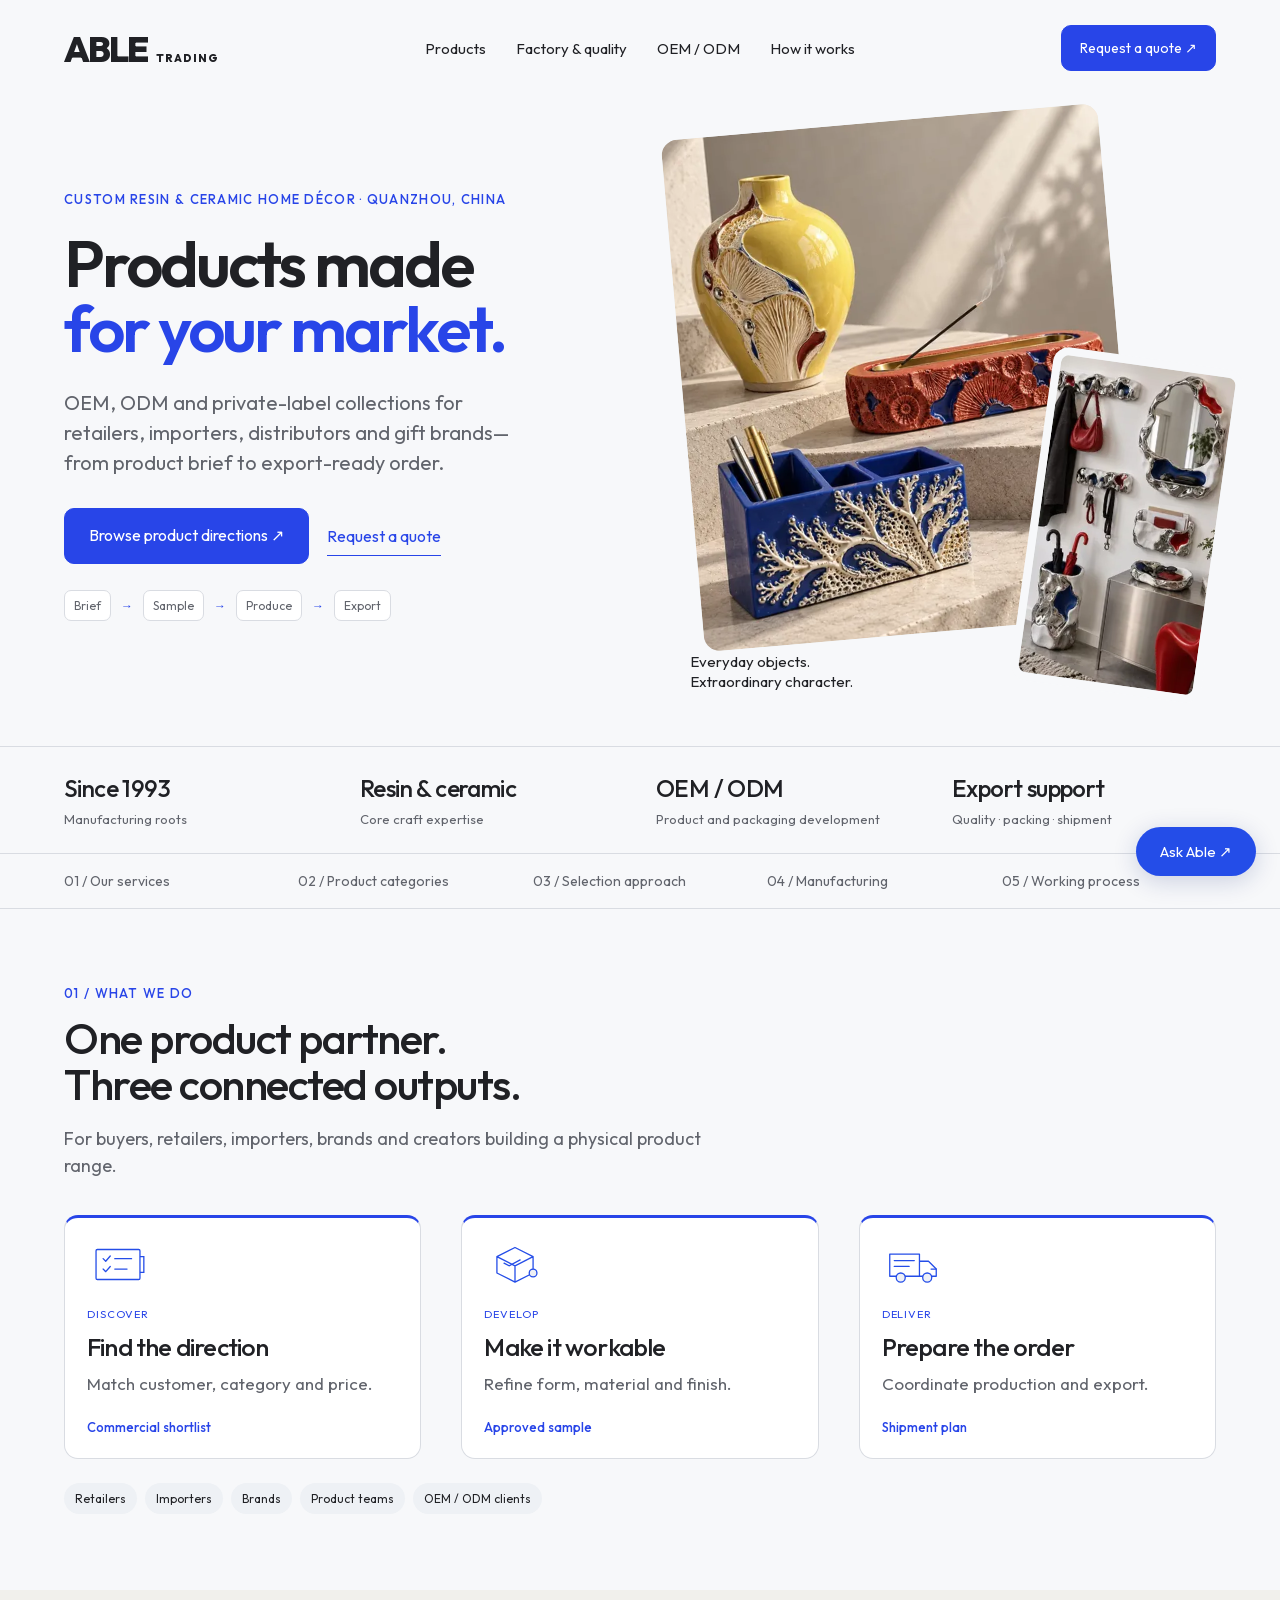
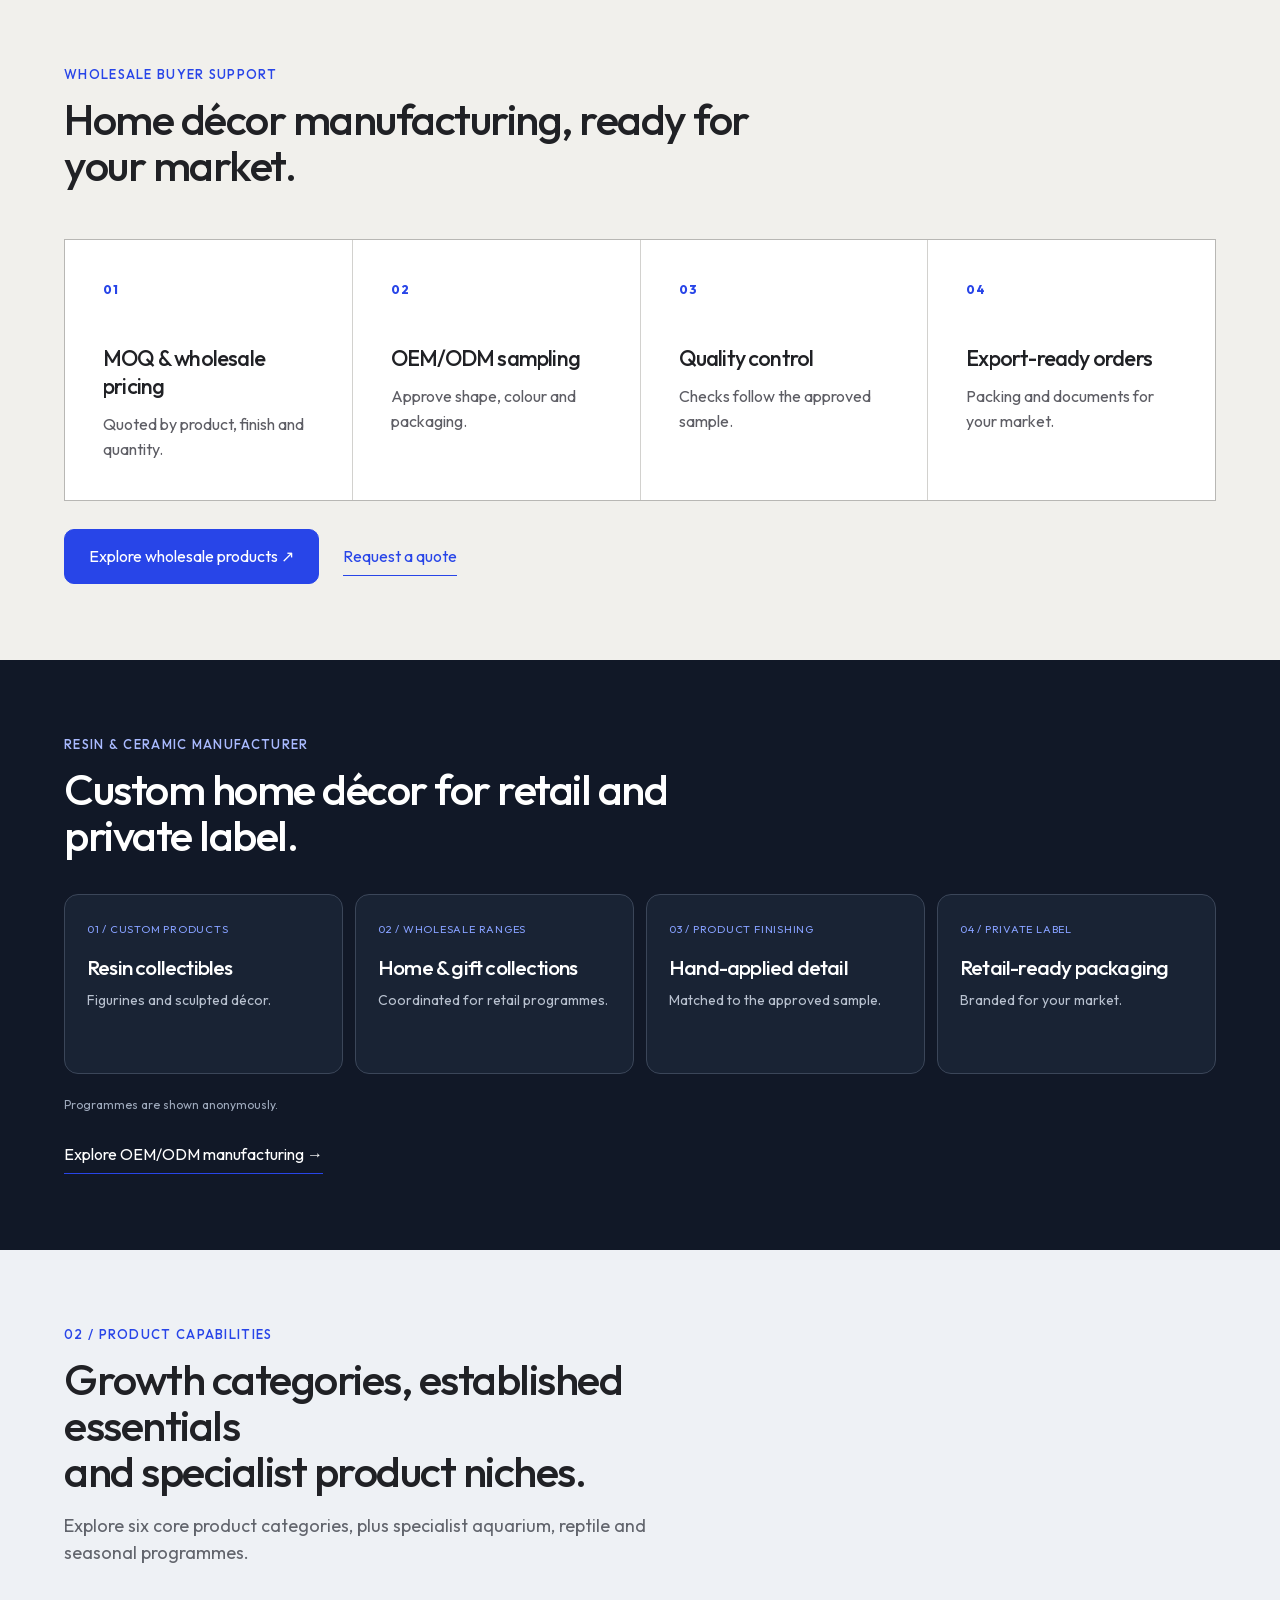
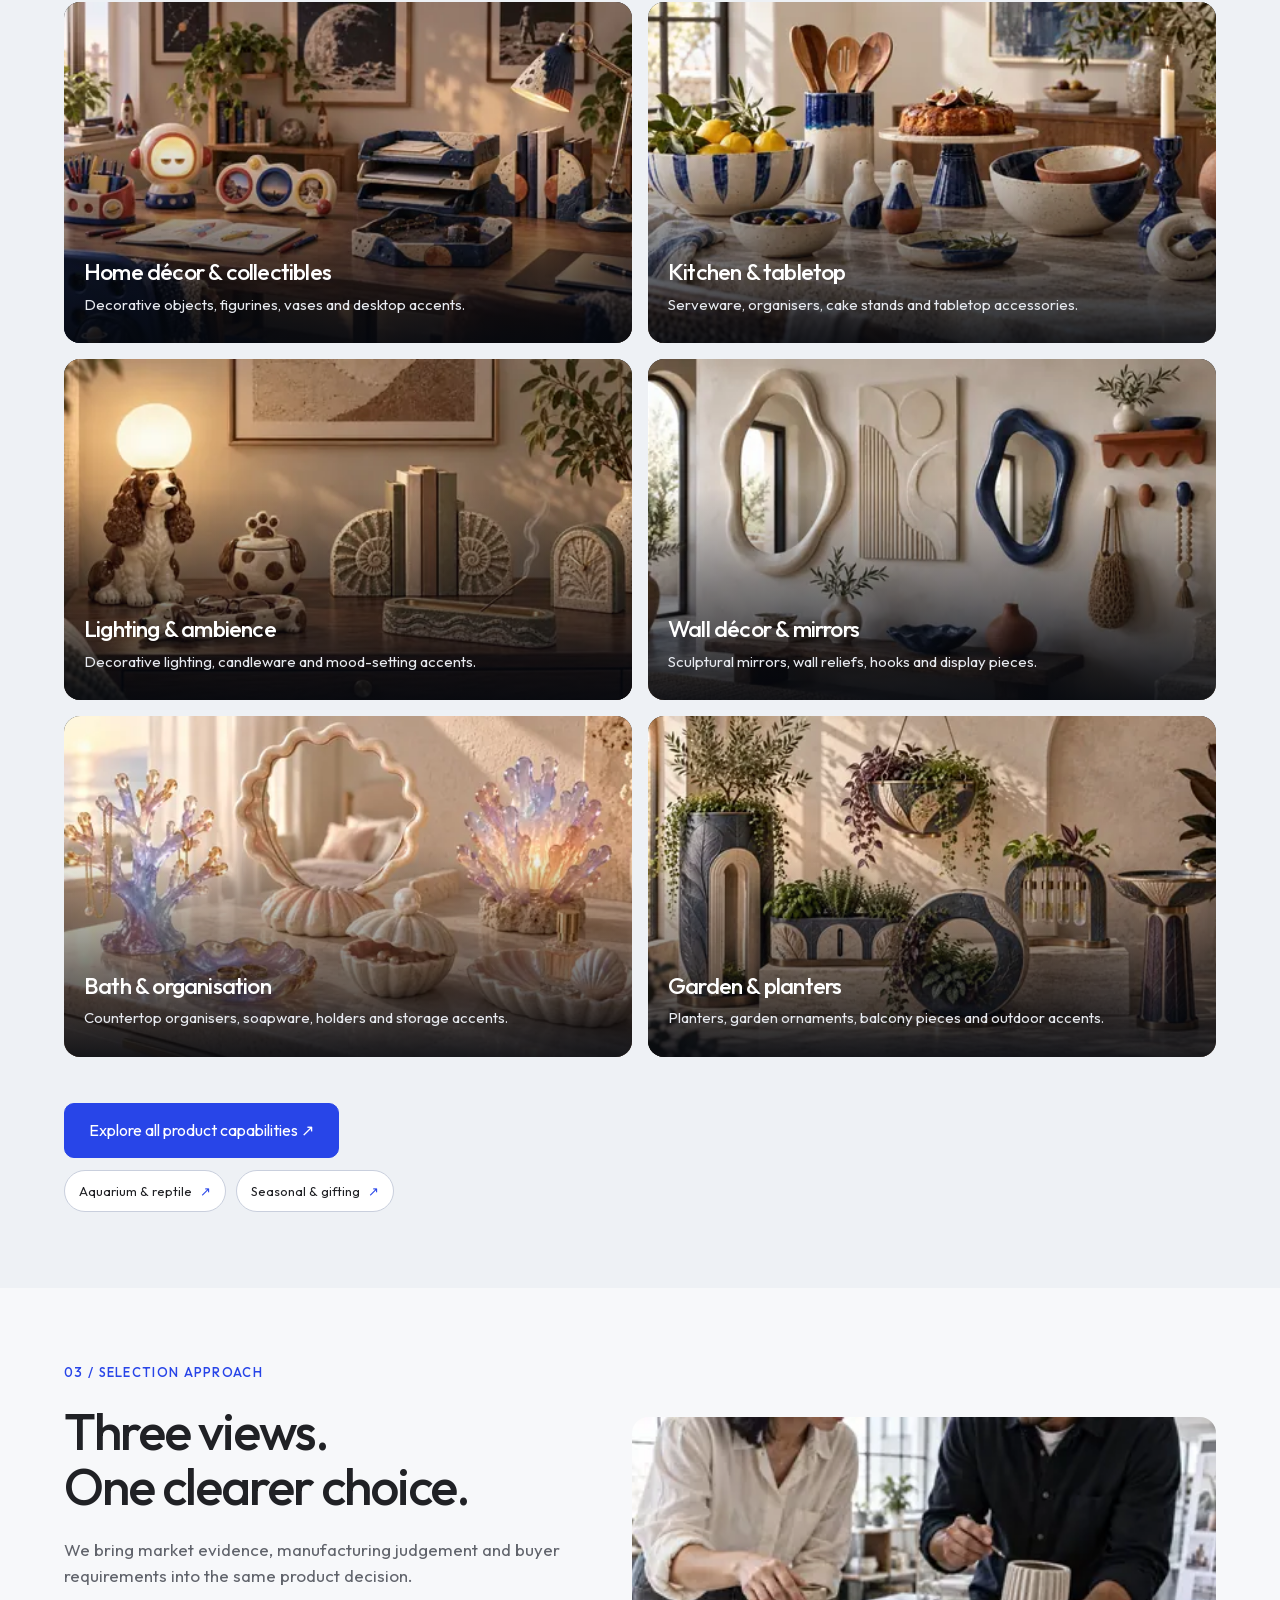
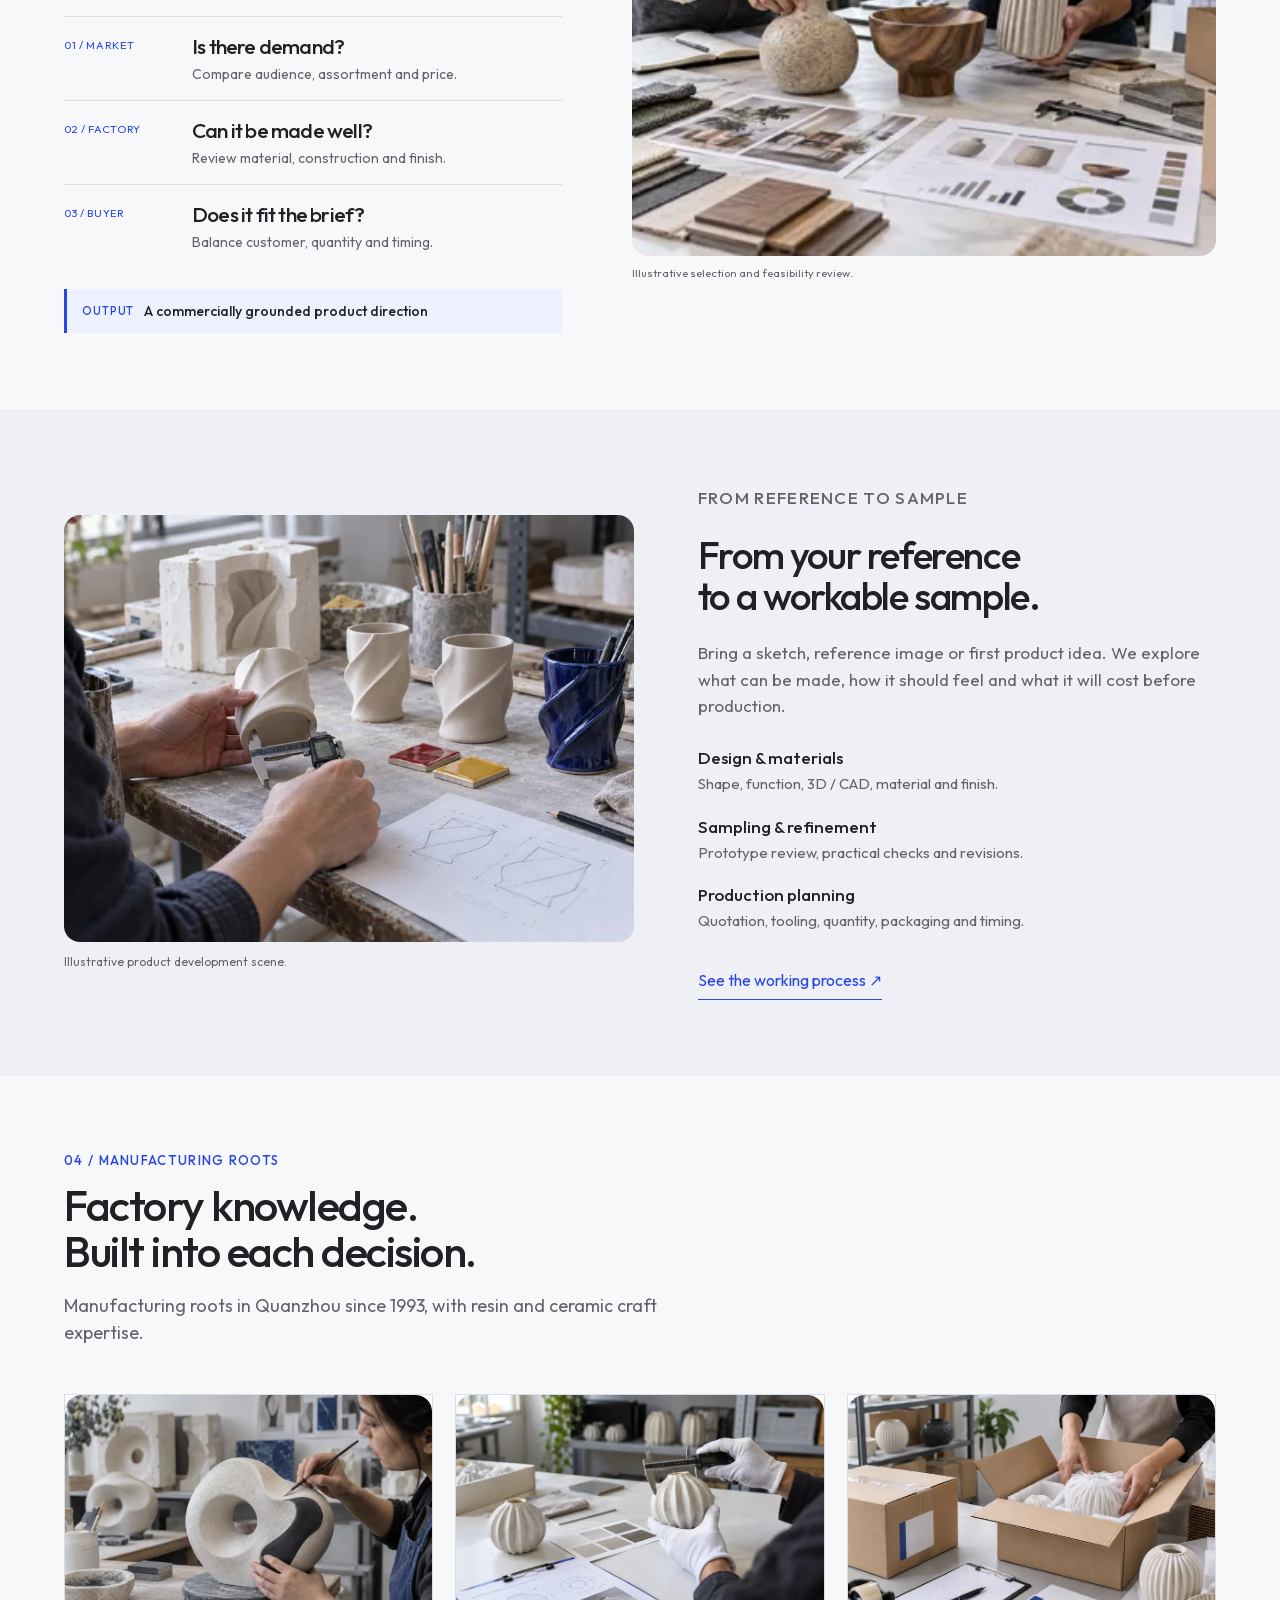
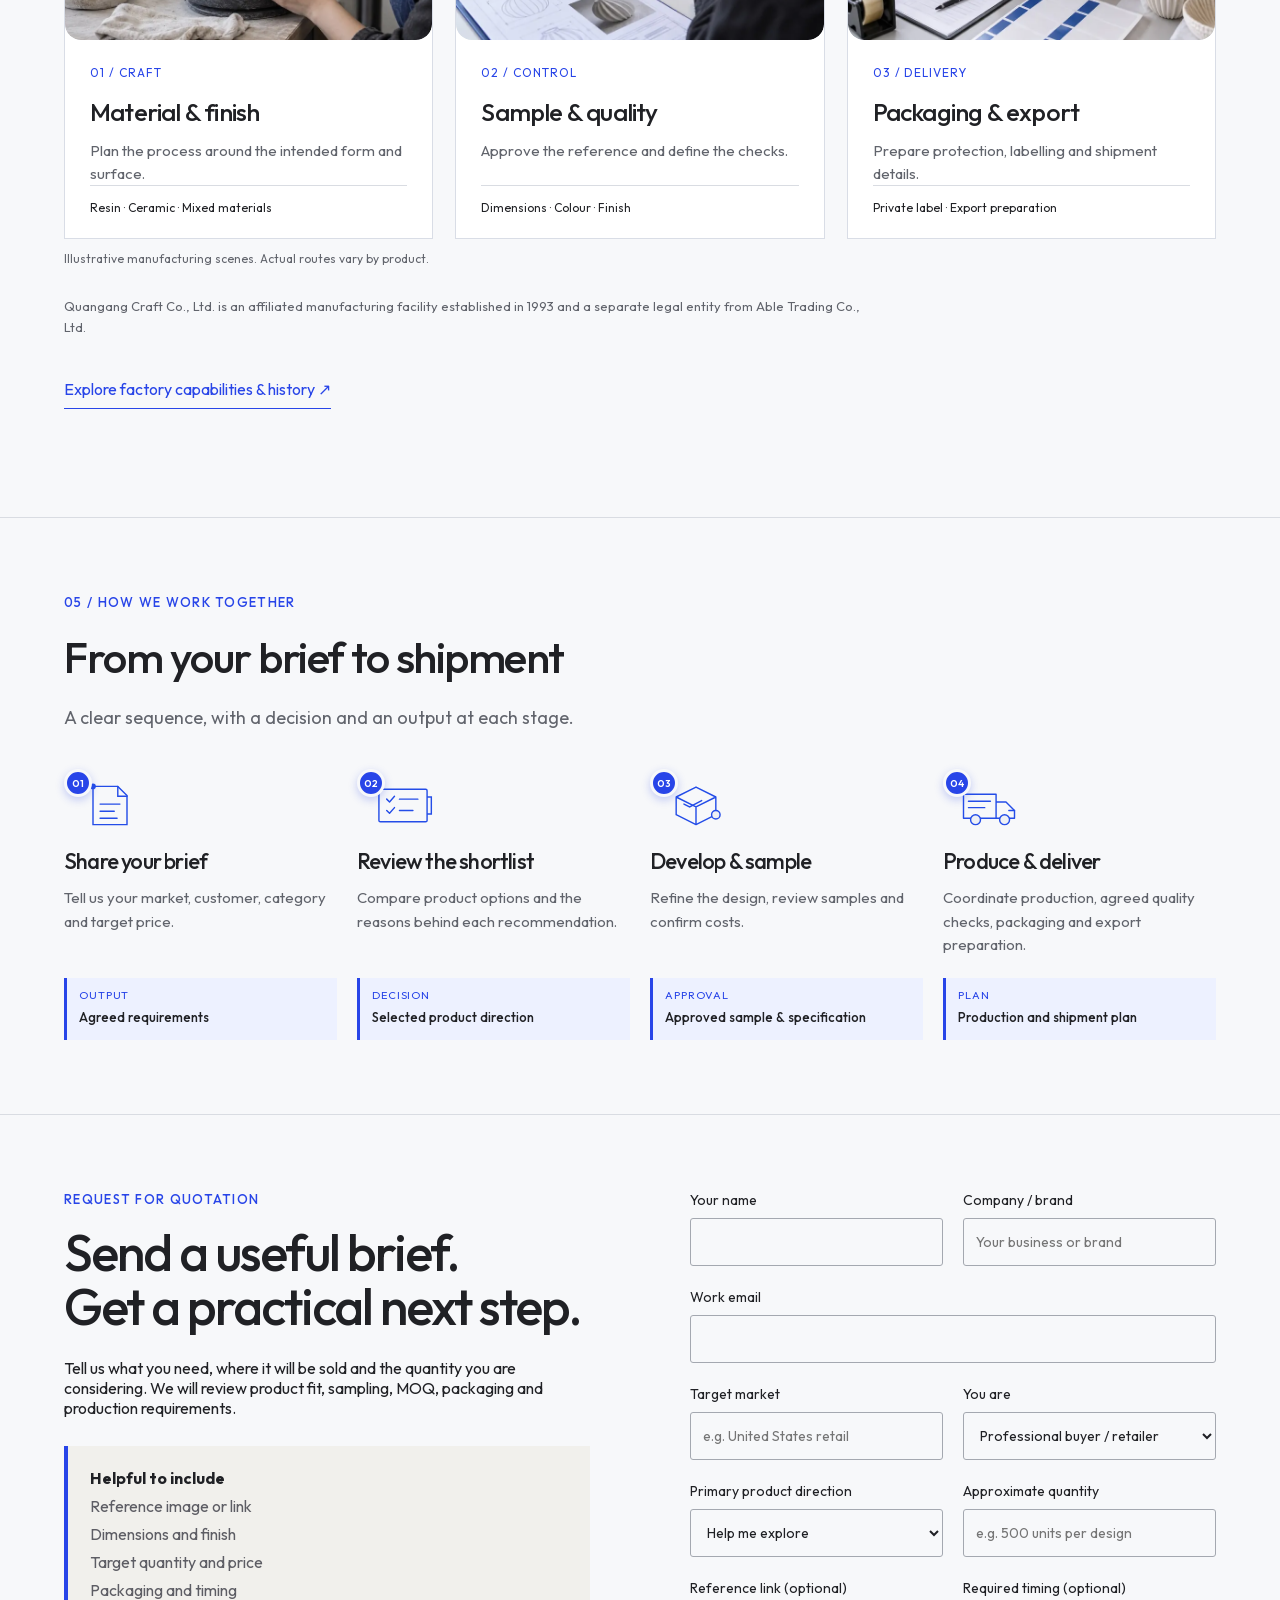
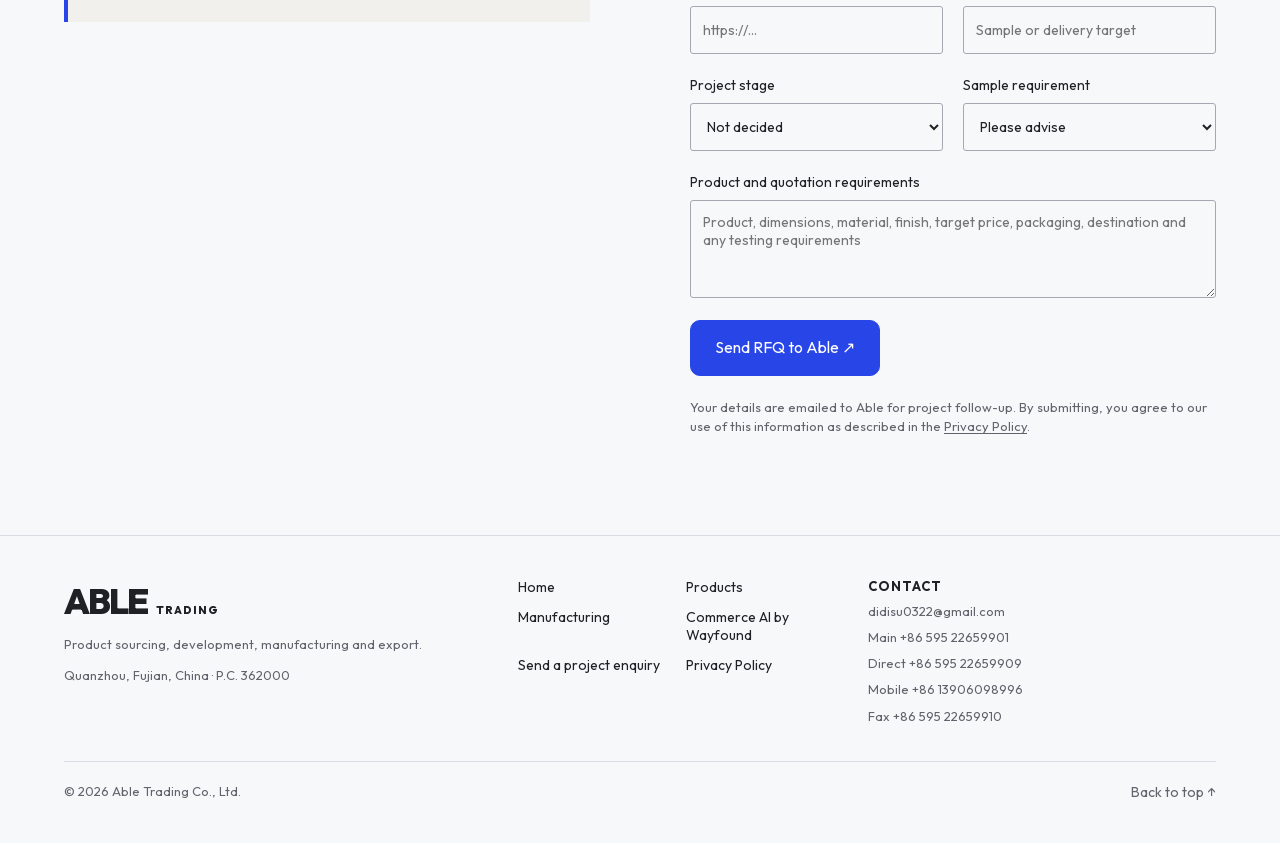
<file: index.html>
<!doctype html>
<html lang="en">
<head>
  <meta charset="utf-8"><meta name="viewport" content="width=device-width,initial-scale=1">
  <title>Custom Resin &amp; Ceramic Home Décor Manufacturer | Able Trading</title><meta name="robots" content="index,follow,max-image-preview:large">
  <meta name="description" content="OEM, ODM and private-label resin and ceramic home décor manufacturing in Quanzhou, China for retailers, importers, distributors and gift brands.">
  <!-- SEARCH_CONSOLE_VERIFICATION: add the real google-site-verification meta tag here, or use DNS verification for a Domain Property. -->
  <link rel="canonical" href="https://able-sooty.vercel.app/">
  <meta property="og:title" content="Product sourcing &amp; custom manufacturing | Able Trading">
  <meta property="og:description" content="Move from product opportunity to buyer-ready range, sampling, manufacturing and export in China.">
  <meta property="og:type" content="website"><meta property="og:url" content="https://able-sooty.vercel.app/">
  <meta property="og:image" content="https://able-sooty.vercel.app/assets/able-trading-og.jpg">
  <meta property="og:image:width" content="1200"><meta property="og:image:height" content="630">
  <meta property="og:image:alt" content="Colourful home décor and tabletop products developed by Able Trading">
  <meta name="twitter:card" content="summary_large_image">
  <meta name="twitter:title" content="Product sourcing &amp; custom manufacturing | Able Trading">
  <meta name="twitter:description" content="Move from product opportunity to buyer-ready range, sampling, manufacturing and export in China.">
  <meta name="twitter:image" content="https://able-sooty.vercel.app/assets/able-trading-og.jpg">
  <meta name="keywords" content="home decor manufacturer, kitchen tabletop supplier, lighting manufacturer, wall decor mirror supplier, bath organisation, garden planter manufacturer, aquarium ornaments, seasonal giftware, private label home accessories, China sourcing">
  <link rel="stylesheet" href="direction.css?v=evidence-3">
  <link rel="stylesheet" href="layout.css?v=manufacturing-visual-1">
  <link rel="stylesheet" href="trade.css?v=1">
  <link rel="icon" href="data:image/svg+xml,%3Csvg xmlns='http://www.w3.org/2000/svg' viewBox='0 0 32 32'%3E%3Crect width='32' height='32' fill='%232845e8'/%3E%3Ctext x='5' y='25' fill='white' font-size='26' font-family='Arial' font-weight='bold'%3EA%3C/text%3E%3C/svg%3E">
  <script src="enquiry.js?v=seo-analytics-1" defer></script>
  <script src="direction.js?v=email-1" defer></script>
  <script src="trade.js?v=1" defer></script>
<link rel="stylesheet" href="site.css?v=performance-1"><link rel="stylesheet" href="visual.css?v=performance-1"><script src="site.js?v=performance-1" defer></script><script type="application/ld+json">{"@context":"https://schema.org","@type":"ItemList","name":"Able Trading product categories","itemListElement":[{"@type":"ListItem","position":1,"name":"Home decor and collectibles"},{"@type":"ListItem","position":2,"name":"Kitchen and tabletop"},{"@type":"ListItem","position":3,"name":"Lighting and ambience"},{"@type":"ListItem","position":4,"name":"Wall decor and mirrors"},{"@type":"ListItem","position":5,"name":"Bath and organisation"},{"@type":"ListItem","position":6,"name":"Garden and planters"},{"@type":"ListItem","position":7,"name":"Aquarium and reptile"},{"@type":"ListItem","position":8,"name":"Seasonal and gifting"}]}</script><script src="analytics-config.js?v=3" defer></script><script src="analytics.js?v=3" defer></script><!-- Unified site identity and page schema --><script type="application/ld+json">{"@context":"https://schema.org","@graph":[{"@type":"Organization","@id":"https://able-sooty.vercel.app/#organization","name":"Able Trading Co., Ltd.","url":"https://able-sooty.vercel.app/","logo":{"@type":"ImageObject","url":"https://able-sooty.vercel.app/assets/able-trading-logo.svg"},"email":"didisu0322@gmail.com","address":{"@type":"PostalAddress","addressLocality":"Quanzhou","addressRegion":"Fujian","postalCode":"362000","addressCountry":"CN"},"contactPoint":[{"@type":"ContactPoint","contactType":"business enquiries","email":"didisu0322@gmail.com","telephone":"+86-595-22659901","faxNumber":"+86-595-22659910"},{"@type":"ContactPoint","contactType":"direct line","telephone":"+86-595-22659909"},{"@type":"ContactPoint","contactType":"mobile enquiries","telephone":"+86-13906098996"}]},{"@type":"WebSite","@id":"https://able-sooty.vercel.app/#website","url":"https://able-sooty.vercel.app/","name":"Able Trading | Product Sourcing, Development & Manufacturing","description":"Product sourcing, product development, resin and ceramic manufacturing, OEM/ODM and commerce support for B2B buyers.","publisher":{"@id":"https://able-sooty.vercel.app/#organization"}}]}</script></head>
<body class="home-polish">
<header class="site-header shell">
  <a class="brand" href="#top" aria-label="Able Trading home">ABLE<span>TRADING</span></a>
  <nav aria-label="Main navigation"><a href="products.html">Products</a><a href="manufacturing.html">Factory &amp; quality</a><a href="manufacturing.html#capabilities">OEM / ODM</a><a href="#process">How it works</a></nav>
  <a class="button small" href="#brief" data-analytics-id="trade_enquiry_header" data-analytics-stream="trade">Request a quote ↗</a>
</header>
<main>
  <section class="hero shell" id="top">
    <div class="hero-copy"><p class="eyebrow">Custom resin &amp; ceramic home décor · Quanzhou, China</p><h1>Products made<br><span>for your market.</span></h1><p class="hero-lead">OEM, ODM and private-label collections for retailers, importers, distributors and gift brands—from product brief to export-ready order.</p><div class="hero-actions"><a class="button" href="products.html" data-analytics-id="home_explore_products" data-analytics-stream="trade">Browse product directions ↗</a><a class="text-button" href="#brief" data-analytics-id="home_start_quote" data-analytics-stream="trade">Request a quote</a></div><div class="hero-path" aria-label="Able product journey"><span>Brief</span><i>→</i><span>Sample</span><i>→</i><span>Produce</span><i>→</i><span>Export</span></div></div>
    <div class="hero-art" aria-label="Expressive homeware product references">
      <figure class="hero-blue"><img src="assets/optimized/playful-utility.webp" width="1122" height="1402" fetchpriority="high" decoding="sync" alt="Colourful ceramic vase, incense holder and desktop organiser" srcset="assets/optimized/playful-utility-480.webp 480w, assets/optimized/playful-utility-560.webp 560w, assets/optimized/playful-utility-640.webp 640w, assets/optimized/playful-utility-800.webp 800w, assets/optimized/playful-utility.webp 1122w" sizes="(max-width: 767px) 86vw, 42vw"></figure>
      <figure class="hero-red"><img src="assets/optimized/social-tabletop.webp" width="1086" height="1448" loading="lazy" decoding="async" alt="Sculptural metallic hallway organisers, mirror, hooks and umbrella stand" srcset="assets/optimized/social-tabletop-320.webp 320w, assets/optimized/social-tabletop-480.webp 480w, assets/optimized/social-tabletop-640.webp 640w, assets/optimized/social-tabletop-800.webp 800w, assets/optimized/social-tabletop.webp 1086w" sizes="(max-width: 767px) 38vw, 18vw"></figure>
      <span class="art-caption">Everyday objects.<br>Extraordinary character.</span>
    </div>
  </section>

  <div class="heritage-strip trade-proof-strip shell" aria-label="Manufacturing and buyer support"><p><strong>Since 1993</strong><span>Manufacturing roots</span></p><p><strong>Resin &amp; ceramic</strong><span>Core craft expertise</span></p><p><strong>OEM / ODM</strong><span>Product and packaging development</span></p><p><strong>Export support</strong><span>Quality · packing · shipment</span></p></div>
  <nav class="page-route shell" aria-label="Page sections"><a href="#services">01 / Our services</a><a href="#edit">02 / Product categories</a><a href="#thinking">03 / Selection approach</a><a href="#manufacturing">04 / Manufacturing</a><a href="#process">05 / Working process</a></nav>
  <section class="section shell services" id="services">
  <div class="section-heading compact-heading"><p class="eyebrow">01 / What we do</p><h2>One product partner.<br>Three connected outputs.</h2><p>For buyers, retailers, importers, brands and creators building a physical product range.</p></div>
  <div class="service-list visual-services"><article><img src="assets/home/process/process-step-shortlist.svg" width="96" height="72" alt="" aria-hidden="true"><span>Discover</span><h3>Find the direction</h3><p>Match customer, category and price.</p><strong>Commercial shortlist</strong></article><article><img src="assets/home/process/process-step-sample.svg" width="96" height="72" alt="" aria-hidden="true"><span>Develop</span><h3>Make it workable</h3><p>Refine form, material and finish.</p><strong>Approved sample</strong></article><article><img src="assets/home/process/process-step-shipment.svg" width="96" height="72" alt="" aria-hidden="true"><span>Deliver</span><h3>Prepare the order</h3><p>Coordinate production and export.</p><strong>Shipment plan</strong></article></div>
  <div class="audience-chips" aria-label="Who we work with"><span>Retailers</span><span>Importers</span><span>Brands</span><span>Product teams</span><span>OEM / ODM clients</span></div>
</section>
<section class="section buyer-facts" id="buyer-facts"><div class="shell"><div class="section-heading compact-heading"><p class="eyebrow">Wholesale buyer support</p><h2>Home décor manufacturing, ready for your market.</h2></div><div class="buyer-fact-grid"><article><span>01</span><h3>MOQ &amp; wholesale pricing</h3><p>Quoted by product, finish and quantity.</p></article><article><span>02</span><h3>OEM/ODM sampling</h3><p>Approve shape, colour and packaging.</p></article><article><span>03</span><h3>Quality control</h3><p>Checks follow the approved sample.</p></article><article><span>04</span><h3>Export-ready orders</h3><p>Packing and documents for your market.</p></article></div><div class="buyer-fact-actions"><a class="button" href="products.html">Explore wholesale products ↗</a><a class="text-button" href="#brief">Request a quote</a></div></div></section>
<section class="section anonymous-experience" id="experience"><div class="shell"><div class="section-heading compact-heading"><p class="eyebrow">Resin &amp; ceramic manufacturer</p><h2>Custom home décor for retail and private label.</h2></div><div class="anonymous-program-grid" aria-label="Resin and ceramic home decor manufacturing capabilities"><article><span>01 / Custom products</span><h3>Resin collectibles</h3><p>Figurines and sculpted décor.</p></article><article><span>02 / Wholesale ranges</span><h3>Home &amp; gift collections</h3><p>Coordinated for retail programmes.</p></article><article><span>03 / Product finishing</span><h3>Hand-applied detail</h3><p>Matched to the approved sample.</p></article><article><span>04 / Private label</span><h3>Retail-ready packaging</h3><p>Branded for your market.</p></article></div><p class="experience-disclaimer">Programmes are shown anonymously.</p><div class="experience-actions"><a class="text-button" href="manufacturing.html" data-analytics-id="home_view_manufacturing_experience" data-analytics-stream="manufacturing">Explore OEM/ODM manufacturing →</a></div></div></section>
  <section class="section categories home-categories" id="edit"><div class="shell">
 <div class="section-heading compact-heading"><p class="eyebrow">02 / Product capabilities</p><h2>Growth categories, established essentials<br>and specialist product niches.</h2><p>Explore six core product categories, plus specialist aquarium, reptile and seasonal programmes.</p></div>
 <div class="category-grid capability-grid home-bento">
  <article class="featured"><img src="assets/optimized/categories/home.webp" width="1612" height="907" loading="lazy" decoding="async" alt="Home décor and collectible ceramic products" srcset="assets/optimized/categories/home-480.webp 480w, assets/optimized/categories/home-800.webp 800w, assets/optimized/categories/home-1200.webp 1200w, assets/optimized/categories/home.webp 1600w" sizes="(max-width: 767px) calc(100vw - 32px), 50vw"><div><h3>Home décor &amp; collectibles</h3><p>Decorative objects, figurines, vases and desktop accents.</p></div></article>
  <article class="featured"><img src="assets/optimized/categories/kitchen-tabletop.webp" width="1800" height="1013" loading="lazy" decoding="async" alt="Coordinated ceramic kitchen and tabletop collection" srcset="assets/optimized/categories/kitchen-tabletop-480.webp 480w, assets/optimized/categories/kitchen-tabletop-800.webp 800w, assets/optimized/categories/kitchen-tabletop-1200.webp 1200w, assets/optimized/categories/kitchen-tabletop.webp 1600w" sizes="(max-width: 767px) calc(100vw - 32px), 50vw"><div><h3>Kitchen &amp; tabletop</h3><p>Serveware, organisers, cake stands and tabletop accessories.</p></div></article>
  <article><img src="assets/optimized/categories/lifestyle.webp" width="1655" height="931" loading="lazy" decoding="async" alt="Decorative ceramic lighting and ambience accessories" srcset="assets/optimized/categories/lifestyle-480.webp 480w, assets/optimized/categories/lifestyle-800.webp 800w, assets/optimized/categories/lifestyle-1200.webp 1200w, assets/optimized/categories/lifestyle.webp 1600w" sizes="(max-width: 767px) calc(100vw - 32px), 50vw"><div><h3>Lighting &amp; ambience</h3><p>Decorative lighting, candleware and mood-setting accents.</p></div></article>
  <article><img src="assets/optimized/categories/wall-decor-mirrors.webp" width="1800" height="1013" loading="lazy" decoding="async" alt="Sculptural mirrors, wall relief and decorative hooks" srcset="assets/optimized/categories/wall-decor-mirrors-480.webp 480w, assets/optimized/categories/wall-decor-mirrors-800.webp 800w, assets/optimized/categories/wall-decor-mirrors-1200.webp 1200w, assets/optimized/categories/wall-decor-mirrors.webp 1600w" sizes="(max-width: 767px) calc(100vw - 32px), 50vw"><div><h3>Wall décor &amp; mirrors</h3><p>Sculptural mirrors, wall reliefs, hooks and display pieces.</p></div></article>
  <article><img src="assets/optimized/categories/bath-organisation.webp" width="1800" height="1013" loading="lazy" decoding="async" alt="Shell-inspired bathroom and jewellery organisers" srcset="assets/optimized/categories/bath-organisation-480.webp 480w, assets/optimized/categories/bath-organisation-800.webp 800w, assets/optimized/categories/bath-organisation-1200.webp 1200w, assets/optimized/categories/bath-organisation.webp 1600w" sizes="(max-width: 767px) calc(100vw - 32px), 50vw"><div><h3>Bath &amp; organisation</h3><p>Countertop organisers, soapware, holders and storage accents.</p></div></article>
  <article><img src="assets/optimized/categories/garden-optimized.webp" width="1600" height="900" loading="lazy" decoding="async" alt="Decorative garden planters and outdoor accessories" srcset="assets/optimized/categories/garden-optimized-480.webp 480w, assets/optimized/categories/garden-optimized-800.webp 800w, assets/optimized/categories/garden-optimized-1200.webp 1200w, assets/optimized/categories/garden-optimized.webp 1600w" sizes="(max-width: 767px) calc(100vw - 32px), 50vw"><div><h3>Garden &amp; planters</h3><p>Planters, garden ornaments, balcony pieces and outdoor accents.</p></div></article>
 </div><div class="section-actions home-category-actions"><a class="button" href="products.html" data-analytics-id="home_explore_categories" data-analytics-stream="trade">Explore all product capabilities ↗</a><div class="specialist-category-links" aria-label="Specialist product programmes"><a href="products.html?category=habitat#direction" data-analytics-category="habitat">Aquarium &amp; reptile</a><a href="products.html?category=seasonal#direction" data-analytics-category="seasonal">Seasonal &amp; gifting</a></div></div>
</div></section>
<section class="section shell approach home-selection" id="thinking">
 <div><p class="eyebrow">03 / Selection approach</p><h2>Three views.<br>One clearer choice.</h2><p class="selection-intro">We bring market evidence, manufacturing judgement and buyer requirements into the same product decision.</p><ol class="selection-points"><li><span>01 / Market</span><h3>Is there demand?</h3><p>Compare audience, assortment and price.</p></li><li><span>02 / Factory</span><h3>Can it be made well?</h3><p>Review material, construction and finish.</p></li><li><span>03 / Buyer</span><h3>Does it fit the brief?</h3><p>Balance customer, quantity and timing.</p></li></ol><p class="selection-output"><span>Output</span>A commercially grounded product direction</p></div>
 <figure><img src="assets/optimized/home/selection-review.webp" width="1800" height="1013" loading="lazy" decoding="async" alt="Illustrative buyer and product developer reviewing prototypes, materials and product data" srcset="assets/optimized/home/selection-review-480.webp 480w, assets/optimized/home/selection-review-800.webp 800w, assets/optimized/home/selection-review-1200.webp 1200w, assets/optimized/home/selection-review.webp 1600w" sizes="(max-width: 767px) calc(100vw - 32px), 50vw"><figcaption>Illustrative selection and feasibility review.</figcaption></figure>
</section>
<section class="section development" id="development"><div class="shell development-grid">
 <figure><img src="assets/optimized/factory-review-concept-optimized.webp" width="1400" height="1050" loading="lazy" decoding="async" alt="Illustrative ceramic concept development and sample measurement" srcset="assets/optimized/factory-review-concept-optimized-480.webp 480w, assets/optimized/factory-review-concept-optimized-800.webp 800w, assets/optimized/factory-review-concept-optimized-1200.webp 1200w, assets/optimized/factory-review-concept-optimized.webp 1400w" sizes="(max-width: 767px) calc(100vw - 32px), 50vw"><figcaption>Illustrative product development scene.</figcaption></figure>
 <div><p class="eyebrow">From reference to sample</p><h2>From your reference<br>to a workable sample.</h2><p>Bring a sketch, reference image or first product idea. We explore what can be made, how it should feel and what it will cost before production.</p><ul><li><strong>Design &amp; materials</strong><span>Shape, function, 3D / CAD, material and finish.</span></li><li><strong>Sampling &amp; refinement</strong><span>Prototype review, practical checks and revisions.</span></li><li><strong>Production planning</strong><span>Quotation, tooling, quantity, packaging and timing.</span></li></ul><a class="text-button" href="#process">See the working process ↗</a></div>
</div></section>
<section class="section shell manufacturing" id="manufacturing">
 <div class="section-heading compact-heading"><p class="eyebrow">04 / Manufacturing roots</p><h2>Factory knowledge.<br>Built into each decision.</h2><p>Manufacturing roots in Quanzhou since 1993, with resin and ceramic craft expertise.</p></div>
 <div class="manufacturing-evidence"><article class="evidence-card"><figure><img src="assets/optimized/home/manufacturing/materials-craft-manufacturing.webp" width="1200" height="800" loading="lazy" decoding="async" alt="Illustrative hand finishing of a decorative object" srcset="assets/optimized/home/manufacturing/materials-craft-manufacturing-480.webp 480w, assets/optimized/home/manufacturing/materials-craft-manufacturing-800.webp 800w, assets/optimized/home/manufacturing/materials-craft-manufacturing-1200.webp 1200w, assets/optimized/home/manufacturing/materials-craft-manufacturing.webp 1200w" sizes="(max-width: 767px) calc(100vw - 32px), 50vw"></figure><div class="evidence-copy"><span class="evidence-index">01 / Craft</span><h3>Material &amp; finish</h3><p>Plan the process around the intended form and surface.</p><small>Resin · Ceramic · Mixed materials</small></div></article><article class="evidence-card"><figure><img src="assets/optimized/home/manufacturing/production-quality-check.webp" width="1200" height="800" loading="lazy" decoding="async" alt="Illustrative product quality check against specification" srcset="assets/optimized/home/manufacturing/production-quality-check-480.webp 480w, assets/optimized/home/manufacturing/production-quality-check-800.webp 800w, assets/optimized/home/manufacturing/production-quality-check-1200.webp 1200w, assets/optimized/home/manufacturing/production-quality-check.webp 1200w" sizes="(max-width: 767px) calc(100vw - 32px), 50vw"></figure><div class="evidence-copy"><span class="evidence-index">02 / Control</span><h3>Sample &amp; quality</h3><p>Approve the reference and define the checks.</p><small>Dimensions · Colour · Finish</small></div></article><article class="evidence-card"><figure><img src="assets/optimized/home/manufacturing/packaging-export-prep.webp" width="1200" height="800" loading="lazy" decoding="async" alt="Illustrative protective packaging for export" srcset="assets/optimized/home/manufacturing/packaging-export-prep-480.webp 480w, assets/optimized/home/manufacturing/packaging-export-prep-800.webp 800w, assets/optimized/home/manufacturing/packaging-export-prep-1200.webp 1200w, assets/optimized/home/manufacturing/packaging-export-prep.webp 1200w" sizes="(max-width: 767px) calc(100vw - 32px), 50vw"></figure><div class="evidence-copy"><span class="evidence-index">03 / Delivery</span><h3>Packaging &amp; export</h3><p>Prepare protection, labelling and shipment details.</p><small>Private label · Export preparation</small></div></article></div>
 <p class="evidence-note">Illustrative manufacturing scenes. Actual routes vary by product.</p><p class="factory-relationship">Quangang Craft Co., Ltd. is an affiliated manufacturing facility established in 1993 and a separate legal entity from Able Trading Co., Ltd.</p><a class="text-button manufacturing-link" href="manufacturing.html" data-analytics-id="home_explore_factory" data-analytics-stream="manufacturing">Explore factory capabilities &amp; history ↗</a>
</section>

<section class="section shell working-process" id="process">
    <div class="section-heading"><p class="eyebrow">05 / How we work together</p><h2>From your brief to shipment</h2><p>A clear sequence, with a decision and an output at each stage.</p></div>
    <ol class="process-journey"><li><div class="process-anchor"><span>01</span></div><img src="assets/home/process/process-step-brief.svg" width="96" height="72" loading="lazy" alt="" aria-hidden="true"><div class="process-copy"><h3>Share your brief</h3><p>Tell us your market, customer, category and target price.</p><div class="process-output"><small>Output</small><strong>Agreed requirements</strong></div></div></li><li><div class="process-anchor"><span>02</span></div><img src="assets/home/process/process-step-shortlist.svg" width="96" height="72" loading="lazy" alt="" aria-hidden="true"><div class="process-copy"><h3>Review the shortlist</h3><p>Compare product options and the reasons behind each recommendation.</p><div class="process-output"><small>Decision</small><strong>Selected product direction</strong></div></div></li><li><div class="process-anchor"><span>03</span></div><img src="assets/home/process/process-step-sample.svg" width="96" height="72" loading="lazy" alt="" aria-hidden="true"><div class="process-copy"><h3>Develop &amp; sample</h3><p>Refine the design, review samples and confirm costs.</p><div class="process-output"><small>Approval</small><strong>Approved sample &amp; specification</strong></div></div></li><li><div class="process-anchor"><span>04</span></div><img src="assets/home/process/process-step-shipment.svg" width="96" height="72" loading="lazy" alt="" aria-hidden="true"><div class="process-copy"><h3>Produce &amp; deliver</h3><p>Coordinate production, agreed quality checks, packaging and export preparation.</p><div class="process-output"><small>Plan</small><strong>Production and shipment plan</strong></div></div></li></ol>
  </section>
<section class="brief section shell rfq-section" id="brief"><div><p class="eyebrow">Request for quotation</p><h2>Send a useful brief.<br>Get a practical next step.</h2><p>Tell us what you need, where it will be sold and the quantity you are considering. We will review product fit, sampling, MOQ, packaging and production requirements.</p><div class="rfq-note"><strong>Helpful to include</strong><span>Reference image or link</span><span>Dimensions and finish</span><span>Target quantity and price</span><span>Packaging and timing</span></div></div><form id="direction-form"><input type="text" name="website_confirm" tabindex="-1" autocomplete="off" hidden aria-hidden="true"><div class="form-row"><label>Your name<input name="name" required autocomplete="name"></label><label>Company / brand<input name="company" autocomplete="organization" placeholder="Your business or brand"></label></div><label>Work email<input name="email" type="email" required autocomplete="email"></label><div class="form-row"><label>Target market<input name="market" required placeholder="e.g. United States retail"></label><label>You are<select name="buyer_type"><option>Professional buyer / retailer</option><option>Supermarket / retail chain</option><option>Importer / distributor</option><option>Brand / commissioning client</option><option>Creator / first product launch</option><option>Another business</option></select></label></div><label class="quote-selection-field" hidden>Selected product directions<textarea name="selected_products" rows="2" readonly></textarea></label><div class="form-row"><label>Primary product direction<select name="direction" id="product-direction"><option>Help me explore</option><option>Home décor &amp; collectibles</option><option>Kitchen &amp; tabletop</option><option>Lighting &amp; ambience</option><option>Wall décor &amp; mirrors</option><option>Bath &amp; organisation</option><option>Garden &amp; planters</option><option>Aquarium &amp; reptile</option><option>Seasonal &amp; gifting</option><option>Another direction</option></select></label><label>Approximate quantity<input name="quantity" placeholder="e.g. 500 units per design"></label></div><div class="form-row"><label>Reference link (optional)<input name="reference_url" type="url" placeholder="https://..."></label><label>Required timing (optional)<input name="delivery_timing" placeholder="Sample or delivery target"></label></div><div class="form-row"><label>Project stage<select name="project_stage"><option value="">Not decided</option><option>Exploring ready directions</option><option>Developing a custom product</option><option>Planning a retail range</option><option>Preparing a repeat order</option></select></label><label>Sample requirement<select name="sample_requirement"><option value="">Please advise</option><option>Physical sample required</option><option>3D / rendering first</option><option>Existing item sample</option><option>No sample needed yet</option></select></label></div><label>Product and quotation requirements<textarea name="brief" required rows="4" placeholder="Product, dimensions, material, finish, target price, packaging, destination and any testing requirements"></textarea></label><button class="button" type="submit">Send RFQ to Able ↗</button><p class="form-note">Your details are emailed to Able for project follow-up. By submitting, you agree to our use of this information as described in the <a href="privacy.html">Privacy Policy</a>.</p><p id="brief-status" role="status"></p></form></section>
</main>
<footer class="site-footer shell"><div class="footer-brand"><a class="brand" href="/" aria-label="Able Trading home">ABLE<span>TRADING</span></a><p>Product sourcing, development, manufacturing and export.</p><p>Quanzhou, Fujian, China · P.C. 362000</p></div><nav aria-label="Footer navigation"><a href="/">Home</a><a href="products.html">Products</a><a href="manufacturing.html">Manufacturing</a><a href="commerce-ai.html">Commerce AI by Wayfound</a><a href="/#brief">Send a project enquiry</a><a href="privacy.html">Privacy Policy</a></nav><address class="footer-contact"><strong>Contact</strong><a href="mailto:didisu0322@gmail.com">didisu0322@gmail.com</a><a href="tel:+8659522659901">Main +86 595 22659901</a><a href="tel:+8659522659909">Direct +86 595 22659909</a><a href="tel:+8613906098996">Mobile +86 13906098996</a><span>Fax +86 595 22659910</span></address><div class="footer-meta"><p>© 2026 Able Trading Co., Ltd.</p><a href="#top">Back to top ↑</a></div></footer>
</body></html>
</file>
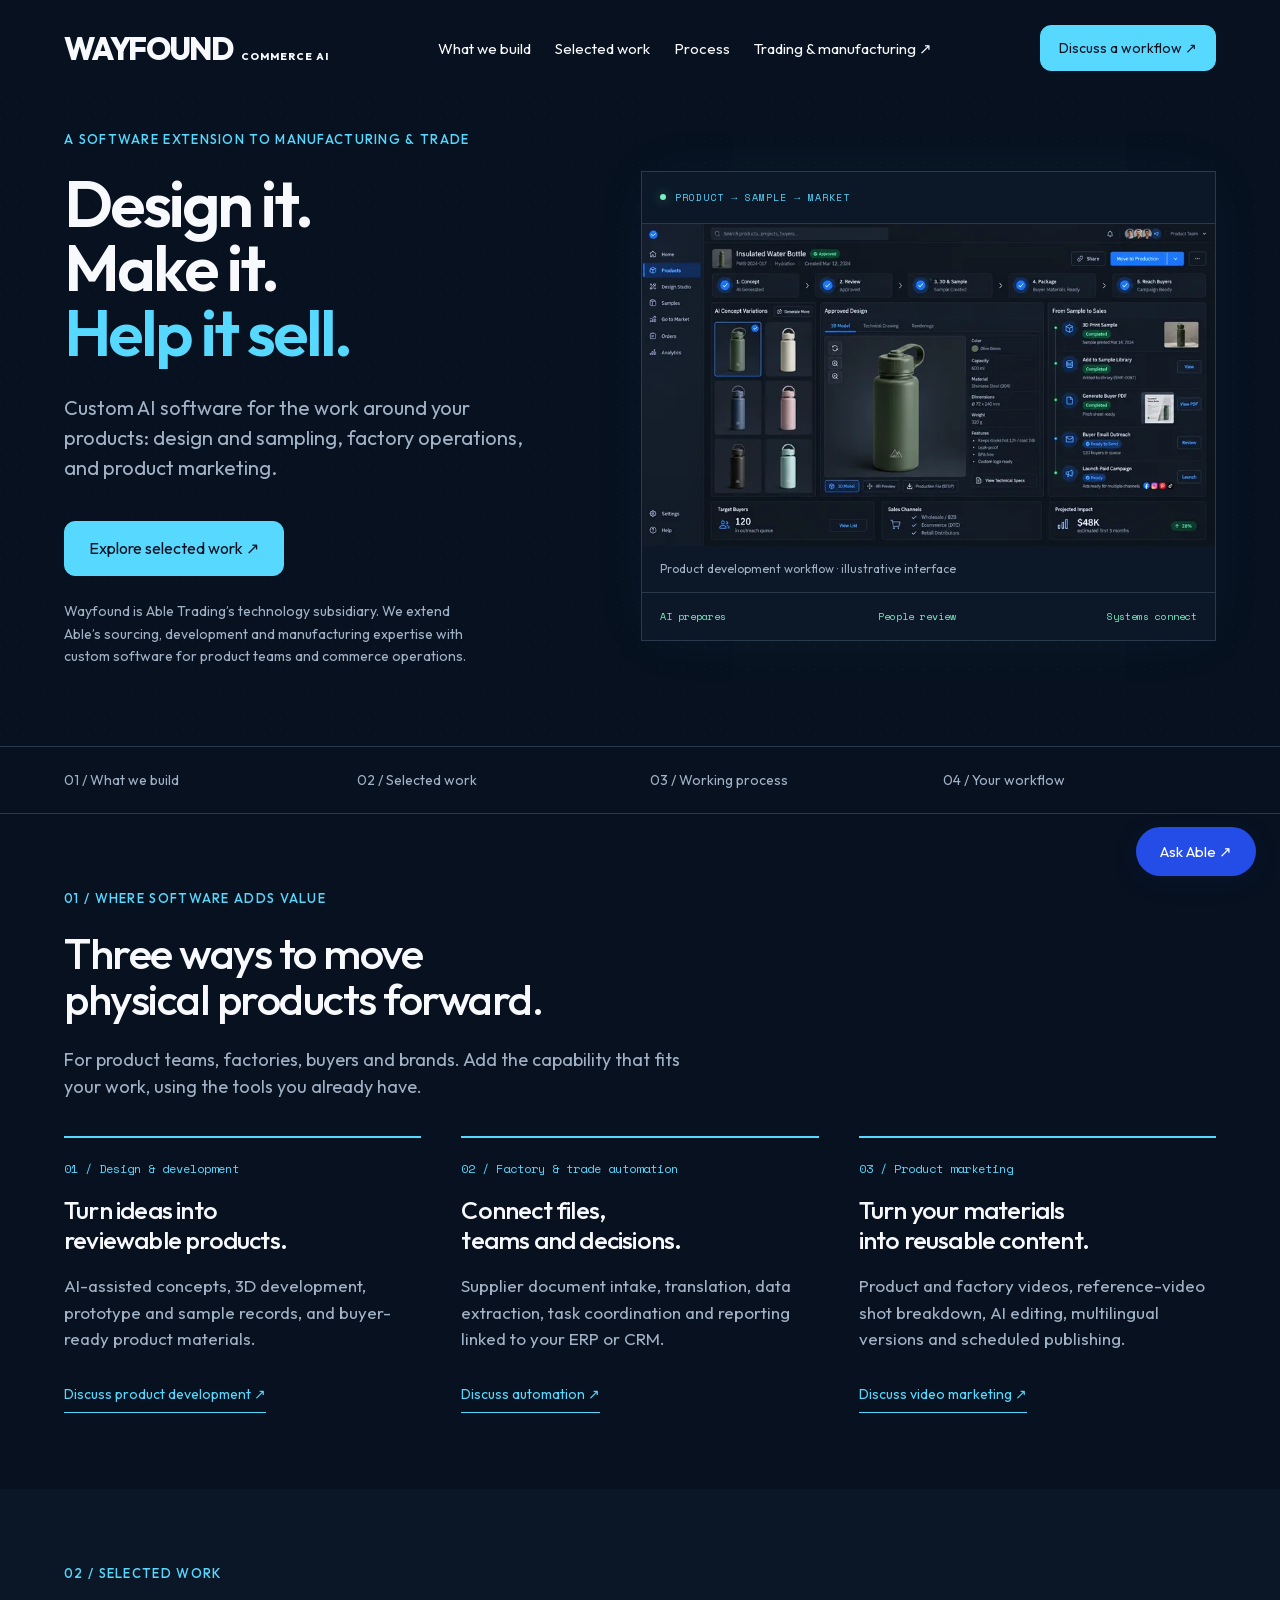
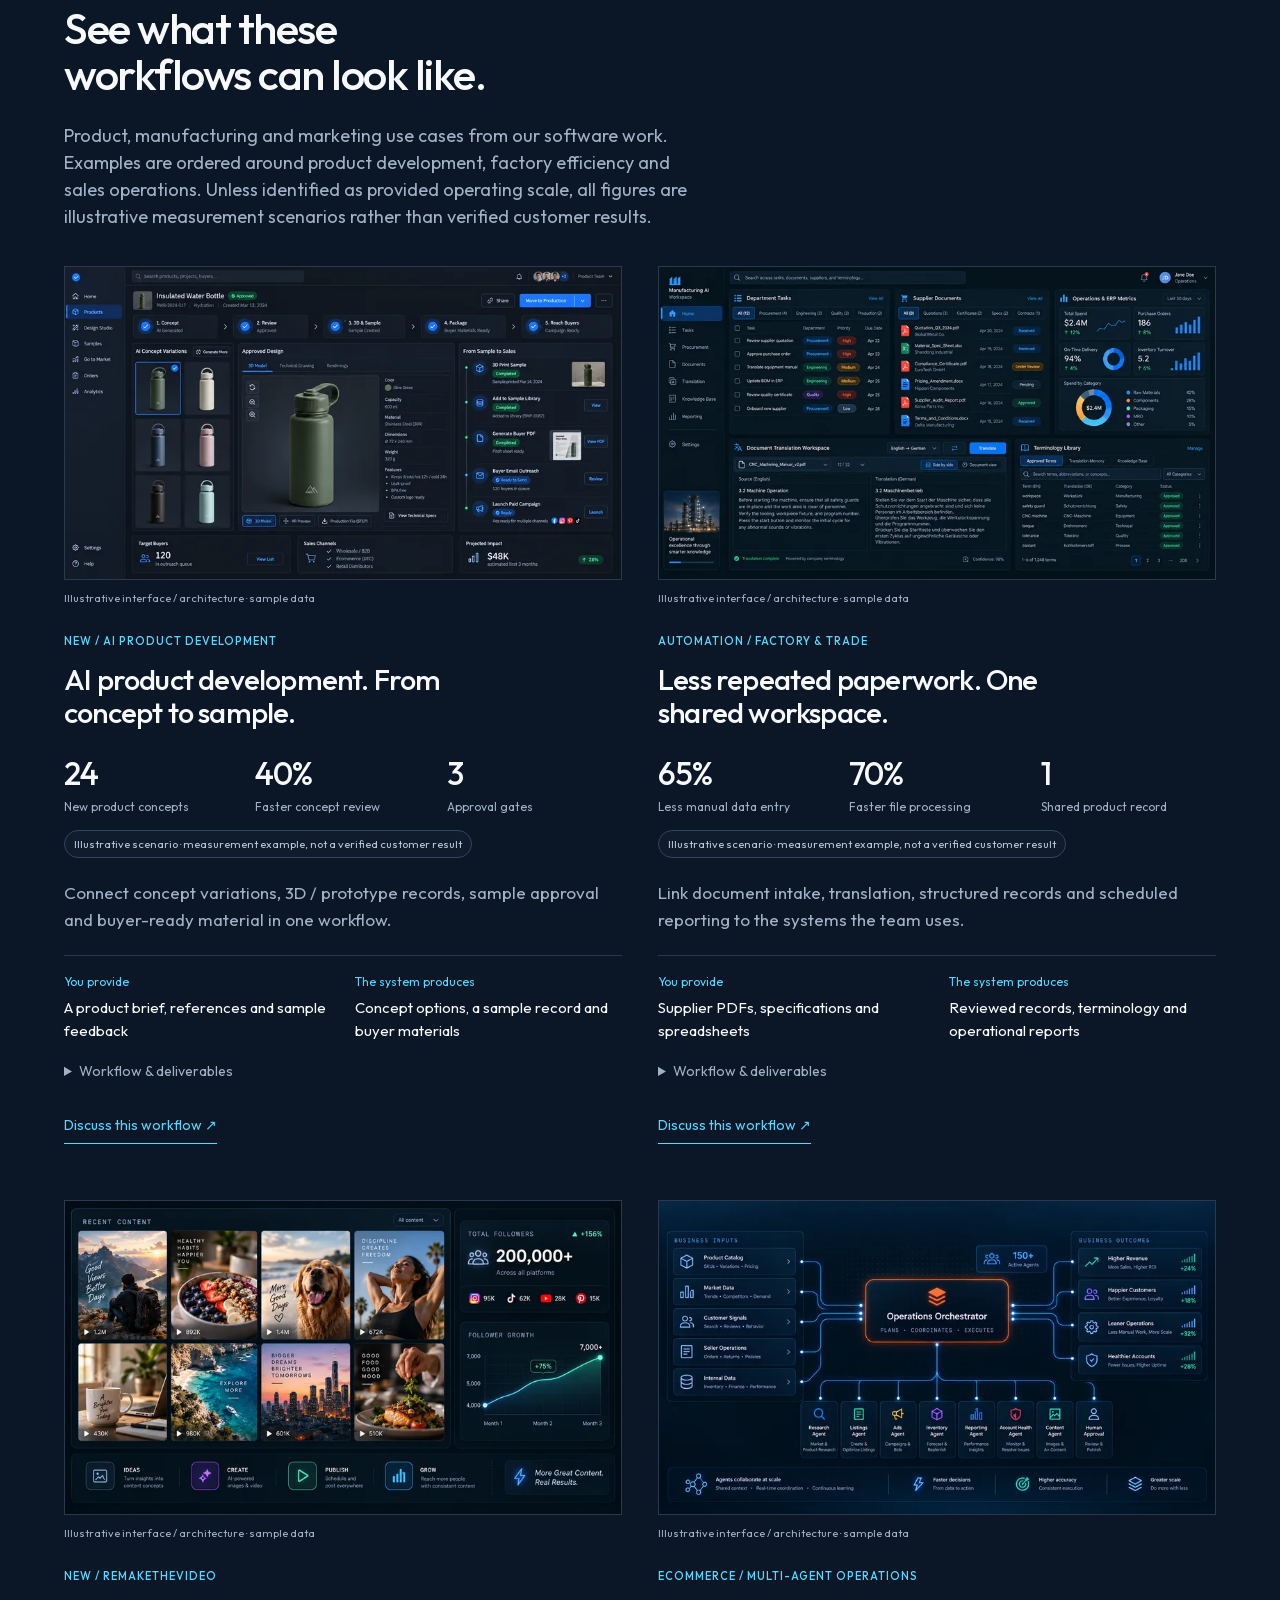
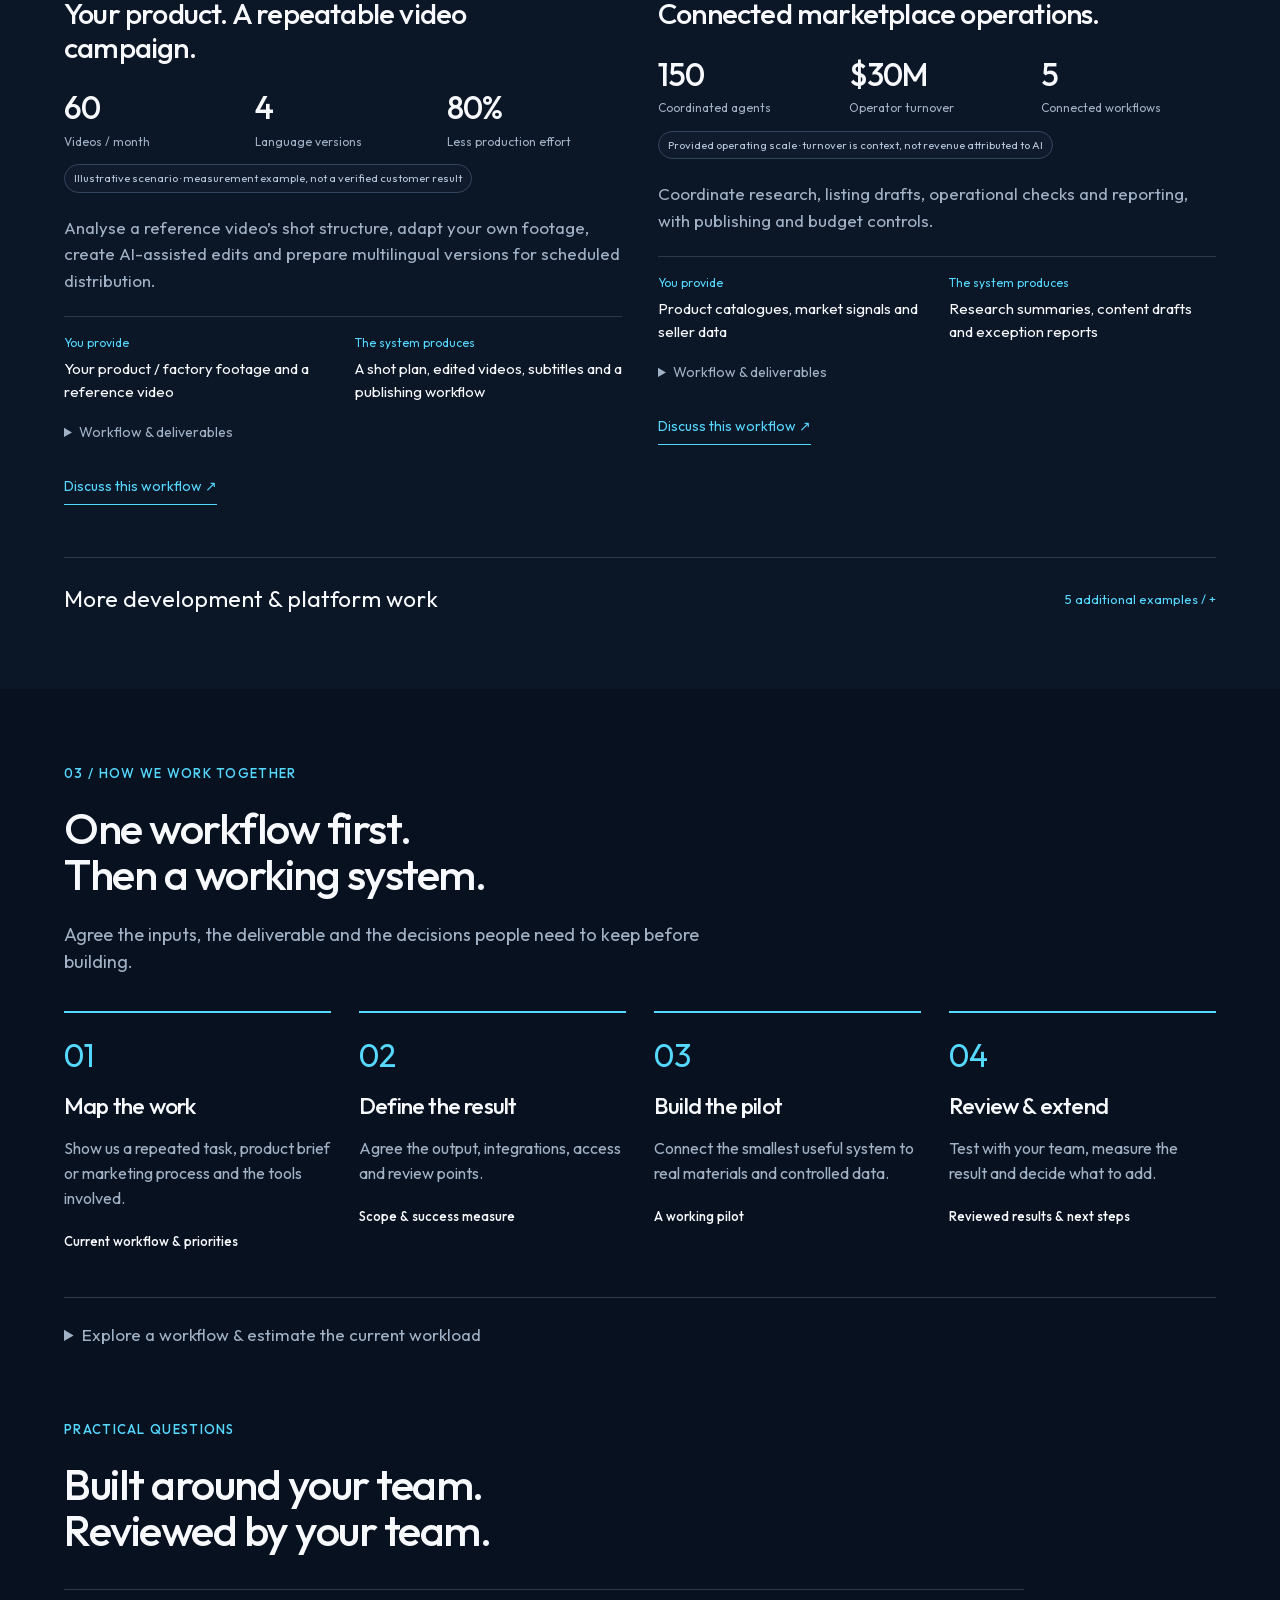
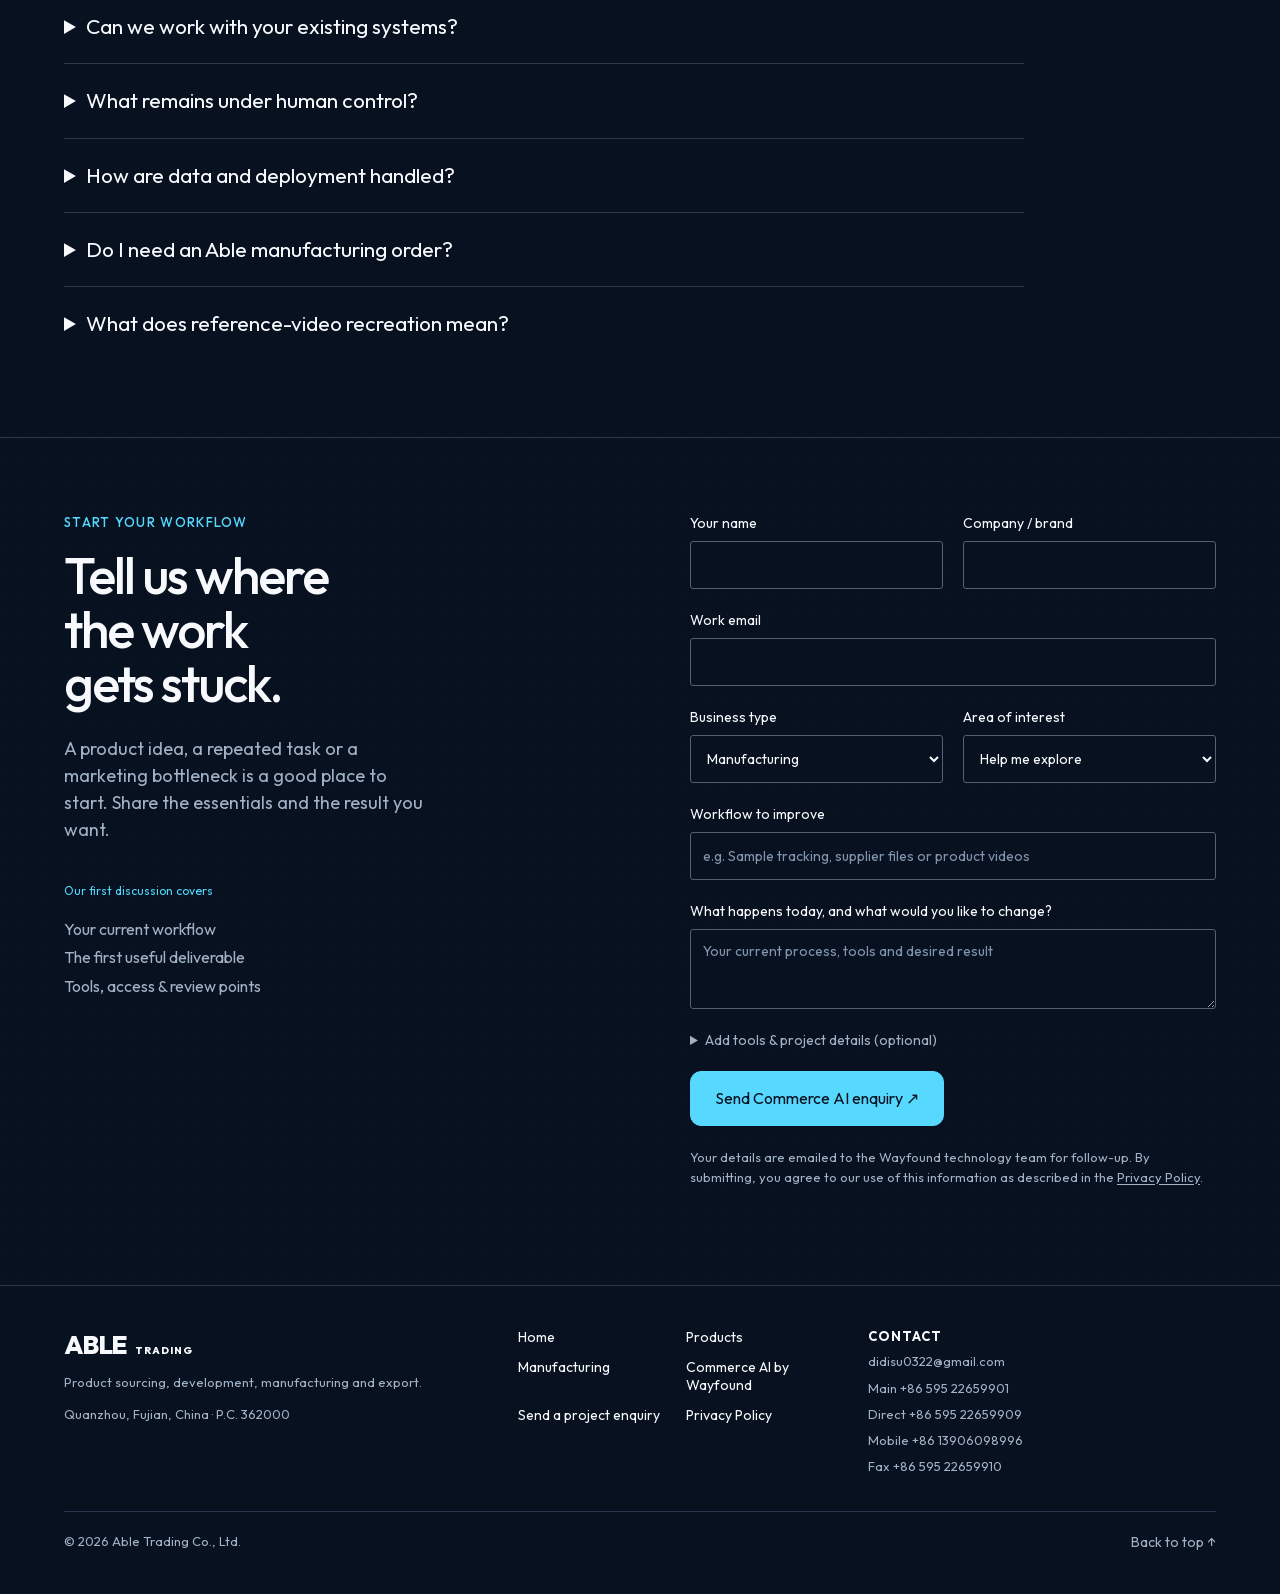
<file: commerce-ai.html>
<!doctype html>
<html lang="en"><head><meta charset="utf-8"><meta name="viewport" content="width=device-width,initial-scale=1"><title>Commerce AI | Product Design, Factory Automation & Marketing | Wayfound</title><meta name="robots" content="index,follow,max-image-preview:large"><meta name="description" content="Commerce automation, AI operations, content workflows, and sales and service systems for importers, distributors, manufacturers and ecommerce teams."><link rel="canonical" href="https://able-sooty.vercel.app/commerce-ai.html"><meta property="og:title" content="Commerce AI | Wayfound by Able Trading"><meta property="og:description" content="Custom automation for product development, factory workflows and commerce operations."><meta property="og:type" content="website"><meta property="og:url" content="https://able-sooty.vercel.app/commerce-ai.html"><link rel="stylesheet" href="direction.css?v=commerce-2"><link rel="stylesheet" href="layout.css?v=commerce-2"><link rel="stylesheet" href="commerce.css?v=focus-2"><link rel="icon" href="data:image/svg+xml,%3Csvg xmlns='http://www.w3.org/2000/svg' viewBox='0 0 32 32'%3E%3Crect width='32' height='32' fill='%2307111F'/%3E%3Ctext x='3' y='24' fill='%2356D8FF' font-size='25' font-family='Arial' font-weight='bold'%3EW%3C/text%3E%3C/svg%3E"><script src="enquiry.js?v=seo-analytics-1" defer></script><script src="commerce.js?v=email-1" defer></script><link rel="stylesheet" href="site.css?v=performance-1"><script src="site.js?v=performance-1" defer></script><meta property="og:image" content="https://able-sooty.vercel.app/assets/able-trading-og.jpg"><meta property="og:image:width" content="1200"><meta property="og:image:height" content="630"><meta property="og:image:alt" content="Colourful home décor and tabletop products developed by Able Trading"><meta name="twitter:card" content="summary_large_image"><meta name="twitter:title" content="Commerce AI | Wayfound by Able Trading"><meta name="twitter:description" content="Custom automation for product development, factory workflows and commerce operations."><meta name="twitter:image" content="https://able-sooty.vercel.app/assets/able-trading-og.jpg"><script src="analytics-config.js?v=3" defer></script><script src="analytics.js?v=3" defer></script><!-- Unified site identity and page schema --><script type="application/ld+json">{"@context":"https://schema.org","@graph":[{"@type":"Organization","@id":"https://able-sooty.vercel.app/#organization","name":"Able Trading Co., Ltd.","url":"https://able-sooty.vercel.app/","logo":{"@type":"ImageObject","url":"https://able-sooty.vercel.app/assets/able-trading-logo.svg"},"email":"didisu0322@gmail.com","address":{"@type":"PostalAddress","addressLocality":"Quanzhou","addressRegion":"Fujian","postalCode":"362000","addressCountry":"CN"},"contactPoint":[{"@type":"ContactPoint","contactType":"business enquiries","email":"didisu0322@gmail.com","telephone":"+86-595-22659901","faxNumber":"+86-595-22659910"},{"@type":"ContactPoint","contactType":"direct line","telephone":"+86-595-22659909"},{"@type":"ContactPoint","contactType":"mobile enquiries","telephone":"+86-13906098996"}]},{"@type":"WebPage","@id":"https://able-sooty.vercel.app/commerce-ai.html#webpage","url":"https://able-sooty.vercel.app/commerce-ai.html","name":"Commerce AI | Wayfound by Able Trading","description":"Commerce automation, AI operations, content workflows, and sales and service systems for importers, distributors and ecommerce teams.","publisher":{"@id":"https://able-sooty.vercel.app/#organization"}}]}</script></head>
<body class="commerce-page">
<header class="site-header shell"><a class="brand" href="/" aria-label="Able Trading home">WAYFOUND<span>COMMERCE AI</span></a><nav aria-label="Main navigation"><a href="#services">What we build</a><a href="#work">Selected work</a><a href="#process">Process</a><a href="/">Trading & manufacturing ↗</a></nav><a class="button small" href="#contact" data-analytics-id="commerce_workflow_header" data-analytics-stream="tech">Discuss a workflow ↗</a></header>
<main>
<section class="hero shell" id="top"><div class="hero-copy"><p class="eyebrow">A software extension to manufacturing & trade</p><h1>Design it.<br>Make it.<br><span>Help it sell.</span></h1><p class="hero-lead">Custom AI software for the work around your products: design and sampling, factory operations, and product marketing.</p><a class="button" href="#work" data-analytics-id="commerce_explore_work" data-analytics-stream="tech">Explore selected work ↗</a><p class="commerce-context">Wayfound is Able Trading’s technology subsidiary. We extend Able’s sourcing, development and manufacturing expertise with custom software for product teams and commerce operations.</p></div><figure class="commerce-hero-art"><div class="terminal-label"><span class="status-dot"></span> PRODUCT → SAMPLE → MARKET</div><img src="assets/optimized/work/product-development.webp" width="1672" height="941" fetchpriority="high" alt="Illustrative product development workspace connecting concepts, 3D, samples and buyer material." srcset="assets/optimized/work/product-development-480.webp 480w, assets/optimized/work/product-development-800.webp 800w, assets/optimized/work/product-development-1200.webp 1200w, assets/optimized/work/product-development.webp 1600w" sizes="(max-width: 767px) calc(100vw - 32px), 50vw"><figcaption>Product development workflow · illustrative interface</figcaption><div class="hero-workflow"><span>AI prepares</span><span>People review</span><span>Systems connect</span></div></figure></section>
<nav class="page-route shell" aria-label="Page sections"><a href="#services">01 / What we build</a><a href="#work">02 / Selected work</a><a href="#process">03 / Working process</a><a href="#contact">04 / Your workflow</a></nav>
<section class="section shell" id="services"><div class="section-heading"><p class="eyebrow">01 / Where software adds value</p><h2>Three ways to move<br>physical products forward.</h2><p>For product teams, factories, buyers and brands. Add the capability that fits your work, using the tools you already have.</p></div><div class="service-list"><article><span class="service-number">01 / Design & development</span><h3>Turn ideas into<br>reviewable products.</h3><p>AI-assisted concepts, 3D development, prototype and sample records, and buyer-ready product materials.</p><button class="text-button" data-workflow="AI product development">Discuss product development ↗</button></article><article><span class="service-number">02 / Factory & trade automation</span><h3>Connect files,<br>teams and decisions.</h3><p>Supplier document intake, translation, data extraction, task coordination and reporting linked to your ERP or CRM.</p><button class="text-button" data-workflow="Factory & trade automation">Discuss automation ↗</button></article><article><span class="service-number">03 / Product marketing</span><h3>Turn your materials<br>into reusable content.</h3><p>Product and factory videos, reference-video shot breakdown, AI editing, multilingual versions and scheduled publishing.</p><button class="text-button" data-workflow="Video marketing & automation">Discuss video marketing ↗</button></article></div></section>
<section class="section work-section" id="work"><div class="shell"><div class="section-heading"><p class="eyebrow">02 / Selected work</p><h2>See what these<br>workflows can look like.</h2><p>Product, manufacturing and marketing use cases from our software work. Examples are ordered around product development, factory efficiency and sales operations. Unless identified as provided operating scale, all figures are illustrative measurement scenarios rather than verified customer results.</p></div><div class="work-grid"><article class="work-card"><div class="work-image"><img src="assets/optimized/work/product-development.webp" width="1672" height="941" loading="lazy" decoding="async" alt="AI product development. From concept to sample. Illustrative interface with sample data." srcset="assets/optimized/work/product-development-480.webp 480w, assets/optimized/work/product-development-800.webp 800w, assets/optimized/work/product-development-1200.webp 1200w, assets/optimized/work/product-development.webp 1600w" sizes="(max-width: 767px) calc(100vw - 32px), 50vw"></div><div class="work-caption">Illustrative interface / architecture · sample data</div><p class="eyebrow work-tag">NEW / AI PRODUCT DEVELOPMENT</p><h3>AI product development. From concept to sample.</h3><div class="case-kpis" aria-label="Illustrative KPI scenario"><div><strong>24</strong><span>New product concepts</span></div><div><strong>40%</strong><span>Faster concept review</span></div><div><strong>3</strong><span>Approval gates</span></div></div><p class="kpi-provenance">Illustrative scenario · measurement example, not a verified customer result</p><p>Connect concept variations, 3D / prototype records, sample approval and buyer-ready material in one workflow.</p><dl class="case-outputs"><div><dt>You provide</dt><dd>A product brief, references and sample feedback</dd></div><div><dt>The system produces</dt><dd>Concept options, a sample record and buyer materials</dd></div></dl><details class="case-detail"><summary>Workflow & deliverables</summary><p>Start with a product reference or commercial brief. Explore concept variations, develop the selected direction in 3D and track prototypes and samples. Approved product records can feed a buyer PDF and outreach drafts. Material choices, engineering feasibility and production release stay with the product team.</p></details><button class="text-button" data-workflow="AI product development">Discuss this workflow ↗</button></article><article class="work-card"><div class="work-image"><img src="assets/optimized/work/manufacturing-workspace.webp" width="1672" height="941" loading="lazy" decoding="async" alt="Less repeated paperwork. One shared workspace. Illustrative interface with sample data." srcset="assets/optimized/work/manufacturing-workspace-480.webp 480w, assets/optimized/work/manufacturing-workspace-800.webp 800w, assets/optimized/work/manufacturing-workspace-1200.webp 1200w, assets/optimized/work/manufacturing-workspace.webp 1600w" sizes="(max-width: 767px) calc(100vw - 32px), 50vw"></div><div class="work-caption">Illustrative interface / architecture · sample data</div><p class="eyebrow work-tag">AUTOMATION / FACTORY &amp; TRADE</p><h3>Less repeated paperwork. One shared workspace.</h3><div class="case-kpis" aria-label="Illustrative KPI scenario"><div><strong>65%</strong><span>Less manual data entry</span></div><div><strong>70%</strong><span>Faster file processing</span></div><div><strong>1</strong><span>Shared product record</span></div></div><p class="kpi-provenance">Illustrative scenario · measurement example, not a verified customer result</p><p>Link document intake, translation, structured records and scheduled reporting to the systems the team uses.</p><dl class="case-outputs"><div><dt>You provide</dt><dd>Supplier PDFs, specifications and spreadsheets</dd></div><div><dt>The system produces</dt><dd>Reviewed records, terminology and operational reports</dd></div></dl><details class="case-detail"><summary>Workflow & deliverables</summary><p>Bring multilingual files into a document workspace; draft translations with agreed terminology; extract fields for review; route updates to knowledge, ERP or reporting workflows. People confirm prices, specifications and purchasing decisions.</p></details><button class="text-button" data-workflow="Factory &amp; trade automation">Discuss this workflow ↗</button></article><article class="work-card"><div class="work-image"><img src="assets/optimized/work/video-marketing.webp" width="1672" height="941" loading="lazy" decoding="async" alt="Your product. A repeatable video campaign. Illustrative interface with sample data." srcset="assets/optimized/work/video-marketing-480.webp 480w, assets/optimized/work/video-marketing-800.webp 800w, assets/optimized/work/video-marketing-1200.webp 1200w, assets/optimized/work/video-marketing.webp 1600w" sizes="(max-width: 767px) calc(100vw - 32px), 50vw"></div><div class="work-caption">Illustrative interface / architecture · sample data</div><p class="eyebrow work-tag">NEW / REMAKETHEVIDEO</p><h3>Your product. A repeatable video campaign.</h3><div class="case-kpis" aria-label="Illustrative KPI scenario"><div><strong>60</strong><span>Videos / month</span></div><div><strong>4</strong><span>Language versions</span></div><div><strong>80%</strong><span>Less production effort</span></div></div><p class="kpi-provenance">Illustrative scenario · measurement example, not a verified customer result</p><p>Analyse a reference video’s shot structure, adapt your own footage, create AI-assisted edits and prepare multilingual versions for scheduled distribution.</p><dl class="case-outputs"><div><dt>You provide</dt><dd>Your product / factory footage and a reference video</dd></div><div><dt>The system produces</dt><dd>A shot plan, edited videos, subtitles and a publishing workflow</dd></div></dl><details class="case-detail"><summary>Workflow & deliverables</summary><p>Reference → shot breakdown → your footage + AI-generated material → edit and multilingual subtitles → review → scheduled publishing. Reuse pacing, transitions and subtitle structure across different products. Self-service and custom editing are available; supported accounts and distribution platforms are confirmed per project. Views, enquiries and sales depend on the content and campaign.</p></details><button class="text-button" data-workflow="Video marketing &amp; automation">Discuss this workflow ↗</button></article><article class="work-card"><div class="work-image"><img src="assets/optimized/work/marketplace-agents.webp" width="1672" height="941" loading="lazy" decoding="async" alt="Connected marketplace operations. Illustrative interface with sample data." srcset="assets/optimized/work/marketplace-agents-480.webp 480w, assets/optimized/work/marketplace-agents-800.webp 800w, assets/optimized/work/marketplace-agents-1200.webp 1200w, assets/optimized/work/marketplace-agents.webp 1600w" sizes="(max-width: 767px) calc(100vw - 32px), 50vw"></div><div class="work-caption">Illustrative interface / architecture · sample data</div><p class="eyebrow work-tag">ECOMMERCE / MULTI-AGENT OPERATIONS</p><h3>Connected marketplace operations.</h3><div class="case-kpis" aria-label="Provided business scale"><div><strong>150</strong><span>Coordinated agents</span></div><div><strong>$30M</strong><span>Operator turnover</span></div><div><strong>5</strong><span>Connected workflows</span></div></div><p class="kpi-provenance">Provided operating scale · turnover is context, not revenue attributed to AI</p><p>Coordinate research, listing drafts, operational checks and reporting, with publishing and budget controls.</p><dl class="case-outputs"><div><dt>You provide</dt><dd>Product catalogues, market signals and seller data</dd></div><div><dt>The system produces</dt><dd>Research summaries, content drafts and exception reports</dd></div></dl><details class="case-detail"><summary>Workflow & deliverables</summary><p>A multi-agent architecture connects product research, listings, advertising, inventory, content and account checks. The operating scale above was supplied by Able for this case. The diagram’s growth percentages remain illustrative.</p></details><button class="text-button" data-workflow="Marketplace operations">Discuss this workflow ↗</button></article></div><details class="additional-work"><summary>More development & platform work <span>5 additional examples / +</span></summary><div class="work-grid"><article class="work-card"><div class="work-image"><img src="assets/optimized/work/engineering-workstation.webp" width="1672" height="941" loading="lazy" decoding="async" alt="AI-assisted changes. With engineering review. Illustrative interface with sample data." srcset="assets/optimized/work/engineering-workstation-480.webp 480w, assets/optimized/work/engineering-workstation-800.webp 800w, assets/optimized/work/engineering-workstation-1200.webp 1200w, assets/optimized/work/engineering-workstation.webp 1600w" sizes="(max-width: 767px) calc(100vw - 32px), 50vw"></div><div class="work-caption">Illustrative interface / architecture · sample data</div><p class="eyebrow work-tag">ENGINEERING / AI WORKSTATION</p><h3>AI-assisted changes. With engineering review.</h3><div class="case-kpis" aria-label="Illustrative KPI scenario"><div><strong>30%</strong><span>Faster design revisions</span></div><div><strong>50%</strong><span>Less drawing admin</span></div><div><strong>1</strong><span>Revision history</span></div></div><p class="kpi-provenance">Illustrative scenario · measurement example, not a verified customer result</p><p>Explore an engineering assistant for change proposals, impact checks and version review alongside CAD and project files.</p><dl class="case-outputs"><div><dt>You provide</dt><dd>CAD files, drawings and an engineer’s change request</dd></div><div><dt>The system produces</dt><dd>A proposed revision and a reviewable impact summary</dd></div></dl><details class="case-detail"><summary>Workflow & deliverables</summary><p>A manufacturing software use case: read a change request, prepare a revision proposal, identify affected drawings and linked records, and give engineers a version comparison. CAD and production-system integrations are scoped to each project. A qualified engineer approves the final design.</p></details><button class="text-button" data-workflow="AI engineering workstation">Discuss this workflow ↗</button></article><article class="work-card"><div class="work-image"><img src="assets/optimized/work/website-builder.webp" width="1672" height="941" loading="lazy" decoding="async" alt="From company materials to a buyer-facing website. Illustrative interface with sample data." srcset="assets/optimized/work/website-builder-480.webp 480w, assets/optimized/work/website-builder-800.webp 800w, assets/optimized/work/website-builder-1200.webp 1200w, assets/optimized/work/website-builder.webp 1600w" sizes="(max-width: 767px) calc(100vw - 32px), 50vw"></div><div class="work-caption">Illustrative interface / architecture · sample data</div><p class="eyebrow work-tag">EXPORT / WEBSITE DEVELOPMENT</p><h3>From company materials to a buyer-facing website.</h3><div class="case-kpis" aria-label="Workflow deliverables"><div><strong>1</strong><span>Website from a brochure</span></div><div><strong>4</strong><span>Build stages</span></div><div><strong>100%</strong><span>Source-code handoff</span></div></div><p class="kpi-provenance">Illustrative scope · example workflow deliverables</p><p>Structure company and product materials into reviewed web pages and hand over editable source code.</p><dl class="case-outputs"><div><dt>You provide</dt><dd>Brochures, product data, images and brand materials</dd></div><div><dt>The system produces</dt><dd>A reviewed website and editable source files</dd></div></dl><details class="case-detail"><summary>Workflow & deliverables</summary><p>Organise the supplied material, define page structure, review translations, build the website and prepare a source-code handoff. Hosting, integrations and ongoing updates are agreed as part of the project.</p></details><button class="text-button" data-workflow="Website development">Discuss this workflow ↗</button></article><article class="work-card"><div class="work-image"><img src="assets/optimized/work/sku-visibility.webp" width="1672" height="941" loading="lazy" decoding="async" alt="See where products appear in AI answers. Illustrative interface with sample data." srcset="assets/optimized/work/sku-visibility-480.webp 480w, assets/optimized/work/sku-visibility-800.webp 800w, assets/optimized/work/sku-visibility-1200.webp 1200w, assets/optimized/work/sku-visibility.webp 1600w" sizes="(max-width: 767px) calc(100vw - 32px), 50vw"></div><div class="work-caption">Illustrative interface / architecture · sample data</div><p class="eyebrow work-tag">PRODUCT INTELLIGENCE / AI VISIBILITY</p><h3>See where products appear in AI answers.</h3><div class="case-kpis" aria-label="Illustrative KPI scenario"><div><strong>240</strong><span>SKUs benchmarked</span></div><div><strong>7</strong><span>Competitors compared</span></div><div><strong>1</strong><span>Priority action report</span></div></div><p class="kpi-provenance">Illustrative scenario · measurement example, not a verified customer result</p><p>Bring SKU-level AI visibility, citations and competitor comparisons into a prioritised action list.</p><dl class="case-outputs"><div><dt>You provide</dt><dd>Product records, AI answer samples and competitor signals</dd></div><div><dt>The system produces</dt><dd>A visibility comparison and content priorities</dd></div></dl><details class="case-detail"><summary>Workflow & deliverables</summary><p>This is a visibility and benchmarking use case. It helps identify questions and content gaps to investigate; it does not validate demand or guarantee a bestselling product.</p></details><button class="text-button" data-workflow="SKU visibility &amp; benchmarking">Discuss this workflow ↗</button></article><article class="work-card"><div class="work-image"><img src="assets/optimized/work/business-ai.webp" width="1672" height="941" loading="lazy" decoding="async" alt="One access layer for business AI. Illustrative interface with sample data." srcset="assets/optimized/work/business-ai-480.webp 480w, assets/optimized/work/business-ai-800.webp 800w, assets/optimized/work/business-ai-1200.webp 1200w, assets/optimized/work/business-ai.webp 1600w" sizes="(max-width: 767px) calc(100vw - 32px), 50vw"></div><div class="work-caption">Illustrative interface / architecture · sample data</div><p class="eyebrow work-tag">CUSTOM DEVELOPMENT / ENTERPRISE AI</p><h3>One access layer for business AI.</h3><div class="case-kpis" aria-label="Architecture illustration"><div><strong>11</strong><span>Model adapters</span></div><div><strong>4</strong><span>Routing strategies</span></div><div><strong>7</strong><span>Usage-limit dimensions</span></div></div><p class="kpi-provenance">Illustrative architecture · example interface counts</p><p>Design shared routing, permissions, usage limits and audit records for business applications.</p><dl class="case-outputs"><div><dt>You provide</dt><dd>Model providers, application needs and access rules</dd></div><div><dt>The system produces</dt><dd>A shared model-access and control layer</dd></div></dl><details class="case-detail"><summary>Workflow & deliverables</summary><p>A reference architecture for employee assistants, support, content, engineering and internal tools. Model choice, deployment, routing, budgets and audit requirements are scoped around the organisation.</p></details><button class="text-button" data-workflow="Enterprise AI development">Discuss this workflow ↗</button></article><article class="work-card"><div class="work-image"><img src="assets/optimized/work/travel-aigc.webp" width="1672" height="941" loading="lazy" decoding="async" alt="AIGC infrastructure for a tourism platform. Illustrative interface with sample data." srcset="assets/optimized/work/travel-aigc-480.webp 480w, assets/optimized/work/travel-aigc-800.webp 800w, assets/optimized/work/travel-aigc-1200.webp 1200w, assets/optimized/work/travel-aigc.webp 1600w" sizes="(max-width: 767px) calc(100vw - 32px), 50vw"></div><div class="work-caption">Illustrative interface / architecture · sample data</div><p class="eyebrow work-tag">OTHER INDUSTRIES / AIGC PLATFORM</p><h3>AIGC infrastructure for a tourism platform.</h3><div class="case-kpis" aria-label="Architecture scope"><div><strong>6</strong><span>Model capabilities</span></div><div><strong>1</strong><span>Shared access layer</span></div><div><strong>3</strong><span>Usage &amp; cost controls</span></div></div><p class="kpi-provenance">Illustrative architecture · example platform scope</p><p>Connect model access, cost visibility and application workflows through one controlled layer.</p><dl class="case-outputs"><div><dt>You provide</dt><dd>Content services, business applications and AI providers</dd></div><div><dt>The system produces</dt><dd>Routing, usage visibility and application integration</dd></div></dl><details class="case-detail"><summary>Workflow & deliverables</summary><p>A wider software-development example beyond physical commerce. Content operations, customer assistance and internal applications can share routing, metering and policy controls. The supplied visual is a platform illustration, not proof of a completed tender or production deployment.</p></details><button class="text-button" data-workflow="AIGC platform development">Discuss this workflow ↗</button></article></div></details></div></section>
<section class="section shell" id="process"><div class="section-heading"><p class="eyebrow">03 / How we work together</p><h2>One workflow first.<br>Then a working system.</h2><p>Agree the inputs, the deliverable and the decisions people need to keep before building.</p></div><ol class="working-steps"><li><span>01</span><h3>Map the work</h3><p>Show us a repeated task, product brief or marketing process and the tools involved.</p><strong>Current workflow & priorities</strong></li><li><span>02</span><h3>Define the result</h3><p>Agree the output, integrations, access and review points.</p><strong>Scope & success measure</strong></li><li><span>03</span><h3>Build the pilot</h3><p>Connect the smallest useful system to real materials and controlled data.</p><strong>A working pilot</strong></li><li><span>04</span><h3>Review & extend</h3><p>Test with your team, measure the result and decide what to add.</p><strong>Reviewed results & next steps</strong></li></ol>
<details class="workflow-tool" id="diagnostic"><summary>Explore a workflow & estimate the current workload</summary><div class="diagnostic-controls"><label>Your operation<select id="operation"><option>Manufacturing</option><option>Trade & Distribution</option><option>Marketplace</option><option>Independent Ecommerce</option></select></label><label>Workflow<select id="workflow-picker"></select></label></div><div id="workflow-description" class="diagnostic-description" aria-live="polite"></div><div class="workload-fields"><label>Frequency / week<input id="frequency" type="number" min="0" step="1" value="5"></label><label>People involved<input id="people" type="number" min="0" step="1" value="2"></label><label>Minutes / task<input id="minutes" type="number" min="0" step="1" value="20"></label></div><p class="estimate"><output id="estimate" aria-live="polite">14.4</output> hours / month of current work. Estimate from your inputs; achievable savings are assessed separately.</p><button class="text-button" id="use-workflow">Add this workflow to my brief ↗</button></details></section>
<section class="section shell controls-section" id="data-control"><div class="section-heading"><p class="eyebrow">Practical questions</p><h2>Built around your team.<br>Reviewed by your team.</h2></div><div class="questions"><details><summary>Can we work with your existing systems?</summary><p>Yes. We scope connections around your ERP, CRM, CAD, storage or commerce tools. A first project can start with restricted or read-only access.</p></details><details><summary>What remains under human control?</summary><p>Your team approves designs, engineering changes, pricing, production release and campaign budgets. Video production and distribution can be automated after agreed review and account authorisation.</p></details><details><summary>How are data and deployment handled?</summary><p>We agree data sources, permissions, service providers, retention, logging and deployment boundaries before implementation. Exceptions are routed to the responsible person.</p></details><details><summary>Do I need an Able manufacturing order?</summary><p>Software can be discussed alongside a product project or as a separate workflow engagement. Tell us the system and output you need so we can assess the fit.</p></details><details><summary>What does reference-video recreation mean?</summary><p>RemakeTheVideo analyses shot timing, transitions, camera movement and subtitle structure, then uses your own product or factory materials for a new video. Review the shot plan, edited versions and target publishing accounts before distribution.</p></details></div></section>
<section class="brief section shell" id="contact"><div><p class="eyebrow">Start your workflow</p><h2>Tell us where<br>the work<br>gets stuck.</h2><p>A product idea, a repeated task or a marketing bottleneck is a good place to start. Share the essentials and the result you want.</p><div class="brief-deliverables"><span>Our first discussion covers</span><p>Your current workflow<br>The first useful deliverable<br>Tools, access & review points</p></div></div><form id="workflow-form"><input type="text" name="website_confirm" tabindex="-1" autocomplete="off" hidden aria-hidden="true"><div class="form-row"><label>Your name<input name="name" required autocomplete="name"></label><label>Company / brand<input name="company" required autocomplete="organization"></label></div><label>Work email<input name="email" type="email" required autocomplete="email"></label><div class="form-row"><label>Business type<select name="business_type" id="business-type"><option>Manufacturing</option><option>Trade & Distribution</option><option>Retail / supermarket</option><option>Brand / creator</option><option>Marketplace</option><option>Independent Ecommerce</option><option>Other</option></select></label><label>Area of interest<select name="interest" id="area-interest"><option>AI design & product development</option><option>Factory & trade automation</option><option>Product video marketing</option><option>Other software development</option><option selected>Help me explore</option></select></label></div><label>Workflow to improve<input name="workflow" id="brief-workflow" required placeholder="e.g. Sample tracking, supplier files or product videos"></label><label>What happens today, and what would you like to change?<textarea name="brief" id="brief-today" required rows="3" placeholder="Your current process, tools and desired result"></textarea></label><details class="optional-fields"><summary>Add tools & project details (optional)</summary><div class="form-row"><label>Current tools<input name="tools" placeholder="e.g. ERP, CAD, spreadsheets"></label><label>Website<input name="website" type="url" placeholder="https://"></label></div><div class="form-row"><label>Target market<input name="market" placeholder="Country / language"></label><label>Contact number<input name="phone" autocomplete="tel"></label></div></details><button class="button" type="submit">Send Commerce AI enquiry ↗</button><p class="form-note">Your details are emailed to the Wayfound technology team for follow-up. By submitting, you agree to our use of this information as described in the <a href="privacy.html">Privacy Policy</a>.</p><p id="workflow-status" role="status"></p></form></section>
</main><footer class="site-footer shell"><div class="footer-brand"><a class="brand" href="/" aria-label="Able Trading home">ABLE<span>TRADING</span></a><p>Product sourcing, development, manufacturing and export.</p><p>Quanzhou, Fujian, China · P.C. 362000</p></div><nav aria-label="Footer navigation"><a href="/">Home</a><a href="products.html">Products</a><a href="manufacturing.html">Manufacturing</a><a href="commerce-ai.html">Commerce AI by Wayfound</a><a href="/#brief">Send a project enquiry</a><a href="privacy.html">Privacy Policy</a></nav><address class="footer-contact"><strong>Contact</strong><a href="mailto:didisu0322@gmail.com">didisu0322@gmail.com</a><a href="tel:+8659522659901">Main +86 595 22659901</a><a href="tel:+8659522659909">Direct +86 595 22659909</a><a href="tel:+8613906098996">Mobile +86 13906098996</a><span>Fax +86 595 22659910</span></address><div class="footer-meta"><p>© 2026 Able Trading Co., Ltd.</p><a href="#top">Back to top ↑</a></div></footer></body></html>
</file>
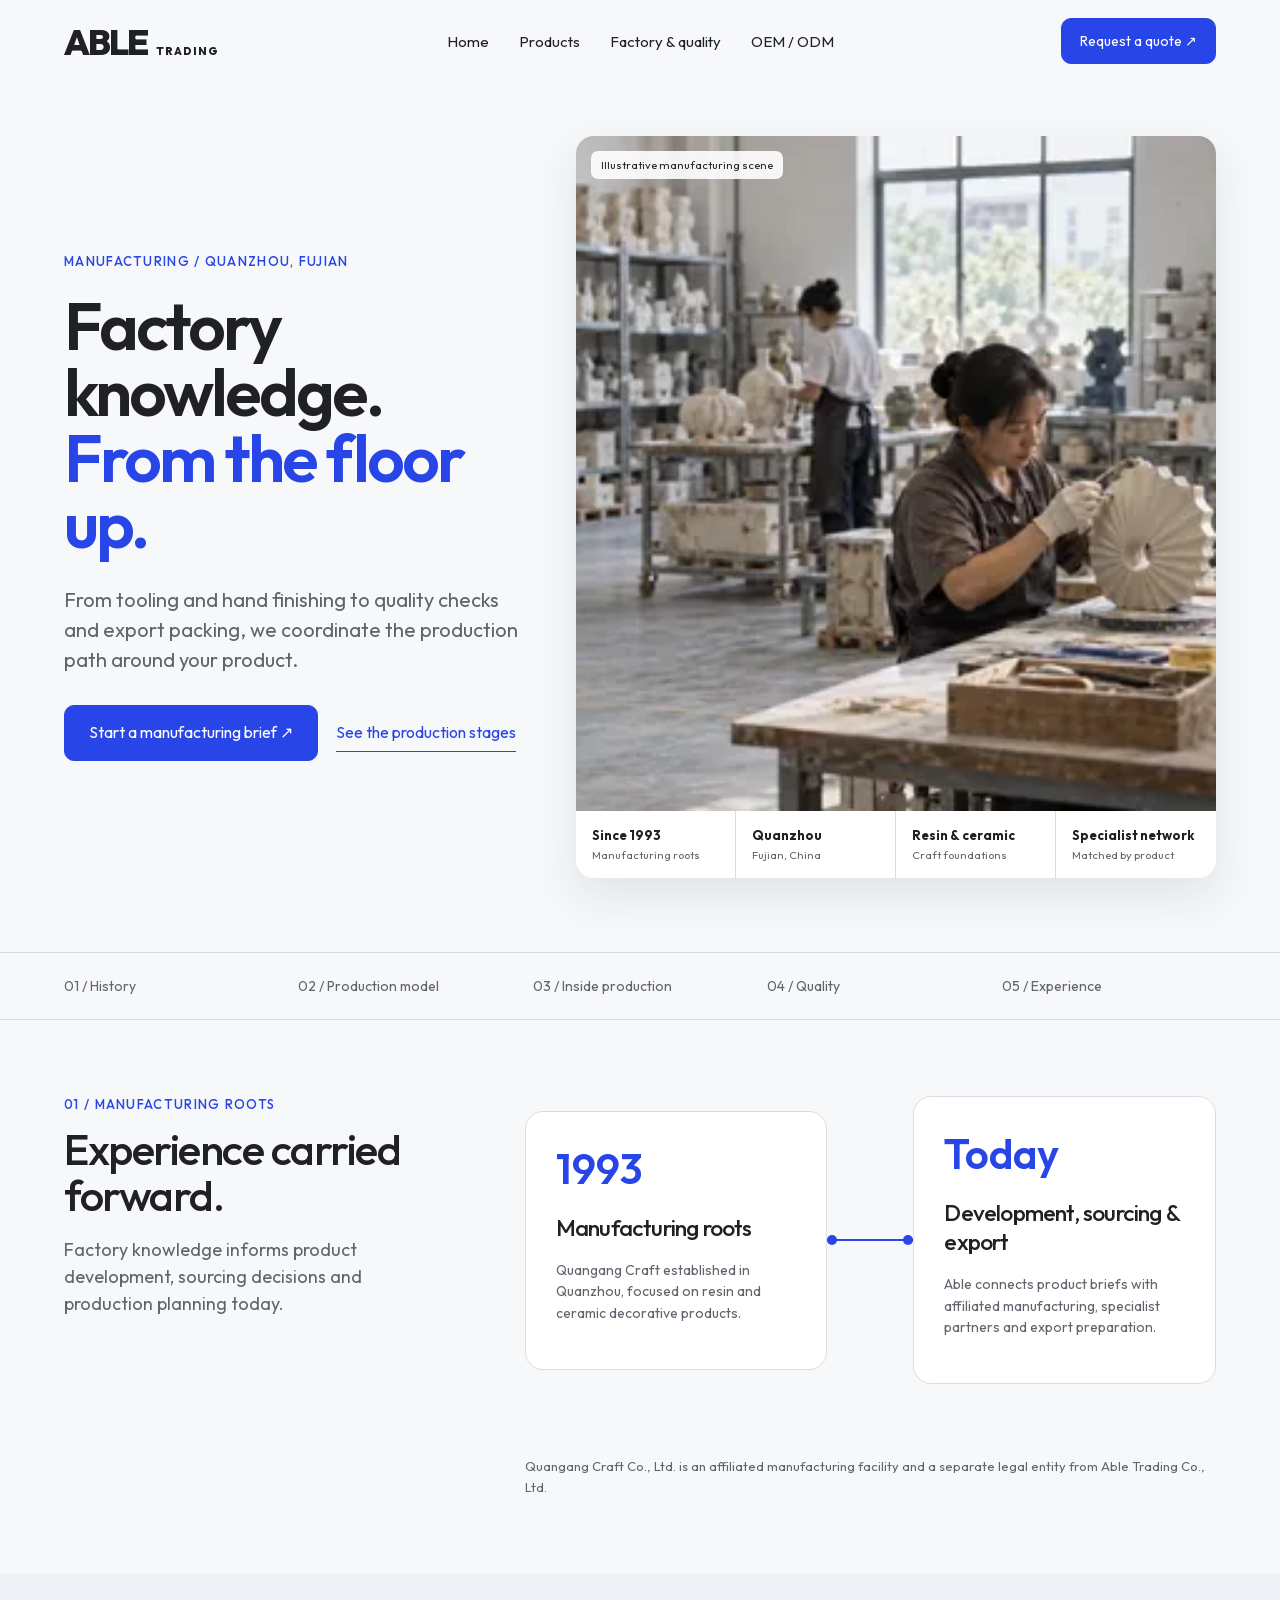
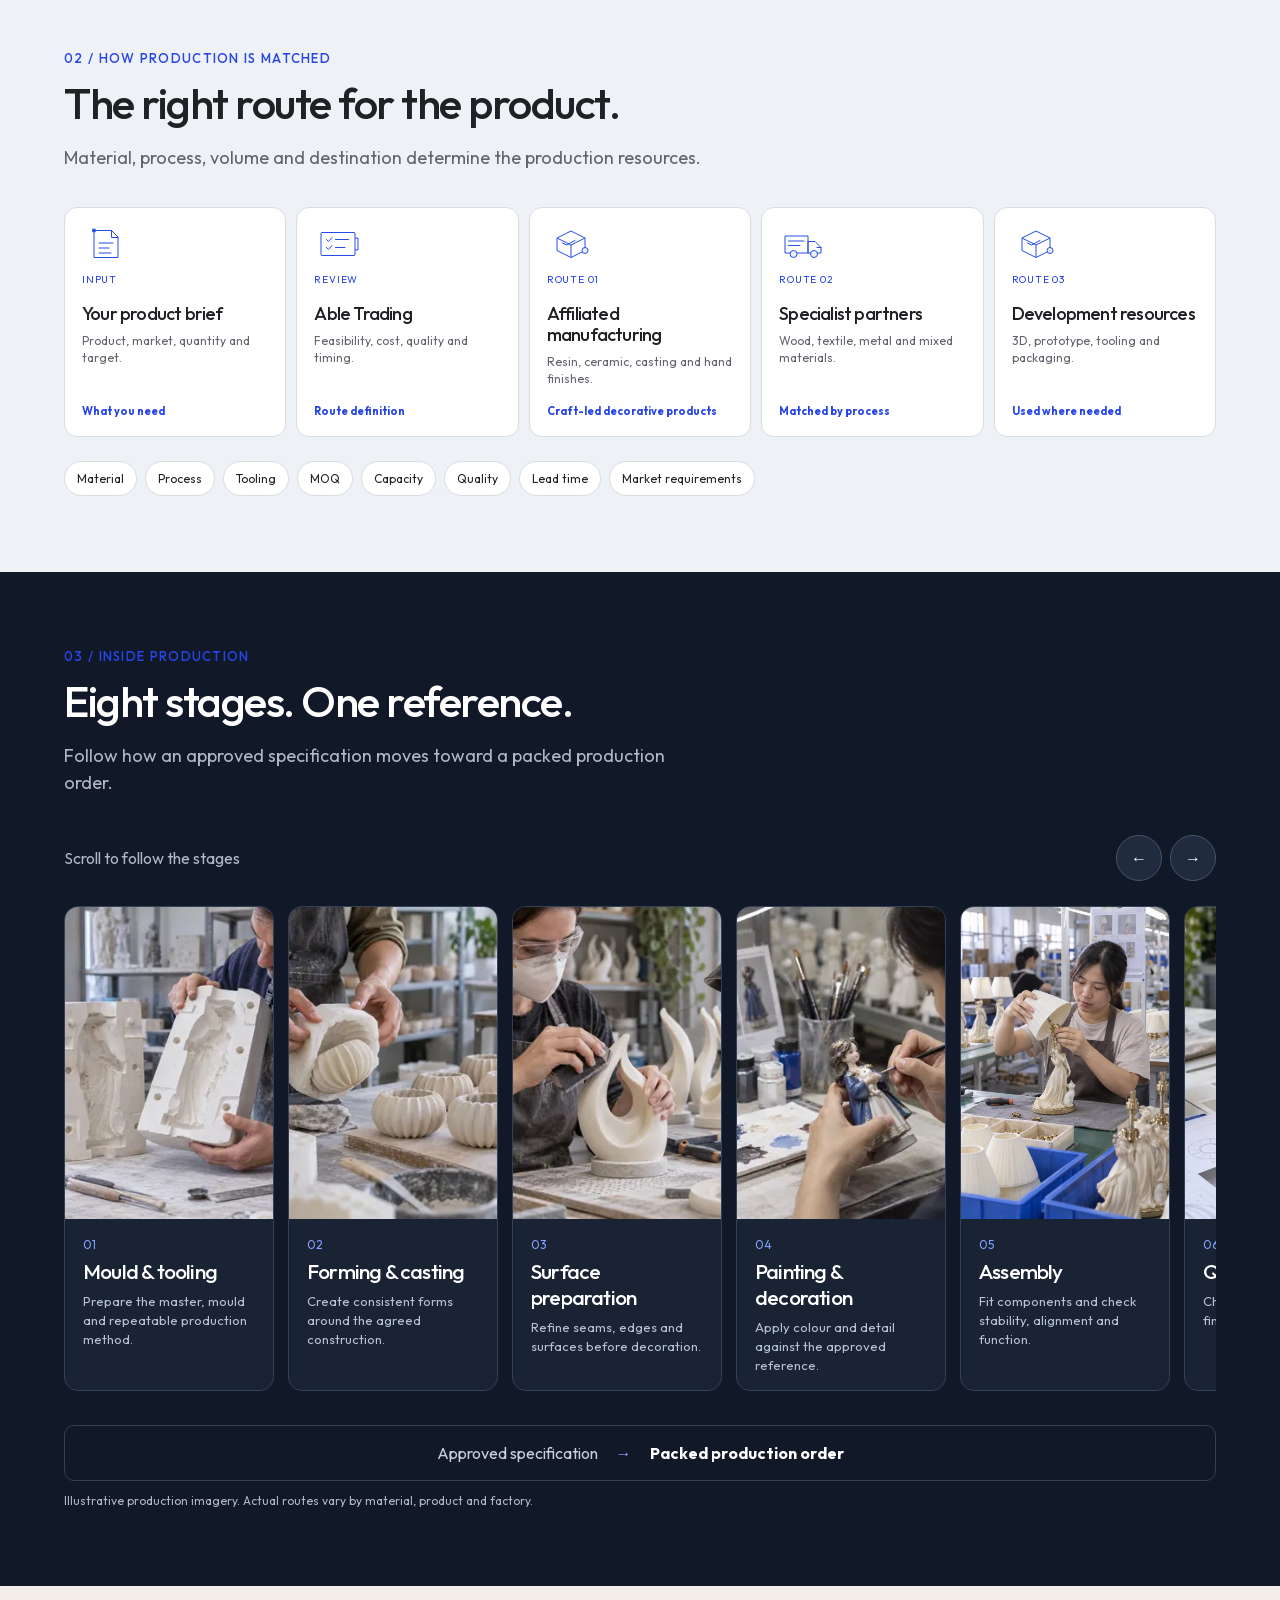
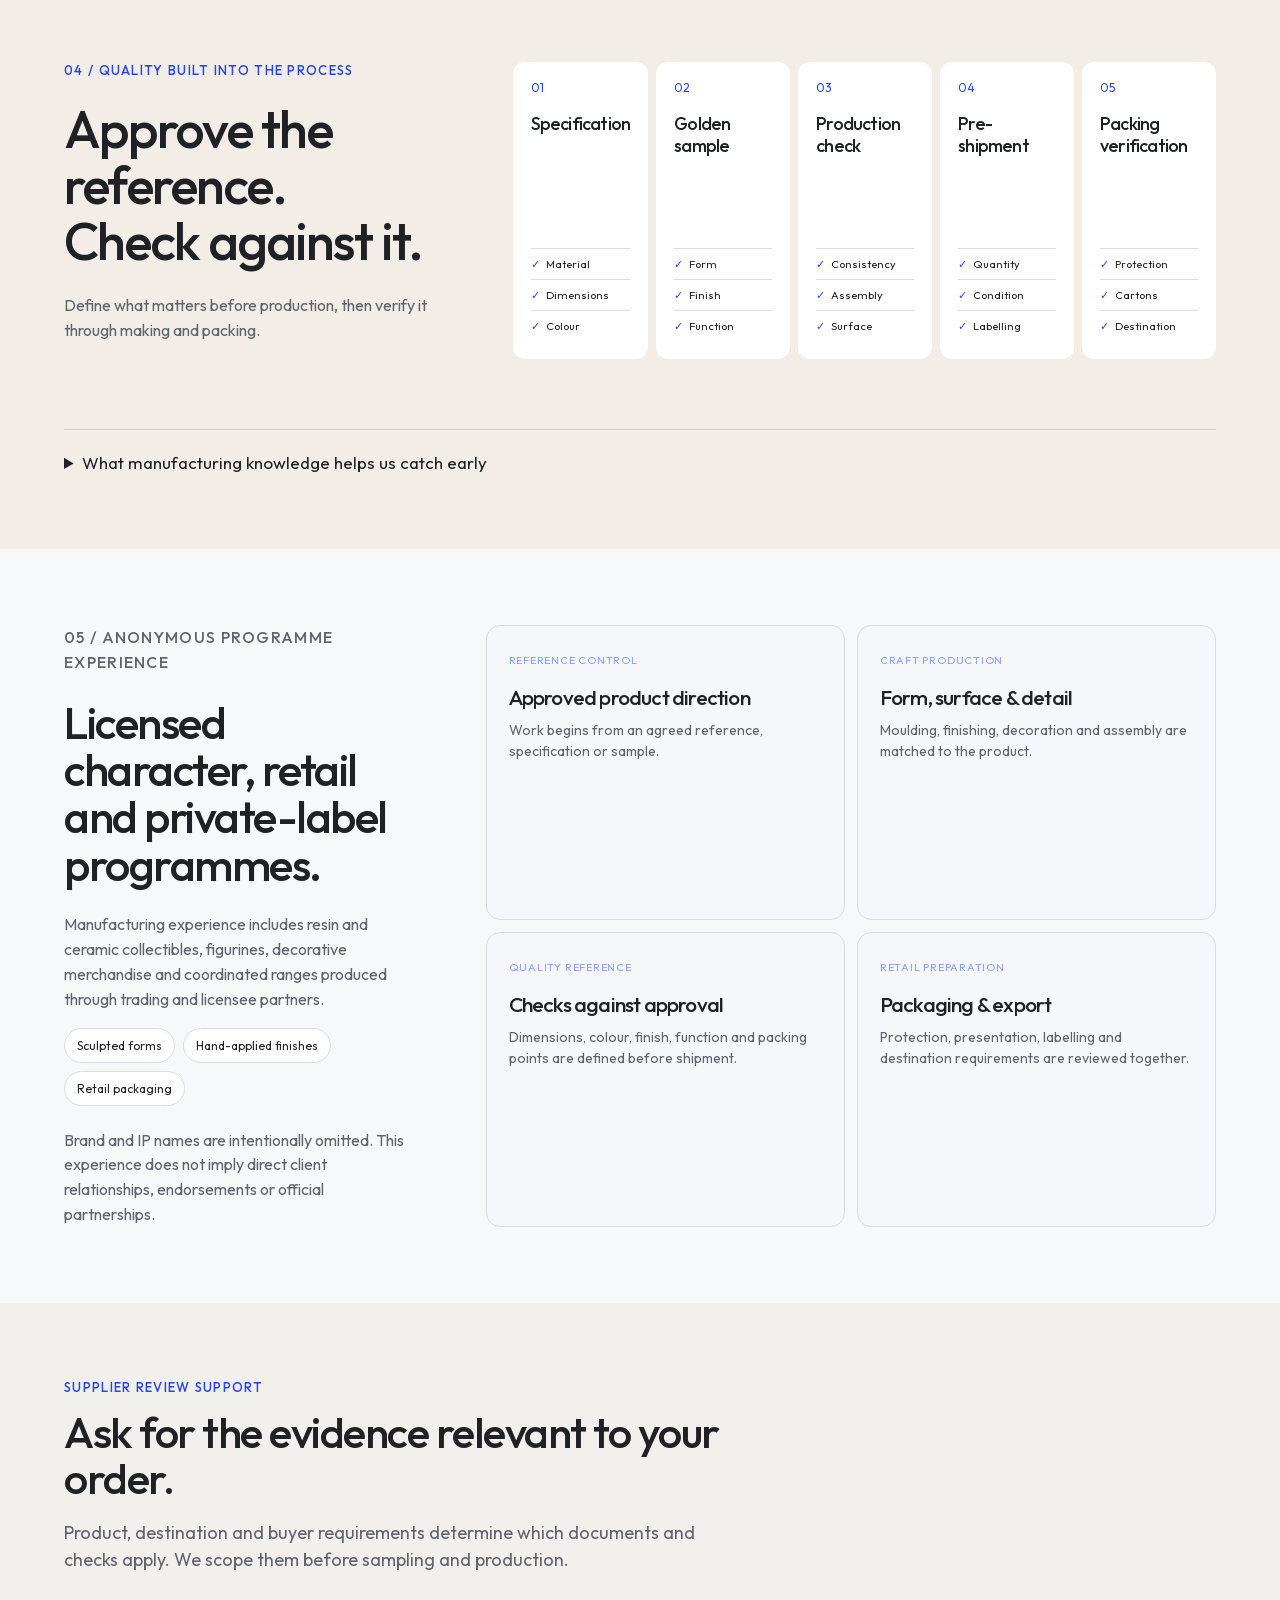
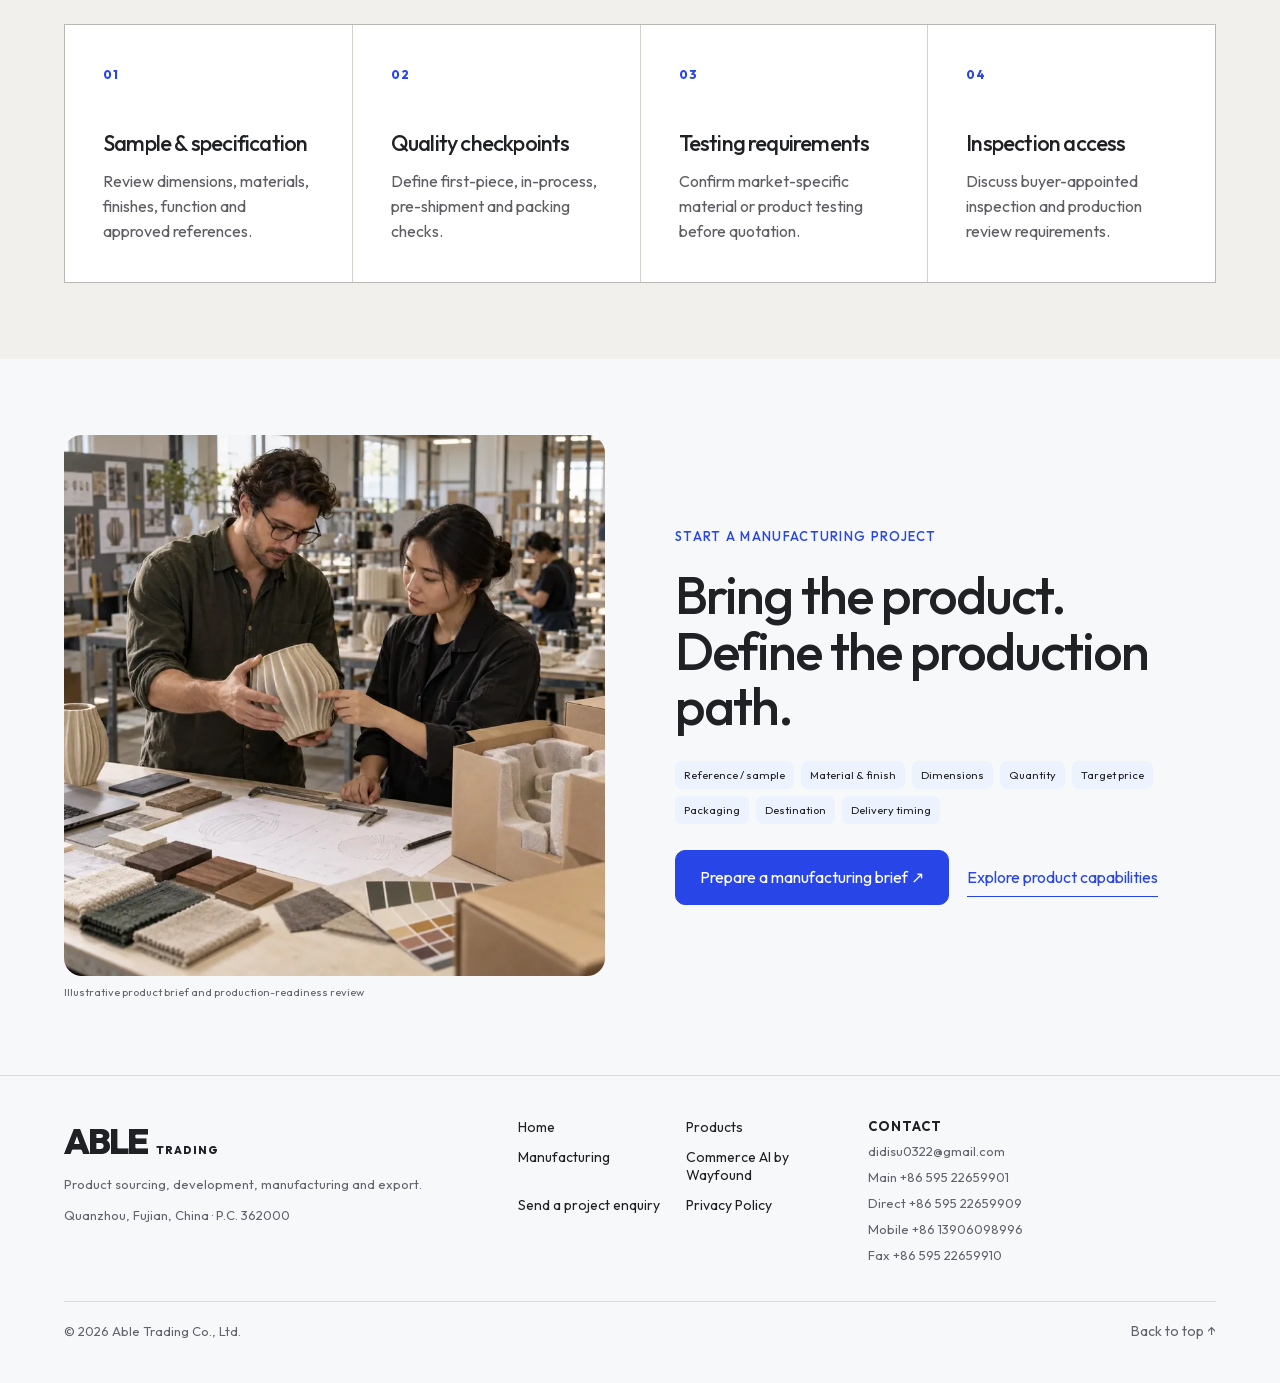
<file: manufacturing.html>
<!doctype html><html lang="en"><head><meta charset="utf-8"><meta name="viewport" content="width=device-width,initial-scale=1">
<title>Resin &amp; Ceramic OEM/ODM Factory &amp; Quality | Able Trading</title><meta name="robots" content="index,follow,max-image-preview:large"><meta name="description" content="Resin and ceramic OEM/ODM manufacturing in Quanzhou: product development, moulding, hand finishing, quality control, packaging and export preparation.">
<link rel="canonical" href="https://able-sooty.vercel.app/manufacturing.html"><meta property="og:title" content="Factory capabilities | Able Trading"><meta property="og:description" content="See how Able coordinates production, quality references and export preparation around the product brief."><meta property="og:type" content="website"><meta property="og:url" content="https://able-sooty.vercel.app/manufacturing.html"><link rel="stylesheet" href="trade.css?v=1"><script src="trade.js?v=1" defer></script>
<link rel="stylesheet" href="direction.css?v=visual-1"><link rel="stylesheet" href="layout.css?v=visual-1"><link rel="stylesheet" href="site.css?v=performance-1"><link rel="stylesheet" href="visual.css?v=performance-1"><link rel="icon" href="data:image/svg+xml,%3Csvg xmlns='http://www.w3.org/2000/svg' viewBox='0 0 32 32'%3E%3Crect width='32' height='32' fill='%232845e8'/%3E%3Ctext x='5' y='25' fill='white' font-size='26' font-family='Arial' font-weight='bold'%3EA%3C/text%3E%3C/svg%3E"><script src="enquiry.js?v=seo-analytics-1" defer></script><script src="site.js?v=performance-1" defer></script><meta property="og:image" content="https://able-sooty.vercel.app/assets/able-trading-og.jpg"><meta property="og:image:width" content="1200"><meta property="og:image:height" content="630"><meta property="og:image:alt" content="Colourful home décor and tabletop products developed by Able Trading"><meta name="twitter:card" content="summary_large_image"><meta name="twitter:title" content="Manufacturing capabilities | Able Trading"><meta name="twitter:description" content="Factory-informed product development, sampling, production coordination and export preparation."><meta name="twitter:image" content="https://able-sooty.vercel.app/assets/able-trading-og.jpg"><script src="analytics-config.js?v=3" defer></script><script src="analytics.js?v=3" defer></script><!-- Unified site identity and page schema --><script type="application/ld+json">{"@context":"https://schema.org","@graph":[{"@type":"Organization","@id":"https://able-sooty.vercel.app/#organization","name":"Able Trading Co., Ltd.","url":"https://able-sooty.vercel.app/","logo":{"@type":"ImageObject","url":"https://able-sooty.vercel.app/assets/able-trading-logo.svg"},"email":"didisu0322@gmail.com","address":{"@type":"PostalAddress","addressLocality":"Quanzhou","addressRegion":"Fujian","postalCode":"362000","addressCountry":"CN"},"contactPoint":[{"@type":"ContactPoint","contactType":"business enquiries","email":"didisu0322@gmail.com","telephone":"+86-595-22659901","faxNumber":"+86-595-22659910"},{"@type":"ContactPoint","contactType":"direct line","telephone":"+86-595-22659909"},{"@type":"ContactPoint","contactType":"mobile enquiries","telephone":"+86-13906098996"}]},{"@type":"WebPage","@id":"https://able-sooty.vercel.app/manufacturing.html#webpage","url":"https://able-sooty.vercel.app/manufacturing.html","name":"Manufacturing capabilities | Able Trading","description":"Resin and ceramic product development, moulding, finishing, quality control and packaging support.","publisher":{"@id":"https://able-sooty.vercel.app/#organization"}}]}</script></head><body class="extension-page manufacturing-page">
<header class="site-header shell"><a class="brand" href="/" aria-label="Able Trading home">ABLE<span>TRADING</span></a><nav aria-label="Main navigation"><a href="/">Home</a><a href="products.html">Products</a><a href="manufacturing.html" aria-current="page">Factory &amp; quality</a><a href="#capabilities">OEM / ODM</a></nav><a class="button small" href="/?topic=manufacturing#brief" data-analytics-id="manufacturing_brief_header" data-analytics-stream="manufacturing">Request a quote ↗</a></header>
<main>
<section class="factory-hero shell" id="top"><div class="factory-hero-copy"><p class="eyebrow">Manufacturing / Quanzhou, Fujian</p><h1>Factory knowledge.<br><span>From the floor up.</span></h1><p class="hero-lead">From tooling and hand finishing to quality checks and export packing, we coordinate the production path around your product.</p><div class="hero-actions"><a class="button" href="/?topic=manufacturing#brief" data-analytics-id="manufacturing_brief_hero" data-analytics-stream="manufacturing">Start a manufacturing brief ↗</a><a class="text-button" href="#production" data-analytics-id="manufacturing_view_stages" data-analytics-stream="manufacturing">See the production stages</a></div></div><figure class="factory-hero-media"><img src="assets/optimized/manufacturing/workshop-hero.webp" width="1200" height="675" alt="Illustrative decorative ceramics and resin workshop with craftspeople finishing products" srcset="assets/optimized/manufacturing/workshop-hero-480.webp 480w, assets/optimized/manufacturing/workshop-hero-800.webp 800w, assets/optimized/manufacturing/workshop-hero-1200.webp 1200w, assets/optimized/manufacturing/workshop-hero.webp 1200w" sizes="(max-width: 767px) calc(100vw - 32px), 50vw"><figcaption>Illustrative manufacturing scene</figcaption><div class="factory-proof"><span><strong>Since 1993</strong>Manufacturing roots</span><span><strong>Quanzhou</strong>Fujian, China</span><span><strong>Resin &amp; ceramic</strong>Craft foundations</span><span><strong>Specialist network</strong>Matched by product</span></div></figure></section>
<nav class="page-route shell factory-route" aria-label="Manufacturing sections"><a href="#history">01 / History</a><a href="#capabilities">02 / Production model</a><a href="#production">03 / Inside production</a><a href="#quality">04 / Quality</a><a href="#experience">05 / Experience</a></nav>

<section class="section shell history-visual" id="history"><div class="section-heading compact-heading"><p class="eyebrow">01 / Manufacturing roots</p><h2>Experience carried forward.</h2><p>Factory knowledge informs product development, sourcing decisions and production planning today.</p></div><div class="history-timeline"><article><span>1993</span><h3>Manufacturing roots</h3><p>Quangang Craft established in Quanzhou, focused on resin and ceramic decorative products.</p></article><i aria-hidden="true"></i><article><span>Today</span><h3>Development, sourcing &amp; export</h3><p>Able connects product briefs with affiliated manufacturing, specialist partners and export preparation.</p></article></div><p class="factory-relationship">Quangang Craft Co., Ltd. is an affiliated manufacturing facility and a separate legal entity from Able Trading Co., Ltd.</p></section>

<section class="section manufacturing-routing" id="capabilities"><div class="shell"><div class="section-heading compact-heading"><p class="eyebrow">02 / How production is matched</p><h2>The right route for the product.</h2><p>Material, process, volume and destination determine the production resources.</p></div><div class="routing-map five-route-cards"><article class="routing-card"><img src="assets/home/process/process-step-brief.svg" width="96" height="72" alt="" aria-hidden="true"><small>Input</small><h3>Your product brief</h3><p>Product, market, quantity and target.</p><strong>What you need</strong></article><article class="routing-card"><img src="assets/home/process/process-step-shortlist.svg" width="96" height="72" alt="" aria-hidden="true"><small>Review</small><h3>Able Trading</h3><p>Feasibility, cost, quality and timing.</p><strong>Route definition</strong></article><article class="routing-card"><img src="assets/home/process/process-step-sample.svg" width="96" height="72" alt="" aria-hidden="true"><small>Route 01</small><h3>Affiliated manufacturing</h3><p>Resin, ceramic, casting and hand finishes.</p><strong>Craft-led decorative products</strong></article><article class="routing-card"><img src="assets/home/process/process-step-shipment.svg" width="96" height="72" alt="" aria-hidden="true"><small>Route 02</small><h3>Specialist partners</h3><p>Wood, textile, metal and mixed materials.</p><strong>Matched by process</strong></article><article class="routing-card"><img src="assets/home/process/process-step-sample.svg" width="96" height="72" alt="" aria-hidden="true"><small>Route 03</small><h3>Development resources</h3><p>3D, prototype, tooling and packaging.</p><strong>Used where needed</strong></article></div><div class="feasibility-chips" aria-label="Production matching factors"><span>Material</span><span>Process</span><span>Tooling</span><span>MOQ</span><span>Capacity</span><span>Quality</span><span>Lead time</span><span>Market requirements</span></div></div></section>
<section class="section production-story" id="production"><div class="shell"><div class="section-heading compact-heading"><p class="eyebrow">03 / Inside production</p><h2>Eight stages. One reference.</h2><p>Follow how an approved specification moves toward a packed production order.</p></div><div class="rail-heading"><p>Scroll to follow the stages</p><div class="rail-controls" aria-label="Production rail controls"><button type="button" data-rail-prev aria-label="Previous production stages">←</button><button type="button" data-rail-next aria-label="Next production stages">→</button></div></div><ol class="production-rail" tabindex="0">
<li data-stage-id="mould_tooling" data-stage-name="Mould & tooling" data-stage-index="1"><img src="assets/optimized/manufacturing/mould-tooling.webp" width="1200" height="800" loading="lazy" decoding="async" alt="Technician checking a decorative product mould" srcset="assets/optimized/manufacturing/mould-tooling-480.webp 480w, assets/optimized/manufacturing/mould-tooling-800.webp 800w, assets/optimized/manufacturing/mould-tooling-1200.webp 1200w, assets/optimized/manufacturing/mould-tooling.webp 1200w" sizes="(max-width: 767px) calc(100vw - 32px), 50vw"><span>01</span><h3>Mould &amp; tooling</h3><p>Prepare the master, mould and repeatable production method.</p></li>
<li data-stage-id="forming_casting" data-stage-name="Forming & casting" data-stage-index="2"><img src="assets/optimized/manufacturing/forming-casting.webp" width="1200" height="800" loading="lazy" decoding="async" alt="Decorative forms being removed from moulds" srcset="assets/optimized/manufacturing/forming-casting-480.webp 480w, assets/optimized/manufacturing/forming-casting-800.webp 800w, assets/optimized/manufacturing/forming-casting-1200.webp 1200w, assets/optimized/manufacturing/forming-casting.webp 1200w" sizes="(max-width: 767px) calc(100vw - 32px), 50vw"><span>02</span><h3>Forming &amp; casting</h3><p>Create consistent forms around the agreed construction.</p></li>
<li data-stage-id="surface_preparation" data-stage-name="Surface preparation" data-stage-index="3"><img src="assets/optimized/manufacturing/surface-assembly.webp" width="1200" height="800" loading="lazy" decoding="async" alt="Worker sanding a decorative object before finishing" srcset="assets/optimized/manufacturing/surface-assembly-480.webp 480w, assets/optimized/manufacturing/surface-assembly-800.webp 800w, assets/optimized/manufacturing/surface-assembly-1200.webp 1200w, assets/optimized/manufacturing/surface-assembly.webp 1200w" sizes="(max-width: 767px) calc(100vw - 32px), 50vw"><span>03</span><h3>Surface preparation</h3><p>Refine seams, edges and surfaces before decoration.</p></li>
<li data-stage-id="painting_decoration" data-stage-name="Painting & decoration" data-stage-index="4"><img src="assets/optimized/manufacturing/hand-painting.webp" width="1200" height="800" loading="lazy" decoding="async" alt="Craft worker hand-painting a decorative figurine" srcset="assets/optimized/manufacturing/hand-painting-480.webp 480w, assets/optimized/manufacturing/hand-painting-800.webp 800w, assets/optimized/manufacturing/hand-painting-1200.webp 1200w, assets/optimized/manufacturing/hand-painting.webp 1200w" sizes="(max-width: 767px) calc(100vw - 32px), 50vw"><span>04</span><h3>Painting &amp; decoration</h3><p>Apply colour and detail against the approved reference.</p></li>
<li data-stage-id="assembly" data-stage-name="Assembly" data-stage-index="5"><img src="assets/optimized/manufacturing/assembly.webp" width="1024" height="1536" loading="lazy" decoding="async" alt="Craft worker fitting lamp hardware and components during decorative product assembly" srcset="assets/optimized/manufacturing/assembly-480.webp 480w, assets/optimized/manufacturing/assembly-800.webp 800w, assets/optimized/manufacturing/assembly.webp 1024w" sizes="(max-width: 767px) calc(100vw - 32px), 50vw"><span>05</span><h3>Assembly</h3><p>Fit components and check stability, alignment and function.</p></li>
<li data-stage-id="quality_control" data-stage-name="Quality control" data-stage-index="6"><img src="assets/optimized/home/manufacturing/production-quality-check.webp" width="1200" height="800" loading="lazy" decoding="async" alt="Inspector measuring a ceramic sample with calipers" srcset="assets/optimized/home/manufacturing/production-quality-check-480.webp 480w, assets/optimized/home/manufacturing/production-quality-check-800.webp 800w, assets/optimized/home/manufacturing/production-quality-check-1200.webp 1200w, assets/optimized/home/manufacturing/production-quality-check.webp 1200w" sizes="(max-width: 767px) calc(100vw - 32px), 50vw"><span>06</span><h3>Quality control</h3><p>Check dimensions, colour, finish and agreed details.</p></li>
<li data-stage-id="packaging" data-stage-name="Packaging" data-stage-index="7"><img src="assets/optimized/home/manufacturing/packaging-export-prep.webp" width="1200" height="800" loading="lazy" decoding="async" alt="Decorative products secured in fitted protective packaging" srcset="assets/optimized/home/manufacturing/packaging-export-prep-480.webp 480w, assets/optimized/home/manufacturing/packaging-export-prep-800.webp 800w, assets/optimized/home/manufacturing/packaging-export-prep-1200.webp 1200w, assets/optimized/home/manufacturing/packaging-export-prep.webp 1200w" sizes="(max-width: 767px) calc(100vw - 32px), 50vw"><span>07</span><h3>Packaging</h3><p>Protect the product and prepare retail presentation.</p></li>
<li data-stage-id="export_preparation" data-stage-name="Export preparation" data-stage-index="8"><img src="assets/optimized/manufacturing/export-preparation.webp" width="1024" height="1536" loading="lazy" decoding="async" alt="Export coordinator verifying labelled cartons and pallets before container loading" srcset="assets/optimized/manufacturing/export-preparation-480.webp 480w, assets/optimized/manufacturing/export-preparation-800.webp 800w, assets/optimized/manufacturing/export-preparation.webp 1024w" sizes="(max-width: 767px) calc(100vw - 32px), 50vw"><span>08</span><h3>Export preparation</h3><p>Verify labels, cartons and shipment requirements.</p></li></ol><div class="production-output"><span>Approved specification</span><i>→</i><strong>Packed production order</strong></div><p class="evidence-note">Illustrative production imagery. Actual routes vary by material, product and factory.</p></div></section>

<section class="section quality-board" id="quality"><div class="shell"><div class="quality-intro"><p class="eyebrow">04 / Quality built into the process</p><h2>Approve the reference.<br>Check against it.</h2><p>Define what matters before production, then verify it through making and packing.</p></div><div class="evidence-board"><article><span>01</span><h3>Specification</h3><div><small>Material</small><small>Dimensions</small><small>Colour</small></div></article><article><span>02</span><h3>Golden sample</h3><div><small>Form</small><small>Finish</small><small>Function</small></div></article><article><span>03</span><h3>Production check</h3><div><small>Consistency</small><small>Assembly</small><small>Surface</small></div></article><article><span>04</span><h3>Pre-shipment</h3><div><small>Quantity</small><small>Condition</small><small>Labelling</small></div></article><article><span>05</span><h3>Packing verification</h3><div><small>Protection</small><small>Cartons</small><small>Destination</small></div></article></div><details class="quality-risks"><summary>What manufacturing knowledge helps us catch early</summary><div><span>Tooling mismatch</span><span>Finish variation</span><span>Weak points</span><span>Assembly risk</span><span>Transit protection</span><span>MOQ conflict</span></div></details></div></section>

<section class="section shell manufacturing-experience" id="experience"><div class="brand-proof-copy"><p class="eyebrow">05 / Anonymous programme experience</p><h2>Licensed character, retail and private-label programmes.</h2><p>Manufacturing experience includes resin and ceramic collectibles, figurines, decorative merchandise and coordinated ranges produced through trading and licensee partners.</p><div class="capability-badges"><span>Sculpted forms</span><span>Hand-applied finishes</span><span>Retail packaging</span></div><p class="experience-disclaimer">Brand and IP names are intentionally omitted. This experience does not imply direct client relationships, endorsements or official partnerships.</p></div><div class="anonymous-program-grid manufacturing-program-grid"><article><span>Reference control</span><h3>Approved product direction</h3><p>Work begins from an agreed reference, specification or sample.</p></article><article><span>Craft production</span><h3>Form, surface &amp; detail</h3><p>Moulding, finishing, decoration and assembly are matched to the product.</p></article><article><span>Quality reference</span><h3>Checks against approval</h3><p>Dimensions, colour, finish, function and packing points are defined before shipment.</p></article><article><span>Retail preparation</span><h3>Packaging &amp; export</h3><p>Protection, presentation, labelling and destination requirements are reviewed together.</p></article></div></section>

<section class="commerce-crosslink"><div class="shell"><p><strong>Need factory workflow or commerce automation?</strong> Wayfound is Able Trading’s technology subsidiary, extending product and manufacturing knowledge with custom software.</p><a class="text-button" href="commerce-ai.html" data-analytics-id="manufacturing_explore_commerce_ai" data-analytics-stream="tech">Explore Commerce AI ↗</a></div></section>
<section class="section shell manufacturing-cta"><figure><img src="assets/optimized/manufacturing/project-brief-review.webp" width="1600" height="1600" loading="lazy" decoding="async" alt="Illustrative buyer and factory specialist reviewing a product sample, materials and packaging" srcset="assets/optimized/manufacturing/project-brief-review-480.webp 480w, assets/optimized/manufacturing/project-brief-review-800.webp 800w, assets/optimized/manufacturing/project-brief-review-1200.webp 1200w, assets/optimized/manufacturing/project-brief-review.webp 1600w" sizes="(max-width: 767px) calc(100vw - 32px), 50vw"><figcaption>Illustrative product brief and production-readiness review</figcaption></figure><div><p class="eyebrow">Start a manufacturing project</p><h2>Bring the product.<br>Define the production path.</h2><div class="send-checklist"><span>Reference / sample</span><span>Material &amp; finish</span><span>Dimensions</span><span>Quantity</span><span>Target price</span><span>Packaging</span><span>Destination</span><span>Delivery timing</span></div><div class="hero-actions"><a class="button" href="/?topic=manufacturing#brief" data-analytics-id="manufacturing_prepare_brief" data-analytics-stream="manufacturing">Prepare a manufacturing brief ↗</a><a class="text-button" href="products.html" data-analytics-id="manufacturing_explore_products" data-analytics-stream="trade">Explore product capabilities</a></div></div></section>
</main><footer class="site-footer shell"><div class="footer-brand"><a class="brand" href="/" aria-label="Able Trading home">ABLE<span>TRADING</span></a><p>Product sourcing, development, manufacturing and export.</p><p>Quanzhou, Fujian, China · P.C. 362000</p></div><nav aria-label="Footer navigation"><a href="/">Home</a><a href="products.html">Products</a><a href="manufacturing.html">Manufacturing</a><a href="commerce-ai.html">Commerce AI by Wayfound</a><a href="/#brief">Send a project enquiry</a><a href="privacy.html">Privacy Policy</a></nav><address class="footer-contact"><strong>Contact</strong><a href="mailto:didisu0322@gmail.com">didisu0322@gmail.com</a><a href="tel:+8659522659901">Main +86 595 22659901</a><a href="tel:+8659522659909">Direct +86 595 22659909</a><a href="tel:+8613906098996">Mobile +86 13906098996</a><span>Fax +86 595 22659910</span></address><div class="footer-meta"><p>© 2026 Able Trading Co., Ltd.</p><a href="#top">Back to top ↑</a></div></footer></body></html>
</file>
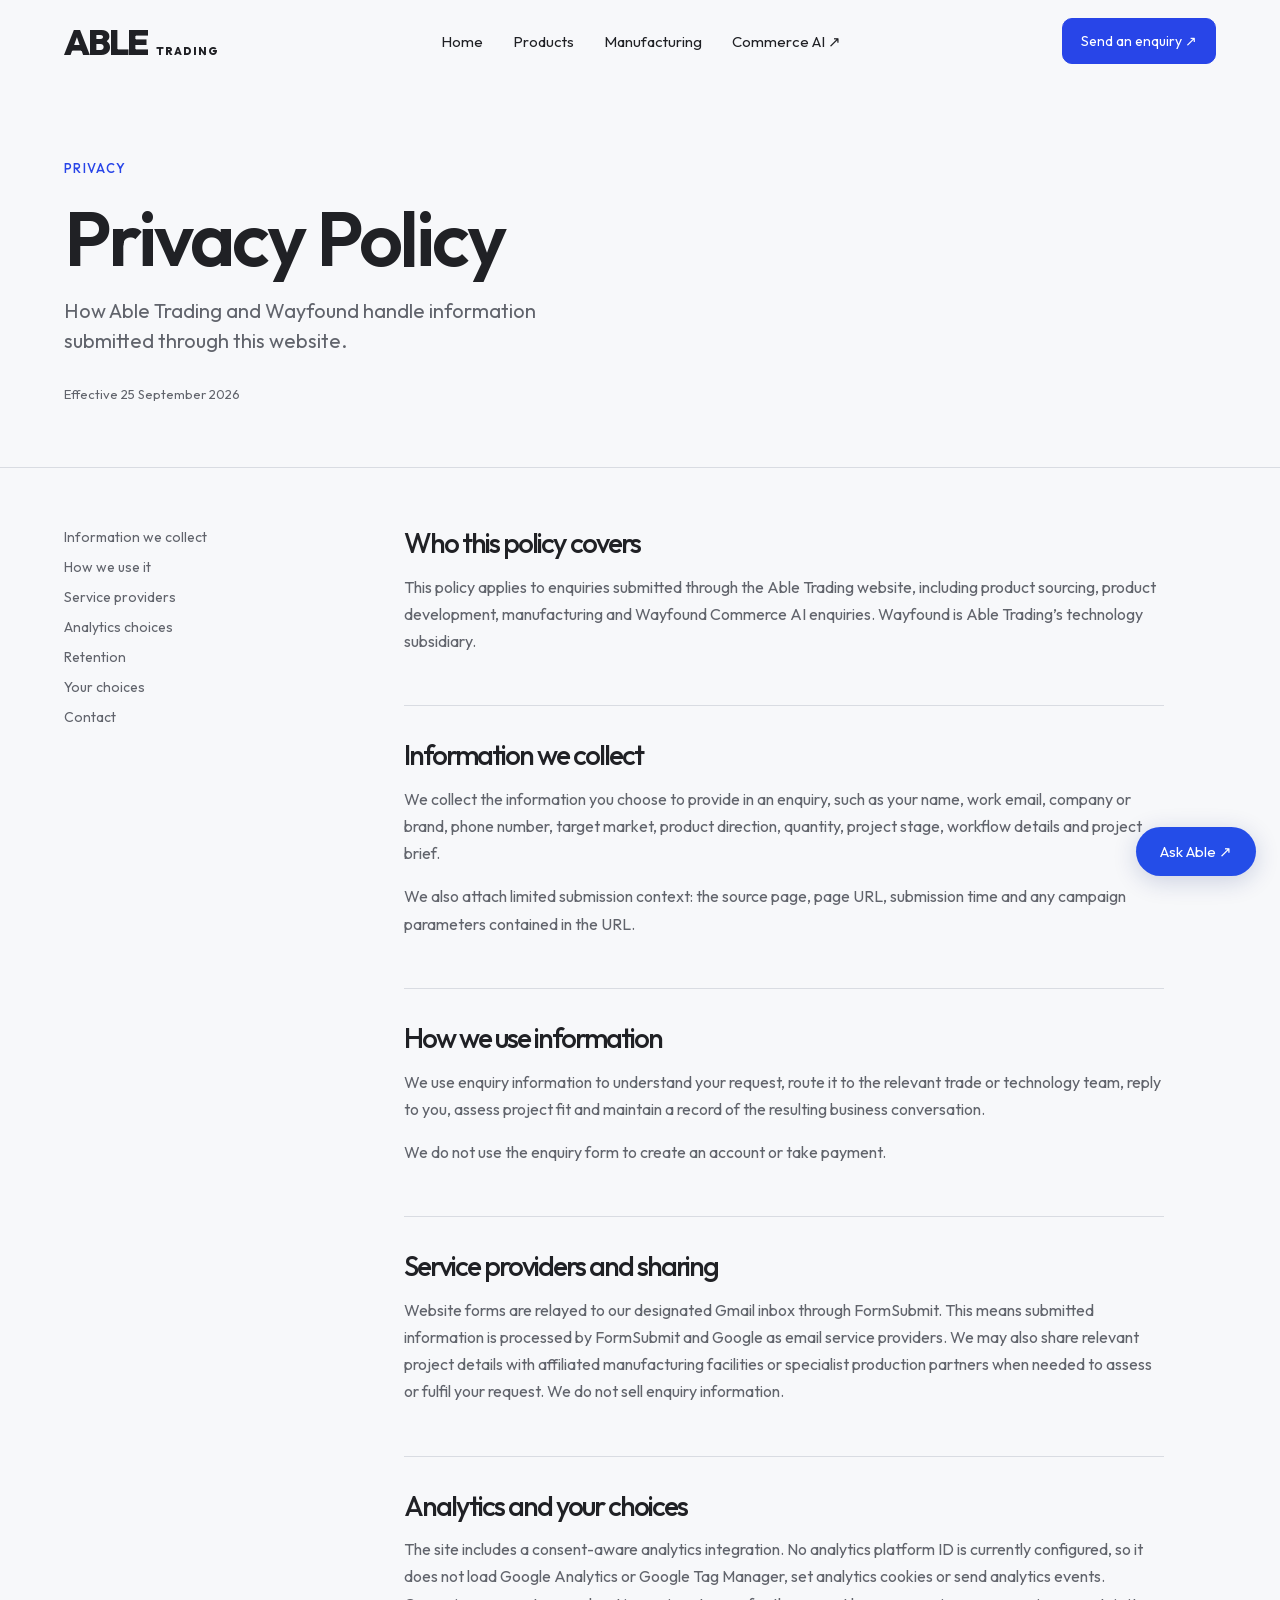
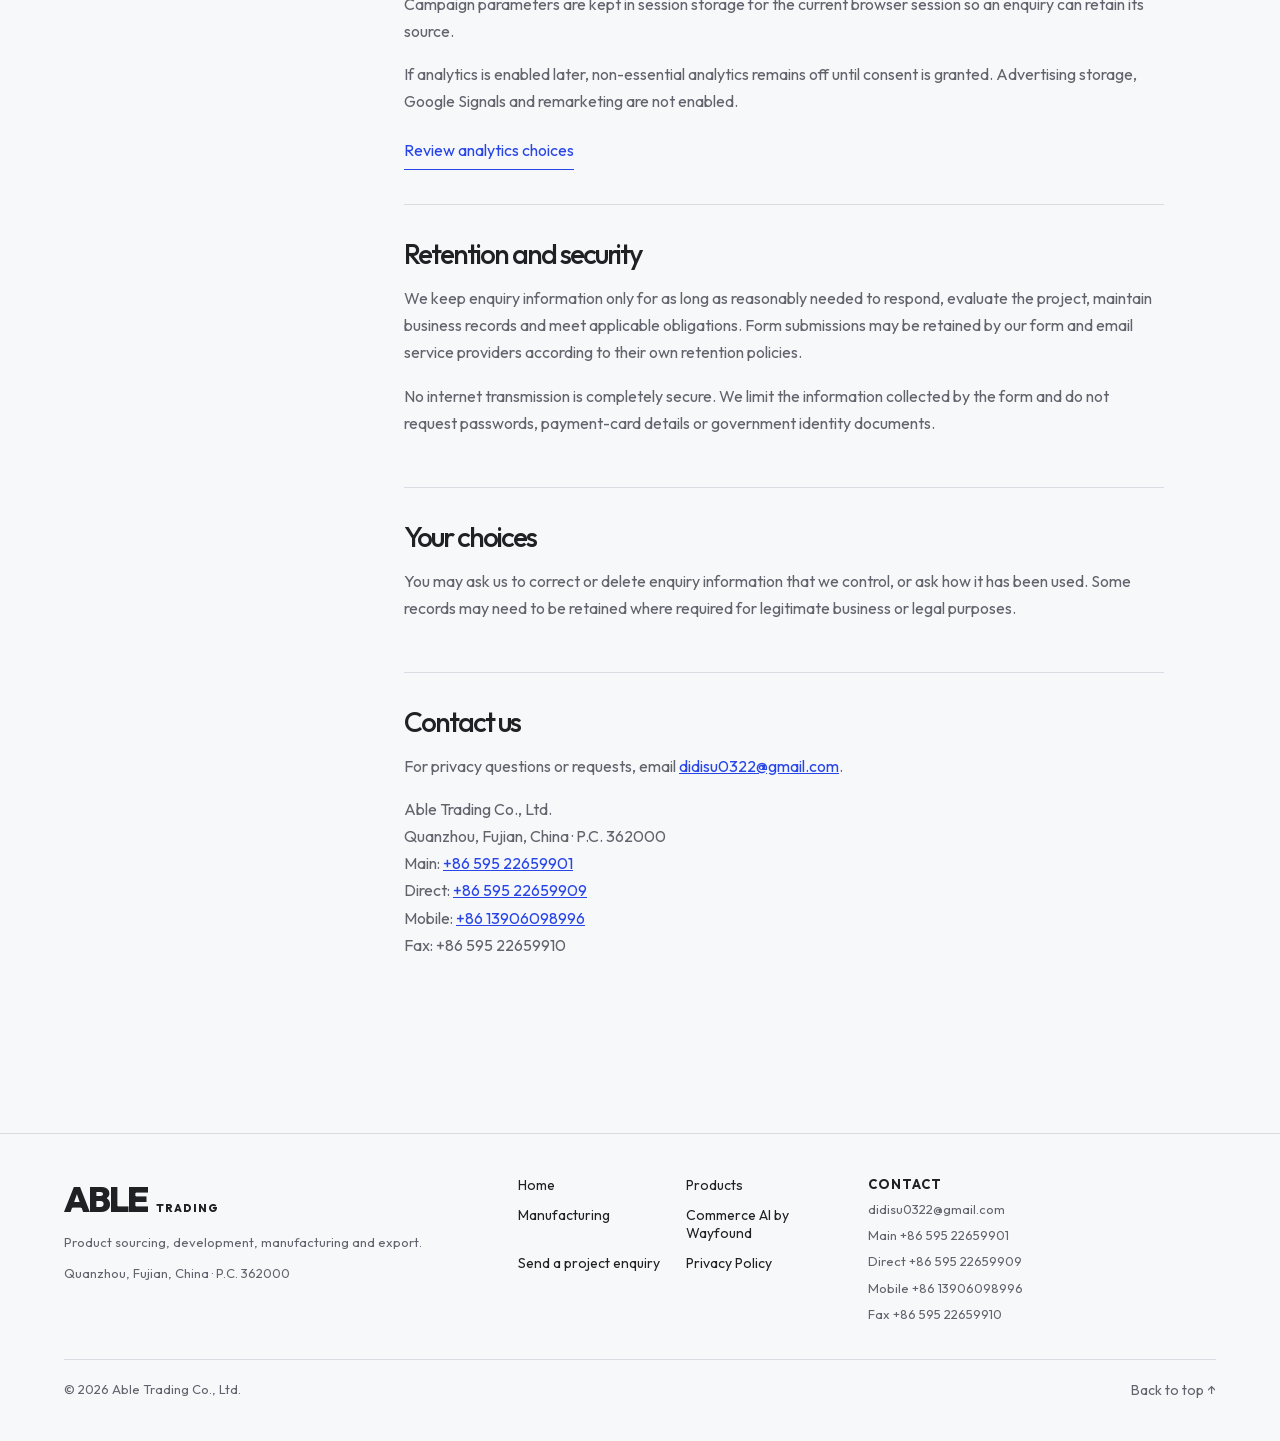
<file: privacy.html>
<!doctype html><html lang="en"><head><meta charset="utf-8"><meta name="viewport" content="width=device-width,initial-scale=1"><title>Privacy Policy | Able Trading</title><meta name="description" content="How Able Trading and Wayfound collect, use and protect information submitted through this website."><link rel="canonical" href="https://able-sooty.vercel.app/privacy.html"><meta name="robots" content="index,follow,max-image-preview:large"><meta property="og:title" content="Privacy Policy | Able Trading"><meta property="og:description" content="How Able Trading and Wayfound handle website enquiry information."><meta property="og:type" content="website"><meta property="og:url" content="https://able-sooty.vercel.app/privacy.html"><meta property="og:image" content="https://able-sooty.vercel.app/assets/able-trading-og.jpg"><meta property="og:image:width" content="1200"><meta property="og:image:height" content="630"><meta property="og:image:alt" content="Able Trading product sourcing and manufacturing"><meta name="twitter:card" content="summary_large_image"><meta name="twitter:title" content="Privacy Policy | Able Trading"><meta name="twitter:description" content="How Able Trading and Wayfound handle website enquiry information."><meta name="twitter:image" content="https://able-sooty.vercel.app/assets/able-trading-og.jpg"><link rel="stylesheet" href="direction.css?v=visual-1"><link rel="stylesheet" href="layout.css?v=visual-1"><link rel="stylesheet" href="site.css?v=performance-1"><link rel="stylesheet" href="visual.css?v=performance-1"><link rel="icon" href="data:image/svg+xml,%3Csvg xmlns='http://www.w3.org/2000/svg' viewBox='0 0 32 32'%3E%3Crect width='32' height='32' fill='%232845e8'/%3E%3Ctext x='5' y='25' fill='white' font-size='26' font-family='Arial' font-weight='bold'%3EA%3C/text%3E%3C/svg%3E"><script src="enquiry.js?v=seo-analytics-1" defer></script><script src="site.js?v=performance-1" defer></script><script src="analytics-config.js?v=3" defer></script><script src="analytics.js?v=3" defer></script><!-- Unified site identity and page schema --><script type="application/ld+json">{"@context":"https://schema.org","@graph":[{"@type":"Organization","@id":"https://able-sooty.vercel.app/#organization","name":"Able Trading Co., Ltd.","url":"https://able-sooty.vercel.app/","logo":{"@type":"ImageObject","url":"https://able-sooty.vercel.app/assets/able-trading-logo.svg"},"email":"didisu0322@gmail.com","address":{"@type":"PostalAddress","addressLocality":"Quanzhou","addressRegion":"Fujian","postalCode":"362000","addressCountry":"CN"},"contactPoint":[{"@type":"ContactPoint","contactType":"business enquiries","email":"didisu0322@gmail.com","telephone":"+86-595-22659901","faxNumber":"+86-595-22659910"},{"@type":"ContactPoint","contactType":"direct line","telephone":"+86-595-22659909"},{"@type":"ContactPoint","contactType":"mobile enquiries","telephone":"+86-13906098996"}]},{"@type":"WebPage","@id":"https://able-sooty.vercel.app/privacy.html#webpage","url":"https://able-sooty.vercel.app/privacy.html","name":"Privacy Policy | Able Trading","description":"How Able Trading and Wayfound handle website enquiry information.","publisher":{"@id":"https://able-sooty.vercel.app/#organization"}}]}</script></head><body class="extension-page privacy-page"><header class="site-header shell"><a class="brand" href="/" aria-label="Able Trading home">ABLE<span>TRADING</span></a><nav aria-label="Main navigation"><a href="/">Home</a><a href="products.html">Products</a><a href="manufacturing.html">Manufacturing</a><a href="commerce-ai.html">Commerce AI ↗</a></nav><a class="button small" href="/#brief" data-analytics-id="privacy_enquiry_header" data-analytics-stream="trade">Send an enquiry ↗</a></header><main id="top"><section class="privacy-hero shell"><p class="eyebrow">Privacy</p><h1>Privacy Policy</h1><p class="hero-lead">How Able Trading and Wayfound handle information submitted through this website.</p><p class="privacy-date">Effective 25 September 2026</p></section><div class="privacy-layout shell"><nav aria-label="Privacy policy sections"><a href="#collect">Information we collect</a><a href="#use">How we use it</a><a href="#sharing">Service providers</a><a href="#analytics">Analytics choices</a><a href="#retention">Retention</a><a href="#choices">Your choices</a><a href="#contact">Contact</a></nav><article class="privacy-content"><section id="scope"><h2>Who this policy covers</h2><p>This policy applies to enquiries submitted through the Able Trading website, including product sourcing, product development, manufacturing and Wayfound Commerce AI enquiries. Wayfound is Able Trading’s technology subsidiary.</p></section><section id="collect"><h2>Information we collect</h2><p>We collect the information you choose to provide in an enquiry, such as your name, work email, company or brand, phone number, target market, product direction, quantity, project stage, workflow details and project brief.</p><p>We also attach limited submission context: the source page, page URL, submission time and any campaign parameters contained in the URL.</p></section><section id="use"><h2>How we use information</h2><p>We use enquiry information to understand your request, route it to the relevant trade or technology team, reply to you, assess project fit and maintain a record of the resulting business conversation.</p><p>We do not use the enquiry form to create an account or take payment.</p></section><section id="sharing"><h2>Service providers and sharing</h2><p>Website forms are relayed to our designated Gmail inbox through FormSubmit. This means submitted information is processed by FormSubmit and Google as email service providers. We may also share relevant project details with affiliated manufacturing facilities or specialist production partners when needed to assess or fulfil your request. We do not sell enquiry information.</p></section><section id="analytics"><h2>Analytics and your choices</h2><p>The site includes a consent-aware analytics integration. No analytics platform ID is currently configured, so it does not load Google Analytics or Google Tag Manager, set analytics cookies or send analytics events. Campaign parameters are kept in session storage for the current browser session so an enquiry can retain its source.</p><p>If analytics is enabled later, non-essential analytics remains off until consent is granted. Advertising storage, Google Signals and remarketing are not enabled.</p><button type="button" class="text-button" id="analytics-choices" hidden>Review analytics choices</button></section><section id="retention"><h2>Retention and security</h2><p>We keep enquiry information only for as long as reasonably needed to respond, evaluate the project, maintain business records and meet applicable obligations. Form submissions may be retained by our form and email service providers according to their own retention policies.</p><p>No internet transmission is completely secure. We limit the information collected by the form and do not request passwords, payment-card details or government identity documents.</p></section><section id="choices"><h2>Your choices</h2><p>You may ask us to correct or delete enquiry information that we control, or ask how it has been used. Some records may need to be retained where required for legitimate business or legal purposes.</p></section><section id="contact"><h2>Contact us</h2><p>For privacy questions or requests, email <a href="mailto:didisu0322@gmail.com">didisu0322@gmail.com</a>.</p><p>Able Trading Co., Ltd.<br>Quanzhou, Fujian, China · P.C. 362000<br>Main: <a href="tel:+8659522659901">+86 595 22659901</a><br>Direct: <a href="tel:+8659522659909">+86 595 22659909</a><br>Mobile: <a href="tel:+8613906098996">+86 13906098996</a><br>Fax: +86 595 22659910</p></section></article></div></main><footer class="site-footer shell"><div class="footer-brand"><a class="brand" href="/" aria-label="Able Trading home">ABLE<span>TRADING</span></a><p>Product sourcing, development, manufacturing and export.</p><p>Quanzhou, Fujian, China · P.C. 362000</p></div><nav aria-label="Footer navigation"><a href="/">Home</a><a href="products.html">Products</a><a href="manufacturing.html">Manufacturing</a><a href="commerce-ai.html">Commerce AI by Wayfound</a><a href="/#brief">Send a project enquiry</a><a href="privacy.html">Privacy Policy</a></nav><address class="footer-contact"><strong>Contact</strong><a href="mailto:didisu0322@gmail.com">didisu0322@gmail.com</a><a href="tel:+8659522659901">Main +86 595 22659901</a><a href="tel:+8659522659909">Direct +86 595 22659909</a><a href="tel:+8613906098996">Mobile +86 13906098996</a><span>Fax +86 595 22659910</span></address><div class="footer-meta"><p>© 2026 Able Trading Co., Ltd.</p><a href="#top">Back to top ↑</a></div></footer></body></html>
</file>
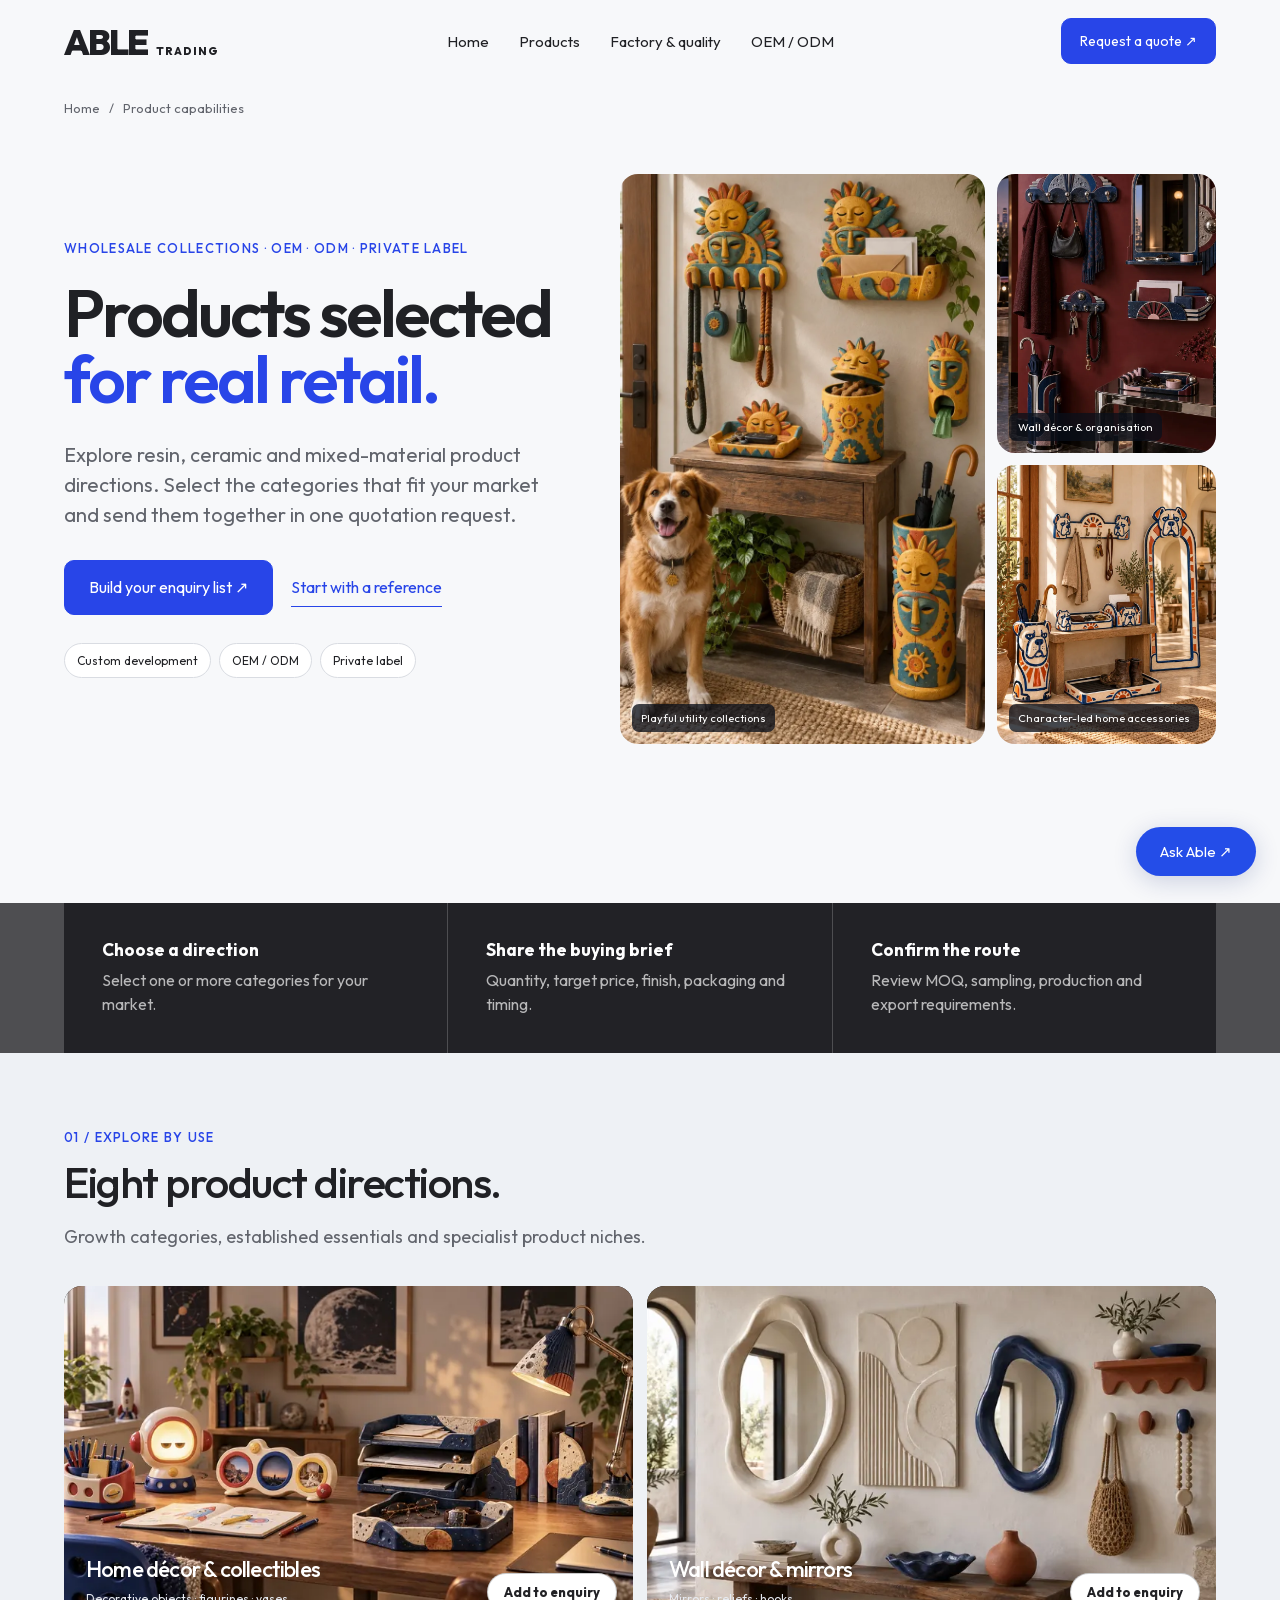
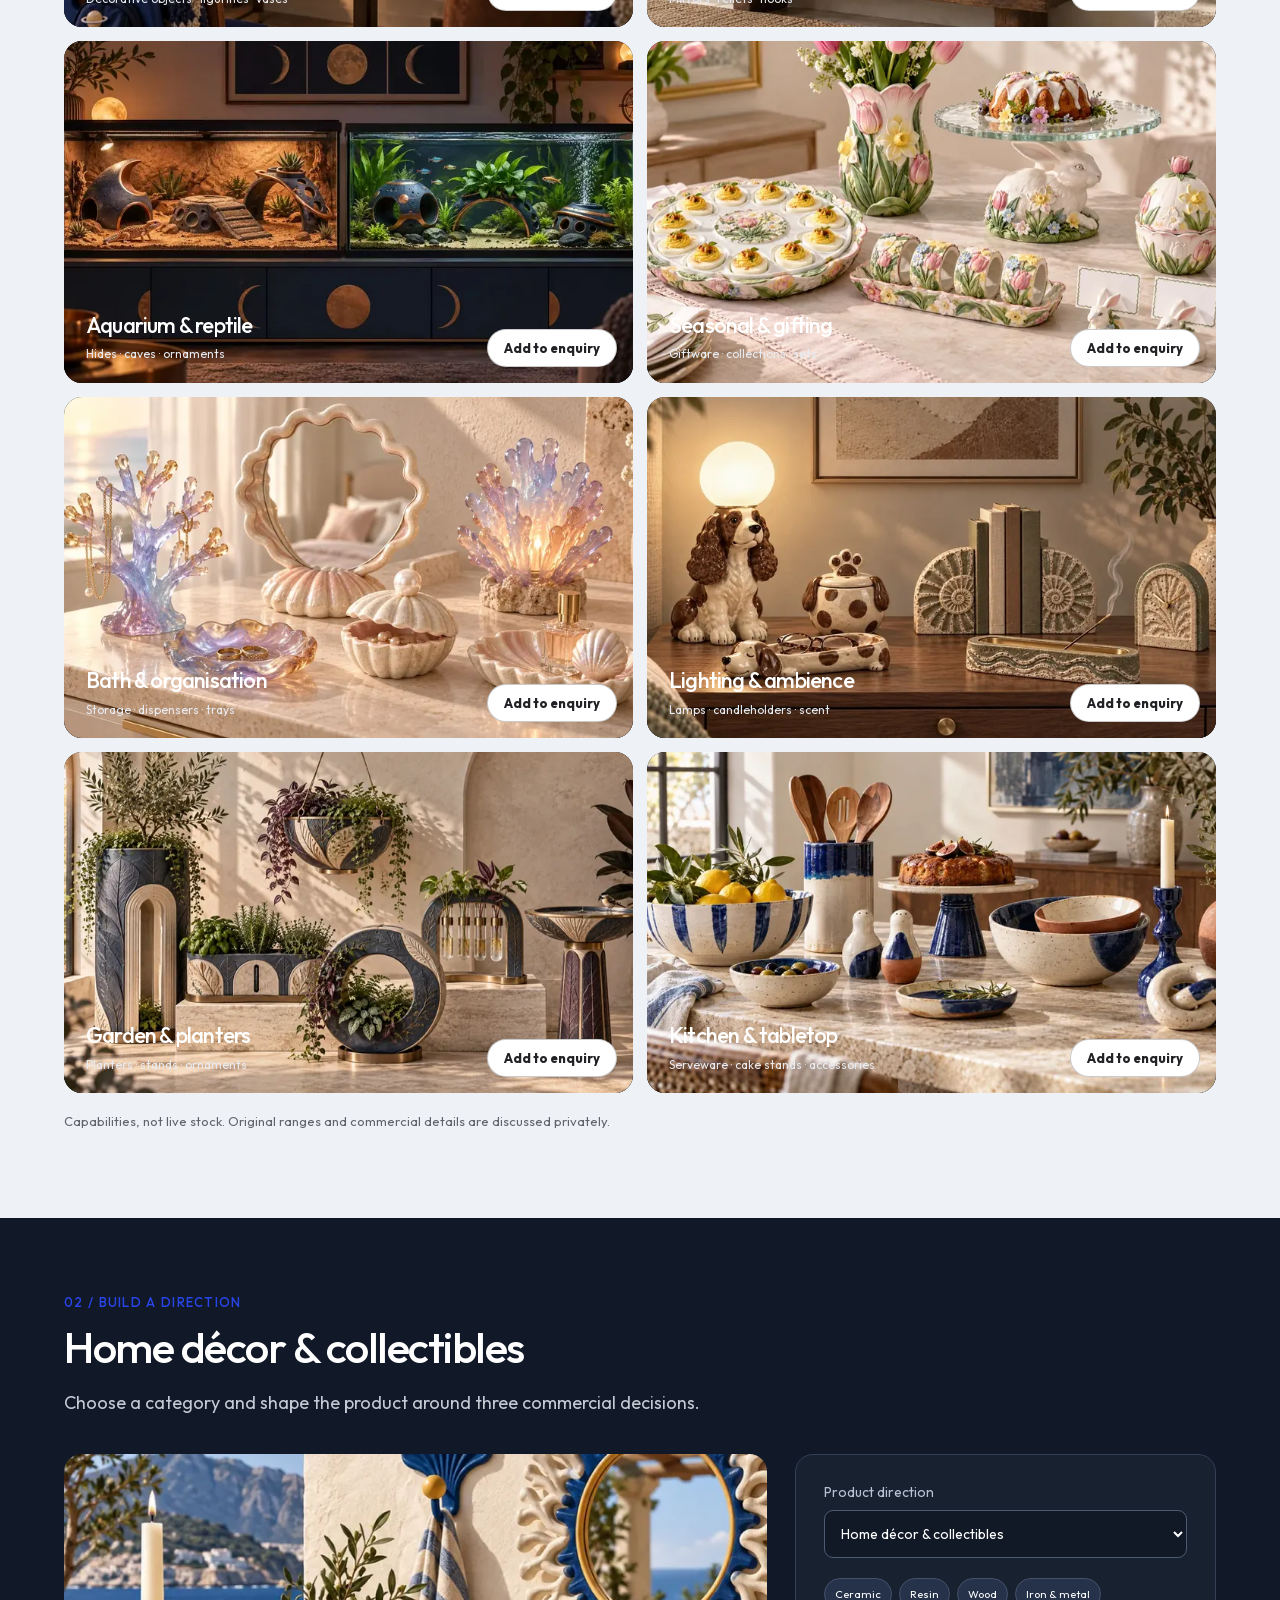
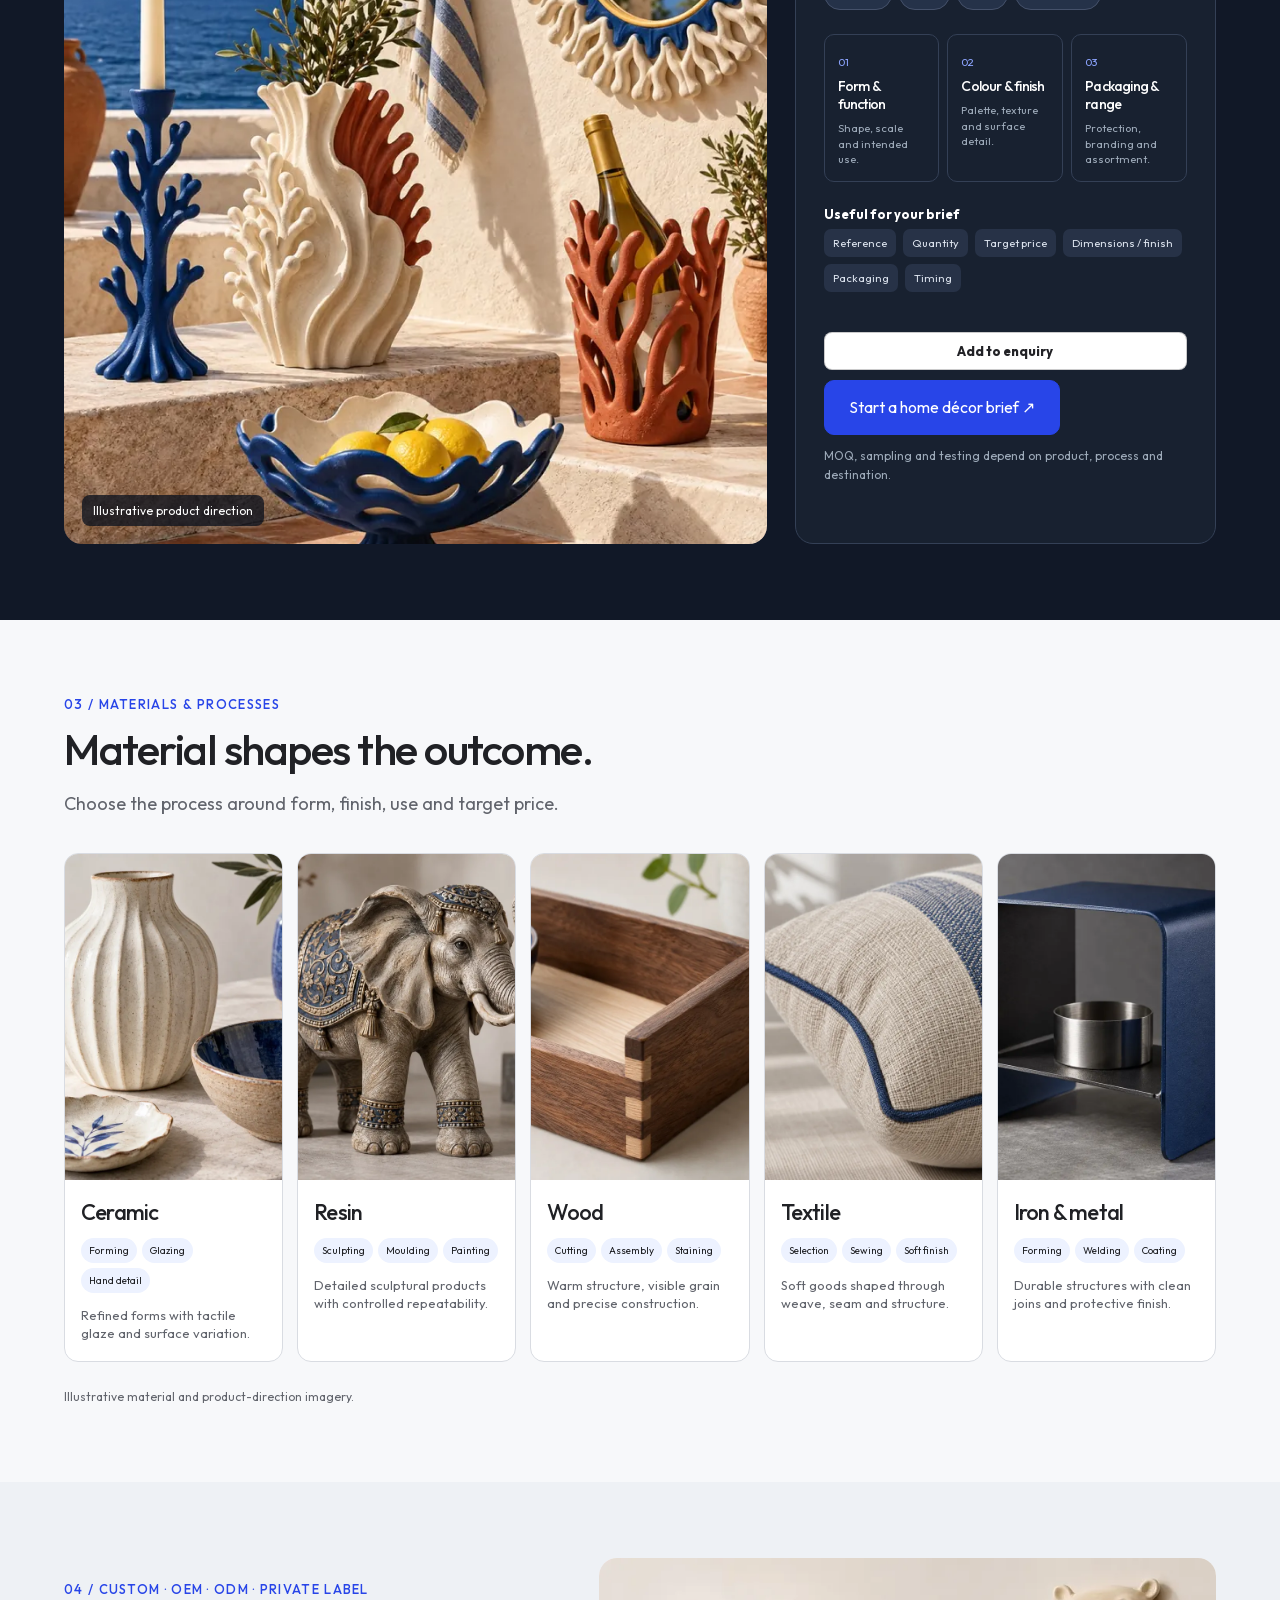
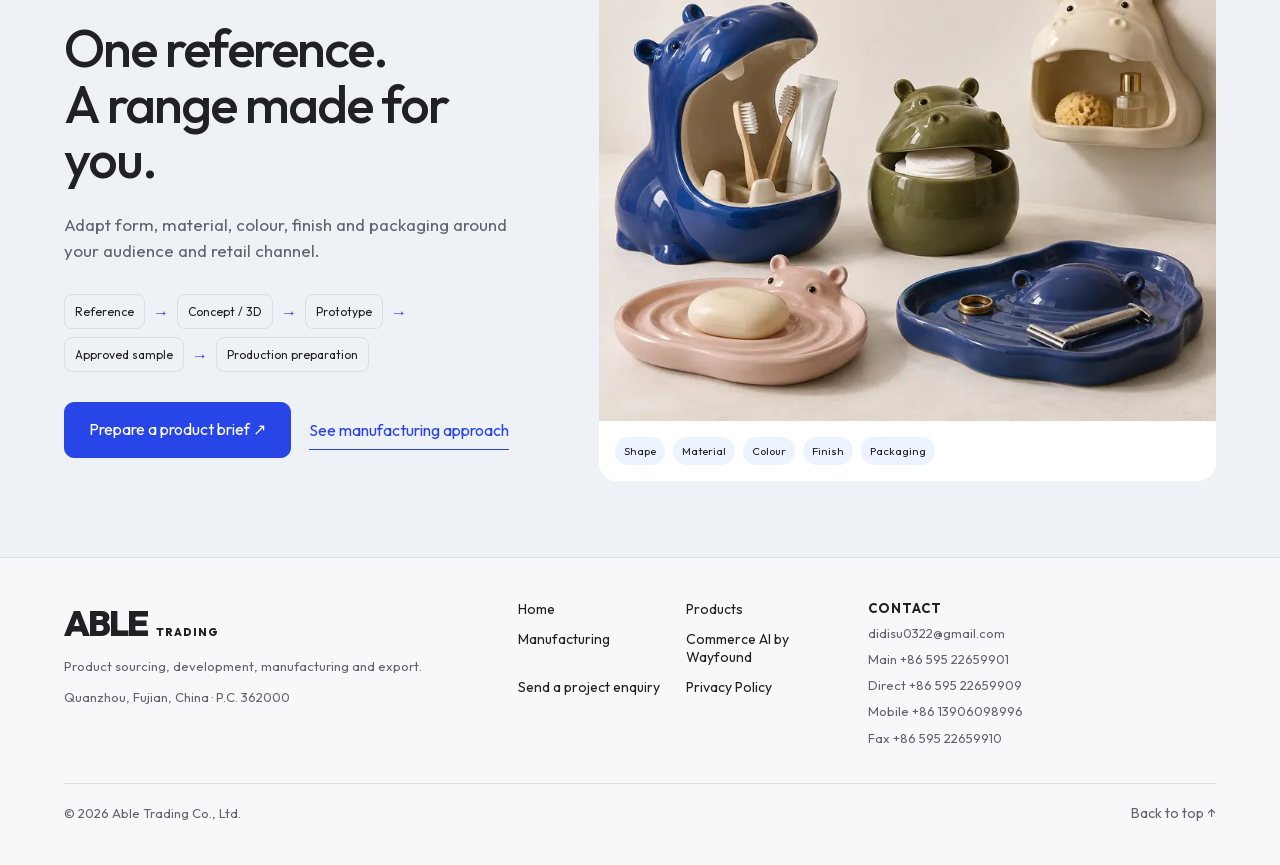
<file: products.html>
<!doctype html>
<html lang="en"><head><meta charset="utf-8"><meta name="viewport" content="width=device-width,initial-scale=1">
<title>Wholesale Resin &amp; Ceramic Home Décor Collections | Able Trading</title><meta name="robots" content="index,follow,max-image-preview:large">
<meta name="description" content="Explore wholesale resin and ceramic home décor, collectibles, aquarium ornaments, giftware and custom OEM/ODM product directions from Able Trading.">
<meta name="keywords" content="home decor manufacturer, kitchen tabletop supplier, lighting manufacturer, wall mirror supplier, bathroom accessories supplier, garden planter manufacturer, aquarium ornaments manufacturer, seasonal giftware supplier">
<link rel="canonical" href="https://able-sooty.vercel.app/products.html"><meta property="og:title" content="Product capabilities | Able Trading"><meta property="og:description" content="Product directions, materials and custom development possibilities for retail-ready ranges."><meta property="og:type" content="website"><meta property="og:url" content="https://able-sooty.vercel.app/products.html">
<link rel="stylesheet" href="direction.css?v=visual-1"><link rel="stylesheet" href="layout.css?v=visual-1"><link rel="stylesheet" href="site.css?v=performance-1"><link rel="stylesheet" href="visual.css?v=performance-1"><link rel="stylesheet" href="trade.css?v=1">
<link rel="icon" href="data:image/svg+xml,%3Csvg xmlns='http://www.w3.org/2000/svg' viewBox='0 0 32 32'%3E%3Crect width='32' height='32' fill='%232845e8'/%3E%3Ctext x='5' y='25' fill='white' font-size='26' font-family='Arial' font-weight='bold'%3EA%3C/text%3E%3C/svg%3E">
<script src="enquiry.js?v=seo-analytics-1" defer></script><script src="site.js?v=performance-1" defer></script><script src="categories.js?v=performance-1" defer></script><script src="trade.js?v=1" defer></script>

<meta property="og:image" content="https://able-sooty.vercel.app/assets/able-trading-og.jpg"><meta property="og:image:width" content="1200"><meta property="og:image:height" content="630"><meta property="og:image:alt" content="Colourful home décor and tabletop products developed by Able Trading"><meta name="twitter:card" content="summary_large_image"><meta name="twitter:title" content="Product capabilities | Able Trading"><meta name="twitter:description" content="Product directions, materials and custom development possibilities for retail-ready ranges."><meta name="twitter:image" content="https://able-sooty.vercel.app/assets/able-trading-og.jpg"><script src="analytics-config.js?v=3" defer></script><script src="analytics.js?v=3" defer></script><!-- Unified site identity and page schema --><script type="application/ld+json">{"@context":"https://schema.org","@graph":[{"@type":"Organization","@id":"https://able-sooty.vercel.app/#organization","name":"Able Trading Co., Ltd.","url":"https://able-sooty.vercel.app/","logo":{"@type":"ImageObject","url":"https://able-sooty.vercel.app/assets/able-trading-logo.svg"},"email":"didisu0322@gmail.com","address":{"@type":"PostalAddress","addressLocality":"Quanzhou","addressRegion":"Fujian","postalCode":"362000","addressCountry":"CN"},"contactPoint":[{"@type":"ContactPoint","contactType":"business enquiries","email":"didisu0322@gmail.com","telephone":"+86-595-22659901","faxNumber":"+86-595-22659910"},{"@type":"ContactPoint","contactType":"direct line","telephone":"+86-595-22659909"},{"@type":"ContactPoint","contactType":"mobile enquiries","telephone":"+86-13906098996"}]},{"@type":"CollectionPage","@id":"https://able-sooty.vercel.app/products.html#webpage","url":"https://able-sooty.vercel.app/products.html","name":"Product capabilities | Able Trading","description":"Decorative products, collectibles, tabletop, lighting, wall décor, bath storage, garden planters, aquarium and seasonal gifting.","publisher":{"@id":"https://able-sooty.vercel.app/#organization"},"mainEntity":{"@type":"ItemList","numberOfItems":8,"itemListElement":[{"@type":"ListItem","position":1,"name":"Home decor and collectibles"},{"@type":"ListItem","position":2,"name":"Kitchen and tabletop"},{"@type":"ListItem","position":3,"name":"Lighting and ambience"},{"@type":"ListItem","position":4,"name":"Wall decor and mirrors"},{"@type":"ListItem","position":5,"name":"Bath and organisation"},{"@type":"ListItem","position":6,"name":"Garden and planters"},{"@type":"ListItem","position":7,"name":"Aquarium and reptile"},{"@type":"ListItem","position":8,"name":"Seasonal and gifting"}]}}]}</script></head><body class="extension-page products-page">
<header class="site-header shell"><a class="brand" href="/" aria-label="Able Trading home">ABLE<span>TRADING</span></a><nav aria-label="Main navigation"><a href="/">Home</a><a href="products.html" aria-current="page">Products</a><a href="manufacturing.html">Factory &amp; quality</a><a href="manufacturing.html#capabilities">OEM / ODM</a></nav><a class="button small" href="/#brief" data-analytics-id="products_brief_header" data-analytics-stream="trade">Request a quote ↗</a></header>
<main><div class="breadcrumbs shell"><a href="/">Home</a><span>/</span><span>Product capabilities</span></div>
<section class="product-hero shell" id="top"><div class="product-hero-copy"><p class="eyebrow">Product categories &amp; materials</p><h1>Décor. Gifts.<br><span>Everyday character.</span></h1><p class="hero-lead">Explore product directions, materials and custom development possibilities for retail-ready ranges.</p><div class="hero-actions"><a class="button" href="#collections" data-analytics-id="products_browse_categories" data-analytics-stream="trade">Browse categories ↗</a><a class="text-button" href="/#brief" data-analytics-id="products_start_reference" data-analytics-stream="trade">Start with a reference</a></div><div class="capability-badges" aria-label="Development capabilities"><span>Custom development</span><span>OEM / ODM</span><span>Private label</span></div></div><div class="product-hero-mosaic" aria-label="Selected product directions"><figure class="mosaic-large"><img src="assets/optimized/products/hero/pet-entryway-collection.webp" width="1024" height="1536" alt="Sun and mask themed pet-friendly entryway organisers" srcset="assets/optimized/products/hero/pet-entryway-collection-480.webp 480w, assets/optimized/products/hero/pet-entryway-collection-800.webp 800w, assets/optimized/products/hero/pet-entryway-collection.webp 1024w" sizes="(max-width: 767px) calc(100vw - 32px), 50vw"><figcaption>Playful utility collections</figcaption></figure><figure><img src="assets/optimized/products/hero/wall-collection.webp" width="965" height="1448" alt="Coordinated Art Deco wall mirror, hooks and entryway organisers" srcset="assets/optimized/products/hero/wall-collection-480.webp 480w, assets/optimized/products/hero/wall-collection-800.webp 800w, assets/optimized/products/hero/wall-collection.webp 965w" sizes="(max-width: 767px) calc(100vw - 32px), 50vw"><figcaption>Wall décor &amp; organisation</figcaption></figure><figure><img src="assets/optimized/products/hero/bulldog-collection.webp" width="1024" height="1536" alt="Coordinated bulldog ceramic mirror, hooks, trays and umbrella stand" srcset="assets/optimized/products/hero/bulldog-collection-480.webp 480w, assets/optimized/products/hero/bulldog-collection-800.webp 800w, assets/optimized/products/hero/bulldog-collection.webp 1024w" sizes="(max-width: 767px) calc(100vw - 32px), 50vw"><figcaption>Character-led home accessories</figcaption></figure></div></section>

<section class="section product-collections" id="collections"><div class="shell"><div class="section-heading compact-heading"><p class="eyebrow">01 / Explore by use</p><h2>Eight product directions.</h2><p>Growth categories, established essentials and specialist product niches.</p></div><div class="product-bento equal-category-grid"><article class="product-capability" data-category="home" data-materials="Ceramic|Resin|Wood|Iron &amp; metal"><a href="#direction" data-select-category="home"><div class="category-art"><img src="assets/optimized/categories/home.webp" width="1800" height="1013" loading="lazy" decoding="async" alt="Home décor and collectible ceramic products" srcset="assets/optimized/categories/home-480.webp 480w, assets/optimized/categories/home-800.webp 800w, assets/optimized/categories/home-1200.webp 1200w, assets/optimized/categories/home.webp 1600w" sizes="(max-width: 767px) calc(100vw - 32px), 50vw"></div><div><h3>Home décor &amp; collectibles</h3><p>Decorative objects · figurines · vases</p></div></a></article><article class="product-capability" data-category="wall" data-materials="Ceramic|Resin|Wood|Iron &amp; metal"><a href="#direction" data-select-category="wall"><div class="category-art"><img src="assets/optimized/categories/wall-decor-mirrors.webp" width="1800" height="1013" loading="lazy" decoding="async" alt="Sculptural wall mirrors, relief panel and hooks" srcset="assets/optimized/categories/wall-decor-mirrors-480.webp 480w, assets/optimized/categories/wall-decor-mirrors-800.webp 800w, assets/optimized/categories/wall-decor-mirrors-1200.webp 1200w, assets/optimized/categories/wall-decor-mirrors.webp 1600w" sizes="(max-width: 767px) calc(100vw - 32px), 50vw"></div><div><h3>Wall décor &amp; mirrors</h3><p>Mirrors · reliefs · hooks</p></div></a></article><article class="product-capability" data-category="habitat" data-materials="Resin|Ceramic"><a href="#direction" data-select-category="habitat"><div class="category-art"><img src="assets/optimized/categories/habitat.webp" width="1800" height="1013" loading="lazy" decoding="async" alt="Resin aquarium ornaments and reptile terrarium hides" srcset="assets/optimized/categories/habitat-480.webp 480w, assets/optimized/categories/habitat-800.webp 800w, assets/optimized/categories/habitat-1200.webp 1200w, assets/optimized/categories/habitat.webp 1600w" sizes="(max-width: 767px) calc(100vw - 32px), 50vw"></div><div><h3>Aquarium &amp; reptile</h3><p>Hides · caves · ornaments</p></div></a></article><article class="product-capability" data-category="seasonal" data-materials="Ceramic|Resin|Wood|Textile|Iron &amp; metal"><a href="#direction" data-select-category="seasonal"><div class="category-art"><img src="assets/optimized/categories/gifts-optimized.webp" width="1800" height="1013" loading="lazy" decoding="async" alt="Floral ceramic giftware and seasonal collectible range" srcset="assets/optimized/categories/gifts-optimized-480.webp 480w, assets/optimized/categories/gifts-optimized-800.webp 800w, assets/optimized/categories/gifts-optimized-1200.webp 1200w, assets/optimized/categories/gifts-optimized.webp 1600w" sizes="(max-width: 767px) calc(100vw - 32px), 50vw"></div><div><h3>Seasonal &amp; gifting</h3><p>Giftware · collections · sets</p></div></a></article><article class="product-capability" data-category="bath" data-materials="Ceramic|Resin|Wood|Iron &amp; metal"><a href="#direction" data-select-category="bath"><div class="category-art"><img src="assets/optimized/categories/bath-organisation.webp" width="1800" height="1013" loading="lazy" decoding="async" alt="Shell-inspired bathroom and jewellery organisers" srcset="assets/optimized/categories/bath-organisation-480.webp 480w, assets/optimized/categories/bath-organisation-800.webp 800w, assets/optimized/categories/bath-organisation-1200.webp 1200w, assets/optimized/categories/bath-organisation.webp 1600w" sizes="(max-width: 767px) calc(100vw - 32px), 50vw"></div><div><h3>Bath &amp; organisation</h3><p>Storage · dispensers · trays</p></div></a></article><article class="product-capability" data-category="lighting" data-materials="Ceramic|Resin|Wood|Iron &amp; metal"><a href="#direction" data-select-category="lighting"><div class="category-art"><img src="assets/optimized/categories/lifestyle.webp" width="1800" height="1013" loading="lazy" decoding="async" alt="Decorative ceramic lamp and ambience accessories" srcset="assets/optimized/categories/lifestyle-480.webp 480w, assets/optimized/categories/lifestyle-800.webp 800w, assets/optimized/categories/lifestyle-1200.webp 1200w, assets/optimized/categories/lifestyle.webp 1600w" sizes="(max-width: 767px) calc(100vw - 32px), 50vw"></div><div><h3>Lighting &amp; ambience</h3><p>Lamps · candleholders · scent</p></div></a></article><article class="product-capability" data-category="garden" data-materials="Ceramic|Resin|Wood|Iron &amp; metal"><a href="#direction" data-select-category="garden"><div class="category-art"><img src="assets/optimized/categories/garden-optimized.webp" width="1800" height="1013" loading="lazy" decoding="async" alt="Decorative planters and outdoor garden accessories" srcset="assets/optimized/categories/garden-optimized-480.webp 480w, assets/optimized/categories/garden-optimized-800.webp 800w, assets/optimized/categories/garden-optimized-1200.webp 1200w, assets/optimized/categories/garden-optimized.webp 1600w" sizes="(max-width: 767px) calc(100vw - 32px), 50vw"></div><div><h3>Garden &amp; planters</h3><p>Planters · stands · ornaments</p></div></a></article><article class="product-capability" data-category="kitchen" data-materials="Ceramic|Wood|Iron &amp; metal"><a href="#direction" data-select-category="kitchen"><div class="category-art"><img src="assets/optimized/categories/kitchen-tabletop.webp" width="1800" height="1013" loading="lazy" decoding="async" alt="Coordinated ceramic kitchen and tabletop collection" srcset="assets/optimized/categories/kitchen-tabletop-480.webp 480w, assets/optimized/categories/kitchen-tabletop-800.webp 800w, assets/optimized/categories/kitchen-tabletop-1200.webp 1200w, assets/optimized/categories/kitchen-tabletop.webp 1600w" sizes="(max-width: 767px) calc(100vw - 32px), 50vw"></div><div><h3>Kitchen &amp; tabletop</h3><p>Serveware · cake stands · accessories</p></div></a></article></div><p class="capability-note">Capabilities, not live stock. Original ranges and commercial details are discussed privately.</p></div></section>
<section class="section shell direction-builder" id="direction"><div class="section-heading compact-heading"><p class="eyebrow">02 / Build a direction</p><h2 id="guide-title">Home décor &amp; collectibles</h2><p>Choose a category and shape the product around three commercial decisions.</p></div><div class="direction-workspace"><figure><img id="guide-image" src="assets/optimized/categories/direction-feature.webp" width="1350" height="1800" loading="lazy" decoding="async" alt="Coordinated sculptural home décor collection with mirror, tabletop accessories and storage" srcset="assets/optimized/categories/direction-feature-480.webp 480w, assets/optimized/categories/direction-feature-800.webp 800w, assets/optimized/categories/direction-feature-1200.webp 1200w, assets/optimized/categories/direction-feature.webp 1350w" sizes="(max-width: 767px) calc(100vw - 32px), 50vw"><figcaption>Illustrative product direction</figcaption></figure><div class="direction-controls"><label>Product direction<select id="guide-category"><option value="home">Home décor &amp; collectibles</option><option value="kitchen">Kitchen &amp; tabletop</option><option value="lighting">Lighting &amp; ambience</option><option value="wall">Wall décor &amp; mirrors</option><option value="bath">Bath &amp; organisation</option><option value="garden">Garden &amp; planters</option><option value="habitat">Aquarium &amp; reptile</option><option value="seasonal">Seasonal &amp; gifting</option></select></label><div id="guide-materials" class="material-tags" aria-label="Available materials"></div><div class="customization-dimensions"><article><span>01</span><h3>Form &amp; function</h3><p>Shape, scale and intended use.</p></article><article><span>02</span><h3>Colour &amp; finish</h3><p>Palette, texture and surface detail.</p></article><article><span>03</span><h3>Packaging &amp; range</h3><p>Protection, branding and assortment.</p></article></div><div class="enquiry-checklist"><strong>Useful for your brief</strong><span>Reference</span><span>Quantity</span><span>Target price</span><span>Dimensions / finish</span><span>Packaging</span><span>Timing</span></div><a class="button" id="guide-cta" data-product-direction-cta data-analytics-id="products_direction_brief" href="/?category=home#brief">Start a home décor brief ↗</a><p class="context-note">MOQ, sampling and testing depend on product, process and destination.</p></div></div></section>
<section class="section material-gallery"><div class="shell"><div class="section-heading compact-heading"><p class="eyebrow">03 / Materials &amp; processes</p><h2>Material shapes the outcome.</h2><p>Choose the process around form, finish, use and target price.</p></div><div class="material-cards"><article><img src="assets/optimized/materials/ceramic.webp" width="1200" height="1200" loading="lazy" decoding="async" alt="Ceramic forms showing matte, glazed and hand-detailed finishes" srcset="assets/optimized/materials/ceramic-480.webp 480w, assets/optimized/materials/ceramic-800.webp 800w, assets/optimized/materials/ceramic-1200.webp 1200w, assets/optimized/materials/ceramic.webp 1200w" sizes="(max-width: 767px) calc(100vw - 32px), 50vw"><h3>Ceramic</h3><div><span>Forming</span><span>Glazing</span><span>Hand detail</span></div><p>Refined forms with tactile glaze and surface variation.</p></article><article><img src="assets/optimized/materials/resin.webp" width="1200" height="1200" loading="lazy" decoding="async" alt="Detailed sculpted resin decorative figurine" srcset="assets/optimized/materials/resin-480.webp 480w, assets/optimized/materials/resin-800.webp 800w, assets/optimized/materials/resin-1200.webp 1200w, assets/optimized/materials/resin.webp 1200w" sizes="(max-width: 767px) calc(100vw - 32px), 50vw"><h3>Resin</h3><div><span>Sculpting</span><span>Moulding</span><span>Painting</span></div><p>Detailed sculptural products with controlled repeatability.</p></article><article><img src="assets/optimized/materials/wood.webp" width="1200" height="1200" loading="lazy" decoding="async" alt="Wooden home accessory showing stained grain and joined construction" srcset="assets/optimized/materials/wood-480.webp 480w, assets/optimized/materials/wood-800.webp 800w, assets/optimized/materials/wood-1200.webp 1200w, assets/optimized/materials/wood.webp 1200w" sizes="(max-width: 767px) calc(100vw - 32px), 50vw"><h3>Wood</h3><div><span>Cutting</span><span>Assembly</span><span>Staining</span></div><p>Warm structure, visible grain and precise construction.</p></article><article><img src="assets/optimized/materials/textile.webp" width="1200" height="1200" loading="lazy" decoding="async" alt="Woven textile accessory with piping and stitched seams" srcset="assets/optimized/materials/textile-480.webp 480w, assets/optimized/materials/textile-800.webp 800w, assets/optimized/materials/textile-1200.webp 1200w, assets/optimized/materials/textile.webp 1200w" sizes="(max-width: 767px) calc(100vw - 32px), 50vw"><h3>Textile</h3><div><span>Selection</span><span>Sewing</span><span>Soft finish</span></div><p>Soft goods shaped through weave, seam and structure.</p></article><article><img src="assets/optimized/materials/metal.webp" width="1200" height="1200" loading="lazy" decoding="async" alt="Powder-coated formed metal home accessory with welded join" srcset="assets/optimized/materials/metal-480.webp 480w, assets/optimized/materials/metal-800.webp 800w, assets/optimized/materials/metal-1200.webp 1200w, assets/optimized/materials/metal.webp 1200w" sizes="(max-width: 767px) calc(100vw - 32px), 50vw"><h3>Iron &amp; metal</h3><div><span>Forming</span><span>Welding</span><span>Coating</span></div><p>Durable structures with clean joins and protective finish.</p></article></div><p class="evidence-note">Illustrative material and product-direction imagery.</p></div></section>

<section class="section product-final"><div class="shell product-final-grid"><div><p class="eyebrow">04 / Custom · OEM · ODM · private label</p><h2>One reference.<br>A range made for you.</h2><p>Adapt form, material, colour, finish and packaging around your audience and retail channel.</p><div class="mini-route" aria-label="Product development stages"><span>Reference</span><i>→</i><span>Concept / 3D</span><i>→</i><span>Prototype</span><i>→</i><span>Approved sample</span><i>→</i><span>Production preparation</span></div><div class="hero-actions"><a class="button" href="/#brief" data-analytics-id="products_prepare_brief" data-analytics-stream="trade">Prepare a product brief ↗</a><a class="text-button" href="manufacturing.html" data-analytics-id="products_see_manufacturing" data-analytics-stream="manufacturing">See manufacturing approach</a></div></div><figure><img src="assets/optimized/categories/bath-organisation-collection.webp" width="1448" height="1086" loading="lazy" decoding="async" alt="Coordinated ceramic bathroom organisers, soap dishes and vanity trays" srcset="assets/optimized/categories/bath-organisation-collection-480.webp 480w, assets/optimized/categories/bath-organisation-collection-800.webp 800w, assets/optimized/categories/bath-organisation-collection-1200.webp 1200w, assets/optimized/categories/bath-organisation-collection.webp 1448w" sizes="(max-width: 767px) calc(100vw - 32px), 50vw"><figcaption><span>Shape</span><span>Material</span><span>Colour</span><span>Finish</span><span>Packaging</span></figcaption></figure></div></section>
</main><footer class="site-footer shell"><div class="footer-brand"><a class="brand" href="/" aria-label="Able Trading home">ABLE<span>TRADING</span></a><p>Product sourcing, development, manufacturing and export.</p><p>Quanzhou, Fujian, China · P.C. 362000</p></div><nav aria-label="Footer navigation"><a href="/">Home</a><a href="products.html">Products</a><a href="manufacturing.html">Manufacturing</a><a href="commerce-ai.html">Commerce AI by Wayfound</a><a href="/#brief">Send a project enquiry</a><a href="privacy.html">Privacy Policy</a></nav><address class="footer-contact"><strong>Contact</strong><a href="mailto:didisu0322@gmail.com">didisu0322@gmail.com</a><a href="tel:+8659522659901">Main +86 595 22659901</a><a href="tel:+8659522659909">Direct +86 595 22659909</a><a href="tel:+8613906098996">Mobile +86 13906098996</a><span>Fax +86 595 22659910</span></address><div class="footer-meta"><p>© 2026 Able Trading Co., Ltd.</p><a href="#top">Back to top ↑</a></div></footer>
</body></html>
</file>
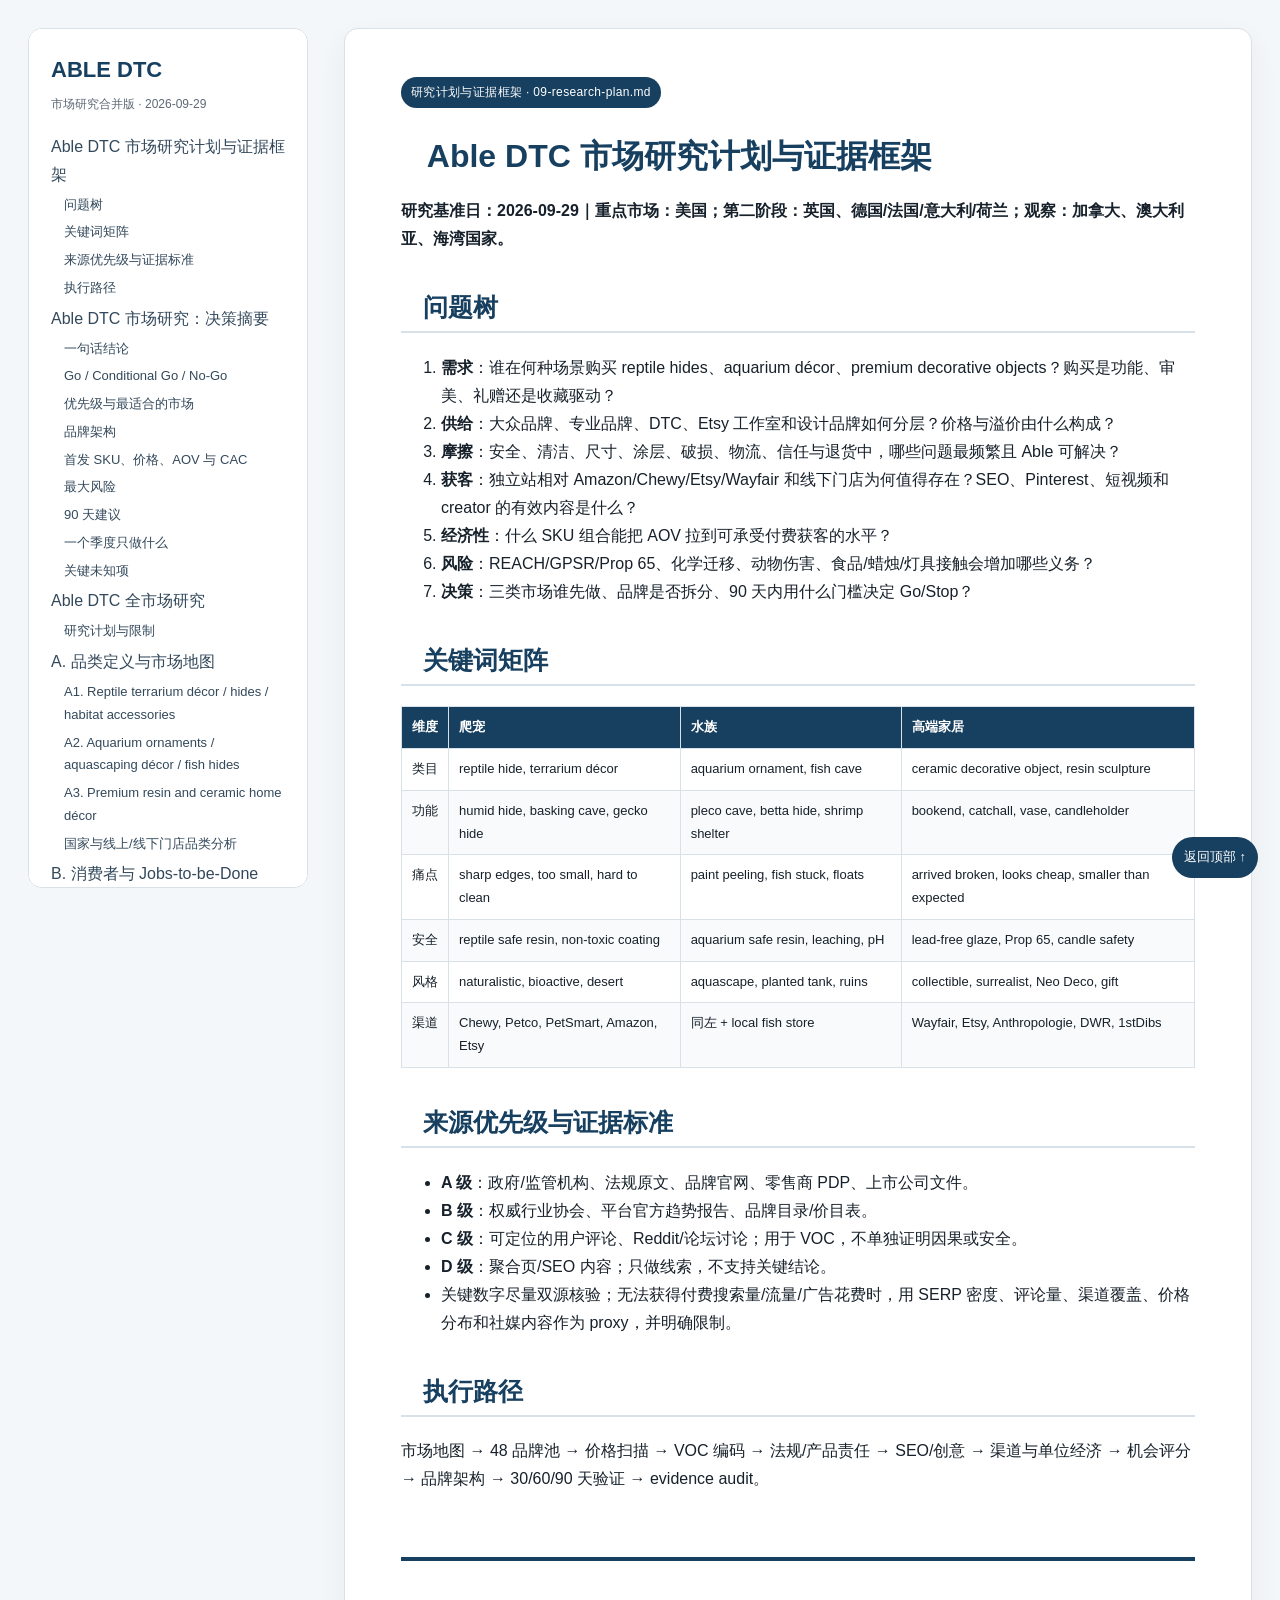
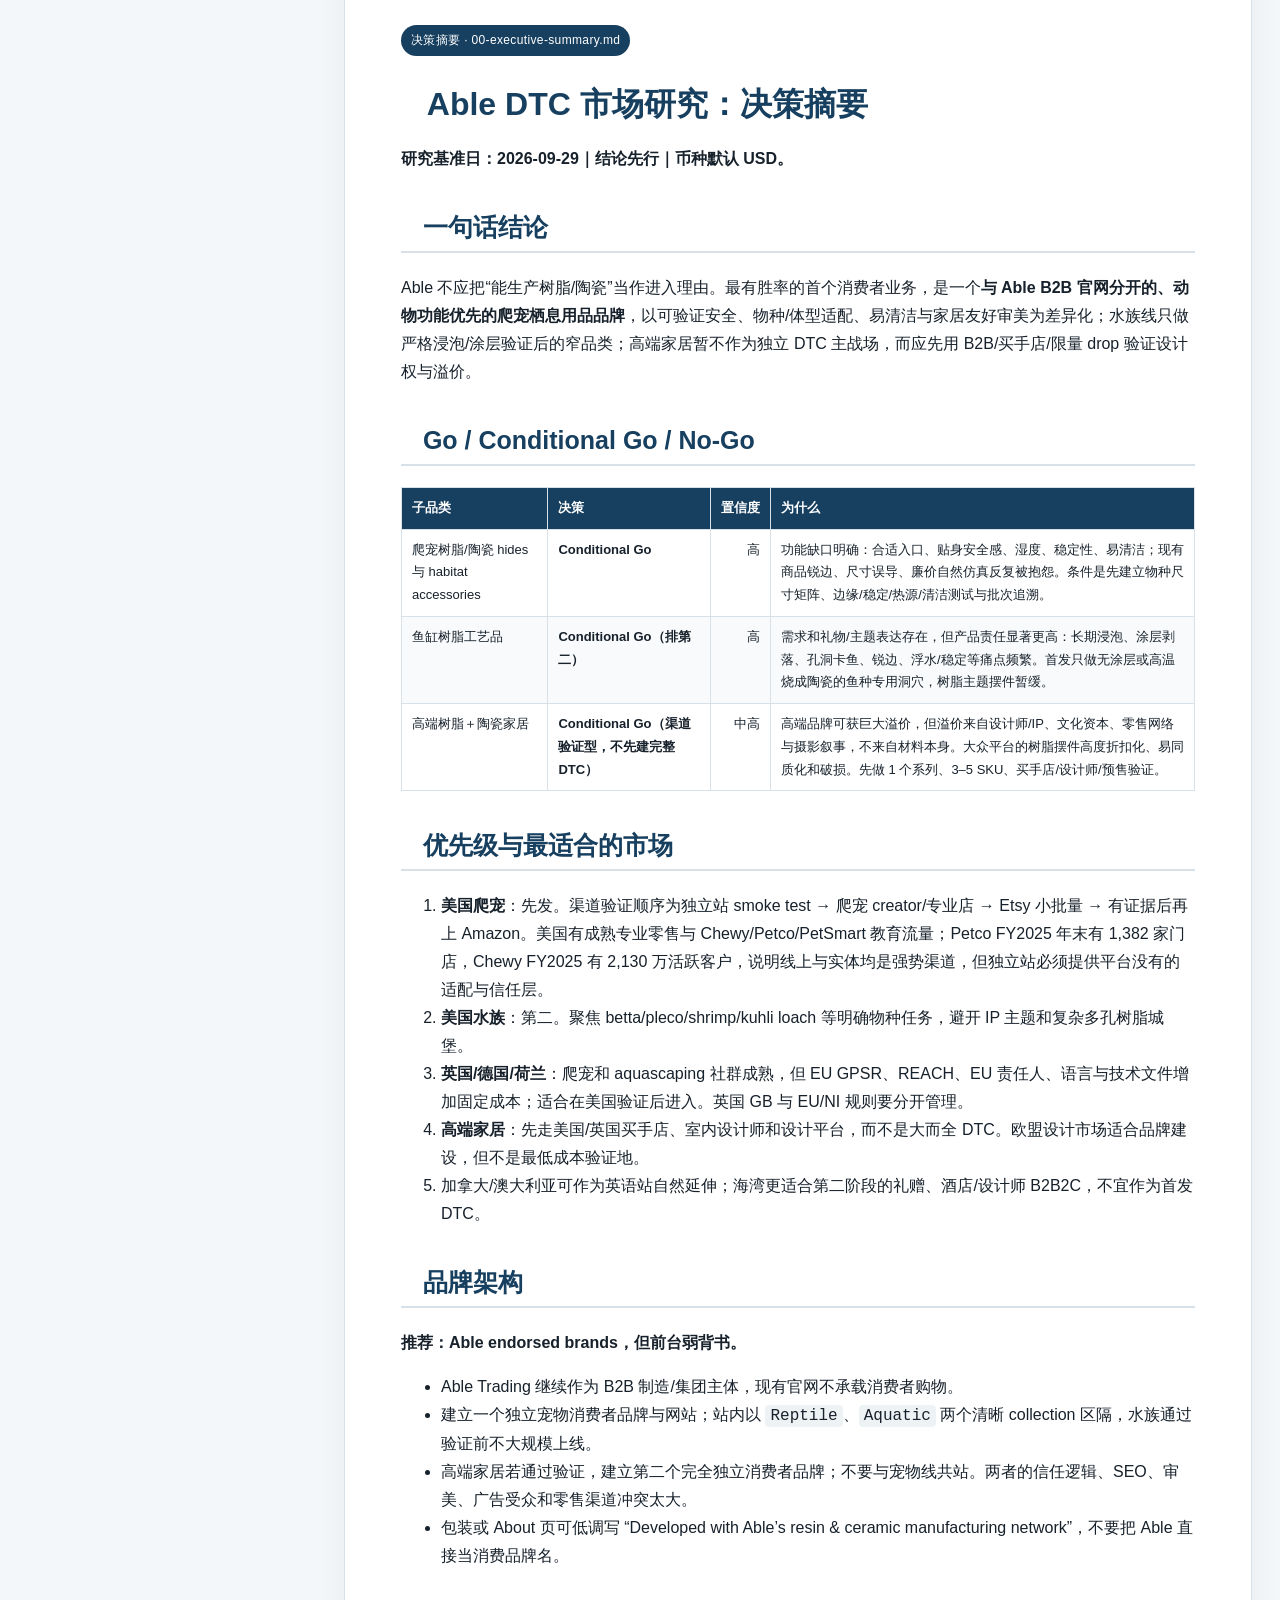
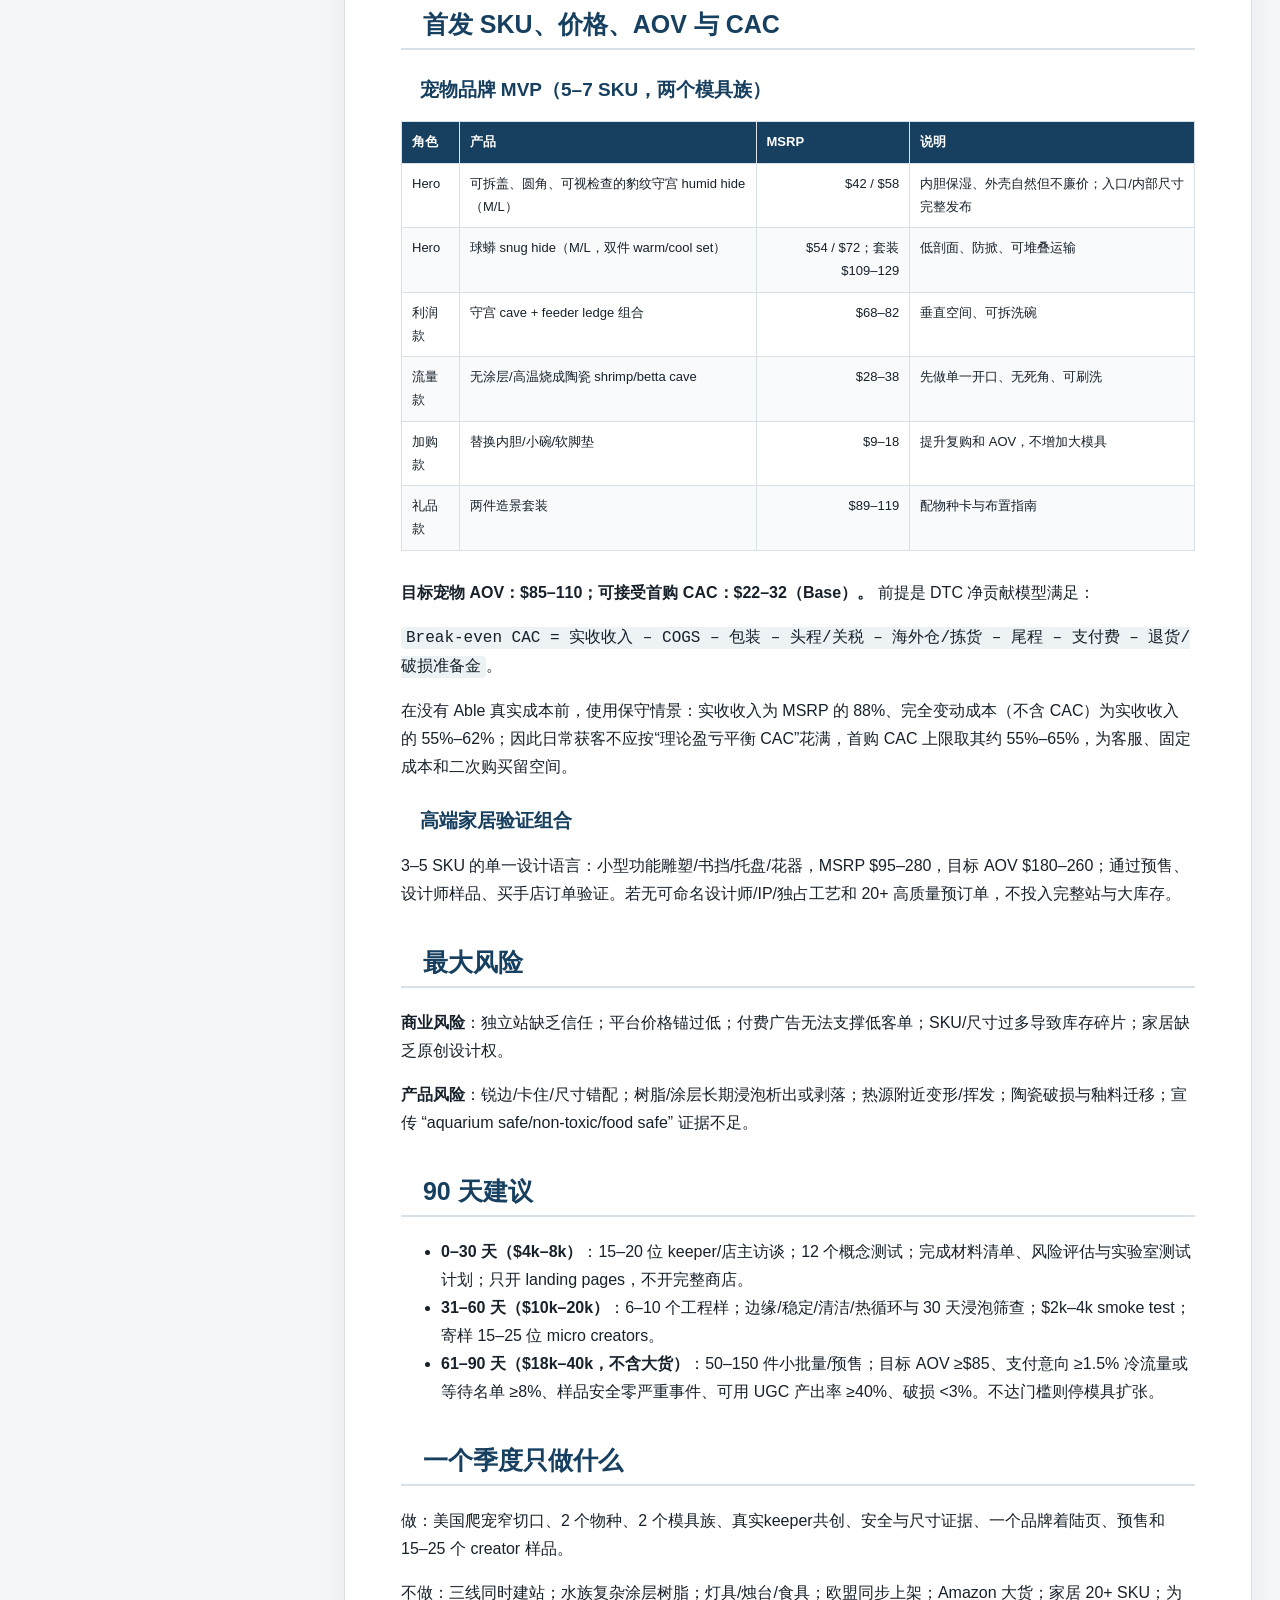
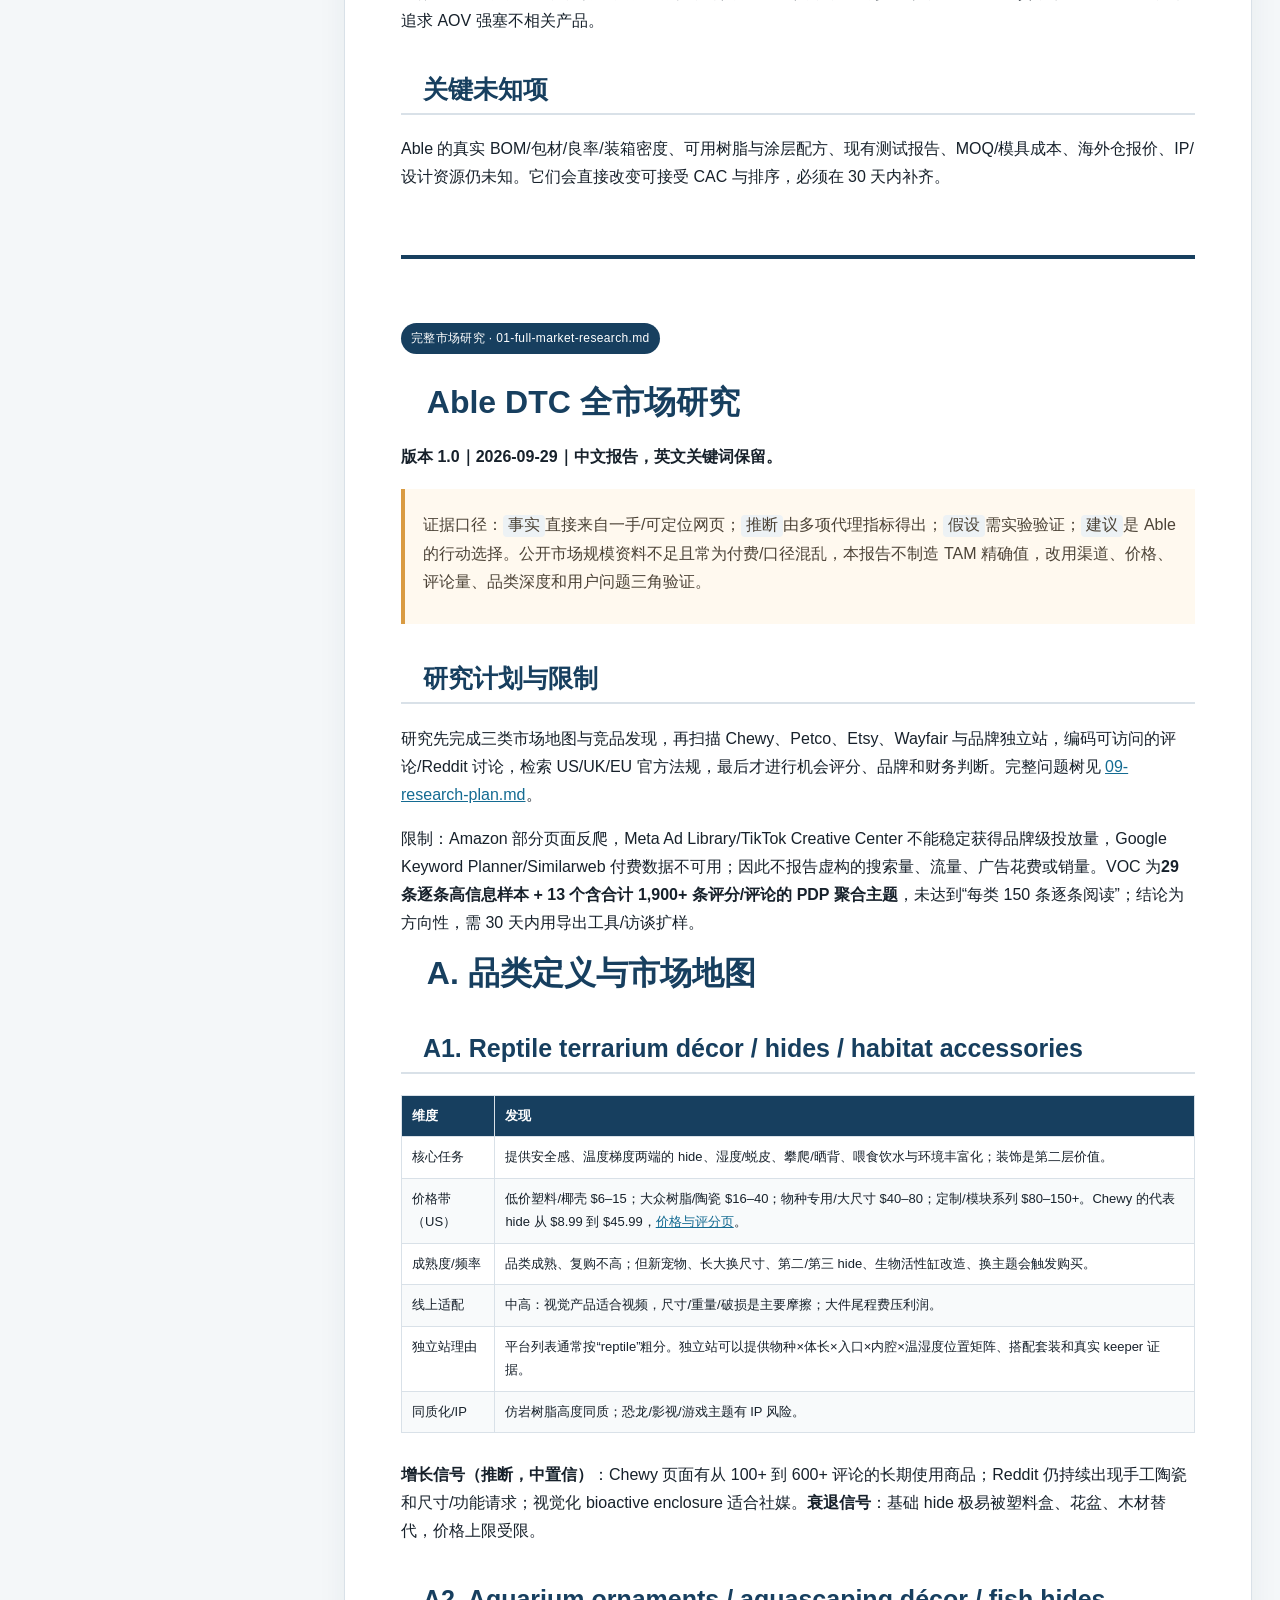
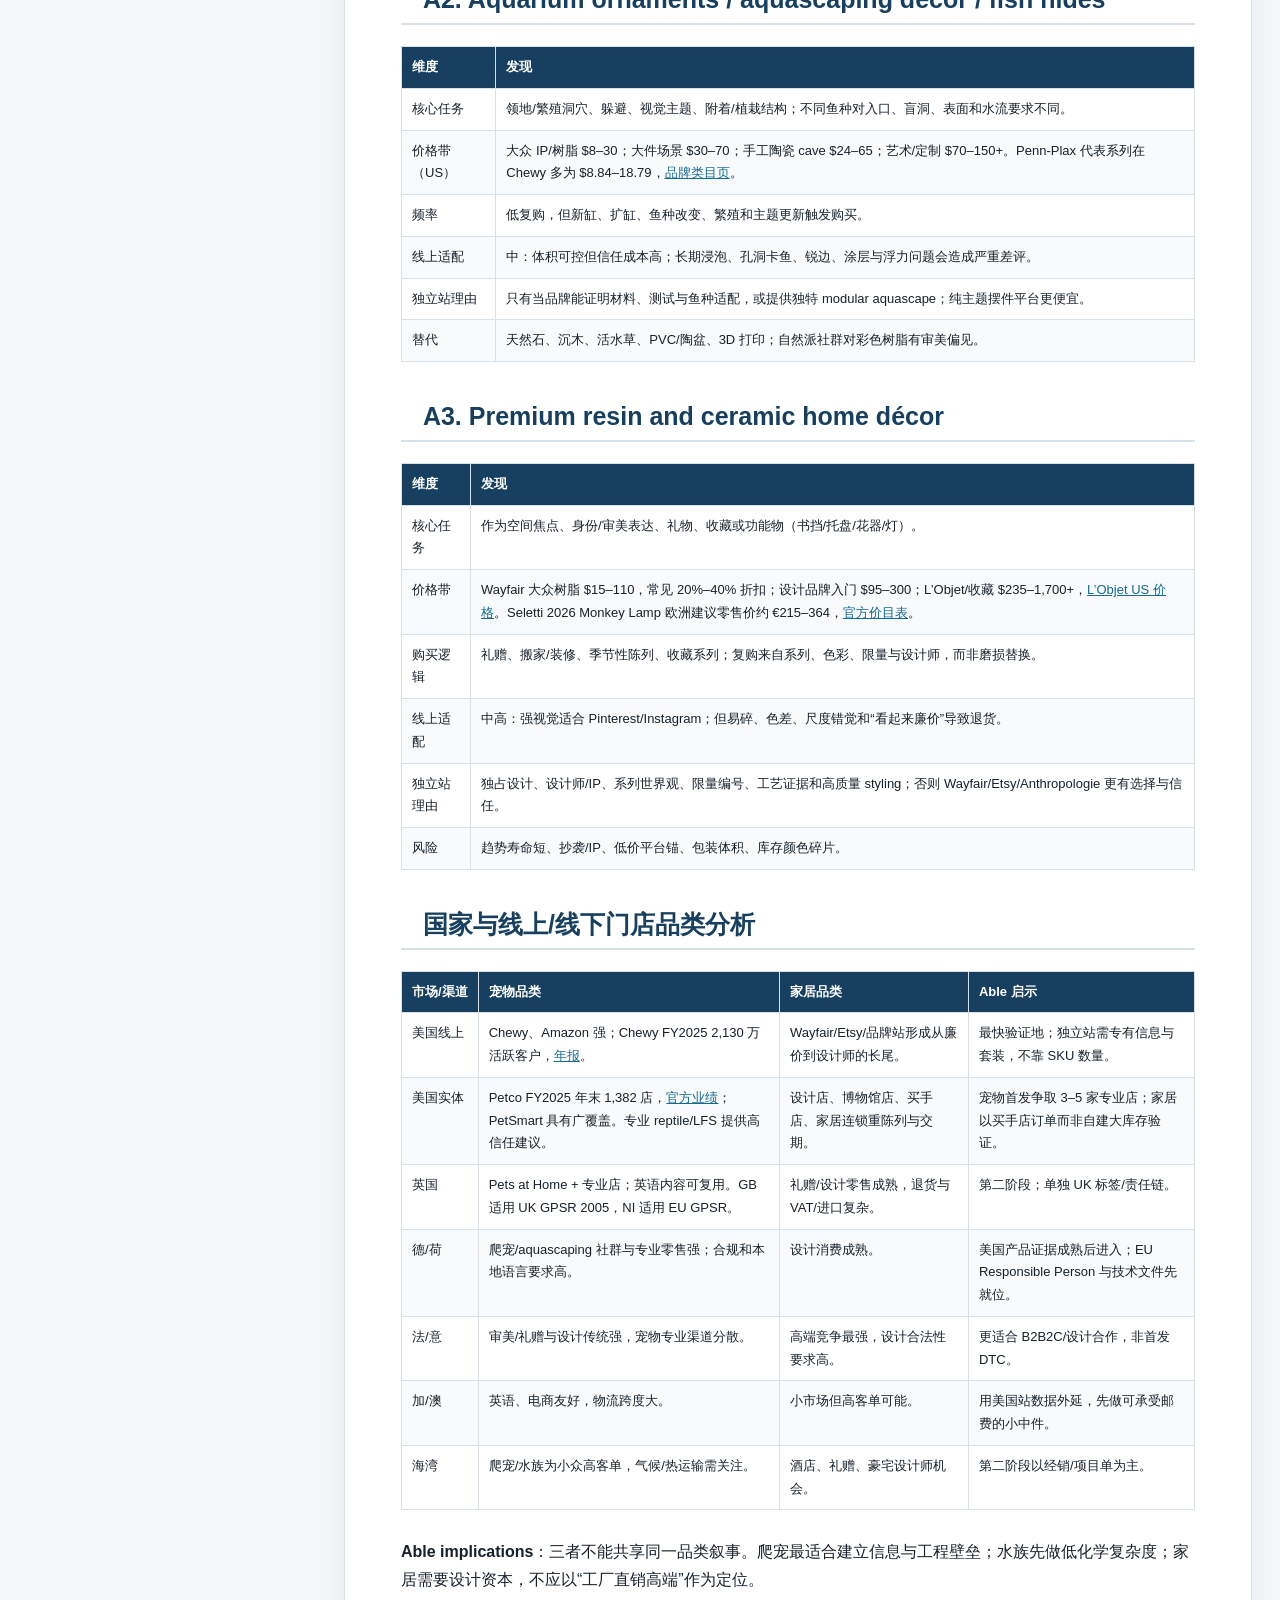
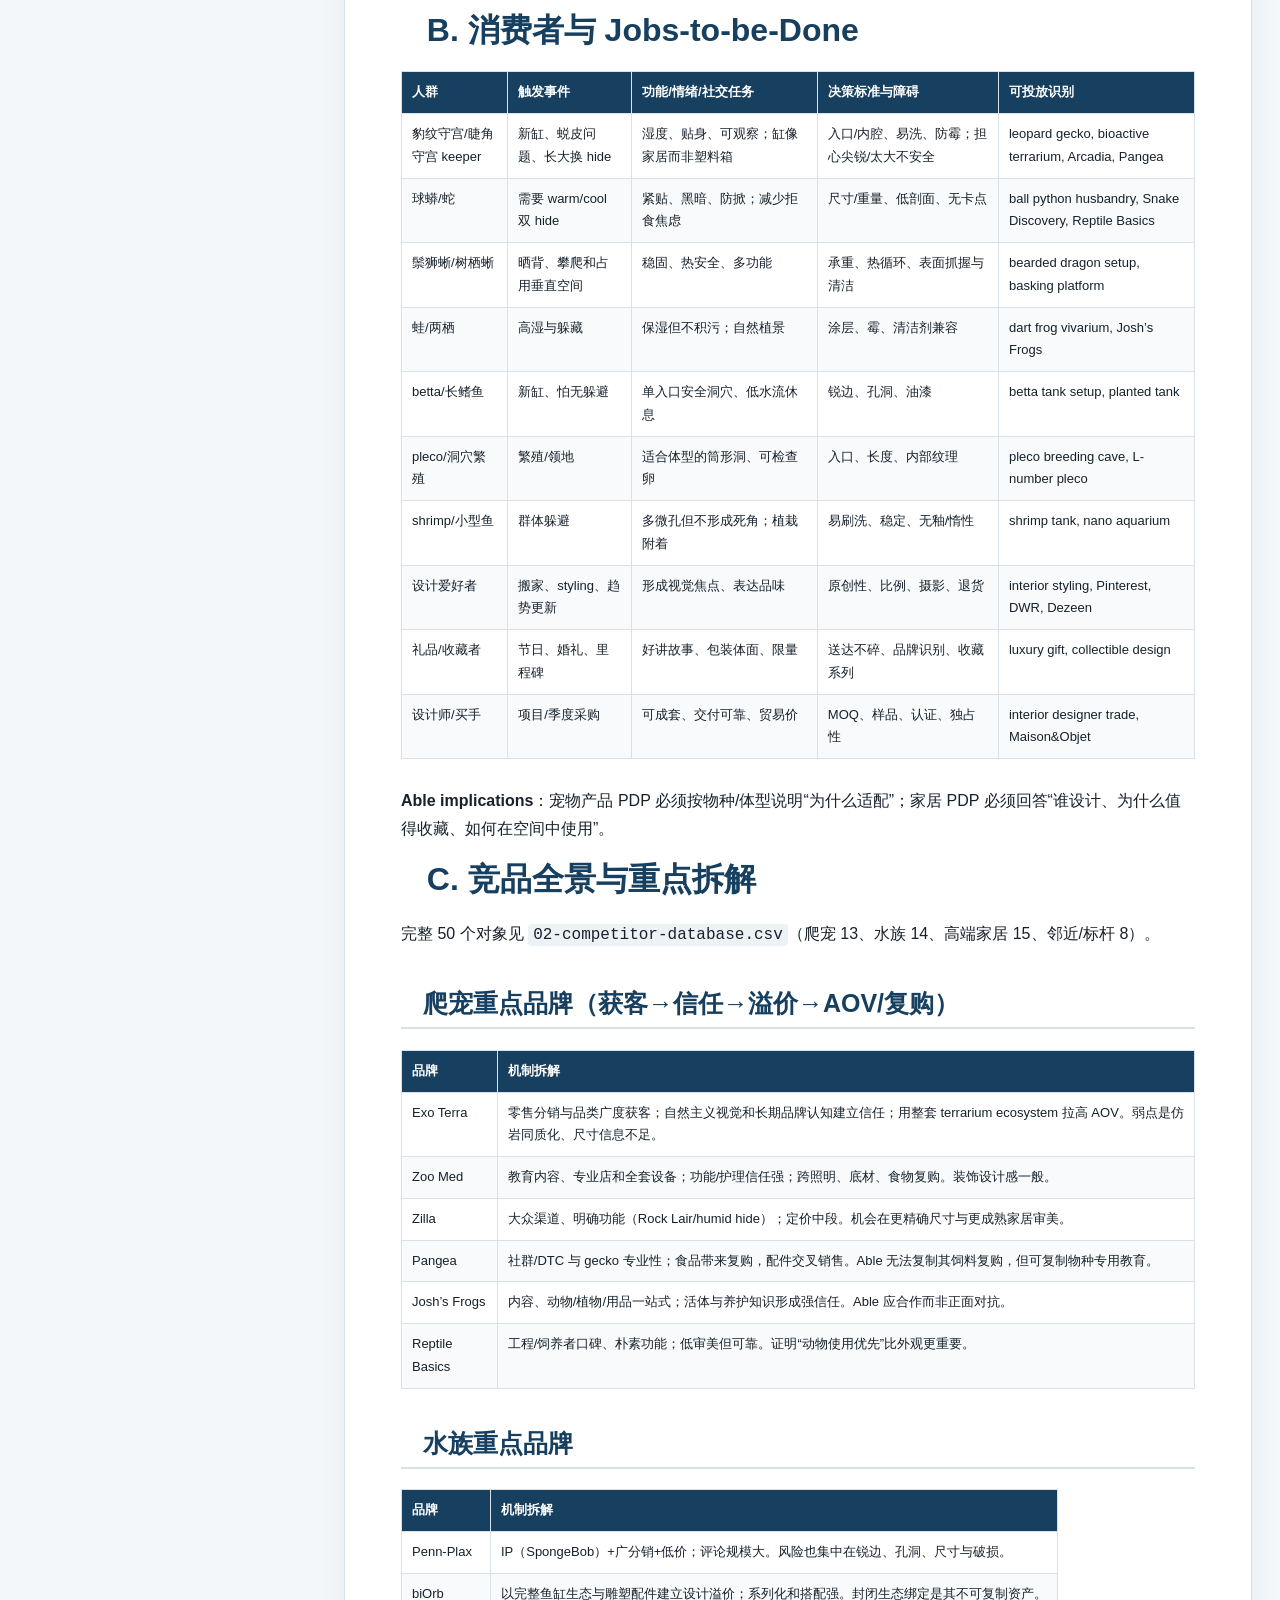
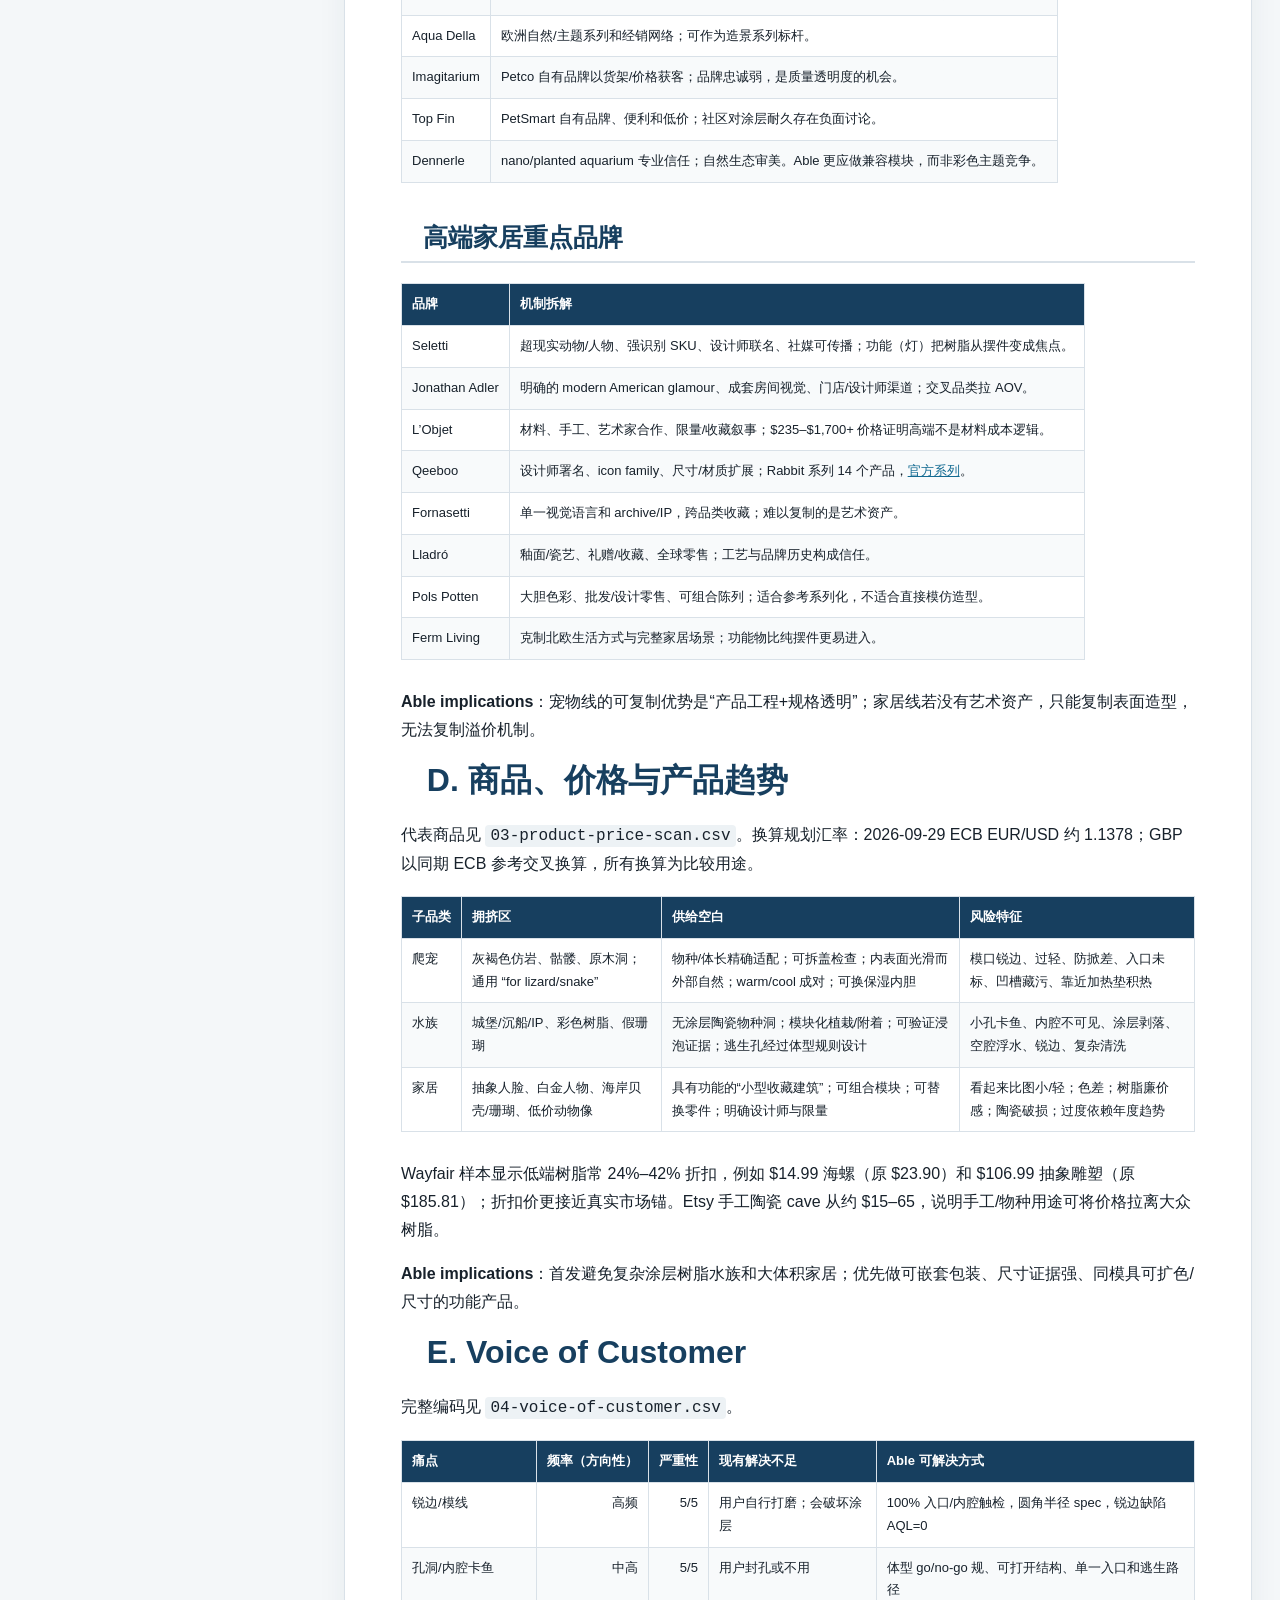
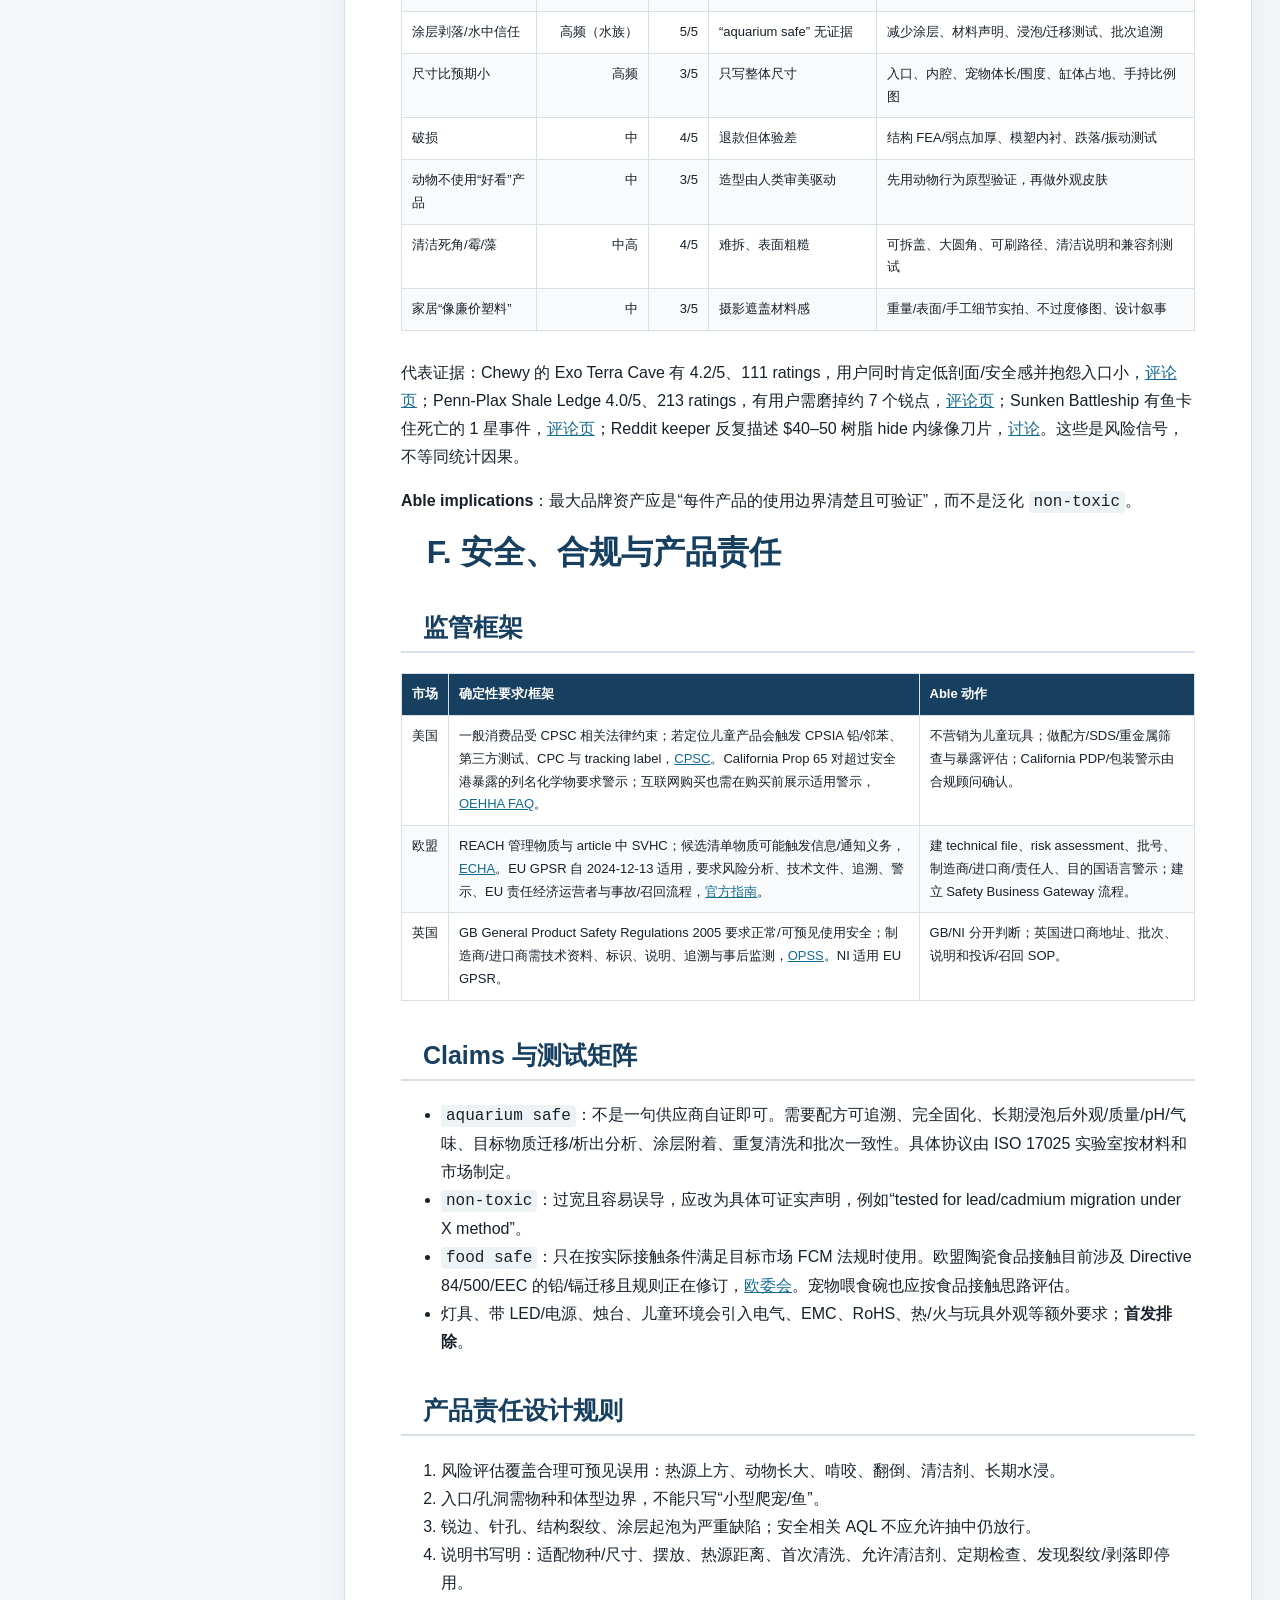
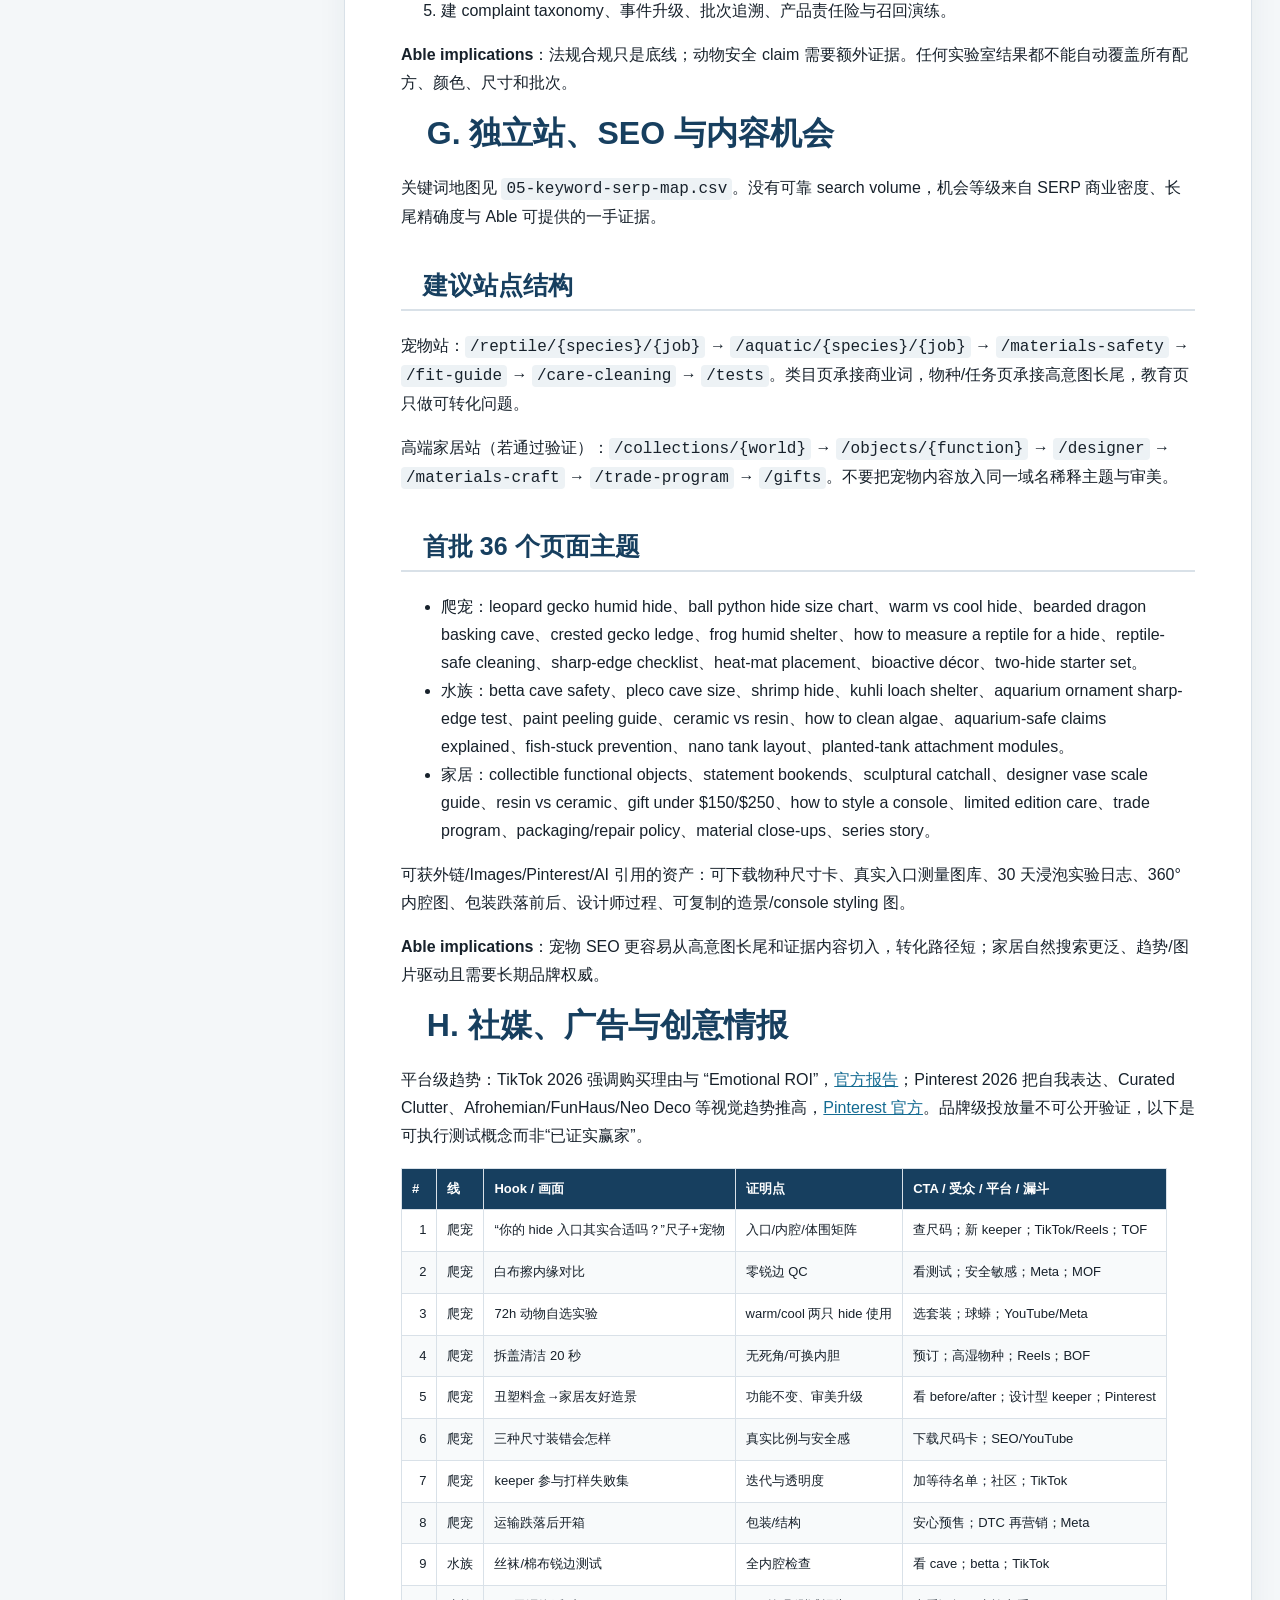
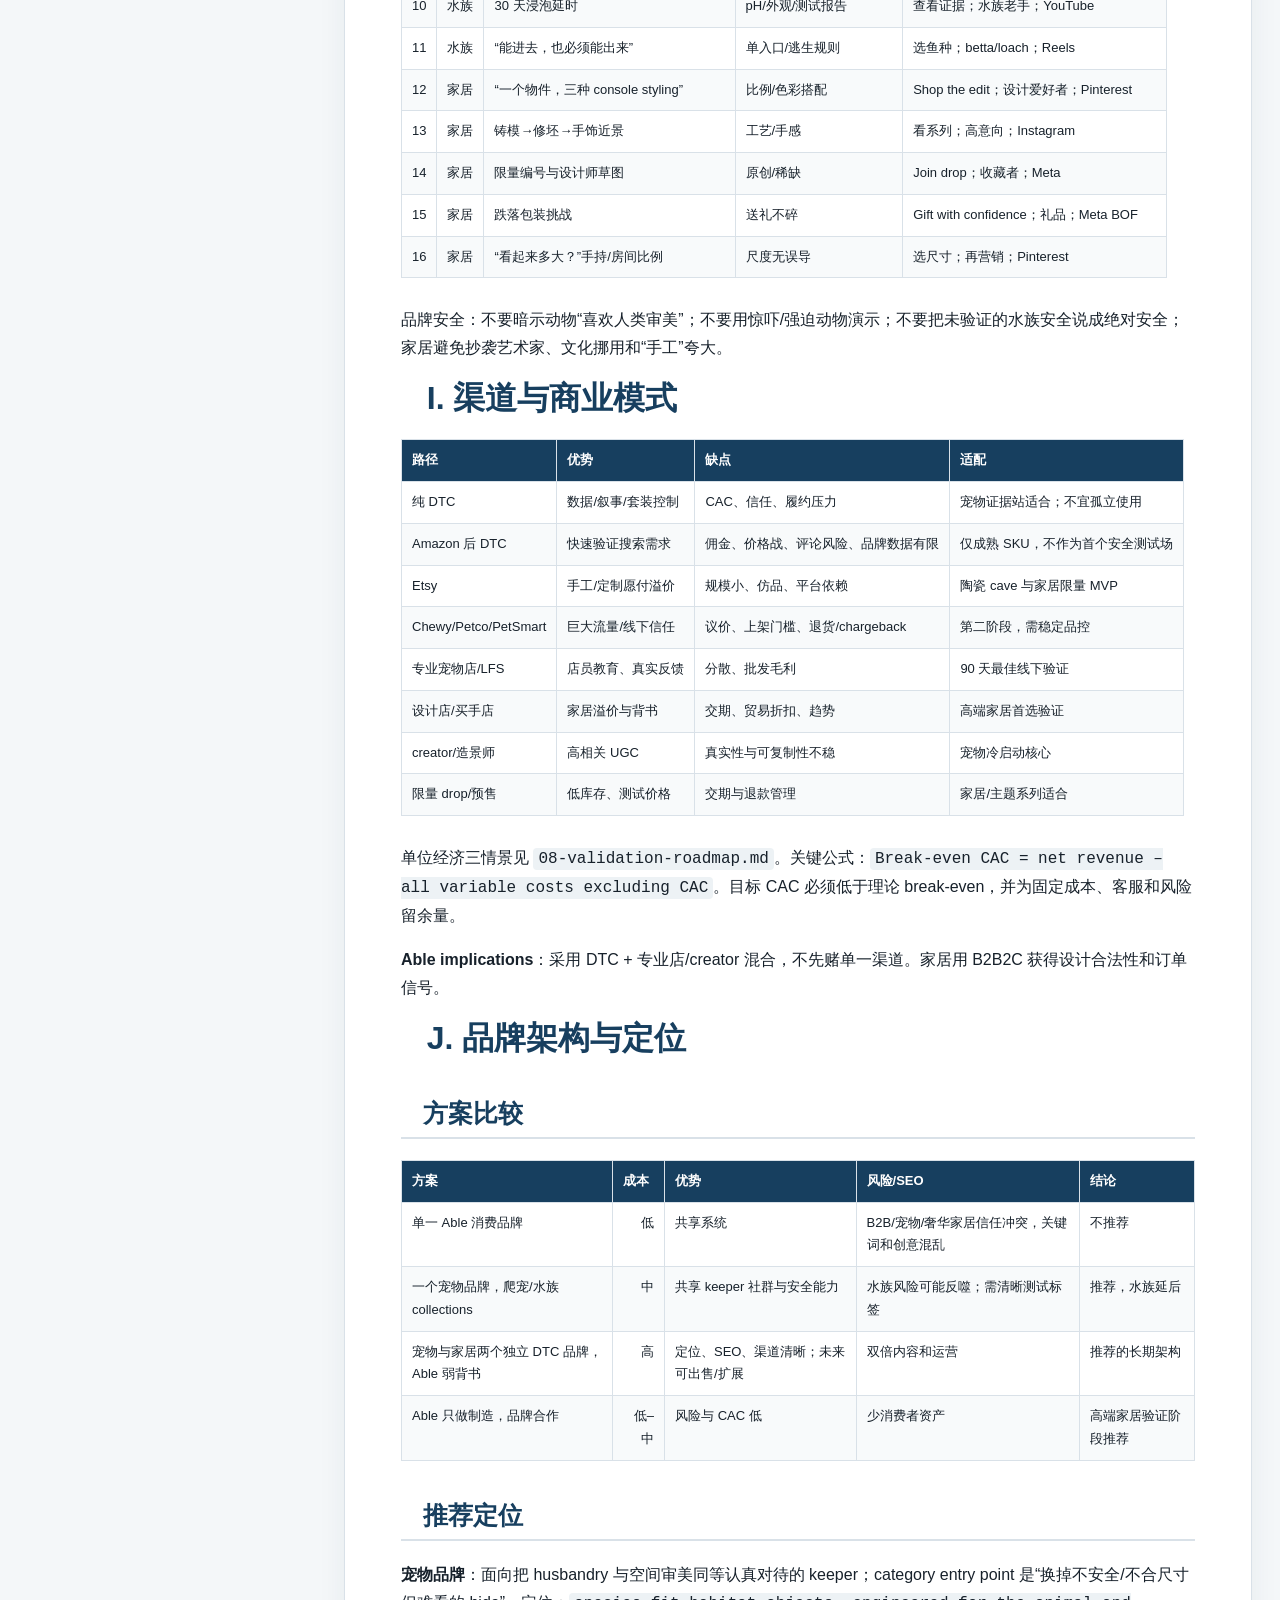
<file: outputs/01a0eb49-e7a1-7410-a362-1a73d85c870f/able-dtc-market-study.html>
<!doctype html>
<html lang="zh-CN"><head><meta charset="utf-8"><meta name="viewport" content="width=device-width,initial-scale=1">
<title>Able DTC 全市场研究</title>
<style>
:root{--ink:#17212b;--muted:#5d6874;--navy:#173f5f;--blue:#245b78;--line:#d9e1e8;--wash:#f4f7f9;--paper:#fff;--accent:#d99b42}*{box-sizing:border-box}html{scroll-behavior:smooth}body{margin:0;color:var(--ink);font:16px/1.75 Arial,"PingFang SC","Microsoft YaHei",sans-serif;background:var(--wash)}.layout{display:grid;grid-template-columns:280px minmax(0,980px);gap:36px;max-width:1340px;margin:auto;padding:28px}.sidebar{position:sticky;top:20px;align-self:start;max-height:calc(100vh - 40px);overflow:auto;background:#fff;border:1px solid var(--line);border-radius:14px;padding:22px}.brand{font-size:22px;font-weight:800;color:var(--navy)}.meta{font-size:12px;color:var(--muted);margin:4px 0 18px}.toc{list-style:none;padding:0;margin:0}.toc li{margin:5px 0}.toc .l2{padding-left:13px;font-size:13px}.toc a{color:#33495b;text-decoration:none}.toc a:hover{color:var(--blue)}main{background:var(--paper);border:1px solid var(--line);border-radius:14px;padding:48px 56px;box-shadow:0 12px 30px rgba(31,53,71,.06)}.source-label{display:inline-block;background:var(--navy);color:#fff;padding:5px 10px;border-radius:999px;font-size:12px;letter-spacing:.03em;margin-bottom:14px}h1,h2,h3{line-height:1.28;color:var(--navy);scroll-margin-top:24px}h1{font-size:32px;margin:14px 0 20px}h2{font-size:25px;border-bottom:2px solid var(--line);padding-bottom:8px;margin-top:38px}h3{font-size:19px;margin-top:28px}.anchor{opacity:0;text-decoration:none;color:var(--accent);margin-right:8px}h1:hover .anchor,h2:hover .anchor,h3:hover .anchor{opacity:1}p{margin:10px 0 16px}blockquote{margin:18px 0;padding:12px 18px;border-left:4px solid var(--accent);background:#fff9ef;color:#4c4337}table{display:block;width:100%;overflow-x:auto;border-collapse:collapse;margin:18px 0 28px;font-size:13px}th{background:var(--navy);color:#fff;text-align:left;white-space:nowrap}th,td{border:1px solid var(--line);padding:9px 10px;vertical-align:top}tr:nth-child(even) td{background:#f8fafb}code{background:#edf2f5;padding:2px 5px;border-radius:4px}a{color:#146b92}.section-break{border:0;border-top:4px solid var(--navy);margin:64px 0}.back{position:fixed;right:22px;bottom:22px;background:var(--navy);color:#fff;padding:9px 12px;border-radius:999px;text-decoration:none;font-size:13px}@media(max-width:900px){.layout{display:block;padding:10px}.sidebar{position:relative;max-height:none;margin-bottom:12px}main{padding:26px 20px}h1{font-size:27px}}@media print{body{background:#fff}.layout{display:block;padding:0}.sidebar,.back{display:none}main{border:0;box-shadow:none;padding:0}.source-section{break-before:page}.source-section:first-child{break-before:auto}a{color:inherit;text-decoration:none}table{font-size:10px}}
</style></head><body id="top"><div class="layout"><aside class="sidebar"><div class="brand">ABLE DTC</div><div class="meta">市场研究合并版 · 2026-09-29</div><ul class="toc"><li class="l1"><a href="#able-dtc-市场研究计划与证据框架">Able DTC 市场研究计划与证据框架</a></li><li class="l2"><a href="#问题树">问题树</a></li><li class="l2"><a href="#关键词矩阵">关键词矩阵</a></li><li class="l2"><a href="#来源优先级与证据标准">来源优先级与证据标准</a></li><li class="l2"><a href="#执行路径">执行路径</a></li><li class="l1"><a href="#able-dtc-市场研究-决策摘要">Able DTC 市场研究：决策摘要</a></li><li class="l2"><a href="#一句话结论">一句话结论</a></li><li class="l2"><a href="#go-conditional-go-no-go">Go / Conditional Go / No-Go</a></li><li class="l2"><a href="#优先级与最适合的市场">优先级与最适合的市场</a></li><li class="l2"><a href="#品牌架构">品牌架构</a></li><li class="l2"><a href="#首发-sku-价格-aov-与-cac">首发 SKU、价格、AOV 与 CAC</a></li><li class="l2"><a href="#最大风险">最大风险</a></li><li class="l2"><a href="#90-天建议">90 天建议</a></li><li class="l2"><a href="#一个季度只做什么">一个季度只做什么</a></li><li class="l2"><a href="#关键未知项">关键未知项</a></li><li class="l1"><a href="#able-dtc-全市场研究">Able DTC 全市场研究</a></li><li class="l2"><a href="#研究计划与限制">研究计划与限制</a></li><li class="l1"><a href="#a-品类定义与市场地图">A. 品类定义与市场地图</a></li><li class="l2"><a href="#a1-reptile-terrarium-d-cor-hides-habitat-accessories">A1. Reptile terrarium décor / hides / habitat accessories</a></li><li class="l2"><a href="#a2-aquarium-ornaments-aquascaping-d-cor-fish-hides">A2. Aquarium ornaments / aquascaping décor / fish hides</a></li><li class="l2"><a href="#a3-premium-resin-and-ceramic-home-d-cor">A3. Premium resin and ceramic home décor</a></li><li class="l2"><a href="#国家与线上-线下门店品类分析">国家与线上/线下门店品类分析</a></li><li class="l1"><a href="#b-消费者与-jobs-to-be-done">B. 消费者与 Jobs-to-be-Done</a></li><li class="l1"><a href="#c-竞品全景与重点拆解">C. 竞品全景与重点拆解</a></li><li class="l2"><a href="#爬宠重点品牌-获客-信任-溢价-aov-复购">爬宠重点品牌（获客→信任→溢价→AOV/复购）</a></li><li class="l2"><a href="#水族重点品牌">水族重点品牌</a></li><li class="l2"><a href="#高端家居重点品牌">高端家居重点品牌</a></li><li class="l1"><a href="#d-商品-价格与产品趋势">D. 商品、价格与产品趋势</a></li><li class="l1"><a href="#e-voice-of-customer">E. Voice of Customer</a></li><li class="l1"><a href="#f-安全-合规与产品责任">F. 安全、合规与产品责任</a></li><li class="l2"><a href="#监管框架">监管框架</a></li><li class="l2"><a href="#claims-与测试矩阵">Claims 与测试矩阵</a></li><li class="l2"><a href="#产品责任设计规则">产品责任设计规则</a></li><li class="l1"><a href="#g-独立站-seo-与内容机会">G. 独立站、SEO 与内容机会</a></li><li class="l2"><a href="#建议站点结构">建议站点结构</a></li><li class="l2"><a href="#首批-36-个页面主题">首批 36 个页面主题</a></li><li class="l1"><a href="#h-社媒-广告与创意情报">H. 社媒、广告与创意情报</a></li><li class="l1"><a href="#i-渠道与商业模式">I. 渠道与商业模式</a></li><li class="l1"><a href="#j-品牌架构与定位">J. 品牌架构与定位</a></li><li class="l2"><a href="#方案比较">方案比较</a></li><li class="l2"><a href="#推荐定位">推荐定位</a></li><li class="l1"><a href="#k-产品机会与首批-sku">K. 产品机会与首批 SKU</a></li><li class="l2"><a href="#首批入选">首批入选</a></li><li class="l1"><a href="#l-进入路线与最终决策">L. 进入路线与最终决策</a></li><li class="l2"><a href="#12-个必须回答的问题">12 个必须回答的问题</a></li><li class="l2"><a href="#evidence-audit">Evidence audit</a></li><li class="l1"><a href="#able-30-60-90-天低成本验证路线图">Able 30/60/90 天低成本验证路线图</a></li><li class="l2"><a href="#决策原则">决策原则</a></li><li class="l2"><a href="#day-0-30-问题-概念验证">Day 0–30：问题/概念验证</a></li><li class="l2"><a href="#day-31-60-样品与证据验证">Day 31–60：样品与证据验证</a></li><li class="l2"><a href="#day-61-90-支付与履约验证">Day 61–90：支付与履约验证</a></li><li class="l2"><a href="#情景化单位经济输入-待替换">情景化单位经济输入（待替换）</a></li><li class="l2"><a href="#90-天后的决策门">90 天后的决策门</a></li></ul></aside><main><section class="source-section"><div class="source-label">研究计划与证据框架 · 09-research-plan.md</div><h1 id="able-dtc-市场研究计划与证据框架"><a class="anchor" href="#able-dtc-市场研究计划与证据框架">#</a>Able DTC 市场研究计划与证据框架</h1>
<p><strong>研究基准日：2026-09-29｜重点市场：美国；第二阶段：英国、德国/法国/意大利/荷兰；观察：加拿大、澳大利亚、海湾国家。</strong></p>
<h2 id="问题树"><a class="anchor" href="#问题树">#</a>问题树</h2>
<ol>
<li><strong>需求</strong>：谁在何种场景购买 reptile hides、aquarium décor、premium decorative objects？购买是功能、审美、礼赠还是收藏驱动？</li>
<li><strong>供给</strong>：大众品牌、专业品牌、DTC、Etsy 工作室和设计品牌如何分层？价格与溢价由什么构成？</li>
<li><strong>摩擦</strong>：安全、清洁、尺寸、涂层、破损、物流、信任与退货中，哪些问题最频繁且 Able 可解决？</li>
<li><strong>获客</strong>：独立站相对 Amazon/Chewy/Etsy/Wayfair 和线下门店为何值得存在？SEO、Pinterest、短视频和 creator 的有效内容是什么？</li>
<li><strong>经济性</strong>：什么 SKU 组合能把 AOV 拉到可承受付费获客的水平？</li>
<li><strong>风险</strong>：REACH/GPSR/Prop 65、化学迁移、动物伤害、食品/蜡烛/灯具接触会增加哪些义务？</li>
<li><strong>决策</strong>：三类市场谁先做、品牌是否拆分、90 天内用什么门槛决定 Go/Stop？</li>
</ol>
<h2 id="关键词矩阵"><a class="anchor" href="#关键词矩阵">#</a>关键词矩阵</h2>
<table>
<thead>
<tr>
<th>维度</th>
<th>爬宠</th>
<th>水族</th>
<th>高端家居</th>
</tr>
</thead>
<tbody><tr>
<td>类目</td>
<td>reptile hide, terrarium décor</td>
<td>aquarium ornament, fish cave</td>
<td>ceramic decorative object, resin sculpture</td>
</tr>
<tr>
<td>功能</td>
<td>humid hide, basking cave, gecko hide</td>
<td>pleco cave, betta hide, shrimp shelter</td>
<td>bookend, catchall, vase, candleholder</td>
</tr>
<tr>
<td>痛点</td>
<td>sharp edges, too small, hard to clean</td>
<td>paint peeling, fish stuck, floats</td>
<td>arrived broken, looks cheap, smaller than expected</td>
</tr>
<tr>
<td>安全</td>
<td>reptile safe resin, non-toxic coating</td>
<td>aquarium safe resin, leaching, pH</td>
<td>lead-free glaze, Prop 65, candle safety</td>
</tr>
<tr>
<td>风格</td>
<td>naturalistic, bioactive, desert</td>
<td>aquascape, planted tank, ruins</td>
<td>collectible, surrealist, Neo Deco, gift</td>
</tr>
<tr>
<td>渠道</td>
<td>Chewy, Petco, PetSmart, Amazon, Etsy</td>
<td>同左 + local fish store</td>
<td>Wayfair, Etsy, Anthropologie, DWR, 1stDibs</td>
</tr>
</tbody></table>
<h2 id="来源优先级与证据标准"><a class="anchor" href="#来源优先级与证据标准">#</a>来源优先级与证据标准</h2>
<ul>
<li><strong>A 级</strong>：政府/监管机构、法规原文、品牌官网、零售商 PDP、上市公司文件。</li>
<li><strong>B 级</strong>：权威行业协会、平台官方趋势报告、品牌目录/价目表。</li>
<li><strong>C 级</strong>：可定位的用户评论、Reddit/论坛讨论；用于 VOC，不单独证明因果或安全。</li>
<li><strong>D 级</strong>：聚合页/SEO 内容；只做线索，不支持关键结论。</li>
<li>关键数字尽量双源核验；无法获得付费搜索量/流量/广告花费时，用 SERP 密度、评论量、渠道覆盖、价格分布和社媒内容作为 proxy，并明确限制。</li>
</ul>
<h2 id="执行路径"><a class="anchor" href="#执行路径">#</a>执行路径</h2>
<p>市场地图 → 48 品牌池 → 价格扫描 → VOC 编码 → 法规/产品责任 → SEO/创意 → 渠道与单位经济 → 机会评分 → 品牌架构 → 30/60/90 天验证 → evidence audit。</p>
</section>
<hr class="section-break">
<section class="source-section"><div class="source-label">决策摘要 · 00-executive-summary.md</div><h1 id="able-dtc-市场研究-决策摘要"><a class="anchor" href="#able-dtc-市场研究-决策摘要">#</a>Able DTC 市场研究：决策摘要</h1>
<p><strong>研究基准日：2026-09-29｜结论先行｜币种默认 USD。</strong></p>
<h2 id="一句话结论"><a class="anchor" href="#一句话结论">#</a>一句话结论</h2>
<p>Able 不应把“能生产树脂/陶瓷”当作进入理由。最有胜率的首个消费者业务，是一个<strong>与 Able B2B 官网分开的、动物功能优先的爬宠栖息用品品牌</strong>，以可验证安全、物种/体型适配、易清洁与家居友好审美为差异化；水族线只做严格浸泡/涂层验证后的窄品类；高端家居暂不作为独立 DTC 主战场，而应先用 B2B/买手店/限量 drop 验证设计权与溢价。</p>
<h2 id="go-conditional-go-no-go"><a class="anchor" href="#go-conditional-go-no-go">#</a>Go / Conditional Go / No-Go</h2>
<table>
<thead>
<tr>
<th>子品类</th>
<th>决策</th>
<th align="right">置信度</th>
<th>为什么</th>
</tr>
</thead>
<tbody><tr>
<td>爬宠树脂/陶瓷 hides 与 habitat accessories</td>
<td><strong>Conditional Go</strong></td>
<td align="right">高</td>
<td>功能缺口明确：合适入口、贴身安全感、湿度、稳定性、易清洁；现有商品锐边、尺寸误导、廉价自然仿真反复被抱怨。条件是先建立物种尺寸矩阵、边缘/稳定/热源/清洁测试与批次追溯。</td>
</tr>
<tr>
<td>鱼缸树脂工艺品</td>
<td><strong>Conditional Go（排第二）</strong></td>
<td align="right">高</td>
<td>需求和礼物/主题表达存在，但产品责任显著更高：长期浸泡、涂层剥落、孔洞卡鱼、锐边、浮水/稳定等痛点频繁。首发只做无涂层或高温烧成陶瓷的鱼种专用洞穴，树脂主题摆件暂缓。</td>
</tr>
<tr>
<td>高端树脂＋陶瓷家居</td>
<td><strong>Conditional Go（渠道验证型，不先建完整 DTC）</strong></td>
<td align="right">中高</td>
<td>高端品牌可获巨大溢价，但溢价来自设计师/IP、文化资本、零售网络与摄影叙事，不来自材料本身。大众平台的树脂摆件高度折扣化、易同质化和破损。先做 1 个系列、3–5 SKU、买手店/设计师/预售验证。</td>
</tr>
</tbody></table>
<h2 id="优先级与最适合的市场"><a class="anchor" href="#优先级与最适合的市场">#</a>优先级与最适合的市场</h2>
<ol>
<li><strong>美国爬宠</strong>：先发。渠道验证顺序为独立站 smoke test → 爬宠 creator/专业店 → Etsy 小批量 → 有证据后再上 Amazon。美国有成熟专业零售与 Chewy/Petco/PetSmart 教育流量；Petco FY2025 年末有 1,382 家门店，Chewy FY2025 有 2,130 万活跃客户，说明线上与实体均是强势渠道，但独立站必须提供平台没有的适配与信任层。</li>
<li><strong>美国水族</strong>：第二。聚焦 betta/pleco/shrimp/kuhli loach 等明确物种任务，避开 IP 主题和复杂多孔树脂城堡。</li>
<li><strong>英国/德国/荷兰</strong>：爬宠和 aquascaping 社群成熟，但 EU GPSR、REACH、EU 责任人、语言与技术文件增加固定成本；适合在美国验证后进入。英国 GB 与 EU/NI 规则要分开管理。</li>
<li><strong>高端家居</strong>：先走美国/英国买手店、室内设计师和设计平台，而不是大而全 DTC。欧盟设计市场适合品牌建设，但不是最低成本验证地。</li>
<li>加拿大/澳大利亚可作为英语站自然延伸；海湾更适合第二阶段的礼赠、酒店/设计师 B2B2C，不宜作为首发 DTC。</li>
</ol>
<h2 id="品牌架构"><a class="anchor" href="#品牌架构">#</a>品牌架构</h2>
<p><strong>推荐：Able endorsed brands，但前台弱背书。</strong></p>
<ul>
<li>Able Trading 继续作为 B2B 制造/集团主体，现有官网不承载消费者购物。</li>
<li>建立一个独立宠物消费者品牌与网站；站内以 <code>Reptile</code>、<code>Aquatic</code> 两个清晰 collection 区隔，水族通过验证前不大规模上线。</li>
<li>高端家居若通过验证，建立第二个完全独立消费者品牌；不要与宠物线共站。两者的信任逻辑、SEO、审美、广告受众和零售渠道冲突太大。</li>
<li>包装或 About 页可低调写 “Developed with Able’s resin &amp; ceramic manufacturing network”，不要把 Able 直接当消费品牌名。</li>
</ul>
<h2 id="首发-sku-价格-aov-与-cac"><a class="anchor" href="#首发-sku-价格-aov-与-cac">#</a>首发 SKU、价格、AOV 与 CAC</h2>
<h3 id="宠物品牌-mvp-5-7-sku-两个模具族"><a class="anchor" href="#宠物品牌-mvp-5-7-sku-两个模具族">#</a>宠物品牌 MVP（5–7 SKU，两个模具族）</h3>
<table>
<thead>
<tr>
<th>角色</th>
<th>产品</th>
<th align="right">MSRP</th>
<th>说明</th>
</tr>
</thead>
<tbody><tr>
<td>Hero</td>
<td>可拆盖、圆角、可视检查的豹纹守宫 humid hide（M/L）</td>
<td align="right">$42 / $58</td>
<td>内胆保湿、外壳自然但不廉价；入口/内部尺寸完整发布</td>
</tr>
<tr>
<td>Hero</td>
<td>球蟒 snug hide（M/L，双件 warm/cool set）</td>
<td align="right">$54 / $72；套装 $109–129</td>
<td>低剖面、防掀、可堆叠运输</td>
</tr>
<tr>
<td>利润款</td>
<td>守宫 cave + feeder ledge 组合</td>
<td align="right">$68–82</td>
<td>垂直空间、可拆洗碗</td>
</tr>
<tr>
<td>流量款</td>
<td>无涂层/高温烧成陶瓷 shrimp/betta cave</td>
<td align="right">$28–38</td>
<td>先做单一开口、无死角、可刷洗</td>
</tr>
<tr>
<td>加购款</td>
<td>替换内胆/小碗/软脚垫</td>
<td align="right">$9–18</td>
<td>提升复购和 AOV，不增加大模具</td>
</tr>
<tr>
<td>礼品款</td>
<td>两件造景套装</td>
<td align="right">$89–119</td>
<td>配物种卡与布置指南</td>
</tr>
</tbody></table>
<p><strong>目标宠物 AOV：$85–110；可接受首购 CAC：$22–32（Base）。</strong> 前提是 DTC 净贡献模型满足：</p>
<p><code>Break-even CAC = 实收收入 – COGS – 包装 – 头程/关税 – 海外仓/拣货 – 尾程 – 支付费 – 退货/破损准备金</code>。</p>
<p>在没有 Able 真实成本前，使用保守情景：实收收入为 MSRP 的 88%、完全变动成本（不含 CAC）为实收收入的 55%–62%；因此日常获客不应按“理论盈亏平衡 CAC”花满，首购 CAC 上限取其约 55%–65%，为客服、固定成本和二次购买留空间。</p>
<h3 id="高端家居验证组合"><a class="anchor" href="#高端家居验证组合">#</a>高端家居验证组合</h3>
<p>3–5 SKU 的单一设计语言：小型功能雕塑/书挡/托盘/花器，MSRP $95–280，目标 AOV $180–260；通过预售、设计师样品、买手店订单验证。若无可命名设计师/IP/独占工艺和 20+ 高质量预订单，不投入完整站与大库存。</p>
<h2 id="最大风险"><a class="anchor" href="#最大风险">#</a>最大风险</h2>
<p><strong>商业风险</strong>：独立站缺乏信任；平台价格锚过低；付费广告无法支撑低客单；SKU/尺寸过多导致库存碎片；家居缺乏原创设计权。</p>
<p><strong>产品风险</strong>：锐边/卡住/尺寸错配；树脂/涂层长期浸泡析出或剥落；热源附近变形/挥发；陶瓷破损与釉料迁移；宣传 “aquarium safe/non-toxic/food safe” 证据不足。</p>
<h2 id="90-天建议"><a class="anchor" href="#90-天建议">#</a>90 天建议</h2>
<ul>
<li><strong>0–30 天（$4k–8k）</strong>：15–20 位 keeper/店主访谈；12 个概念测试；完成材料清单、风险评估与实验室测试计划；只开 landing pages，不开完整商店。</li>
<li><strong>31–60 天（$10k–20k）</strong>：6–10 个工程样；边缘/稳定/清洁/热循环与 30 天浸泡筛查；$2k–4k smoke test；寄样 15–25 位 micro creators。</li>
<li><strong>61–90 天（$18k–40k，不含大货）</strong>：50–150 件小批量/预售；目标 AOV ≥$85、支付意向 ≥1.5% 冷流量或等待名单 ≥8%、样品安全零严重事件、可用 UGC 产出率 ≥40%、破损 &lt;3%。不达门槛则停模具扩张。</li>
</ul>
<h2 id="一个季度只做什么"><a class="anchor" href="#一个季度只做什么">#</a>一个季度只做什么</h2>
<p>做：美国爬宠窄切口、2 个物种、2 个模具族、真实keeper共创、安全与尺寸证据、一个品牌着陆页、预售和 15–25 个 creator 样品。</p>
<p>不做：三线同时建站；水族复杂涂层树脂；灯具/烛台/食具；欧盟同步上架；Amazon 大货；家居 20+ SKU；为追求 AOV 强塞不相关产品。</p>
<h2 id="关键未知项"><a class="anchor" href="#关键未知项">#</a>关键未知项</h2>
<p>Able 的真实 BOM/包材/良率/装箱密度、可用树脂与涂层配方、现有测试报告、MOQ/模具成本、海外仓报价、IP/设计资源仍未知。它们会直接改变可接受 CAC 与排序，必须在 30 天内补齐。</p>
</section>
<hr class="section-break">
<section class="source-section"><div class="source-label">完整市场研究 · 01-full-market-research.md</div><h1 id="able-dtc-全市场研究"><a class="anchor" href="#able-dtc-全市场研究">#</a>Able DTC 全市场研究</h1>
<p><strong>版本 1.0｜2026-09-29｜中文报告，英文关键词保留。</strong></p>
<blockquote>
<p>证据口径：<code>事实</code>直接来自一手/可定位网页；<code>推断</code>由多项代理指标得出；<code>假设</code>需实验验证；<code>建议</code>是 Able 的行动选择。公开市场规模资料不足且常为付费/口径混乱，本报告不制造 TAM 精确值，改用渠道、价格、评论量、品类深度和用户问题三角验证。</p>
</blockquote>
<h2 id="研究计划与限制"><a class="anchor" href="#研究计划与限制">#</a>研究计划与限制</h2>
<p>研究先完成三类市场地图与竞品发现，再扫描 Chewy、Petco、Etsy、Wayfair 与品牌独立站，编码可访问的评论/Reddit 讨论，检索 US/UK/EU 官方法规，最后才进行机会评分、品牌和财务判断。完整问题树见 <a href="09-research-plan.md">09-research-plan.md</a>。</p>
<p>限制：Amazon 部分页面反爬，Meta Ad Library/TikTok Creative Center 不能稳定获得品牌级投放量，Google Keyword Planner/Similarweb 付费数据不可用；因此不报告虚构的搜索量、流量、广告花费或销量。VOC 为<strong>29 条逐条高信息样本 + 13 个含合计 1,900+ 条评分/评论的 PDP 聚合主题</strong>，未达到“每类 150 条逐条阅读”；结论为方向性，需 30 天内用导出工具/访谈扩样。</p>
<h1 id="a-品类定义与市场地图"><a class="anchor" href="#a-品类定义与市场地图">#</a>A. 品类定义与市场地图</h1>
<h2 id="a1-reptile-terrarium-d-cor-hides-habitat-accessories"><a class="anchor" href="#a1-reptile-terrarium-d-cor-hides-habitat-accessories">#</a>A1. Reptile terrarium décor / hides / habitat accessories</h2>
<table>
<thead>
<tr>
<th>维度</th>
<th>发现</th>
</tr>
</thead>
<tbody><tr>
<td>核心任务</td>
<td>提供安全感、温度梯度两端的 hide、湿度/蜕皮、攀爬/晒背、喂食饮水与环境丰富化；装饰是第二层价值。</td>
</tr>
<tr>
<td>价格带（US）</td>
<td>低价塑料/椰壳 $6–15；大众树脂/陶瓷 $16–40；物种专用/大尺寸 $40–80；定制/模块系列 $80–150+。Chewy 的代表 hide 从 $8.99 到 $45.99，<a href="https://www.chewy.com/best/reptile-hides-basking-platforms_s123294">价格与评分页</a>。</td>
</tr>
<tr>
<td>成熟度/频率</td>
<td>品类成熟、复购不高；但新宠物、长大换尺寸、第二/第三 hide、生物活性缸改造、换主题会触发购买。</td>
</tr>
<tr>
<td>线上适配</td>
<td>中高：视觉产品适合视频，尺寸/重量/破损是主要摩擦；大件尾程费压利润。</td>
</tr>
<tr>
<td>独立站理由</td>
<td>平台列表通常按“reptile”粗分。独立站可以提供物种×体长×入口×内腔×温湿度位置矩阵、搭配套装和真实 keeper 证据。</td>
</tr>
<tr>
<td>同质化/IP</td>
<td>仿岩树脂高度同质；恐龙/影视/游戏主题有 IP 风险。</td>
</tr>
</tbody></table>
<p><strong>增长信号（推断，中置信）</strong>：Chewy 页面有从 100+ 到 600+ 评论的长期使用商品；Reddit 仍持续出现手工陶瓷和尺寸/功能请求；视觉化 bioactive enclosure 适合社媒。<strong>衰退信号</strong>：基础 hide 极易被塑料盒、花盆、木材替代，价格上限受限。</p>
<h2 id="a2-aquarium-ornaments-aquascaping-d-cor-fish-hides"><a class="anchor" href="#a2-aquarium-ornaments-aquascaping-d-cor-fish-hides">#</a>A2. Aquarium ornaments / aquascaping décor / fish hides</h2>
<table>
<thead>
<tr>
<th>维度</th>
<th>发现</th>
</tr>
</thead>
<tbody><tr>
<td>核心任务</td>
<td>领地/繁殖洞穴、躲避、视觉主题、附着/植栽结构；不同鱼种对入口、盲洞、表面和水流要求不同。</td>
</tr>
<tr>
<td>价格带（US）</td>
<td>大众 IP/树脂 $8–30；大件场景 $30–70；手工陶瓷 cave $24–65；艺术/定制 $70–150+。Penn-Plax 代表系列在 Chewy 多为 $8.84–18.79，<a href="https://www.chewy.com/f/penn-plax-aquarium-ornaments_c2251_f1v215993">品牌类目页</a>。</td>
</tr>
<tr>
<td>频率</td>
<td>低复购，但新缸、扩缸、鱼种改变、繁殖和主题更新触发购买。</td>
</tr>
<tr>
<td>线上适配</td>
<td>中：体积可控但信任成本高；长期浸泡、孔洞卡鱼、锐边、涂层与浮力问题会造成严重差评。</td>
</tr>
<tr>
<td>独立站理由</td>
<td>只有当品牌能证明材料、测试与鱼种适配，或提供独特 modular aquascape；纯主题摆件平台更便宜。</td>
</tr>
<tr>
<td>替代</td>
<td>天然石、沉木、活水草、PVC/陶盆、3D 打印；自然派社群对彩色树脂有审美偏见。</td>
</tr>
</tbody></table>
<h2 id="a3-premium-resin-and-ceramic-home-d-cor"><a class="anchor" href="#a3-premium-resin-and-ceramic-home-d-cor">#</a>A3. Premium resin and ceramic home décor</h2>
<table>
<thead>
<tr>
<th>维度</th>
<th>发现</th>
</tr>
</thead>
<tbody><tr>
<td>核心任务</td>
<td>作为空间焦点、身份/审美表达、礼物、收藏或功能物（书挡/托盘/花器/灯）。</td>
</tr>
<tr>
<td>价格带</td>
<td>Wayfair 大众树脂 $15–110，常见 20%–40% 折扣；设计品牌入门 $95–300；L’Objet/收藏 $235–1,700+，<a href="https://www.l-objet.com/collections/porcelain-decor">L’Objet US 价格</a>。Seletti 2026 Monkey Lamp 欧洲建议零售价约 €215–364，<a href="https://it.seletti.it/Price_List_NL/download.php?f=Price_List_Paesi_Bassi_16-03-2026.pdf">官方价目表</a>。</td>
</tr>
<tr>
<td>购买逻辑</td>
<td>礼赠、搬家/装修、季节性陈列、收藏系列；复购来自系列、色彩、限量与设计师，而非磨损替换。</td>
</tr>
<tr>
<td>线上适配</td>
<td>中高：强视觉适合 Pinterest/Instagram；但易碎、色差、尺度错觉和“看起来廉价”导致退货。</td>
</tr>
<tr>
<td>独立站理由</td>
<td>独占设计、设计师/IP、系列世界观、限量编号、工艺证据和高质量 styling；否则 Wayfair/Etsy/Anthropologie 更有选择与信任。</td>
</tr>
<tr>
<td>风险</td>
<td>趋势寿命短、抄袭/IP、低价平台锚、包装体积、库存颜色碎片。</td>
</tr>
</tbody></table>
<h2 id="国家与线上-线下门店品类分析"><a class="anchor" href="#国家与线上-线下门店品类分析">#</a>国家与线上/线下门店品类分析</h2>
<table>
<thead>
<tr>
<th>市场/渠道</th>
<th>宠物品类</th>
<th>家居品类</th>
<th>Able 启示</th>
</tr>
</thead>
<tbody><tr>
<td>美国线上</td>
<td>Chewy、Amazon 强；Chewy FY2025 2,130 万活跃客户，<a href="https://s23.q4cdn.com/610444331/files/doc_financials/2025/q4/Chewy-2025-10-K-4.pdf">年报</a>。</td>
<td>Wayfair/Etsy/品牌站形成从廉价到设计师的长尾。</td>
<td>最快验证地；独立站需专有信息与套装，不靠 SKU 数量。</td>
</tr>
<tr>
<td>美国实体</td>
<td>Petco FY2025 年末 1,382 店，<a href="https://corporate.petco.com/2026-03-11-Petco-Reports-Fourth-Quarter-and-Full-Year-2025-Results">官方业绩</a>；PetSmart 具有广覆盖。专业 reptile/LFS 提供高信任建议。</td>
<td>设计店、博物馆店、买手店、家居连锁重陈列与交期。</td>
<td>宠物首发争取 3–5 家专业店；家居以买手店订单而非自建大库存验证。</td>
</tr>
<tr>
<td>英国</td>
<td>Pets at Home + 专业店；英语内容可复用。GB 适用 UK GPSR 2005，NI 适用 EU GPSR。</td>
<td>礼赠/设计零售成熟，退货与 VAT/进口复杂。</td>
<td>第二阶段；单独 UK 标签/责任链。</td>
</tr>
<tr>
<td>德/荷</td>
<td>爬宠/aquascaping 社群与专业零售强；合规和本地语言要求高。</td>
<td>设计消费成熟。</td>
<td>美国产品证据成熟后进入；EU Responsible Person 与技术文件先就位。</td>
</tr>
<tr>
<td>法/意</td>
<td>审美/礼赠与设计传统强，宠物专业渠道分散。</td>
<td>高端竞争最强，设计合法性要求高。</td>
<td>更适合 B2B2C/设计合作，非首发 DTC。</td>
</tr>
<tr>
<td>加/澳</td>
<td>英语、电商友好，物流跨度大。</td>
<td>小市场但高客单可能。</td>
<td>用美国站数据外延，先做可承受邮费的小中件。</td>
</tr>
<tr>
<td>海湾</td>
<td>爬宠/水族为小众高客单，气候/热运输需关注。</td>
<td>酒店、礼赠、豪宅设计师机会。</td>
<td>第二阶段以经销/项目单为主。</td>
</tr>
</tbody></table>
<p><strong>Able implications</strong>：三者不能共享同一品类叙事。爬宠最适合建立信息与工程壁垒；水族先做低化学复杂度；家居需要设计资本，不应以“工厂直销高端”作为定位。</p>
<h1 id="b-消费者与-jobs-to-be-done"><a class="anchor" href="#b-消费者与-jobs-to-be-done">#</a>B. 消费者与 Jobs-to-be-Done</h1>
<table>
<thead>
<tr>
<th>人群</th>
<th>触发事件</th>
<th>功能/情绪/社交任务</th>
<th>决策标准与障碍</th>
<th>可投放识别</th>
</tr>
</thead>
<tbody><tr>
<td>豹纹守宫/睫角守宫 keeper</td>
<td>新缸、蜕皮问题、长大换 hide</td>
<td>湿度、贴身、可观察；缸像家居而非塑料箱</td>
<td>入口/内腔、易洗、防霉；担心尖锐/太大不安全</td>
<td>leopard gecko, bioactive terrarium, Arcadia, Pangea</td>
</tr>
<tr>
<td>球蟒/蛇</td>
<td>需要 warm/cool 双 hide</td>
<td>紧贴、黑暗、防掀；减少拒食焦虑</td>
<td>尺寸/重量、低剖面、无卡点</td>
<td>ball python husbandry, Snake Discovery, Reptile Basics</td>
</tr>
<tr>
<td>鬃狮蜥/树栖蜥</td>
<td>晒背、攀爬和占用垂直空间</td>
<td>稳固、热安全、多功能</td>
<td>承重、热循环、表面抓握与清洁</td>
<td>bearded dragon setup, basking platform</td>
</tr>
<tr>
<td>蛙/两栖</td>
<td>高湿与躲藏</td>
<td>保湿但不积污；自然植景</td>
<td>涂层、霉、清洁剂兼容</td>
<td>dart frog vivarium, Josh’s Frogs</td>
</tr>
<tr>
<td>betta/长鳍鱼</td>
<td>新缸、怕无躲避</td>
<td>单入口安全洞穴、低水流休息</td>
<td>锐边、孔洞、油漆</td>
<td>betta tank setup, planted tank</td>
</tr>
<tr>
<td>pleco/洞穴繁殖</td>
<td>繁殖/领地</td>
<td>适合体型的筒形洞、可检查卵</td>
<td>入口、长度、内部纹理</td>
<td>pleco breeding cave, L-number pleco</td>
</tr>
<tr>
<td>shrimp/小型鱼</td>
<td>群体躲避</td>
<td>多微孔但不形成死角；植栽附着</td>
<td>易刷洗、稳定、无釉/惰性</td>
<td>shrimp tank, nano aquarium</td>
</tr>
<tr>
<td>设计爱好者</td>
<td>搬家、styling、趋势更新</td>
<td>形成视觉焦点、表达品味</td>
<td>原创性、比例、摄影、退货</td>
<td>interior styling, Pinterest, DWR, Dezeen</td>
</tr>
<tr>
<td>礼品/收藏者</td>
<td>节日、婚礼、里程碑</td>
<td>好讲故事、包装体面、限量</td>
<td>送达不碎、品牌识别、收藏系列</td>
<td>luxury gift, collectible design</td>
</tr>
<tr>
<td>设计师/买手</td>
<td>项目/季度采购</td>
<td>可成套、交付可靠、贸易价</td>
<td>MOQ、样品、认证、独占性</td>
<td>interior designer trade, Maison&amp;Objet</td>
</tr>
</tbody></table>
<p><strong>Able implications</strong>：宠物产品 PDP 必须按物种/体型说明“为什么适配”；家居 PDP 必须回答“谁设计、为什么值得收藏、如何在空间中使用”。</p>
<h1 id="c-竞品全景与重点拆解"><a class="anchor" href="#c-竞品全景与重点拆解">#</a>C. 竞品全景与重点拆解</h1>
<p>完整 50 个对象见 <code>02-competitor-database.csv</code>（爬宠 13、水族 14、高端家居 15、邻近/标杆 8）。</p>
<h2 id="爬宠重点品牌-获客-信任-溢价-aov-复购"><a class="anchor" href="#爬宠重点品牌-获客-信任-溢价-aov-复购">#</a>爬宠重点品牌（获客→信任→溢价→AOV/复购）</h2>
<table>
<thead>
<tr>
<th>品牌</th>
<th>机制拆解</th>
</tr>
</thead>
<tbody><tr>
<td>Exo Terra</td>
<td>零售分销与品类广度获客；自然主义视觉和长期品牌认知建立信任；用整套 terrarium ecosystem 拉高 AOV。弱点是仿岩同质化、尺寸信息不足。</td>
</tr>
<tr>
<td>Zoo Med</td>
<td>教育内容、专业店和全套设备；功能/护理信任强；跨照明、底材、食物复购。装饰设计感一般。</td>
</tr>
<tr>
<td>Zilla</td>
<td>大众渠道、明确功能（Rock Lair/humid hide）；定价中段。机会在更精确尺寸与更成熟家居审美。</td>
</tr>
<tr>
<td>Pangea</td>
<td>社群/DTC 与 gecko 专业性；食品带来复购，配件交叉销售。Able 无法复制其饲料复购，但可复制物种专用教育。</td>
</tr>
<tr>
<td>Josh’s Frogs</td>
<td>内容、动物/植物/用品一站式；活体与养护知识形成强信任。Able 应合作而非正面对抗。</td>
</tr>
<tr>
<td>Reptile Basics</td>
<td>工程/饲养者口碑、朴素功能；低审美但可靠。证明“动物使用优先”比外观更重要。</td>
</tr>
</tbody></table>
<h2 id="水族重点品牌"><a class="anchor" href="#水族重点品牌">#</a>水族重点品牌</h2>
<table>
<thead>
<tr>
<th>品牌</th>
<th>机制拆解</th>
</tr>
</thead>
<tbody><tr>
<td>Penn-Plax</td>
<td>IP（SpongeBob）+广分销+低价；评论规模大。风险也集中在锐边、孔洞、尺寸与破损。</td>
</tr>
<tr>
<td>biOrb</td>
<td>以完整鱼缸生态与雕塑配件建立设计溢价；系列化和搭配强。封闭生态绑定是其不可复制资产。</td>
</tr>
<tr>
<td>Aqua Della</td>
<td>欧洲自然/主题系列和经销网络；可作为造景系列标杆。</td>
</tr>
<tr>
<td>Imagitarium</td>
<td>Petco 自有品牌以货架/价格获客；品牌忠诚弱，是质量透明度的机会。</td>
</tr>
<tr>
<td>Top Fin</td>
<td>PetSmart 自有品牌、便利和低价；社区对涂层耐久存在负面讨论。</td>
</tr>
<tr>
<td>Dennerle</td>
<td>nano/planted aquarium 专业信任；自然生态审美。Able 更应做兼容模块，而非彩色主题竞争。</td>
</tr>
</tbody></table>
<h2 id="高端家居重点品牌"><a class="anchor" href="#高端家居重点品牌">#</a>高端家居重点品牌</h2>
<table>
<thead>
<tr>
<th>品牌</th>
<th>机制拆解</th>
</tr>
</thead>
<tbody><tr>
<td>Seletti</td>
<td>超现实动物/人物、强识别 SKU、设计师联名、社媒可传播；功能（灯）把树脂从摆件变成焦点。</td>
</tr>
<tr>
<td>Jonathan Adler</td>
<td>明确的 modern American glamour、成套房间视觉、门店/设计师渠道；交叉品类拉 AOV。</td>
</tr>
<tr>
<td>L’Objet</td>
<td>材料、手工、艺术家合作、限量/收藏叙事；$235–$1,700+ 价格证明高端不是材料成本逻辑。</td>
</tr>
<tr>
<td>Qeeboo</td>
<td>设计师署名、icon family、尺寸/材质扩展；Rabbit 系列 14 个产品，<a href="https://www.qeeboo.com/en/collections/rabbit-collection">官方系列</a>。</td>
</tr>
<tr>
<td>Fornasetti</td>
<td>单一视觉语言和 archive/IP，跨品类收藏；难以复制的是艺术资产。</td>
</tr>
<tr>
<td>Lladró</td>
<td>釉面/瓷艺、礼赠/收藏、全球零售；工艺与品牌历史构成信任。</td>
</tr>
<tr>
<td>Pols Potten</td>
<td>大胆色彩、批发/设计零售、可组合陈列；适合参考系列化，不适合直接模仿造型。</td>
</tr>
<tr>
<td>Ferm Living</td>
<td>克制北欧生活方式与完整家居场景；功能物比纯摆件更易进入。</td>
</tr>
</tbody></table>
<p><strong>Able implications</strong>：宠物线的可复制优势是“产品工程+规格透明”；家居线若没有艺术资产，只能复制表面造型，无法复制溢价机制。</p>
<h1 id="d-商品-价格与产品趋势"><a class="anchor" href="#d-商品-价格与产品趋势">#</a>D. 商品、价格与产品趋势</h1>
<p>代表商品见 <code>03-product-price-scan.csv</code>。换算规划汇率：2026-09-29 ECB EUR/USD 约 1.1378；GBP 以同期 ECB 参考交叉换算，所有换算为比较用途。</p>
<table>
<thead>
<tr>
<th>子品类</th>
<th>拥挤区</th>
<th>供给空白</th>
<th>风险特征</th>
</tr>
</thead>
<tbody><tr>
<td>爬宠</td>
<td>灰褐色仿岩、骷髅、原木洞；通用 “for lizard/snake”</td>
<td>物种/体长精确适配；可拆盖检查；内表面光滑而外部自然；warm/cool 成对；可换保湿内胆</td>
<td>模口锐边、过轻、防掀差、入口未标、凹槽藏污、靠近加热垫积热</td>
</tr>
<tr>
<td>水族</td>
<td>城堡/沉船/IP、彩色树脂、假珊瑚</td>
<td>无涂层陶瓷物种洞；模块化植栽/附着；可验证浸泡证据；逃生孔经过体型规则设计</td>
<td>小孔卡鱼、内腔不可见、涂层剥落、空腔浮水、锐边、复杂清洗</td>
</tr>
<tr>
<td>家居</td>
<td>抽象人脸、白金人物、海岸贝壳/珊瑚、低价动物像</td>
<td>具有功能的“小型收藏建筑”；可组合模块；可替换零件；明确设计师与限量</td>
<td>看起来比图小/轻；色差；树脂廉价感；陶瓷破损；过度依赖年度趋势</td>
</tr>
</tbody></table>
<p>Wayfair 样本显示低端树脂常 24%–42% 折扣，例如 $14.99 海螺（原 $23.90）和 $106.99 抽象雕塑（原 $185.81）；折扣价更接近真实市场锚。Etsy 手工陶瓷 cave 从约 $15–65，说明手工/物种用途可将价格拉离大众树脂。</p>
<p><strong>Able implications</strong>：首发避免复杂涂层树脂水族和大体积家居；优先做可嵌套包装、尺寸证据强、同模具可扩色/尺寸的功能产品。</p>
<h1 id="e-voice-of-customer"><a class="anchor" href="#e-voice-of-customer">#</a>E. Voice of Customer</h1>
<p>完整编码见 <code>04-voice-of-customer.csv</code>。</p>
<table>
<thead>
<tr>
<th>痛点</th>
<th align="right">频率（方向性）</th>
<th align="right">严重性</th>
<th>现有解决不足</th>
<th>Able 可解决方式</th>
</tr>
</thead>
<tbody><tr>
<td>锐边/模线</td>
<td align="right">高频</td>
<td align="right">5/5</td>
<td>用户自行打磨；会破坏涂层</td>
<td>100% 入口/内腔触检，圆角半径 spec，锐边缺陷 AQL=0</td>
</tr>
<tr>
<td>孔洞/内腔卡鱼</td>
<td align="right">中高</td>
<td align="right">5/5</td>
<td>用户封孔或不用</td>
<td>体型 go/no-go 规、可打开结构、单一入口和逃生路径</td>
</tr>
<tr>
<td>涂层剥落/水中信任</td>
<td align="right">高频（水族）</td>
<td align="right">5/5</td>
<td>“aquarium safe” 无证据</td>
<td>减少涂层、材料声明、浸泡/迁移测试、批次追溯</td>
</tr>
<tr>
<td>尺寸比预期小</td>
<td align="right">高频</td>
<td align="right">3/5</td>
<td>只写整体尺寸</td>
<td>入口、内腔、宠物体长/围度、缸体占地、手持比例图</td>
</tr>
<tr>
<td>破损</td>
<td align="right">中</td>
<td align="right">4/5</td>
<td>退款但体验差</td>
<td>结构 FEA/弱点加厚、模塑内衬、跌落/振动测试</td>
</tr>
<tr>
<td>动物不使用“好看”产品</td>
<td align="right">中</td>
<td align="right">3/5</td>
<td>造型由人类审美驱动</td>
<td>先用动物行为原型验证，再做外观皮肤</td>
</tr>
<tr>
<td>清洁死角/霉/藻</td>
<td align="right">中高</td>
<td align="right">4/5</td>
<td>难拆、表面粗糙</td>
<td>可拆盖、大圆角、可刷路径、清洁说明和兼容剂测试</td>
</tr>
<tr>
<td>家居“像廉价塑料”</td>
<td align="right">中</td>
<td align="right">3/5</td>
<td>摄影遮盖材料感</td>
<td>重量/表面/手工细节实拍、不过度修图、设计叙事</td>
</tr>
</tbody></table>
<p>代表证据：Chewy 的 Exo Terra Cave 有 4.2/5、111 ratings，用户同时肯定低剖面/安全感并抱怨入口小，<a href="https://www.chewy.com/exo-terra-reptile-cave/product-reviews/191184">评论页</a>；Penn-Plax Shale Ledge 4.0/5、213 ratings，有用户需磨掉约 7 个锐点，<a href="https://www.chewy.com/penn-plax-shale-ledge-aquarium/product-reviews/181170">评论页</a>；Sunken Battleship 有鱼卡住死亡的 1 星事件，<a href="https://www.chewy.com/penn-plax-sunken-battleship-aquarium/product-reviews/131223">评论页</a>；Reddit keeper 反复描述 $40–50 树脂 hide 内缘像刀片，<a href="https://www.reddit.com/r/reptiles/comments/1hnmmbz">讨论</a>。这些是风险信号，不等同统计因果。</p>
<p><strong>Able implications</strong>：最大品牌资产应是“每件产品的使用边界清楚且可验证”，而不是泛化 <code>non-toxic</code>。</p>
<h1 id="f-安全-合规与产品责任"><a class="anchor" href="#f-安全-合规与产品责任">#</a>F. 安全、合规与产品责任</h1>
<h2 id="监管框架"><a class="anchor" href="#监管框架">#</a>监管框架</h2>
<table>
<thead>
<tr>
<th>市场</th>
<th>确定性要求/框架</th>
<th>Able 动作</th>
</tr>
</thead>
<tbody><tr>
<td>美国</td>
<td>一般消费品受 CPSC 相关法律约束；若定位儿童产品会触发 CPSIA 铅/邻苯、第三方测试、CPC 与 tracking label，<a href="https://www.cpsc.gov/Regulations-Laws--Standards/Statutes/The-Consumer-Product-Safety-Improvement-Act">CPSC</a>。California Prop 65 对超过安全港暴露的列名化学物要求警示；互联网购买也需在购买前展示适用警示，<a href="https://www.p65warnings.ca.gov/business-resources/frequently-asked-questions-businesses">OEHHA FAQ</a>。</td>
<td>不营销为儿童玩具；做配方/SDS/重金属筛查与暴露评估；California PDP/包装警示由合规顾问确认。</td>
</tr>
<tr>
<td>欧盟</td>
<td>REACH 管理物质与 article 中 SVHC；候选清单物质可能触发信息/通知义务，<a href="https://echa.europa.eu/regulations/reach/candidate-list-substances-in-articles">ECHA</a>。EU GPSR 自 2024-12-13 适用，要求风险分析、技术文件、追溯、警示、EU 责任经济运营者与事故/召回流程，<a href="https://eur-lex.europa.eu/eli/C/2025/6233/oj/eng">官方指南</a>。</td>
<td>建 technical file、risk assessment、批号、制造商/进口商/责任人、目的国语言警示；建立 Safety Business Gateway 流程。</td>
</tr>
<tr>
<td>英国</td>
<td>GB General Product Safety Regulations 2005 要求正常/可预见使用安全；制造商/进口商需技术资料、标识、说明、追溯与事后监测，<a href="https://www.gov.uk/guidance/product-safety-law-compliance-advice-for-manufacturers-and-importers">OPSS</a>。NI 适用 EU GPSR。</td>
<td>GB/NI 分开判断；英国进口商地址、批次、说明和投诉/召回 SOP。</td>
</tr>
</tbody></table>
<h2 id="claims-与测试矩阵"><a class="anchor" href="#claims-与测试矩阵">#</a>Claims 与测试矩阵</h2>
<ul>
<li><code>aquarium safe</code>：不是一句供应商自证即可。需要配方可追溯、完全固化、长期浸泡后外观/质量/pH/气味、目标物质迁移/析出分析、涂层附着、重复清洗和批次一致性。具体协议由 ISO 17025 实验室按材料和市场制定。</li>
<li><code>non-toxic</code>：过宽且容易误导，应改为具体可证实声明，例如“tested for lead/cadmium migration under X method”。</li>
<li><code>food safe</code>：只在按实际接触条件满足目标市场 FCM 法规时使用。欧盟陶瓷食品接触目前涉及 Directive 84/500/EEC 的铅/镉迁移且规则正在修订，<a href="https://food.ec.europa.eu/food-safety/chemical-safety/food-contact-materials/revision-eu-rules_en">欧委会</a>。宠物喂食碗也应按食品接触思路评估。</li>
<li>灯具、带 LED/电源、烛台、儿童环境会引入电气、EMC、RoHS、热/火与玩具外观等额外要求；<strong>首发排除</strong>。</li>
</ul>
<h2 id="产品责任设计规则"><a class="anchor" href="#产品责任设计规则">#</a>产品责任设计规则</h2>
<ol>
<li>风险评估覆盖合理可预见误用：热源上方、动物长大、啃咬、翻倒、清洁剂、长期水浸。</li>
<li>入口/孔洞需物种和体型边界，不能只写“小型爬宠/鱼”。</li>
<li>锐边、针孔、结构裂纹、涂层起泡为严重缺陷；安全相关 AQL 不应允许抽中仍放行。</li>
<li>说明书写明：适配物种/尺寸、摆放、热源距离、首次清洗、允许清洁剂、定期检查、发现裂纹/剥落即停用。</li>
<li>建 complaint taxonomy、事件升级、批次追溯、产品责任险与召回演练。</li>
</ol>
<p><strong>Able implications</strong>：法规合规只是底线；动物安全 claim 需要额外证据。任何实验室结果都不能自动覆盖所有配方、颜色、尺寸和批次。</p>
<h1 id="g-独立站-seo-与内容机会"><a class="anchor" href="#g-独立站-seo-与内容机会">#</a>G. 独立站、SEO 与内容机会</h1>
<p>关键词地图见 <code>05-keyword-serp-map.csv</code>。没有可靠 search volume，机会等级来自 SERP 商业密度、长尾精确度与 Able 可提供的一手证据。</p>
<h2 id="建议站点结构"><a class="anchor" href="#建议站点结构">#</a>建议站点结构</h2>
<p>宠物站：<code>/reptile/{species}/{job}</code> → <code>/aquatic/{species}/{job}</code> → <code>/materials-safety</code> → <code>/fit-guide</code> → <code>/care-cleaning</code> → <code>/tests</code>。类目页承接商业词，物种/任务页承接高意图长尾，教育页只做可转化问题。</p>
<p>高端家居站（若通过验证）：<code>/collections/{world}</code> → <code>/objects/{function}</code> → <code>/designer</code> → <code>/materials-craft</code> → <code>/trade-program</code> → <code>/gifts</code>。不要把宠物内容放入同一域名稀释主题与审美。</p>
<h2 id="首批-36-个页面主题"><a class="anchor" href="#首批-36-个页面主题">#</a>首批 36 个页面主题</h2>
<ul>
<li>爬宠：leopard gecko humid hide、ball python hide size chart、warm vs cool hide、bearded dragon basking cave、crested gecko ledge、frog humid shelter、how to measure a reptile for a hide、reptile-safe cleaning、sharp-edge checklist、heat-mat placement、bioactive décor、two-hide starter set。</li>
<li>水族：betta cave safety、pleco cave size、shrimp hide、kuhli loach shelter、aquarium ornament sharp-edge test、paint peeling guide、ceramic vs resin、how to clean algae、aquarium-safe claims explained、fish-stuck prevention、nano tank layout、planted-tank attachment modules。</li>
<li>家居：collectible functional objects、statement bookends、sculptural catchall、designer vase scale guide、resin vs ceramic、gift under $150/$250、how to style a console、limited edition care、trade program、packaging/repair policy、material close-ups、series story。</li>
</ul>
<p>可获外链/Images/Pinterest/AI 引用的资产：可下载物种尺寸卡、真实入口测量图库、30 天浸泡实验日志、360° 内腔图、包装跌落前后、设计师过程、可复制的造景/console styling 图。</p>
<p><strong>Able implications</strong>：宠物 SEO 更容易从高意图长尾和证据内容切入，转化路径短；家居自然搜索更泛、趋势/图片驱动且需要长期品牌权威。</p>
<h1 id="h-社媒-广告与创意情报"><a class="anchor" href="#h-社媒-广告与创意情报">#</a>H. 社媒、广告与创意情报</h1>
<p>平台级趋势：TikTok 2026 强调购买理由与 “Emotional ROI”，<a href="https://ads.tiktok.com/business/library/TikTok_Next_2026_Trend_Report_NA.pdf">官方报告</a>；Pinterest 2026 把自我表达、Curated Clutter、Afrohemian/FunHaus/Neo Deco 等视觉趋势推高，<a href="https://business.pinterest.com/pdf/pinterest-predicts/2026-marketing-playbook/">Pinterest 官方</a>。品牌级投放量不可公开验证，以下是可执行测试概念而非“已证实赢家”。</p>
<table>
<thead>
<tr>
<th align="right">#</th>
<th>线</th>
<th>Hook / 画面</th>
<th>证明点</th>
<th>CTA / 受众 / 平台 / 漏斗</th>
</tr>
</thead>
<tbody><tr>
<td align="right">1</td>
<td>爬宠</td>
<td>“你的 hide 入口其实合适吗？”尺子+宠物</td>
<td>入口/内腔/体围矩阵</td>
<td>查尺码；新 keeper；TikTok/Reels；TOF</td>
</tr>
<tr>
<td align="right">2</td>
<td>爬宠</td>
<td>白布擦内缘对比</td>
<td>零锐边 QC</td>
<td>看测试；安全敏感；Meta；MOF</td>
</tr>
<tr>
<td align="right">3</td>
<td>爬宠</td>
<td>72h 动物自选实验</td>
<td>warm/cool 两只 hide 使用</td>
<td>选套装；球蟒；YouTube/Meta</td>
</tr>
<tr>
<td align="right">4</td>
<td>爬宠</td>
<td>拆盖清洁 20 秒</td>
<td>无死角/可换内胆</td>
<td>预订；高湿物种；Reels；BOF</td>
</tr>
<tr>
<td align="right">5</td>
<td>爬宠</td>
<td>丑塑料盒→家居友好造景</td>
<td>功能不变、审美升级</td>
<td>看 before/after；设计型 keeper；Pinterest</td>
</tr>
<tr>
<td align="right">6</td>
<td>爬宠</td>
<td>三种尺寸装错会怎样</td>
<td>真实比例与安全感</td>
<td>下载尺码卡；SEO/YouTube</td>
</tr>
<tr>
<td align="right">7</td>
<td>爬宠</td>
<td>keeper 参与打样失败集</td>
<td>迭代与透明度</td>
<td>加等待名单；社区；TikTok</td>
</tr>
<tr>
<td align="right">8</td>
<td>爬宠</td>
<td>运输跌落后开箱</td>
<td>包装/结构</td>
<td>安心预售；DTC 再营销；Meta</td>
</tr>
<tr>
<td align="right">9</td>
<td>水族</td>
<td>丝袜/棉布锐边测试</td>
<td>全内腔检查</td>
<td>看 cave；betta；TikTok</td>
</tr>
<tr>
<td align="right">10</td>
<td>水族</td>
<td>30 天浸泡延时</td>
<td>pH/外观/测试报告</td>
<td>查看证据；水族老手；YouTube</td>
</tr>
<tr>
<td align="right">11</td>
<td>水族</td>
<td>“能进去，也必须能出来”</td>
<td>单入口/逃生规则</td>
<td>选鱼种；betta/loach；Reels</td>
</tr>
<tr>
<td align="right">12</td>
<td>家居</td>
<td>“一个物件，三种 console styling”</td>
<td>比例/色彩搭配</td>
<td>Shop the edit；设计爱好者；Pinterest</td>
</tr>
<tr>
<td align="right">13</td>
<td>家居</td>
<td>铸模→修坯→手饰近景</td>
<td>工艺/手感</td>
<td>看系列；高意向；Instagram</td>
</tr>
<tr>
<td align="right">14</td>
<td>家居</td>
<td>限量编号与设计师草图</td>
<td>原创/稀缺</td>
<td>Join drop；收藏者；Meta</td>
</tr>
<tr>
<td align="right">15</td>
<td>家居</td>
<td>跌落包装挑战</td>
<td>送礼不碎</td>
<td>Gift with confidence；礼品；Meta BOF</td>
</tr>
<tr>
<td align="right">16</td>
<td>家居</td>
<td>“看起来多大？”手持/房间比例</td>
<td>尺度无误导</td>
<td>选尺寸；再营销；Pinterest</td>
</tr>
</tbody></table>
<p>品牌安全：不要暗示动物“喜欢人类审美”；不要用惊吓/强迫动物演示；不要把未验证的水族安全说成绝对安全；家居避免抄袭艺术家、文化挪用和“手工”夸大。</p>
<h1 id="i-渠道与商业模式"><a class="anchor" href="#i-渠道与商业模式">#</a>I. 渠道与商业模式</h1>
<table>
<thead>
<tr>
<th>路径</th>
<th>优势</th>
<th>缺点</th>
<th>适配</th>
</tr>
</thead>
<tbody><tr>
<td>纯 DTC</td>
<td>数据/叙事/套装控制</td>
<td>CAC、信任、履约压力</td>
<td>宠物证据站适合；不宜孤立使用</td>
</tr>
<tr>
<td>Amazon 后 DTC</td>
<td>快速验证搜索需求</td>
<td>佣金、价格战、评论风险、品牌数据有限</td>
<td>仅成熟 SKU，不作为首个安全测试场</td>
</tr>
<tr>
<td>Etsy</td>
<td>手工/定制愿付溢价</td>
<td>规模小、仿品、平台依赖</td>
<td>陶瓷 cave 与家居限量 MVP</td>
</tr>
<tr>
<td>Chewy/Petco/PetSmart</td>
<td>巨大流量/线下信任</td>
<td>议价、上架门槛、退货/chargeback</td>
<td>第二阶段，需稳定品控</td>
</tr>
<tr>
<td>专业宠物店/LFS</td>
<td>店员教育、真实反馈</td>
<td>分散、批发毛利</td>
<td>90 天最佳线下验证</td>
</tr>
<tr>
<td>设计店/买手店</td>
<td>家居溢价与背书</td>
<td>交期、贸易折扣、趋势</td>
<td>高端家居首选验证</td>
</tr>
<tr>
<td>creator/造景师</td>
<td>高相关 UGC</td>
<td>真实性与可复制性不稳</td>
<td>宠物冷启动核心</td>
</tr>
<tr>
<td>限量 drop/预售</td>
<td>低库存、测试价格</td>
<td>交期与退款管理</td>
<td>家居/主题系列适合</td>
</tr>
</tbody></table>
<p>单位经济三情景见 <code>08-validation-roadmap.md</code>。关键公式：<code>Break-even CAC = net revenue – all variable costs excluding CAC</code>。目标 CAC 必须低于理论 break-even，并为固定成本、客服和风险留余量。</p>
<p><strong>Able implications</strong>：采用 DTC + 专业店/creator 混合，不先赌单一渠道。家居用 B2B2C 获得设计合法性和订单信号。</p>
<h1 id="j-品牌架构与定位"><a class="anchor" href="#j-品牌架构与定位">#</a>J. 品牌架构与定位</h1>
<h2 id="方案比较"><a class="anchor" href="#方案比较">#</a>方案比较</h2>
<table>
<thead>
<tr>
<th>方案</th>
<th align="right">成本</th>
<th>优势</th>
<th>风险/SEO</th>
<th>结论</th>
</tr>
</thead>
<tbody><tr>
<td>单一 Able 消费品牌</td>
<td align="right">低</td>
<td>共享系统</td>
<td>B2B/宠物/奢华家居信任冲突，关键词和创意混乱</td>
<td>不推荐</td>
</tr>
<tr>
<td>一个宠物品牌，爬宠/水族 collections</td>
<td align="right">中</td>
<td>共享 keeper 社群与安全能力</td>
<td>水族风险可能反噬；需清晰测试标签</td>
<td>推荐，水族延后</td>
</tr>
<tr>
<td>宠物与家居两个独立 DTC 品牌，Able 弱背书</td>
<td align="right">高</td>
<td>定位、SEO、渠道清晰；未来可出售/扩展</td>
<td>双倍内容和运营</td>
<td>推荐的长期架构</td>
</tr>
<tr>
<td>Able 只做制造，品牌合作</td>
<td align="right">低–中</td>
<td>风险与 CAC 低</td>
<td>少消费者资产</td>
<td>高端家居验证阶段推荐</td>
</tr>
</tbody></table>
<h2 id="推荐定位"><a class="anchor" href="#推荐定位">#</a>推荐定位</h2>
<p><strong>宠物品牌</strong>：面向把 husbandry 与空间审美同等认真对待的 keeper；category entry point 是“换掉不安全/不合尺寸但难看的 hide”。定位：<code>species-fit habitat objects, engineered for the animal and designed for the room.</code> 支柱：物种适配、可验证材料、安全几何、易清洁、模块系列。RTB：尺寸矩阵、测试报告、keeper 共创、批次追溯。</p>
<p><strong>家居品牌（待验证）</strong>：面向希望少买但买有个性的设计消费者/礼品买家/设计师；entry point 是“一件能完成空间的功能雕塑”。支柱：独创世界观、功能性、材质/手工、系列收藏、可修复包装。没有签约设计师或自有 IP 时，不应使用“艺术收藏级”语言。</p>
<p>避免语言：<code>luxury at affordable prices</code>、<code>premium quality</code>、<code>non-toxic</code>、<code>perfect for all reptiles/fish</code>、<code>handmade</code>（若只是手工上色）等无证据套话。</p>
<h1 id="k-产品机会与首批-sku"><a class="anchor" href="#k-产品机会与首批-sku">#</a>K. 产品机会与首批 SKU</h1>
<p>30 个候选及加权分见 <code>06-opportunity-scorecard.csv</code>。最高分方向：可拆盖 humid hide、球蟒 snug pair、无涂层陶瓷物种洞穴、模块化 gecko ledge。高端家居最高分为功能型小雕塑系列和书挡/托盘，而非大型纯摆件。</p>
<h2 id="首批入选"><a class="anchor" href="#首批入选">#</a>首批入选</h2>
<table>
<thead>
<tr>
<th>线</th>
<th>SKU/系列</th>
<th>尺寸/材料方向</th>
<th align="right">MSRP</th>
<th>差异/验证</th>
</tr>
</thead>
<tbody><tr>
<td>爬宠 Hero</td>
<td>豹纹守宫 humid hide M/L</td>
<td>约 18×13×8 / 23×17×10cm；陶瓷内胆+树脂/陶瓷外壳</td>
<td align="right">$42/$58</td>
<td>可拆盖、入口/内腔齐全；15 家 2 周使用</td>
</tr>
<tr>
<td>爬宠 Hero</td>
<td>球蟒 snug hide M/L，warm/cool pair</td>
<td>低剖面、防掀；哑光惰性表面</td>
<td align="right">$54/$72；pair $109–129</td>
<td>体围规则；拒食/使用率、热循环</td>
</tr>
<tr>
<td>爬宠 利润</td>
<td>Gecko cave + feeder ledge</td>
<td>垂直模块、可拆碗</td>
<td align="right">$68–82</td>
<td>一件占两任务；承重/吸盘或磁装验证</td>
</tr>
<tr>
<td>爬宠 加购</td>
<td>替换保湿内胆/碗/软脚垫</td>
<td>单独包装</td>
<td align="right">$9–18</td>
<td>复购；兼容性</td>
</tr>
<tr>
<td>水族 流量</td>
<td>Betta 单入口陶瓷 cave</td>
<td>约 10–13cm；高温烧成、无装饰涂层</td>
<td align="right">$28–38</td>
<td>丝袜测试、浸泡、长鳍鱼 home-use</td>
</tr>
<tr>
<td>水族 利润</td>
<td>Pleco breeding cave S/M/L</td>
<td>筒/楔形，规格明确</td>
<td align="right">$26–44</td>
<td>按 L-number/体型；繁殖者访谈</td>
</tr>
<tr>
<td>家居 验证</td>
<td>书挡/托盘/花器 3–5 件同一世界观</td>
<td>小中件、陶瓷+树脂限量</td>
<td align="right">$95–280</td>
<td>20 个预订单或 3 家买手店 PO</td>
</tr>
</tbody></table>
<p>“看起来酷但不首发”：复杂多孔沉船/城堡、灯具、烛台、食品接触器皿、大型镜子、大体积树脂动物、儿童房摆件、任何依赖未授权 IP 的产品。</p>
<h1 id="l-进入路线与最终决策"><a class="anchor" href="#l-进入路线与最终决策">#</a>L. 进入路线与最终决策</h1>
<p>详细 30/60/90 天见 <code>08-validation-roadmap.md</code>。</p>
<h2 id="12-个必须回答的问题"><a class="anchor" href="#12-个必须回答的问题">#</a>12 个必须回答的问题</h2>
<ol>
<li><strong>爬宠</strong>：Conditional Go；先验证物种适配与安全工程。</li>
<li><strong>水族</strong>：Conditional Go；仅无涂层/高温烧成陶瓷窄切口，树脂后置。</li>
<li><strong>高端家居</strong>：Conditional Go；先买手店/预售，不先完整 DTC。</li>
<li><strong>顺序</strong>：美国爬宠 → 美国水族窄线 → 高端家居独立验证 → UK/EU 扩张。</li>
<li><strong>最有胜率切口</strong>：家居友好但 animal-first 的 species-fit hides，公开入口/内腔/测试证据。</li>
<li><strong>5 商业风险</strong>：CAC、平台价格锚、品牌信任、库存碎片、设计/IP；<strong>5 产品风险</strong>：锐边卡住、浸泡/涂层、热源、破损、claim 无证据。</li>
<li><strong>防御优势</strong>：目前只有制造/供应链潜力，不是已建立优势；需把它转化为专有尺寸数据库、测试协议、keeper 共创、模具平台与批次数据。</li>
<li><strong>品牌/网站</strong>：宠物与家居拆分；爬宠/水族先同宠物品牌不同 collection；Able 只弱背书。</li>
<li><strong>首发国家/渠道</strong>：美国；独立站 smoke test + creator + 3–5 专业店；Etsy 可验证陶瓷，Amazon 延后。</li>
<li><strong>首批组合/价格/AOV/CAC</strong>：5–7 SKU，$28–129；宠物 AOV $85–110，Base CAC $22–32。家居 AOV $180–260，未验证前不设可投放 CAC。</li>
<li><strong>生产前假设</strong>：材料与批次、动物使用、入口规则、30 天浸泡、热循环、清洁、包装、真实 landed cost、目标价支付意向。</li>
<li><strong>一个季度</strong>：只做两个爬宠物种、两个模具族、一套证据链和预售；不做三线建站、大货、灯/烛/食具、欧盟同步、复杂水族树脂。</li>
</ol>
<h2 id="evidence-audit"><a class="anchor" href="#evidence-audit">#</a>Evidence audit</h2>
<ul>
<li>关键法规均来自政府/监管机构；法律适用仍需实验室/当地律师确认。</li>
<li>价格来自可访问 PDP/官方价目表，记录日期；不把挂牌价等同成交价。</li>
<li>市场规模未给出无可靠来源的精确 TAM。</li>
<li>评论结论明确为方向性，严重事件不被描述为发生率。</li>
<li>CAC/AOV 为假设与验证门槛，不是历史业绩。</li>
</ul>
</section>
<hr class="section-break">
<section class="source-section"><div class="source-label">30/60/90 天验证路线图 · 08-validation-roadmap.md</div><h1 id="able-30-60-90-天低成本验证路线图"><a class="anchor" href="#able-30-60-90-天低成本验证路线图">#</a>Able 30/60/90 天低成本验证路线图</h1>
<h2 id="决策原则"><a class="anchor" href="#决策原则">#</a>决策原则</h2>
<p>每一阶段只为降低一个主要不确定性：先验证需求与语言，再验证动物安全/工程可行性，最后验证真实支付与履约。任何严重安全事件均为即时停止条件。</p>
<h2 id="day-0-30-问题-概念验证"><a class="anchor" href="#day-0-30-问题-概念验证">#</a>Day 0–30：问题/概念验证</h2>
<table>
<thead>
<tr>
<th>项目</th>
<th>目标/动作</th>
<th>样本/预算</th>
<th>通过门槛</th>
<th>停止条件</th>
</tr>
</thead>
<tbody><tr>
<td>Keeper 访谈</td>
<td>豹纹守宫、球蟒、鬃狮蜥、betta/pleco/shrimp 各场景；展示 12 个低保真概念</td>
<td>15–20 人；$500–1,500</td>
<td>≥60% 能准确复述核心价值；每个入选概念 ≥5 人愿留邮箱/付订金</td>
<td>只夸“好看”但不愿换现用品；关键功能意见分裂且无法用尺寸款解决</td>
</tr>
<tr>
<td>专业店/creator</td>
<td>询问退货、伤害、畅销尺寸、陈列和批发价</td>
<td>8–12 人；$300–1,000</td>
<td>≥4 家愿看样/试销；≥5 creator 愿无付费高价寄样</td>
<td>批发价无法覆盖 50% 左右零售毛利空间</td>
</tr>
<tr>
<td>Landing test</td>
<td>爬宠 6 概念、水族 3、家居 3；统一流量，避免素材偏差</td>
<td>$1,500–3,000；每页 ≥300 visits</td>
<td>Meta/TikTok CTR ≥1.2%；LP 邮件率 ≥8%；宠物优胜概念较中位数高 ≥30%</td>
<td>CTR &lt;0.8% 且邮件率 &lt;5%；评论集中质疑安全/尺寸</td>
</tr>
<tr>
<td>成本与合规</td>
<td>建 BOM、配方/SDS/供应商声明、测试矩阵、美国/UK/EU 标签草案</td>
<td>$1,500–2,500</td>
<td>Base 情景目标 AOV 下，首购贡献毛利（CAC 前）≥35%；材料可追溯</td>
<td>配方不透明；无法做批次一致性或目标价下测试成本失控</td>
</tr>
</tbody></table>
<h2 id="day-31-60-样品与证据验证"><a class="anchor" href="#day-31-60-样品与证据验证">#</a>Day 31–60：样品与证据验证</h2>
<table>
<thead>
<tr>
<th>项目</th>
<th>动作</th>
<th>样本/预算</th>
<th>通过门槛</th>
<th>停止条件</th>
</tr>
</thead>
<tbody><tr>
<td>工程样</td>
<td>2 个爬宠模具族、1 个无涂层/高温烧成水族洞穴；每款 2 尺寸</td>
<td>6–10 样；$4k–8k</td>
<td>入口、内腔、稳定、可清洁均按 spec；盲摸/棉布锐边检查零失败</td>
<td>设计需用户自行打磨；动物可进入但无法安全转身/退出</td>
</tr>
<tr>
<td>实验室/耐久</td>
<td>材料筛查；热循环；清洁剂兼容；水族 30 天浸泡，pH、外观、质量变化及针对性迁移分析</td>
<td>$4k–9k</td>
<td>无可见剥落/裂纹/异常气味；测试结果支持拟用 claim</td>
<td>任一严重迁移/剥落；供应商批次差异无法控制</td>
</tr>
<tr>
<td>Home-use test</td>
<td>真实 keeper 使用 2–3 周；记录动物使用、清洁、稳定、尺寸</td>
<td>15–25 家；$2k–4k</td>
<td>≥70% 动物在 72h 内使用；≥80% 用户愿按目标价购买；零伤害</td>
<td>任何卡住/划伤；≥20% 报告清洁死角或尺寸误导</td>
</tr>
<tr>
<td>Creator UGC</td>
<td>无脚本体验、安装/清洁演示、对比现用品</td>
<td>15–25 人</td>
<td>≥40% 产出可投放素材；有效视频完播/保存显著高于账号中位数</td>
<td>必须重金购买好评；安全质疑无法用证据回应</td>
</tr>
</tbody></table>
<h2 id="day-61-90-支付与履约验证"><a class="anchor" href="#day-61-90-支付与履约验证">#</a>Day 61–90：支付与履约验证</h2>
<table>
<thead>
<tr>
<th>项目</th>
<th>动作</th>
<th>样本/预算</th>
<th>Go 门槛</th>
<th>Stop/迭代门槛</th>
</tr>
</thead>
<tbody><tr>
<td>预售/小批</td>
<td>50–150 件；明确交期和退款</td>
<td>$8k–18k</td>
<td>冷流量支付 CVR ≥1.5% 或高意向名单预售 ≥8%；退款 &lt;8%</td>
<td>支付 CVR &lt;0.8%；主要购买只来自熟人/赠品</td>
</tr>
<tr>
<td>单位经济</td>
<td>实际拣货/尾程/支付/破损计入</td>
<td>$1k–3k</td>
<td>AOV ≥$85；实收贡献（CAC 前）≥35%；首购 CAC ≤$32</td>
<td>AOV &lt; $70 且无法通过同场景套装提升；破损 &gt;3%</td>
</tr>
<tr>
<td>包装</td>
<td>ISTA 风格内部跌落/振动筛查；5 条真实线路</td>
<td>$2k–5k</td>
<td>关键面零破裂；消费者开箱评分 ≥4/5</td>
<td>同一弱点重复破损；包装体积导致尾程跳档</td>
</tr>
<tr>
<td>线下</td>
<td>3–5 家专业店小批寄售/批发</td>
<td>30–60 件</td>
<td>4 周 sell-through ≥35%；店员能用 20 秒解释差异</td>
<td>需要持续折扣才能动销；占货架体积过大</td>
</tr>
</tbody></table>
<h2 id="情景化单位经济输入-待替换"><a class="anchor" href="#情景化单位经济输入-待替换">#</a>情景化单位经济输入（待替换）</h2>
<table>
<thead>
<tr>
<th>驱动</th>
<th align="right">Conservative</th>
<th align="right">Base</th>
<th align="right">Upside</th>
</tr>
</thead>
<tbody><tr>
<td>MSRP / AOV</td>
<td align="right">$85</td>
<td align="right">$98</td>
<td align="right">$112</td>
</tr>
<tr>
<td>折扣后实收率</td>
<td align="right">84%</td>
<td align="right">90%</td>
<td align="right">94%</td>
</tr>
<tr>
<td>COGS+包材 / 实收</td>
<td align="right">30%</td>
<td align="right">25%</td>
<td align="right">21%</td>
</tr>
<tr>
<td>头程+关税</td>
<td align="right">9%</td>
<td align="right">7%</td>
<td align="right">5%</td>
</tr>
<tr>
<td>仓储拣货+尾程</td>
<td align="right">20%</td>
<td align="right">16%</td>
<td align="right">13%</td>
</tr>
<tr>
<td>支付费</td>
<td align="right">3.5%</td>
<td align="right">3.2%</td>
<td align="right">3.0%</td>
</tr>
<tr>
<td>退货/破损准备金</td>
<td align="right">9%</td>
<td align="right">5%</td>
<td align="right">3%</td>
</tr>
<tr>
<td>CAC 前贡献率</td>
<td align="right">28.5%</td>
<td align="right">43.8%</td>
<td align="right">55.0%</td>
</tr>
<tr>
<td>理论 break-even CAC</td>
<td align="right">~$20</td>
<td align="right">~$39</td>
<td align="right">~$58</td>
</tr>
<tr>
<td>建议首购 CAC 上限</td>
<td align="right">$14–18</td>
<td align="right">$22–32</td>
<td align="right">$32–42</td>
</tr>
</tbody></table>
<p>平台模型另扣 marketplace commission/履约费，不能把 DTC CAC 与 Amazon 佣金重复或遗漏。所有百分比均为验证用假设，不是 Able 实际成本。</p>
<h2 id="90-天后的决策门"><a class="anchor" href="#90-天后的决策门">#</a>90 天后的决策门</h2>
<ul>
<li><strong>Go</strong>：安全门槛全过；至少一组 SKU 满足 AOV/CAC/贡献；有可复用 UGC；补货意愿或线下 sell-through 达标。</li>
<li><strong>Conditional Go</strong>：需求通过但经济性或某一非严重工程问题未过；只修正一个变量后再测 30 天。</li>
<li><strong>No-Go</strong>：严重安全问题、用户不愿付溢价、或可接受 CAC 长期高于 CAC 前贡献。</li>
</ul>
</section></main></div><a class="back" href="#top">返回顶部 ↑</a></body></html>
</file>
<file: direction.css>
@font-face{font-family:Outfit;src:url('assets/outfit-latin.woff2');font-display:swap}
:root{--paper:#f7f8fa;--ink:#202125;--muted:#61646c;--blue:#2845e8;--line:#d9dce2;--panel:#edefef;color-scheme:light}
*{box-sizing:border-box}html{scroll-behavior:smooth;scroll-padding-top:30px}body{margin:0;background:var(--paper);color:var(--ink);font-family:Outfit,Arial,sans-serif}a{color:inherit}button,input,textarea,select{font:inherit}button,a{-webkit-tap-highlight-color:transparent}a:focus-visible,button:focus-visible,input:focus-visible,textarea:focus-visible,summary:focus-visible{outline:3px solid var(--blue);outline-offset:5px}.shell{max-width:1440px;padding-inline:64px;margin:auto}.site-header{height:96px;display:flex;align-items:center;justify-content:space-between;gap:25px}.brand{display:flex;align-items:baseline;gap:9px;font-size:36px;font-weight:800;letter-spacing:-2px;text-decoration:none}.brand span{font-size:11px;letter-spacing:1px}.site-header nav{display:flex;gap:30px;font-size:15px}.site-header nav a{text-decoration:none}.site-header nav a:hover{color:var(--blue)}.button{display:inline-flex;align-items:center;justify-content:center;min-height:52px;background:var(--blue);border:1px solid var(--blue);color:#fff;padding:16px 24px;border-radius:3px;font-size:16px;text-decoration:none;cursor:pointer;transition:transform .2s,background .2s}.button:hover{background:#1733ca;transform:translateY(-2px)}.button:active{transform:translateY(0)}.button.small{font-size:14px;padding:12px 18px;min-height:46px}.hero{display:grid;grid-template-columns:1.1fr 1fr;min-height:650px;align-items:center;gap:30px;padding-top:25px;padding-bottom:55px}.eyebrow{font-size:13px;font-weight:500;letter-spacing:1.3px;text-transform:uppercase;margin:0 0 24px;color:var(--blue)}h1{font-size:clamp(56px,5.7vw,86px);line-height:.99;letter-spacing:-4px;font-weight:600;margin:0 0 28px}h1 span,.brief h2 span{color:var(--blue)}.hero-lead{font-size:20px;line-height:1.5;max-width:400px;color:var(--muted);margin-bottom:30px}.hero-foot{font-size:13px;color:var(--muted);margin-top:26px}.hero-art{position:relative;height:570px}.hero-art figure{margin:0;overflow:hidden;position:absolute;background:var(--panel)}.hero-blue{width:82%;height:90%;top:0;left:0;transform:rotate(-5deg)}.hero-art img{display:block;width:100%;height:100%;object-fit:cover}.hero-blue img{object-position:center 53%;transform:scale(1)}.hero-red{width:36%;height:59%;right:-7px;bottom:-2px;transform:rotate(8deg);border:8px solid var(--paper)}.hero-red img{object-fit:cover;object-position:center;transform:scale(1)}.art-caption{position:absolute;left:8px;bottom:0;font-size:15px;line-height:1.3}.position{padding-top:54px;padding-bottom:54px;border-top:1px solid var(--line);border-bottom:1px solid var(--line);display:grid;grid-template-columns:.45fr 2fr;column-gap:32px}.position>p:first-child{font-size:13px;letter-spacing:1px;margin:8px 0}.position h2{font-size:clamp(30px,3vw,43px);line-height:1.14;margin:0;letter-spacing:-1.3px;font-weight:500}.position h2 span{color:var(--muted)}.position-body{grid-column:2;max-width:650px;font-size:18px;line-height:1.5;color:var(--muted);margin:24px 0 0}.section{padding-top:100px;padding-bottom:100px}h2{font-size:clamp(38px,4.1vw,60px);font-weight:500;letter-spacing:-2px;line-height:1.06;margin:0 0 24px}.section-heading>p:last-child{color:var(--muted);font-size:18px;line-height:1.5;max-width:540px}.perspectives{display:grid;grid-template-columns:1fr 1fr 1fr;gap:40px;margin-top:54px}.perspectives article{border-top:3px solid var(--blue);padding-top:24px}.source-label{font-size:12px;letter-spacing:1px;color:var(--muted)}h3{font-size:30px;font-weight:500;letter-spacing:-.8px;margin:18px 0}.perspectives p{font-size:17px;line-height:1.55;color:var(--muted)}.source-output{margin-top:28px;font-size:17px;line-height:1.4}.source-output span{display:block;color:var(--blue);font-size:13px;margin-bottom:8px}.edit{background:#eef0f5}.product-spread{display:grid;grid-template-columns:1.25fr 1fr;gap:80px;margin-top:48px}.product-spread figure{margin:0;overflow:hidden;height:560px;background:#ededeb}.product-spread img{height:100%;width:100%;object-fit:cover;display:block}.feature-product figure img{transform:scale(1);object-position:center}.second-product{padding-top:130px}.second-product figure{height:470px}.second-product figure img{object-fit:contain}.product-caption{display:flex;justify-content:space-between;gap:10px;font-size:13px;margin-top:18px;color:var(--muted)}.product-spread h3{font-size:39px;line-height:1.06;margin-top:24px}.product-spread p{color:var(--muted);font-size:18px;line-height:1.5;max-width:460px}.text-button{padding:7px 0;border:0;border-bottom:1px solid var(--blue);background:none;color:var(--blue);font-size:16px;cursor:pointer}.reference-note{max-width:680px;color:var(--muted);font-size:13px;line-height:1.5;margin:52px 0 0}.process{display:grid;grid-template-columns:repeat(2,minmax(0,1fr));column-gap:64px;row-gap:36px;align-items:start}.process>*{min-width:0}.process>.section-heading{align-self:start}.process-steps details{border-top:1px solid var(--line);padding:24px 0}.process-steps summary{font-size:24px;cursor:pointer;list-style:none;display:flex;justify-content:space-between;gap:16px}.process-steps summary::after{content:'+';color:var(--blue)}.process-steps details[open] summary::after{content:'−'}.process-steps p{font-size:17px;line-height:1.55;color:var(--muted)}.process-steps details span{font-size:13px;color:var(--blue)}.brief{border-top:1px solid var(--line);display:grid;grid-template-columns:1fr 1fr;gap:100px}.brief h2{font-size:clamp(48px,5vw,74px)}.brief>div>p:last-child{font-size:18px;line-height:1.5;color:var(--muted);max-width:360px}form{display:grid;gap:22px}label{display:grid;gap:9px;font-size:14px}.form-row{display:grid;grid-template-columns:1fr 1fr;gap:20px}input,select,textarea{width:100%;min-width:0;min-height:48px;padding:12px;background:transparent;border:1px solid #a4a8b0;border-radius:3px;color:var(--ink)}textarea{resize:vertical}form .button{justify-self:start}.form-note,#brief-status{font-size:13px;color:var(--muted);margin:0;line-height:1.5}footer{min-height:130px;border-top:1px solid var(--line);display:flex;align-items:center;justify-content:space-between;gap:25px}footer p,footer>a:last-child{font-size:14px;color:var(--muted)}
@media(min-width:1000px) and (prefers-reduced-motion:no-preference){.hero-art{animation:arrive .9s both}@keyframes arrive{from{opacity:0;transform:translateY(22px)}to{opacity:1;transform:translateY(0)}}}
@media(max-width:1100px){.shell{padding-inline:32px}.site-header nav{gap:18px}.hero{min-height:580px}.hero-art{height:480px}h1{font-size:64px}.product-spread{gap:40px}.process,.brief{gap:45px}}
@media(max-width:767px){.shell{padding-inline:22px}.site-header{height:82px}.site-header nav{display:none}.brand{font-size:30px}.brand span{display:none}.button.small{font-size:12px;padding:10px 12px}.hero{grid-template-columns:1fr;gap:42px;padding-top:35px;padding-bottom:45px}h1{font-size:clamp(49px,10vw,70px);letter-spacing:-2.5px}.hero-lead{font-size:18px}.hero-foot{display:none}.hero-art{height:450px;margin:0 14px 0 6px}.hero-red{right:-10px}.position{grid-template-columns:1fr;gap:20px;padding-block:38px}.position-body{grid-column:1;font-size:17px;margin:0}.position h2{font-size:32px}.section{padding-block:65px}h2{font-size:42px;letter-spacing:-1.5px}.perspectives{grid-template-columns:1fr;gap:32px;margin-top:35px}.perspectives article{padding-top:20px}.source-output{margin-top:20px}.product-spread{grid-template-columns:1fr;gap:55px}.second-product{padding:0}.product-spread figure{height:480px}.second-product figure{height:430px}.product-spread h3{font-size:34px}.process,.brief{grid-template-columns:1fr;gap:25px}.brief h2{font-size:56px}.form-row{grid-template-columns:1fr}footer{padding-block:30px;flex-wrap:wrap;gap:16px}footer p{width:100%;order:3;margin:0}.reference-note{margin-top:35px}}
.more-products{display:grid;grid-template-columns:1fr 1fr;gap:40px;margin-top:75px}.more-products img{display:block;width:100%;height:auto;aspect-ratio:4/3;object-fit:cover}.more-products h3{font-size:29px}.more-products p{font-size:17px;line-height:1.5;color:var(--muted);max-width:470px}.materials-study{grid-column:1/-1;margin:0}.materials-study img{display:block;width:100%;height:auto;max-width:100%;max-height:640px;object-fit:cover;object-position:center}.materials-study figcaption{display:flex;gap:45px;justify-content:space-between;margin-top:22px}.materials-study strong{font-size:26px;font-weight:500}.materials-study span{font-size:15px;line-height:1.5;max-width:490px;color:var(--muted)}@media(max-width:767px){.more-products{grid-template-columns:1fr;gap:30px;margin-top:45px}.materials-study figcaption{flex-direction:column;gap:12px}.materials-study img{max-height:none}}
@media(prefers-reduced-motion:reduce){html{scroll-behavior:auto}*{animation:none!important;transition:none!important}}
</file>
<file: layout.css>
/* Clear homepage hierarchy: services, categories, approach, development, process, brief. */
.section{padding-block:76px}.section-heading{margin-bottom:36px}.section-heading h2{font-size:clamp(34px,3.4vw,48px);letter-spacing:-1.5px}.section-heading>p:last-child{max-width:640px}
.hero h1{font-size:clamp(48px,5.1vw,74px);letter-spacing:-3px}.hero-lead{max-width:480px}.hero-foot{display:none}
.page-route{display:grid;grid-template-columns:repeat(4,minmax(0,1fr));gap:20px;padding-block:24px;border-block:1px solid var(--line)}.page-route a{font-size:14px;text-decoration:none;color:var(--muted)}.page-route a:hover{color:var(--blue)}
.service-list{display:grid;grid-template-columns:repeat(3,minmax(0,1fr));gap:40px}.service-list article{border-top:2px solid var(--ink);padding-top:8px}.service-list h3{font-size:25px}.service-list p{font-size:17px;line-height:1.55;color:var(--muted)}.service-list span{font-size:13px;color:var(--blue);display:block;margin-top:22px}
.categories,.development{background:#eef0f5}.category-grid{display:grid;grid-template-columns:repeat(4,minmax(0,1fr));gap:22px}.category-grid img{display:block;width:100%;height:auto;aspect-ratio:4/5;object-fit:cover}.category-grid h3{font-size:23px;line-height:1.15;margin:20px 0 10px}.category-grid p{font-size:15px;line-height:1.5;color:var(--muted);min-height:45px}.category-grid .text-button{font-size:14px;text-align:left}.categories .reference-note{margin-top:28px}
.approach-grid{display:grid;grid-template-columns:repeat(3,minmax(0,1fr));gap:36px}.approach-grid article{min-width:0;border-top:1px solid var(--line);padding-top:24px}.approach-mark{font-size:15px;color:var(--blue)}.approach-grid h3{font-size:26px;margin:16px 0}.approach-grid p{font-size:16px;line-height:1.55;color:var(--muted)}.approach-grid dl{margin:24px 0}.approach-grid dt{font-size:12px;color:var(--muted);margin-bottom:8px}.approach-grid dd{margin:0;font-size:16px;line-height:1.5}.approach-grid summary{font-size:14px;color:var(--blue);cursor:pointer;padding:10px 0}.approach-grid img{width:100%;height:auto;margin-top:10px}.approach-grid .reference-note{font-size:12px;margin-top:8px}.approach-grid .text-button{display:inline-block;font-size:14px;text-decoration:none}
.development-grid{display:grid;grid-template-columns:minmax(0,1.1fr) minmax(0,1fr);gap:64px;align-items:center}.development figure{margin:0}.development img{display:block;width:100%;height:auto;aspect-ratio:4/3;object-fit:cover}.development figcaption{font-size:12px;color:var(--muted);margin-top:12px}.development h2{font-size:clamp(32px,3vw,44px);letter-spacing:-1.4px}.development p{font-size:17px;line-height:1.55;color:var(--muted)}.development ul{list-style:none;padding:0;margin:28px 0}.development li{margin-bottom:20px}.development li strong{font-size:17px;font-weight:500;display:block}.development li span{display:block;font-size:15px;line-height:1.5;color:var(--muted);margin-top:5px}.development .text-button{text-decoration:none}
.brief h2{font-size:clamp(40px,4vw,58px)}.brief .eyebrow{margin-bottom:18px}
@media(max-width:1000px){.category-grid{grid-template-columns:repeat(2,minmax(0,1fr));gap:36px 24px}.development-grid{gap:32px}.service-list,.approach-grid{gap:24px}}
@media(max-width:767px){.section{padding-block:52px}.hero h1{font-size:clamp(44px,9vw,64px);letter-spacing:-2px}.page-route{grid-template-columns:1fr 1fr;gap:18px;padding-block:22px}.page-route a{font-size:12px}.service-list,.approach-grid,.development-grid{grid-template-columns:1fr;gap:30px}.category-grid{gap:30px 16px}.category-grid h3{font-size:21px}.category-grid p{min-height:0}.category-grid .text-button{font-size:13px}.section-heading h2{font-size:35px;letter-spacing:-1px}.development h2{font-size:34px}}
@media(max-width:767px){.site-header{height:auto;min-height:82px;flex-wrap:wrap;padding-block:20px;gap:18px}.site-header nav{display:flex;width:100%;order:3;border-top:1px solid var(--line);padding-top:14px}.site-header nav a{display:none}.site-header nav a[href="commerce-ai.html"]{display:inline-block;color:var(--blue)}}
.heritage-strip{display:grid;grid-template-columns:repeat(3,1fr);gap:32px;padding-block:26px;border-top:1px solid var(--line)}.heritage-strip p{margin:0}.heritage-strip strong{display:block;font-size:24px;font-weight:500;letter-spacing:-.6px}.heritage-strip span{display:block;font-size:13px;color:var(--muted);margin-top:8px}.page-route{grid-template-columns:repeat(5,minmax(0,1fr))}.factory-relationship{font-size:13px;line-height:1.6;color:var(--muted);margin:36px 0 24px;max-width:820px}.buyer-question{border-top:1px solid var(--line);padding-top:24px;max-width:920px}.buyer-question summary{cursor:pointer;font-size:19px}.buyer-question p{color:var(--muted);line-height:1.6;font-size:16px}.commerce-extension{background:#e9edf7}.extension-grid{display:grid;grid-template-columns:1fr 1fr;gap:100px}.extension-grid h2{font-size:clamp(34px,3.4vw,48px);letter-spacing:-1.5px}.extension-grid>div>p:not(.eyebrow){font-size:18px;line-height:1.5;color:var(--muted);max-width:480px}.extension-list article{border-top:1px solid #c8cede;padding-block:22px}.extension-list span{color:var(--blue);font-size:13px}.extension-list h3{font-size:24px;margin:12px 0}.extension-list p{font-size:16px;line-height:1.55;color:var(--muted);margin-bottom:0}
@media(max-width:1100px){.extension-grid{gap:45px}}
@media(max-width:767px){.heritage-strip{gap:14px}.heritage-strip strong{font-size:19px}.heritage-strip span{font-size:12px;line-height:1.5}.page-route{grid-template-columns:1fr 1fr}.extension-grid{grid-template-columns:1fr;gap:32px}}
.private-range-note{font-size:15px;color:var(--ink);line-height:1.6;max-width:760px;margin:28px 0 0}

/* Homepage 04 — physical manufacturing proof */
.manufacturing-evidence{display:grid;grid-template-columns:repeat(3,minmax(0,1fr));gap:22px;margin-top:48px}.evidence-card{min-width:0;background:#fff;border:1px solid #d9dde6;display:flex;flex-direction:column}.evidence-card figure{margin:0;aspect-ratio:3/2;overflow:hidden;background:#e6e8ed}.evidence-card img{display:block;width:100%;height:100%;object-fit:cover;transition:transform .45s ease}.evidence-card:hover img{transform:scale(1.025)}.evidence-copy{display:flex;flex:1;flex-direction:column;padding:25px 25px 23px}.evidence-index{font-size:12px;letter-spacing:.08em;text-transform:uppercase;color:var(--blue)}.evidence-card h3{font-size:25px;line-height:1.12;margin:18px 0 13px}.evidence-card p{font-size:15px;line-height:1.55;color:var(--muted);margin:0}.evidence-card small{display:block;border-top:1px solid var(--line);padding-top:14px;margin-top:auto;font-size:12px;color:var(--ink)}.evidence-note{font-size:12px;line-height:1.5;color:var(--muted);margin:11px 0 0}.factory-relationship{margin-top:28px}.buyer-paths{display:grid;grid-template-columns:minmax(0,1.25fr) repeat(2,minmax(0,1fr));gap:0;margin-top:54px;border-block:1px solid var(--line);background:#f4f5f8}.buyer-paths-heading,.buyer-paths article{padding:32px}.buyer-paths-heading{background:var(--ink);color:#fff}.buyer-paths-heading .eyebrow{margin-bottom:14px;color:#8aa4ff}.buyer-paths-heading h3{font-size:30px;line-height:1.12;margin:0 0 12px}.buyer-paths-heading p:not(.eyebrow){font-size:15px;line-height:1.5;color:#c8cfdb;margin:0 0 24px}.buyer-paths-heading .button{background:#fff;border-color:#fff;color:var(--ink);font-size:14px}.buyer-paths-heading .button:hover{background:#e9edf7}.buyer-paths article{border-right:1px solid var(--line)}.buyer-paths article:last-child{border-right:0}.buyer-paths article>span{font-size:12px;letter-spacing:.07em;text-transform:uppercase;color:var(--blue)}.buyer-paths h4{font-size:23px;font-weight:500;letter-spacing:-.4px;margin:18px 0}.buyer-paths ul{list-style:none;padding:0;margin:0}.buyer-paths li{position:relative;padding:9px 0 9px 18px;border-top:1px solid #d9dde6;font-size:14px;line-height:1.4}.buyer-paths li::before{content:'+';position:absolute;left:0;color:var(--blue)}

/* Homepage 05 — connected buyer journey */
.working-process{border-top:1px solid var(--line)}.process-journey{position:relative;display:grid;grid-template-columns:repeat(4,minmax(0,1fr));gap:28px;list-style:none;padding:0;margin:52px 0 0}.process-journey::before{content:'';position:absolute;z-index:0;top:28px;left:29px;right:29px;height:2px;background:linear-gradient(90deg,var(--blue),#8ca4ff)}.process-journey>li{position:relative;z-index:1;min-width:0;display:flex;flex-direction:column}.process-journey>li:not(:last-child)::after{content:'›';position:absolute;top:13px;right:-20px;width:24px;height:30px;color:var(--blue);background:var(--paper);font-size:27px;text-align:center}.process-anchor{width:58px;height:58px;display:grid;place-items:center;border:2px solid var(--blue);border-radius:50%;background:var(--paper);color:var(--blue);font-size:16px;font-weight:600}.process-journey img{width:84px;height:63px;object-fit:contain;margin:28px 0 12px}.process-copy{display:flex;flex:1;flex-direction:column}.process-copy h3{font-size:24px;line-height:1.15;margin:8px 0 12px}.process-copy>p{font-size:15px;line-height:1.55;color:var(--muted);margin:0 0 22px}.process-output{margin-top:auto;border-left:3px solid var(--blue);background:#edf1ff;padding:14px 15px;min-height:82px}.process-output small{display:block;font-size:11px;letter-spacing:.08em;text-transform:uppercase;color:var(--blue);margin-bottom:7px}.process-output strong{font-size:14px;line-height:1.35;font-weight:500}

@media(max-width:1000px){.manufacturing-evidence{grid-template-columns:repeat(2,minmax(0,1fr))}.evidence-card:first-child{grid-column:1/-1;display:grid;grid-template-columns:1.15fr 1fr}.evidence-card:first-child figure{aspect-ratio:auto;min-height:340px}.buyer-paths{grid-template-columns:1fr 1fr}.buyer-paths-heading{grid-column:1/-1}.buyer-paths article:first-of-type{border-right:1px solid var(--line)}.process-journey{grid-template-columns:repeat(2,minmax(0,1fr));gap:42px 30px}.process-journey::before{display:none}.process-journey>li{border-top:2px solid var(--blue);padding-top:18px}.process-journey>li::after{display:none}.process-anchor{width:50px;height:50px}.process-journey img{margin-top:20px}}
@media(max-width:767px){.manufacturing-evidence{grid-template-columns:1fr;gap:18px;margin-top:34px}.evidence-card:first-child{grid-column:auto;display:flex}.evidence-card:first-child figure{aspect-ratio:3/2;min-height:0}.evidence-copy{padding:22px}.evidence-card h3{font-size:23px}.buyer-paths{grid-template-columns:1fr;margin-top:38px}.buyer-paths-heading,.buyer-paths article{padding:26px 22px}.buyer-paths-heading h3{font-size:27px}.buyer-paths article{border-right:0;border-bottom:1px solid var(--line)}.buyer-paths article:last-child{border-bottom:0}.process-journey{display:block;margin-top:38px;padding-left:0}.process-journey::before{display:block;top:25px;bottom:20px;left:24px;right:auto;width:2px;height:auto;background:linear-gradient(180deg,var(--blue),#9baff5)}.process-journey>li{display:grid;grid-template-columns:50px minmax(0,1fr);gap:0 18px;border-top:0;padding:0 0 42px}.process-journey>li:last-child{padding-bottom:0}.process-anchor{grid-column:1;grid-row:1/3;width:50px;height:50px}.process-journey img{grid-column:2;width:74px;height:56px;margin:0 0 10px}.process-copy{grid-column:2}.process-copy h3{margin-top:0}.process-output{min-height:0}.manufacturing-link{margin-bottom:0}}
@media(prefers-reduced-motion:reduce){.evidence-card img{transition:none}.evidence-card:hover img{transform:none}}

/* Commerce AI retains its compact four-step treatment. */
.commerce-page .working-steps{list-style:none;display:grid;grid-template-columns:repeat(4,minmax(0,1fr));gap:28px;padding:0;margin:0}.commerce-page .working-steps li{border-top:2px solid var(--blue);padding-top:22px}.commerce-page .working-steps li>span{font-size:32px;color:var(--blue)}.commerce-page .working-steps h3{font-size:23px;margin:16px 0}.commerce-page .working-steps p{font-size:16px;line-height:1.55;color:var(--muted)}.commerce-page .working-steps strong{font-size:13px;font-weight:500;display:block;margin-top:22px}
@media(max-width:1000px){.commerce-page .working-steps{grid-template-columns:repeat(2,minmax(0,1fr));gap:32px}}
@media(max-width:767px){.commerce-page .working-steps{grid-template-columns:1fr;gap:26px}.commerce-page .working-steps li{display:grid;grid-template-columns:42px 1fr;gap:0 14px}.commerce-page .working-steps li>span{grid-row:1/4;font-size:26px}.commerce-page .working-steps h3{margin:0 0 10px}.commerce-page .working-steps p{margin:0}.commerce-page .working-steps strong{grid-column:2;margin-top:14px}}
</file>
<file: trade.css>
.trade-proof-strip {
  grid-template-columns: repeat(4, minmax(0, 1fr));
}

.buyer-facts,
.buyer-evidence {
  background: #f1f0ec;
}

.buyer-fact-grid {
  display: grid;
  grid-template-columns: repeat(4, minmax(0, 1fr));
  gap: 1px;
  margin-top: clamp(28px, 4vw, 56px);
  background: rgba(34, 34, 38, .15);
  border: 1px solid rgba(34, 34, 38, .15);
}

.buyer-fact-grid article {
  min-height: 230px;
  padding: clamp(22px, 3vw, 38px);
  background: #fff;
}

.buyer-fact-grid article > span {
  color: #2845e8;
  font-size: .74rem;
  font-weight: 800;
  letter-spacing: .12em;
}

.buyer-fact-grid h3 {
  margin: 46px 0 12px;
  font-size: clamp(1.18rem, 1.7vw, 1.55rem);
}

.buyer-fact-grid p {
  margin: 0;
  color: #5d5d64;
  line-height: 1.55;
}

.buyer-fact-actions {
  display: flex;
  align-items: center;
  gap: 24px;
  margin-top: 28px;
}

.trade-buying-strip {
  margin-top: clamp(30px, 6vw, 80px);
  background: #222226;
  color: #fff;
}

.trade-buying-strip .shell {
  display: grid;
  grid-template-columns: repeat(3, minmax(0, 1fr));
  gap: 1px;
  padding-top: 0;
  padding-bottom: 0;
  background: rgba(255, 255, 255, .2);
}

.trade-buying-strip .shell > div {
  display: grid;
  gap: 8px;
  min-height: 150px;
  align-content: center;
  padding: 26px clamp(20px, 3vw, 38px);
  background: #222226;
}

.trade-buying-strip strong {
  font-size: 1.08rem;
}

.trade-buying-strip span {
  color: rgba(255, 255, 255, .68);
  line-height: 1.5;
}

.product-capability {
  position: relative;
}

.quote-add {
  border: 1px solid rgba(34, 34, 38, .24);
  border-radius: 999px;
  background: #fff;
  color: #222226;
  cursor: pointer;
  font: inherit;
  font-size: .82rem;
  font-weight: 750;
  padding: 10px 16px;
  transition: background .2s ease, color .2s ease, border-color .2s ease;
}

.product-capability > .quote-add {
  position: absolute;
  right: 16px;
  bottom: 16px;
  z-index: 2;
}

.quote-add:hover,
.quote-add:focus-visible,
.quote-add.is-added {
  border-color: #2845e8;
  background: #2845e8;
  color: #fff;
}

.quote-add-current {
  width: 100%;
  margin: 18px 0 10px;
  border-radius: 8px;
}

.quote-tray {
  position: fixed;
  right: 24px;
  bottom: 24px;
  z-index: 90;
  width: min(370px, calc(100vw - 32px));
  padding: 16px;
  border: 1px solid rgba(255, 255, 255, .18);
  border-radius: 14px;
  background: #222226;
  color: #fff;
  box-shadow: 0 18px 60px rgba(0, 0, 0, .24);
}

.quote-tray[hidden] {
  display: none;
}

.quote-tray > div {
  display: flex;
  justify-content: space-between;
  gap: 14px;
  margin-bottom: 13px;
}

.quote-tray button {
  border: 0;
  background: transparent;
  color: rgba(255, 255, 255, .66);
  cursor: pointer;
  text-decoration: underline;
}

.quote-tray .button {
  display: block;
  text-align: center;
}

.has-quote-tray .ask-able-launcher {
  bottom: 152px;
}

.rfq-note {
  display: grid;
  gap: 8px;
  margin-top: 28px;
  padding: 22px;
  border-left: 4px solid #2845e8;
  background: #f1f0ec;
}

.rfq-note span {
  color: #5d5d64;
}

.quote-selection-field textarea[readonly] {
  color: #222226;
  background: #eef0ff;
  border-color: rgba(40, 69, 232, .32);
}

.quote-selection-field[hidden] {
  display: none !important;
}

.image-unavailable {
  position: relative;
  min-height: 180px;
  background: linear-gradient(135deg, #ecebe7, #f8f7f3);
}

.image-unavailable img {
  opacity: 0;
}

.image-unavailable::after {
  content: 'Product image temporarily unavailable';
  position: absolute;
  inset: 0;
  display: grid;
  place-items: center;
  padding: 24px;
  color: #77777e;
  font-size: .78rem;
  font-weight: 700;
  letter-spacing: .08em;
  text-align: center;
  text-transform: uppercase;
}

@media (max-width: 900px) {
  .trade-proof-strip,
  .buyer-fact-grid {
    grid-template-columns: repeat(2, minmax(0, 1fr));
  }

  .trade-buying-strip .shell {
    grid-template-columns: 1fr;
  }

  .trade-buying-strip .shell > div {
    min-height: 112px;
  }
}

@media (max-width: 600px) {
  .trade-proof-strip,
  .buyer-fact-grid {
    grid-template-columns: 1fr;
  }

  .buyer-fact-grid article {
    min-height: 0;
  }

  .buyer-fact-grid h3 {
    margin-top: 26px;
  }

  .buyer-fact-actions {
    align-items: stretch;
    flex-direction: column;
  }

  .quote-tray {
    right: 16px;
    bottom: 16px;
  }
}
</file>
<file: site.css>
.capability-grid{grid-template-columns:repeat(3,minmax(0,1fr))}.category-art{display:flex;align-items:center;justify-content:center;min-height:190px;border-radius:4px}.category-grid .category-art img,.category-art img{width:100%;height:190px;aspect-ratio:auto;object-fit:contain}.category-grid a.text-button{display:inline-block;text-decoration:none}.section-link,.experience-actions{margin-top:30px}.logo-marquee{overflow:hidden;position:relative;margin-top:34px}.logo-track{display:flex;width:max-content;animation:brands-drift 65s linear infinite}.logo-group{display:flex;gap:18px;padding-right:18px}.logo-item{width:150px;height:88px;background:transparent;border:0;display:flex;align-items:center;justify-content:center;padding:16px;box-sizing:border-box}.logo-item img{max-width:100%;max-height:100%;object-fit:contain}.logo-marquee:hover .logo-track,.logo-marquee:focus-within .logo-track,.logo-marquee.is-paused .logo-track{animation-play-state:paused}@keyframes brands-drift{to{transform:translateX(-50%)}}.experience-actions{display:flex;justify-content:space-between;gap:20px;align-items:center}.motion-toggle{background:transparent;border:1px solid #cbd1de;padding:9px 14px;color:var(--muted);font:inherit;font-size:12px;cursor:pointer}.case-kpis,.home-kpis{display:grid;grid-template-columns:repeat(3,minmax(0,1fr));gap:16px;margin:24px 0 14px}.case-kpis strong,.home-kpis strong{display:block;font-size:32px;line-height:1.2;font-weight:500;letter-spacing:-1px}.case-kpis span,.home-kpis span{display:block;font-size:12px;line-height:1.45;margin-top:6px;color:var(--muted)}.home-kpis{grid-template-columns:repeat(2,minmax(0,1fr))}.home-kpis strong{color:var(--blue);font-size:36px}.kpi-provenance{font-size:12px!important;line-height:1.5!important;color:var(--muted);margin:10px 0 20px}.work-image{cursor:default}.work-image:hover img{transform:none!important}.breadcrumbs{padding-top:30px;font-size:13px;color:var(--muted)}.breadcrumbs a{color:inherit;text-decoration:none}.extension-hero{display:grid;grid-template-columns:1.2fr 1fr;gap:70px;align-items:center;padding-block:60px 70px}.extension-hero h1{font-size:clamp(44px,5vw,70px);line-height:1.05;letter-spacing:-2.5px;margin:18px 0 24px}.extension-hero p:not(.eyebrow){color:var(--muted);font-size:18px;line-height:1.6}.category-hero-art{display:grid;grid-template-columns:repeat(3,1fr);gap:10px}.category-hero-art>div{border-radius:5px;overflow:hidden}.category-hero-art img{width:100%;display:block}.filter-bar{display:flex;align-items:center;justify-content:space-between;gap:20px;margin:24px 0 32px}.filter-bar label{font-size:14px}.filter-bar select{margin-left:14px;padding:12px;border:1px solid #cbd1de;background:white;font:inherit}.filter-bar p{color:var(--muted);font-size:13px}.collection-grid{display:grid;grid-template-columns:repeat(3,minmax(0,1fr));gap:40px 24px}.collection-card[hidden]{display:none}.collection-card h3{font-size:25px;margin:20px 0 12px}.collection-card p{color:var(--muted);line-height:1.6;font-size:15px}.material-tags{display:flex;flex-wrap:wrap;gap:7px;margin:18px 0}.material-tags span,.matching-factors span{font-size:12px;border:1px solid #d0d6e1;padding:6px 10px;border-radius:3px}.collection-card button{cursor:pointer}.category-guide{display:grid;grid-template-columns:1fr 1fr;gap:70px;border-top:1px solid var(--line)}.category-guide h2,.manufacturing-model h2,.quality-section h2,.manufacturing-experience h2{font-size:clamp(32px,3.5vw,48px);letter-spacing:-1.5px}.category-guide p{color:var(--muted);line-height:1.6}.guide-panel{background:#eef0f5;padding:30px}.guide-panel h3{font-size:24px}.guide-panel li{margin:18px 0;line-height:1.5}.material-grid{display:grid;grid-template-columns:repeat(5,1fr);gap:24px}.material-grid article{border-top:2px solid var(--blue);padding-top:16px}.material-grid h3{font-size:21px}.material-grid p{font-size:14px;line-height:1.6;color:var(--muted)}.extension-cta{display:flex;flex-direction:column;align-items:flex-start;justify-content:center;gap:24px}.heritage-art{background:#e8ecf8;padding:55px 40px;border-left:3px solid var(--blue)}.heritage-art strong{font-size:92px;color:var(--blue);font-weight:500;letter-spacing:-5px}.heritage-art p{max-width:330px}.factory-route{grid-template-columns:repeat(5,1fr)}.history-grid{display:grid;grid-template-columns:repeat(3,1fr);gap:36px}.history-grid article{border-top:2px solid var(--blue);padding-top:24px}.history-grid strong{font-size:32px;color:var(--blue)}.history-grid h3{font-size:25px}.history-grid p,.manufacturing-model p,.quality-section p,.manufacturing-experience p{color:var(--muted);font-size:16px;line-height:1.6}.factory-model-flow{display:flex;align-items:center;justify-content:space-between;gap:15px;border-block:1px solid var(--line);padding:24px 0;margin:32px 0}.factory-model-flow strong{font-size:22px}.matching-factors{display:flex;flex-wrap:wrap;gap:10px;margin-top:30px}.production-grid{display:grid;grid-template-columns:repeat(4,1fr);gap:32px}.production-grid article{border-top:1px solid var(--line);padding-top:18px}.production-grid span{color:var(--blue);font-size:24px}.production-grid h3{font-size:22px}.production-grid p{color:var(--muted);font-size:15px;line-height:1.6}.quality-grid{display:grid;grid-template-columns:repeat(5,1fr);gap:24px}.quality-grid article{border-top:2px solid var(--blue);padding-top:20px}.quality-grid h3{font-size:21px}.quality-grid p{font-size:14px}.brand-grid{display:grid;grid-template-columns:repeat(6,1fr);gap:15px;margin:32px 0}.brand-grid .logo-item{width:100%;height:100px}.ask-able-launcher{position:fixed;bottom:24px;right:24px;z-index:1000;border:0;border-radius:28px;padding:15px 24px;background:#244de8;color:white;font:inherit;font-size:15px;box-shadow:0 5px 25px #10257430;cursor:pointer}.ask-able-panel{position:fixed;right:24px;bottom:86px;width:365px;max-height:calc(100dvh - 110px);overflow:auto;z-index:1001;background:#fff;color:#162440;border:1px solid #d4dbea;border-radius:14px;padding:24px;box-sizing:border-box;box-shadow:0 15px 55px #05182a35;font-family:Outfit,Arial,sans-serif}.ask-able-panel[hidden],.ask-step[hidden]{display:none}.ask-head{display:flex;justify-content:space-between;align-items:flex-start}.ask-head h2{font-size:24px;margin:0}.ask-close{background:transparent;border:0;font-size:25px;cursor:pointer;color:#66718a}.ask-intro,.ask-status{font-size:13px;line-height:1.5;color:#66718a}.ask-topics{display:grid;grid-template-columns:1fr 1fr;gap:8px;margin:18px 0}.ask-topics button{font:inherit;font-size:12px;text-align:left;border:1px solid #d3daea;background:#f6f8ff;padding:12px;cursor:pointer;border-radius:5px}.ask-topics button[aria-pressed=true]{color:#244de8;border-color:#244de8;background:#eaf0ff}.ask-able-panel label{display:block;font-size:12px;margin:14px 0}.ask-able-panel input,.ask-able-panel select,.ask-able-panel textarea{display:block;box-sizing:border-box;width:100%;padding:10px;margin-top:6px;border:1px solid #d3daea;border-radius:4px;background:#fff;color:#162440;font:inherit;font-size:14px}.ask-able-panel textarea{min-height:85px;resize:vertical}.ask-actions{display:flex;gap:10px;margin-top:20px}.ask-primary,.ask-back{font:inherit;font-size:13px;border:1px solid #244de8;border-radius:5px;padding:12px 16px;cursor:pointer}.ask-primary{background:#244de8;color:white}.ask-back{background:white;color:#244de8}.ask-full{border:0;background:transparent;color:#244de8;font:inherit;font-size:12px;cursor:pointer;padding:16px 0 0}.ask-status:empty{display:none}
@media(prefers-reduced-motion:reduce){.logo-track{animation:none}.logo-marquee{overflow-x:auto}}
@media(max-width:1000px){.extension-hero{gap:32px}.material-grid,.quality-grid{grid-template-columns:repeat(3,1fr)}.brand-grid{grid-template-columns:repeat(4,1fr)}.production-grid{grid-template-columns:repeat(2,1fr)}}
@media(max-width:767px){.capability-grid,.collection-grid{grid-template-columns:1fr 1fr}.category-grid .category-art img{height:155px}.extension-hero,.category-guide{grid-template-columns:1fr;gap:32px}.extension-hero{padding-block:40px}.extension-hero h1{font-size:44px}.site-header nav{gap:16px;flex-wrap:wrap}.site-header nav a{display:inline-block!important;font-size:13px}.experience-actions{align-items:flex-start;flex-direction:column}.history-grid{grid-template-columns:1fr}.material-grid,.quality-grid{grid-template-columns:1fr 1fr}.brand-grid{grid-template-columns:repeat(3,1fr)}.factory-model-flow{flex-wrap:wrap}.factory-model-flow strong{font-size:17px}.case-kpis{gap:10px}.case-kpis strong{font-size:27px}.filter-bar{align-items:flex-start;flex-direction:column;gap:5px}.ask-able-panel{right:16px;bottom:80px;width:calc(100% - 32px);max-width:390px}.ask-able-launcher{right:16px;bottom:16px}.factory-route{grid-template-columns:1fr 1fr}}
@media(max-width:480px){.collection-grid{grid-template-columns:1fr}.quality-grid,.material-grid{grid-template-columns:1fr}.logo-item{width:125px;height:78px}.brand-grid{grid-template-columns:repeat(2,1fr)}}
button.work-image{display:block;width:100%;padding:0;font:inherit;text-align:left;color:inherit;cursor:zoom-in}.work-preview{width:min(1200px,94vw);max-height:92dvh;padding:35px 20px 20px;box-sizing:border-box;background:#0b1727;color:#c3d0e3;border:1px solid #344258;border-radius:8px}.work-preview::backdrop{background:#000b}.work-preview img{display:block;width:100%;max-height:75dvh;object-fit:contain}.work-preview p{font:13px/1.5 Outfit,Arial,sans-serif;margin:14px 0 0}.preview-close{position:absolute;right:10px;top:3px;border:0;background:transparent;color:white;font-size:28px;cursor:pointer}
/* Consistent action spacing: every link gets its own measurable box. */
.button{border-radius:11px;max-width:100%;flex-shrink:0;white-space:normal;line-height:1.35;text-align:center;gap:8px}.button:hover{transform:none}.text-button{display:inline-flex;align-items:center;max-width:100%;line-height:1.5;text-decoration:none;white-space:normal}.section-link{display:flex;flex-wrap:wrap;gap:16px}.manufacturing-link{margin:6px 0 32px}.buyer-question{margin-top:0}.buyer-question>p{margin-block:22px}.buyer-question>.text-button{margin-top:8px;margin-bottom:8px}#production>.text-button{margin-top:36px}.extension-cta{gap:20px}.extension-cta h3,.extension-cta p{margin:0}.extension-cta .button{margin-top:8px}.extension-cta .text-button{margin-top:4px}.extension-grid>div>.button{margin-top:12px}.category-guide .button{margin-top:16px}.hero-copy>.button,.extension-hero>div>.button{margin-top:8px}.service-list .text-button{margin-top:12px}.work-card .text-button{margin-top:12px}.ask-able-launcher.is-obstructing{visibility:hidden;pointer-events:none}.ask-able-panel .ask-actions{flex-wrap:wrap}.ask-primary,.ask-back{border-radius:9px}.motion-toggle{border-radius:8px}.site-header{gap:24px}.site-header nav{flex-wrap:wrap;min-width:0}footer{flex-wrap:wrap;padding-block:28px}
@media(max-width:767px){.manufacturing-link{margin-block:10px 30px}#production>.text-button{margin-top:30px}.button{padding:15px 20px}.brief form .button{justify-self:stretch}.experience-actions{gap:22px}.extension-cta{gap:22px}.site-header>.button{max-width:65%;font-size:12px}.ask-able-panel .ask-primary{max-width:100%}}
.guide-category-label{max-width:380px;margin:0 0 28px}.guide-category-label select{background:white;border-color:#cbd1de;border-radius:8px}

/* Responsive photographic category cards */
.category-art{display:block;min-height:0;aspect-ratio:16/9;overflow:hidden;background:#dfe4ec}
.category-grid .category-art img,.category-art img{display:block;width:100%;height:100%;aspect-ratio:auto;object-fit:cover;object-position:center}
.category-hero-art>div{position:relative;aspect-ratio:4/3;background:#dfe4ec}
.category-hero-art img{width:100%;height:100%;object-fit:cover}
.category-hero-art span{position:absolute;inset:auto 0 0;padding:20px 10px 9px;background:linear-gradient(transparent,rgba(9,18,31,.82));color:#fff;font-size:11px;line-height:1.25}
@media(max-width:767px){.category-grid .category-art img{height:100%}.category-art{aspect-ratio:4/3}.category-hero-art{grid-template-columns:repeat(2,1fr)}}

/* Responsive site navigation */
.menu-toggle{display:none;width:46px;height:46px;padding:10px;border:1px solid var(--line);border-radius:10px;background:transparent;color:var(--ink);cursor:pointer}.menu-toggle span{display:block;width:22px;height:2px;margin:4px auto;background:currentColor;transition:transform .2s,opacity .2s}.menu-toggle[aria-expanded="true"] span:nth-child(1){transform:translateY(6px) rotate(45deg)}.menu-toggle[aria-expanded="true"] span:nth-child(2){opacity:0}.menu-toggle[aria-expanded="true"] span:nth-child(3){transform:translateY(-6px) rotate(-45deg)}
@media(max-width:767px){.site-header{position:relative;display:grid!important;grid-template-columns:1fr auto;align-items:center;height:auto!important;min-height:78px;padding-block:16px!important;gap:14px!important}.site-header .brand{grid-column:1}.menu-toggle{display:block;grid-column:2;grid-row:1;justify-self:end}.site-header nav{display:none!important;grid-column:1/-1;grid-row:2;width:100%;padding:14px 0 4px!important;margin:0;border-top:1px solid var(--line);flex-direction:column;align-items:stretch;gap:0!important}.site-header nav a{display:block!important;min-height:46px;padding:13px 4px;font-size:14px!important;border-bottom:1px solid color-mix(in srgb,var(--line) 65%,transparent)}.site-header>.button{display:none;grid-column:1/-1;grid-row:3;width:100%;max-width:none!important;margin:0}.site-header.menu-open nav{display:flex!important}.site-header.menu-open>.button{display:flex}.commerce-page .site-header{background:var(--paper)}.commerce-page .site-header nav a:first-child{display:block!important}}

/* Shared verified footer and launch accessibility refinements. */
.site-footer{min-height:0;display:grid;grid-template-columns:minmax(240px,1.3fr) minmax(280px,1fr) auto;align-items:start;gap:36px;padding-block:42px}.site-footer .footer-brand p,.site-footer .footer-meta p{margin:12px 0 0;color:var(--muted);font-size:13px;line-height:1.5}.site-footer nav{display:grid;grid-template-columns:1fr 1fr;gap:12px 22px}.site-footer nav a,.site-footer .footer-meta a{font-size:14px;text-decoration:none}.site-footer nav a:hover,.site-footer .footer-meta a:hover{color:var(--blue)}.site-footer .footer-meta{text-align:right}.site-footer .footer-meta a{display:inline-block;margin-top:12px;color:var(--muted)}
@media(max-width:900px){.site-footer{grid-template-columns:1fr 1fr}.site-footer .footer-meta{grid-column:1/-1;display:flex;justify-content:space-between;gap:20px;text-align:left}.site-footer .footer-meta p,.site-footer .footer-meta a{margin:0}}
@media(max-width:767px){.site-footer{grid-template-columns:1fr;gap:26px;padding-block:34px}.site-footer nav{grid-template-columns:1fr 1fr}.site-footer .footer-meta{grid-column:auto;display:block}.site-footer .footer-meta p{width:auto;order:initial}.site-footer .footer-meta a{margin-top:10px}.site-header nav a,.menu-toggle,.button,.text-button,.ask-able-launcher,.ask-primary,.ask-back{min-height:44px}}
@media(prefers-reduced-motion:reduce){html{scroll-behavior:auto}.logo-track{animation:none!important}.button,.text-button{transition:none!important}}

/* Verified contact details and form privacy notices. */
.site-footer{grid-template-columns:minmax(230px,1.2fr) minmax(230px,.9fr) minmax(250px,1fr)}.site-footer .footer-contact{display:grid;gap:8px;font-style:normal}.site-footer .footer-contact strong{font-size:13px;text-transform:uppercase;letter-spacing:.08em}.site-footer .footer-contact a,.site-footer .footer-contact span{font-size:13px;line-height:1.4;text-decoration:none;color:var(--muted)}.site-footer .footer-contact a:hover{color:var(--blue)}.site-footer .footer-meta{grid-column:1/-1;display:flex;justify-content:space-between;align-items:center;gap:20px;padding-top:20px;border-top:1px solid var(--line);text-align:left}.site-footer .footer-meta p,.site-footer .footer-meta a{margin:0}.form-note a,.ask-privacy a{color:inherit;text-decoration:underline;text-underline-offset:2px}.commerce-page .site-footer .footer-meta{border-color:#28364d}

/* Performance and trust polish. */
.kpi-provenance{display:inline-flex;align-items:center;max-width:100%;padding:6px 9px;border:1px solid #cad3e3;border-radius:999px;background:#f5f7fb;color:#4d5b70!important;font-size:11px!important;line-height:1.35!important}
.commerce-page .kpi-provenance{border-color:#33445d;background:#101c2e;color:#b9c8dd!important}
@media(min-width:768px){.manufacturing-page .ask-able-launcher{right:18px;bottom:18px;padding:12px 18px;font-size:14px}}
@media(max-width:900px){.site-footer{grid-template-columns:1fr 1fr}.site-footer .footer-contact{grid-column:2}.site-footer .footer-meta{grid-column:1/-1}}
@media(max-width:767px){.site-footer{grid-template-columns:1fr}.site-footer .footer-contact,.site-footer .footer-meta{grid-column:auto}.site-footer .footer-meta{display:flex}.site-footer .footer-meta a{margin-top:0}}

/* Consent UI is rendered only after a real analytics ID is configured. */
.analytics-consent{position:fixed;left:24px;right:24px;bottom:24px;z-index:1200;display:flex;align-items:center;justify-content:space-between;gap:24px;max-width:1180px;margin:auto;padding:18px 20px;background:#fff;border:1px solid var(--line);border-radius:14px;box-shadow:0 16px 50px #1020402b}.analytics-consent p{display:grid;gap:4px;margin:0;max-width:720px;font-size:14px;line-height:1.45}.analytics-consent p span{color:var(--muted)}.analytics-consent p a{color:var(--blue)}.analytics-consent>div{display:flex;flex-wrap:wrap;gap:10px}.analytics-consent button{min-height:44px;padding:10px 16px;border:1px solid var(--blue);border-radius:10px;background:#fff;color:var(--blue);font:inherit;cursor:pointer}.analytics-consent button.button{background:var(--blue);color:#fff}@media(max-width:767px){.analytics-consent{left:12px;right:12px;bottom:12px;align-items:stretch;flex-direction:column}.analytics-consent>div{display:grid;grid-template-columns:1fr 1fr}.analytics-consent button{width:100%}}
</file>
<file: visual.css>
/* Visual system for the compact home, product and manufacturing journeys. */
:root{--soft-blue:#edf2ff;--deep:#111827;--warm:#f2eee7;--green:#dfeae3;--radius:18px;--shadow:0 18px 45px rgba(27,35,58,.10)}
.extension-page{overflow-x:hidden}.extension-page .site-header{height:82px}.extension-page .button,.home-polish .button{border-radius:10px}.breadcrumbs{display:flex;gap:9px;align-items:center;padding-top:18px;font-size:13px;color:var(--muted)}.breadcrumbs a{text-decoration:none}.compact-heading{max-width:720px}.compact-heading .eyebrow{margin-bottom:14px}.compact-heading h2{margin-bottom:16px}.hero-actions{display:flex;align-items:center;flex-wrap:wrap;gap:18px}.hero-actions .text-button{text-decoration:none}.capability-badges{display:flex;flex-wrap:wrap;gap:8px}.capability-badges span,.feasibility-chips span{padding:9px 12px;border:1px solid var(--line);border-radius:999px;background:#fff;font-size:12px;color:var(--ink)}.context-note{font-size:12px;line-height:1.55;color:var(--muted)}

/* Products */
.product-hero{display:grid;grid-template-columns:minmax(0,.9fr) minmax(520px,1.1fr);gap:68px;align-items:center;padding-top:58px;padding-bottom:82px}.product-hero h1,.factory-hero h1{font-size:clamp(50px,5.2vw,78px);letter-spacing:-3px}.product-hero-copy .hero-lead{max-width:590px}.product-hero-copy .capability-badges{margin-top:28px}.product-hero-mosaic{display:grid;grid-template-columns:1.25fr .75fr;grid-template-rows:1fr 1fr;gap:12px;height:570px}.product-hero-mosaic figure{margin:0;overflow:hidden;border-radius:var(--radius);background:#e8e9ec}.product-hero-mosaic .mosaic-large{grid-row:1/3}.product-hero-mosaic img{width:100%;height:100%;display:block;object-fit:cover}.product-hero-mosaic figure:nth-child(2) img{object-position:center 46%}.product-hero-mosaic figure:nth-child(3) img{object-position:center}
.product-collections{background:#eef1f5}.material-filter{display:flex;gap:8px;flex-wrap:wrap;align-items:center;margin:26px 0}.material-filter button{min-height:44px;padding:9px 15px;border:1px solid #cfd4de;border-radius:999px;background:#fff;color:var(--ink);cursor:pointer}.material-filter button[aria-pressed="true"]{background:var(--ink);color:#fff;border-color:var(--ink)}.material-filter output{margin-left:auto;font-size:13px;color:var(--muted)}.product-bento{display:grid;grid-template-columns:repeat(12,minmax(0,1fr));grid-auto-rows:285px;gap:16px}.product-capability{position:relative;grid-column:span 4;overflow:hidden;border-radius:var(--radius);background:#111;color:#fff;cursor:pointer}.product-capability:nth-child(1),.product-capability:nth-child(2){grid-column:span 6;grid-row:span 2}.product-capability img{width:100%;height:100%;display:block;object-fit:cover;transition:transform .45s ease}.product-capability::after{content:'';position:absolute;inset:36% 0 0;background:linear-gradient(transparent,rgba(3,8,20,.92))}.product-capability:hover img{transform:scale(1.025)}.product-capability>a{position:absolute;z-index:1;inset:0;color:#fff;text-decoration:none}.product-capability .capability-copy{position:absolute;z-index:2;left:22px;right:22px;bottom:20px;pointer-events:none}.product-capability h3{font-size:26px;line-height:1.08;margin:8px 0}.product-capability p{margin:0;color:#e7ebf2;font-size:14px;line-height:1.45}.product-capability .card-arrow{position:absolute;z-index:3;top:16px;right:16px;width:44px;height:44px;display:grid;place-items:center;border-radius:50%;background:rgba(255,255,255,.92);color:var(--ink)}.product-capability[hidden]{display:none}.capability-note{margin-top:20px;color:var(--muted);font-size:13px}
.direction-builder{background:var(--deep);color:#fff}.direction-builder .section-heading>p:last-child{color:#c4cad4}.direction-workspace{display:grid;grid-template-columns:minmax(0,1.25fr) minmax(340px,.75fr);gap:28px;margin-top:38px}.direction-workspace>figure{position:relative;margin:0;min-height:570px;border-radius:var(--radius);overflow:hidden;background:#263044}.direction-workspace>figure img{width:100%;height:100%;display:block;object-fit:cover}.direction-workspace>figure figcaption{position:absolute;left:18px;bottom:18px;padding:8px 11px;background:rgba(13,18,30,.78);border-radius:8px;font-size:12px}.direction-controls{border:1px solid #344056;border-radius:var(--radius);padding:28px;background:#182130}.direction-controls label{color:#b8c2d2}.direction-controls select{background:#111927;color:#fff;border-color:#4d5b71;border-radius:9px}.direction-controls h3{font-size:30px;margin:26px 0 14px}.direction-controls .capability-badges span{background:#253249;color:#fff;border-color:#45516a}.customization-dimensions{display:grid;grid-template-columns:repeat(3,1fr);gap:8px;margin:24px 0}.customization-dimensions div{min-height:86px;padding:13px;border:1px solid #344056;border-radius:10px}.customization-dimensions strong{display:block;font-size:13px}.customization-dimensions span{display:block;color:#9eabba;font-size:11px;line-height:1.35;margin-top:7px}.enquiry-checklist{display:flex;flex-wrap:wrap;gap:7px;margin:22px 0}.enquiry-checklist strong{width:100%;font-size:13px}.enquiry-checklist span,.send-checklist span{padding:7px 9px;border-radius:7px;background:#273247;font-size:11px;color:#dce3ee}.direction-controls .context-note{color:#9eabba}
.material-cards{display:grid;grid-template-columns:repeat(5,minmax(0,1fr));gap:14px}.material-cards article{border:1px solid var(--line);border-radius:14px;overflow:hidden;background:#fff;padding-bottom:18px}.material-cards img{display:block;width:100%;aspect-ratio:1/1;object-fit:cover}.material-cards h3{font-size:22px;margin:18px 16px 12px}.material-cards article>div{display:flex;gap:5px;flex-wrap:wrap;padding:0 16px}.material-cards article span{font-size:10px;border-radius:999px;background:var(--soft-blue);padding:6px 8px}.material-cards p{font-size:13px;line-height:1.45;color:var(--muted);margin:13px 16px 0}.customization-section{display:grid;grid-template-columns:1.15fr .85fr;gap:68px;align-items:center}.customization-visual{position:relative;border-radius:var(--radius);overflow:hidden}.customization-visual img{display:block;width:100%;aspect-ratio:4/3;object-fit:cover}.callout{position:absolute;padding:7px 9px;border-radius:7px;background:rgba(255,255,255,.94);box-shadow:0 4px 14px rgba(0,0,0,.12);font-size:11px}.callout.shape{left:8%;top:14%}.callout.material{right:9%;top:12%}.callout.colour{left:18%;bottom:15%}.callout.finish{right:17%;bottom:23%}.callout.packaging{right:4%;top:48%}.mini-route{display:flex;align-items:center;flex-wrap:wrap;gap:8px;margin:30px 0}.mini-route span{padding:9px 10px;border:1px solid var(--line);border-radius:8px;font-size:12px}.mini-route i{font-style:normal;color:var(--blue)}

/* Manufacturing */
.factory-hero{display:grid;grid-template-columns:minmax(0,.83fr) minmax(560px,1.17fr);gap:58px;align-items:center;padding-top:54px;padding-bottom:74px}.factory-hero-copy .hero-lead{max-width:540px}.factory-hero-media{position:relative;margin:0;border-radius:var(--radius);overflow:hidden;background:#e5e7eb;box-shadow:var(--shadow)}.factory-hero-media>img{display:block;width:100%;aspect-ratio:16/10;object-fit:cover}.factory-hero-media figcaption{position:absolute;top:15px;left:15px;background:rgba(255,255,255,.9);border-radius:7px;padding:7px 10px;font-size:11px}.factory-proof{display:grid;grid-template-columns:repeat(4,1fr);background:#fff}.factory-proof span{padding:16px;border-right:1px solid var(--line);font-size:11px;color:var(--muted)}.factory-proof span:last-child{border:0}.factory-proof strong{display:block;color:var(--ink);font-size:13px;margin-bottom:5px}.factory-route{grid-template-columns:repeat(5,1fr)}.history-visual{display:grid;grid-template-columns:.72fr 1.28fr;gap:72px}.history-timeline{display:grid;grid-template-columns:1fr 86px 1fr;align-items:center}.history-timeline article{min-height:230px;padding:30px;border-radius:var(--radius);background:#fff;border:1px solid var(--line)}.history-timeline article span{font-size:42px;color:var(--blue);font-weight:600}.history-timeline article h3{font-size:23px}.history-timeline article p{font-size:14px;color:var(--muted);line-height:1.55}.history-timeline>i{height:2px;background:var(--blue);position:relative}.history-timeline>i::before,.history-timeline>i::after{content:'';position:absolute;top:-4px;width:10px;height:10px;border-radius:50%;background:var(--blue)}.history-timeline>i::before{left:0}.history-timeline>i::after{right:0}.history-visual .factory-relationship{grid-column:2;margin:0}.manufacturing-routing{background:#eef1f5}.routing-map{display:grid;grid-template-columns:.55fr .75fr 2fr;align-items:stretch;gap:26px}.routing-start,.routing-review{align-self:center;padding:24px;border-radius:12px;background:#fff;border:1px solid var(--line);position:relative}.routing-start::after,.routing-review::after{content:'→';position:absolute;right:-20px;top:50%;transform:translateY(-50%);color:var(--blue);font-size:22px}.routing-map small{display:block;color:var(--blue);margin-bottom:8px}.routing-map strong{font-size:18px}.routing-review span{display:block;color:var(--muted);font-size:12px;margin-top:8px}.routing-options{display:grid;grid-template-columns:repeat(3,1fr);gap:12px}.routing-options article{background:#fff;border:1px solid var(--line);border-radius:14px;padding:20px}.routing-options img{width:58px;height:44px;object-fit:contain}.routing-options h3{font-size:20px;margin:14px 0 10px}.routing-options p{font-size:13px;line-height:1.45;color:var(--muted);min-height:58px}.routing-options strong{font-size:12px;color:var(--blue)}.feasibility-chips{display:flex;flex-wrap:wrap;gap:8px;margin-top:24px}.production-story{background:var(--deep);color:#fff}.production-story .section-heading>p:last-child,.production-story .rail-heading p,.production-story .evidence-note{color:#aeb8c8}.rail-heading{display:flex;justify-content:space-between;align-items:center}.rail-controls{display:flex;gap:8px}.rail-controls button{width:46px;height:46px;border:1px solid #495469;border-radius:50%;background:#202b3d;color:#fff;cursor:pointer}.production-rail{display:grid;grid-auto-flow:column;grid-auto-columns:minmax(260px,25%);gap:14px;overflow-x:auto;overscroll-behavior-inline:contain;scroll-snap-type:x mandatory;list-style:none;padding:8px 0 20px;margin:14px 0;scrollbar-color:#596579 #202a3a}.production-rail li{scroll-snap-align:start;overflow:hidden;border:1px solid #344056;border-radius:14px;background:#192334;padding-bottom:20px}.production-rail img{display:block;width:100%;aspect-ratio:3/2;object-fit:cover}.production-rail li>span{display:block;color:#86a0ff;font-size:12px;margin:18px 18px 0}.production-rail h3{font-size:21px;margin:8px 18px}.production-rail p{font-size:13px;color:#b7c1d0;line-height:1.45;margin:0 18px}.production-output{display:flex;align-items:center;justify-content:center;gap:18px;padding:17px;border:1px solid #344056;border-radius:10px;color:#c7d0dd}.production-output strong{color:#fff}.production-output i{font-style:normal;color:#86a0ff}.quality-board{background:var(--warm)}.quality-board>.shell{display:grid;grid-template-columns:.7fr 1.3fr;gap:70px}.quality-intro>p:last-child{color:var(--muted);line-height:1.55}.evidence-board{display:grid;grid-template-columns:repeat(5,1fr);gap:8px}.evidence-board article{min-height:230px;border-radius:12px;background:#fff;padding:18px;display:flex;flex-direction:column}.evidence-board article>span{color:var(--blue);font-size:12px}.evidence-board h3{font-size:18px;line-height:1.2;margin:18px 0}.evidence-board article>div{margin-top:auto}.evidence-board small{display:block;font-size:11px;padding:8px 0;border-top:1px solid var(--line)}.evidence-board small::before{content:'✓';color:var(--blue);margin-right:6px}.quality-risks{grid-column:1/-1;border-top:1px solid #d4ccbf;padding-top:22px}.quality-risks summary{cursor:pointer;font-size:17px}.quality-risks div{display:flex;flex-wrap:wrap;gap:8px;margin-top:18px}.quality-risks span{background:#fff;border-radius:999px;padding:8px 11px;font-size:12px}.manufacturing-experience{display:grid;grid-template-columns:.65fr 1.35fr;gap:70px}.brand-proof-copy p{color:var(--muted);line-height:1.55}.compact-logo-wall{display:grid;grid-template-columns:repeat(6,1fr);gap:9px}.compact-logo-wall .logo-item{height:80px;border:1px solid var(--line);background:#fff;display:grid;place-items:center;padding:10px}.compact-logo-wall img{width:100%;height:100%;object-fit:contain}.commerce-crosslink{background:var(--soft-blue)}.commerce-crosslink>.shell{min-height:112px;display:flex;align-items:center;justify-content:space-between;gap:30px}.commerce-crosslink p{font-size:17px}.commerce-crosslink .text-button{text-decoration:none;white-space:nowrap}.manufacturing-cta{display:grid;grid-template-columns:1fr 1fr;gap:70px;align-items:center}.manufacturing-cta figure{margin:0}.manufacturing-cta figure img{display:block;width:100%;aspect-ratio:3/2;object-fit:cover;border-radius:var(--radius)}.manufacturing-cta figcaption{font-size:11px;color:var(--muted);margin-top:9px}.send-checklist{display:flex;flex-wrap:wrap;gap:7px;margin:26px 0}.send-checklist span{background:var(--soft-blue);color:var(--ink)}

@media(max-width:1100px){.product-hero,.factory-hero{grid-template-columns:1fr 1fr;gap:34px}.product-hero-mosaic{height:470px}.product-bento{grid-auto-rows:240px}.material-cards{grid-template-columns:repeat(3,1fr)}.routing-map{grid-template-columns:1fr 1fr}.routing-options{grid-column:1/-1}.routing-review::after{display:none}.quality-board>.shell{grid-template-columns:1fr}.manufacturing-experience{grid-template-columns:1fr}.compact-logo-wall{grid-template-columns:repeat(5,1fr)}}
@media(max-width:767px){.extension-page .site-header{height:auto}.product-hero,.factory-hero{grid-template-columns:1fr;padding-top:36px;padding-bottom:52px}.product-hero-mosaic{height:430px;grid-template-columns:1.2fr .8fr}.factory-hero-media>img{aspect-ratio:4/3}.factory-proof{grid-template-columns:1fr 1fr}.factory-proof span:nth-child(2){border-right:0}.product-bento{grid-template-columns:1fr;grid-auto-rows:330px}.product-capability,.product-capability:nth-child(1),.product-capability:nth-child(2){grid-column:auto;grid-row:auto}.material-filter output{width:100%;margin:5px 0 0}.direction-workspace,.customization-section,.history-visual,.manufacturing-cta{grid-template-columns:1fr}.direction-workspace>figure{min-height:430px}.customization-dimensions{grid-template-columns:1fr}.material-cards{display:grid;grid-auto-flow:column;grid-auto-columns:76%;grid-template-columns:none;overflow-x:auto;scroll-snap-type:x mandatory;padding-bottom:12px}.material-cards article{scroll-snap-align:start}.factory-route{grid-template-columns:1fr 1fr}.history-timeline{grid-template-columns:1fr;gap:12px}.history-timeline>i{width:2px;height:36px;margin-left:30px}.history-timeline>i::before,.history-timeline>i::after{left:-4px}.history-timeline>i::after{top:auto;bottom:-4px}.history-visual .factory-relationship{grid-column:1}.routing-map{grid-template-columns:1fr}.routing-start::after,.routing-review::after{content:'↓';top:auto;bottom:-25px;left:24px;right:auto;transform:none}.routing-review::after{display:block}.routing-options{grid-template-columns:1fr}.production-rail{grid-auto-columns:82%}.quality-board>.shell{gap:34px}.evidence-board{grid-template-columns:repeat(2,1fr)}.evidence-board article:last-child{grid-column:1/-1}.compact-logo-wall{grid-template-columns:repeat(3,1fr)}.commerce-crosslink>.shell{align-items:flex-start;flex-direction:column;padding-block:25px}.manufacturing-cta{gap:36px}}
@media(max-width:390px){.product-hero-mosaic{height:370px}.product-bento{grid-auto-rows:300px}.direction-workspace>figure{min-height:360px}.compact-logo-wall{grid-template-columns:repeat(2,1fr)}.evidence-board{grid-template-columns:1fr}.evidence-board article:last-child{grid-column:auto}.factory-route{grid-template-columns:1fr}.factory-proof{grid-template-columns:1fr}.factory-proof span{border-right:0;border-bottom:1px solid var(--line)}}
@media(prefers-reduced-motion:reduce){.product-capability img{transition:none}}

/* Homepage visual compression */
.home-polish .hero{min-height:610px}.home-polish .hero-copy .hero-actions{margin-top:28px}.home-polish .hero-copy .text-button{text-decoration:none}.hero-path{display:flex;align-items:center;flex-wrap:wrap;gap:10px;margin-top:26px;color:var(--muted);font-size:12px}.hero-path span{padding:7px 9px;border:1px solid var(--line);border-radius:7px;background:#fff}.hero-path i{font-style:normal;color:var(--blue)}.home-polish .page-route{padding-block:18px}.visual-services article{position:relative;border:1px solid var(--line);border-top:3px solid var(--blue);border-radius:14px;padding:22px;background:#fff}.visual-services article img{width:62px;height:48px;object-fit:contain}.visual-services article>span{font-size:11px;letter-spacing:.08em;text-transform:uppercase;margin-top:15px}.visual-services h3{margin:10px 0 8px}.visual-services p{margin:0 0 18px}.visual-services strong{font-size:13px;font-weight:500;color:var(--blue)}.audience-chips{display:flex;gap:8px;flex-wrap:wrap;margin-top:24px}.audience-chips span{font-size:12px;padding:8px 11px;border-radius:999px;background:#eef1f5}.home-polish .brand-experience{padding-block:58px}.home-polish .brand-experience .section-heading{margin-bottom:20px}.home-polish .brand-experience h2{font-size:clamp(30px,3vw,42px)}.home-polish .logo-item{height:76px}.home-polish .experience-actions{margin-top:14px}.home-categories{background:#eef1f5}.home-bento{grid-template-columns:repeat(12,1fr);gap:14px}.home-bento article{grid-column:span 3;position:relative;overflow:hidden;min-height:270px;border-radius:14px;background:#161a23;color:#fff}.home-bento article.featured{grid-column:span 6;min-height:430px}.home-bento img{position:absolute;inset:0;width:100%;height:100%;object-fit:cover;aspect-ratio:auto}.home-bento article::after{content:'';position:absolute;inset:32% 0 0;background:linear-gradient(transparent,rgba(4,8,15,.9))}.home-bento article>div{position:absolute;z-index:1;left:20px;right:20px;bottom:18px}.home-bento h3{margin:8px 0;font-size:23px}.home-bento .featured h3{font-size:30px}.home-bento p{min-height:0;margin:0 0 9px;color:#e6e9ef}.home-bento span,.home-bento small{font-size:11px;color:#d8dfea}.visual-approach article{overflow:hidden;border:1px solid var(--line);border-radius:14px;padding:0;background:#fff}.visual-approach img{width:100%;aspect-ratio:4/3;object-fit:cover;margin:0}.visual-approach article>div{padding:19px}.visual-approach article span{font-size:11px;color:var(--blue);text-transform:uppercase;letter-spacing:.08em}.visual-approach h3{margin:9px 0}.visual-approach p{margin:0 0 15px}.visual-approach strong{font-size:12px;font-weight:500;border-left:2px solid var(--blue);padding-left:9px}.home-development{background:#eef1f5}.development-story{display:grid;grid-template-columns:repeat(3,1fr);gap:16px}.development-story article{background:#fff;border-radius:14px;overflow:hidden;padding-bottom:18px}.development-story img{display:block;width:100%;aspect-ratio:4/3;object-fit:cover}.development-story span{display:block;margin:16px 18px 0;color:var(--blue);font-size:11px}.development-story h3{font-size:22px;margin:8px 18px 0}.story-footer{display:flex;justify-content:space-between;align-items:center;margin-top:18px}.story-footer p{font-size:12px;color:var(--muted)}.story-footer .text-button{text-decoration:none}.home-polish .manufacturing-link{display:inline-block;text-decoration:none;margin-top:8px}.home-polish .working-process{padding-top:76px}.home-polish .process-journey{margin-top:38px}.home-commerce>.shell{display:grid;grid-template-columns:1fr 1fr auto;gap:36px;align-items:center;padding-block:42px}.home-commerce .eyebrow{margin-bottom:10px}.home-commerce h2{font-size:clamp(28px,3vw,40px);letter-spacing:-1.2px;margin-bottom:10px}.home-commerce p{margin:0;color:var(--muted)}.commerce-mini{display:grid;grid-template-columns:1fr 1fr;gap:10px}.commerce-mini article{padding:16px;border-radius:10px;background:#fff}.commerce-mini strong,.commerce-mini span{display:block}.commerce-mini strong{font-size:14px}.commerce-mini span{font-size:11px;color:var(--muted);margin-top:7px}.home-commerce .button{white-space:nowrap}
@media(max-width:1000px){.home-bento article{grid-column:span 6}.home-commerce>.shell{grid-template-columns:1fr 1fr}.home-commerce .button{justify-self:start}.home-polish .process-journey{margin-top:30px}}
@media(max-width:767px){.home-polish .hero{min-height:0}.home-bento{grid-template-columns:1fr 1fr}.home-bento article,.home-bento article.featured{grid-column:auto;min-height:310px}.home-bento article.featured{grid-column:1/-1;min-height:390px}.visual-approach{display:grid;grid-auto-flow:column;grid-auto-columns:82%;grid-template-columns:none;overflow-x:auto;scroll-snap-type:x mandatory;padding-bottom:12px}.visual-approach article{scroll-snap-align:start}.development-story{display:grid;grid-auto-flow:column;grid-auto-columns:82%;grid-template-columns:none;overflow-x:auto;scroll-snap-type:x mandatory;padding-bottom:12px}.development-story article{scroll-snap-align:start}.home-commerce>.shell{grid-template-columns:1fr;gap:22px}.commerce-mini{grid-template-columns:1fr}.story-footer{align-items:flex-start;flex-direction:column;gap:8px}}
@media(max-width:390px){.home-bento{grid-template-columns:1fr}.home-bento article,.home-bento article.featured{grid-column:auto;min-height:310px}}
.product-hero-mosaic figcaption{position:absolute;left:12px;bottom:12px;padding:7px 9px;border-radius:7px;background:rgba(10,15,25,.76);color:#fff;font-size:11px}.product-hero-mosaic figure{position:relative}.product-capability>a>.category-art{position:absolute;inset:0}.product-capability>a>div:last-child{position:absolute;z-index:2;left:22px;right:22px;bottom:20px}.product-capability>a>div:last-child h3{color:#fff}.product-capability>a>div:last-child p{color:#e7ebf2}.product-capability>a>div:last-child .card-arrow{top:auto;right:0;bottom:1px}.material-filter #category-count{margin-left:auto;font-size:13px;color:var(--muted)}.material-tags{display:flex;gap:7px;flex-wrap:wrap;margin:20px 0}.material-tags span{padding:8px 10px;border:1px solid #45516a;border-radius:999px;background:#253249;color:#fff;font-size:11px}.customization-dimensions article{min-height:104px;padding:13px;border:1px solid #344056;border-radius:10px}.customization-dimensions article>span{color:#8da5ff;font-size:11px}.customization-dimensions article h3{font-size:14px;margin:8px 0}.customization-dimensions article p{font-size:11px;line-height:1.4;color:#9eabba;margin:0}
@media(max-width:767px){.material-filter #category-count{width:100%;margin:5px 0 0}}

/* September responsive refinements */
.home-category-actions{margin-top:34px}.home-category-actions .button{margin-top:12px}.home-selection{display:grid;grid-template-columns:minmax(0,1.08fr) minmax(390px,.92fr);gap:70px;align-items:center}.home-selection figure{margin:0}.home-selection figure img{display:block;width:100%;aspect-ratio:16/11;object-fit:cover;border-radius:16px}.home-selection figcaption{font-size:11px;color:var(--muted);margin-top:10px}.home-selection h2{font-size:clamp(38px,4vw,58px)}.selection-intro{font-size:17px;line-height:1.55;color:var(--muted)}.selection-points{list-style:none;padding:0;margin:26px 0 0}.selection-points li{display:grid;grid-template-columns:110px 1fr;column-gap:18px;border-top:1px solid var(--line);padding:16px 0}.selection-points li span{grid-row:1/3;color:var(--blue);font-size:11px;text-transform:uppercase;letter-spacing:.06em;padding-top:5px}.selection-points h3{font-size:21px;margin:0 0 5px}.selection-points p{font-size:14px;line-height:1.45;color:var(--muted);margin:0}.buyer-paths-section{padding-bottom:54px}.buyer-paths-section .buyer-paths{margin-top:0}.home-commerce-restored{background:#e9edf7}.home-commerce-restored .extension-grid{gap:90px}.home-commerce-restored .extension-list article:first-child{padding-top:0}.home-commerce-restored .button{margin-top:18px}.home-polish .process-journey{gap:20px}.home-polish .process-journey::before,.home-polish .process-journey>li::after{display:none}.home-polish .process-journey>li{position:relative;border:0}.home-polish .process-anchor{position:absolute;z-index:2;top:0;left:0;width:28px;height:28px;border:3px solid var(--paper);background:var(--blue);color:#fff;font-size:10px;box-shadow:0 3px 9px rgba(40,69,232,.25)}.home-polish .process-journey img{width:68px;height:52px;margin:10px 0 10px 12px}.home-polish .process-copy h3{font-size:22px}.home-polish .process-output{min-height:62px;padding:10px 12px}.home-polish .process-output small{margin-bottom:4px}.home-polish .process-output strong{font-size:13px}.home-polish .working-process{padding-bottom:74px}

/* Equal product category cards */
.equal-category-grid{grid-template-columns:repeat(4,minmax(0,1fr))!important;grid-auto-rows:310px!important;gap:14px}.equal-category-grid .product-capability,.equal-category-grid .product-capability:nth-child(1),.equal-category-grid .product-capability:nth-child(2){grid-column:span 1!important;grid-row:span 1!important}.equal-category-grid .product-capability>a>.category-art img{object-fit:cover}.equal-category-grid .product-capability::after{inset:44% 0 0}.equal-category-grid .product-capability h3{font-size:22px}.equal-category-grid .product-capability p{font-size:12px}.direction-builder .direction-workspace>figure{min-height:560px;max-height:690px}.direction-builder .direction-workspace>figure img{object-position:center 58%}.material-gallery .material-cards{grid-template-columns:repeat(5,minmax(210px,1fr));overflow-x:auto;scroll-snap-type:x proximity;padding-bottom:15px}.material-gallery .material-cards article{scroll-snap-align:start}.material-gallery .material-cards img{aspect-ratio:9/14;object-fit:cover}.product-final{background:#eef1f5}.product-final-grid{display:grid;grid-template-columns:.86fr 1.14fr;gap:70px;align-items:center}.product-final-grid>div>p:not(.eyebrow){font-size:17px;line-height:1.55;color:var(--muted);max-width:540px}.product-final-grid figure{margin:0;border-radius:18px;overflow:hidden;background:#fff}.product-final-grid figure img{display:block;width:100%;aspect-ratio:4/3;object-fit:cover}.product-final-grid figcaption{display:flex;flex-wrap:wrap;gap:8px;padding:16px}.product-final-grid figcaption span{font-size:11px;padding:7px 9px;border-radius:999px;background:var(--soft-blue)}

/* Compact manufacturing route and controlled media */
.five-route-cards{display:grid;grid-template-columns:repeat(5,minmax(0,1fr));gap:10px}.five-route-cards .routing-card{min-height:230px;padding:17px;border:1px solid var(--line);border-radius:13px;background:#fff;display:flex;flex-direction:column}.five-route-cards .routing-card img{width:48px;height:38px;object-fit:contain;margin-bottom:10px}.five-route-cards .routing-card small{font-size:10px;color:var(--blue);text-transform:uppercase;letter-spacing:.08em}.five-route-cards .routing-card h3{font-size:18px;line-height:1.17;margin:9px 0}.five-route-cards .routing-card p{font-size:12px;line-height:1.4;color:var(--muted);margin:0 0 12px}.five-route-cards .routing-card strong{font-size:11px;line-height:1.35;color:var(--blue);margin-top:auto}.manufacturing-page .production-rail img{aspect-ratio:16/9}.manufacturing-page .production-rail li{padding-bottom:16px}.manufacturing-page .production-rail h3{margin-top:6px}.manufacturing-page .compact-logo-wall{align-items:stretch}.manufacturing-page .compact-logo-wall .logo-item{width:100%!important;height:92px!important;overflow:hidden;padding:12px!important;border:1px solid var(--line)!important;background:#fff!important;display:flex!important;align-items:center!important;justify-content:center!important}.manufacturing-page .compact-logo-wall .logo-item img{display:block!important;width:auto!important;height:auto!important;max-width:88%!important;max-height:58px!important;object-fit:contain!important;transform:none!important}.manufacturing-page .manufacturing-cta figure img{aspect-ratio:1/1;height:auto!important}.manufacturing-page .manufacturing-cta{grid-template-columns:minmax(0,1fr) minmax(0,1fr)}

@media(max-width:1100px){.home-selection{gap:36px}.equal-category-grid{grid-template-columns:repeat(2,minmax(0,1fr))!important}.five-route-cards{grid-template-columns:repeat(3,minmax(0,1fr))}.material-gallery .material-cards{grid-template-columns:repeat(3,minmax(230px,1fr))}.product-final-grid{gap:38px}}
@media(max-width:767px){.home-selection{grid-template-columns:1fr;gap:30px}.home-selection figure{order:0}.selection-points li{grid-template-columns:82px 1fr}.buyer-paths-section{padding-inline:22px;padding-bottom:38px}.home-commerce-restored .extension-grid{gap:34px}.home-polish .process-journey{display:grid;grid-template-columns:1fr;gap:26px}.home-polish .process-journey::before{display:none}.home-polish .process-journey>li{display:grid;grid-template-columns:74px 1fr;gap:0 14px;padding:0}.home-polish .process-anchor{left:0;top:0}.home-polish .process-journey img{grid-column:1;grid-row:1;width:64px;height:48px;margin:10px 0 0 10px}.home-polish .process-copy{grid-column:2}.home-polish .process-output{margin-top:10px}.equal-category-grid{grid-template-columns:1fr!important;grid-auto-rows:330px!important}.direction-builder .direction-workspace>figure{min-height:440px}.material-gallery .material-cards{display:grid;grid-auto-flow:column;grid-auto-columns:76%;grid-template-columns:none;overflow-x:auto}.material-gallery .material-cards img{aspect-ratio:9/13}.product-final-grid{grid-template-columns:1fr}.product-final-grid figure{order:-1}.five-route-cards{grid-template-columns:1fr 1fr}.five-route-cards .routing-card{min-height:210px}.manufacturing-page .production-rail{grid-auto-columns:82%}.manufacturing-page .compact-logo-wall{grid-template-columns:repeat(3,1fr)}.manufacturing-page .manufacturing-cta{grid-template-columns:1fr}.manufacturing-page .manufacturing-cta figure{max-width:540px}}
@media(max-width:480px){.five-route-cards{grid-template-columns:1fr}.five-route-cards .routing-card{min-height:0}.manufacturing-page .compact-logo-wall{grid-template-columns:repeat(2,1fr)}.material-gallery .material-cards{grid-auto-columns:84%}}

/* September image-ratio and collection refinements */
.home-polish .hero-art figure,
.home-polish .home-bento article,
.home-polish .home-selection figure img,
.home-polish .development figure img,
.home-polish .manufacturing-evidence figure,
.home-polish .manufacturing-evidence figure img{border-radius:16px;overflow:hidden}
.home-polish .home-bento{display:grid;grid-template-columns:repeat(3,minmax(0,1fr));gap:16px}
.home-polish .home-bento article,
.home-polish .home-bento article.featured{grid-column:auto!important;grid-row:auto!important;min-height:340px!important}
.home-polish .home-bento article::after{inset:38% 0 0}
.home-polish .home-bento .featured h3{font-size:23px}
.home-selection{grid-template-columns:minmax(390px,.92fr) minmax(0,1.08fr)}
.home-selection figure img,
.home-polish .development figure img{width:100%;height:auto!important;aspect-ratio:4/3;object-fit:cover;border-radius:16px}
.product-collections .equal-category-grid{margin-top:34px}
.equal-category-grid .product-capability>a>.category-art img{width:100%!important;height:100%!important;aspect-ratio:auto!important;object-fit:cover!important}
.material-gallery .material-cards img{width:100%;height:auto!important;aspect-ratio:9/16;object-fit:cover}
.product-final-grid figure img{width:100%;height:auto!important;aspect-ratio:4/3;object-fit:cover}
.manufacturing-page .production-rail{grid-auto-columns:minmax(210px,19%)}
.manufacturing-page .production-rail img{width:100%;height:auto!important;aspect-ratio:9/16;object-fit:cover}
@media(max-width:1100px){
 .home-polish .home-bento{grid-template-columns:repeat(2,minmax(0,1fr))}
 .manufacturing-page .production-rail{grid-auto-columns:minmax(220px,30%)}
}
@media(max-width:767px){
 .home-polish .home-bento{grid-template-columns:1fr}
 .home-polish .home-bento article,.home-polish .home-bento article.featured{min-height:330px!important}
 .home-selection{grid-template-columns:1fr}
 .home-selection figure{order:1}
 .manufacturing-page .production-rail{grid-auto-columns:72%}
}
.equal-category-grid .product-capability>a>.category-art{width:100%!important;height:100%!important;min-height:100%!important;aspect-ratio:auto!important}

/* Keep category imagery consistently landscape at 5:3 on every viewport. */
.home-polish .home-bento article,
.home-polish .home-bento article.featured{
  width:100%;
  min-height:0!important;
  aspect-ratio:5/3;
}
.equal-category-grid{
  grid-auto-rows:auto!important;
}
.equal-category-grid .product-capability,
.equal-category-grid .product-capability:nth-child(1),
.equal-category-grid .product-capability:nth-child(2){
  width:100%;
  min-height:0!important;
  aspect-ratio:5/3;
}

/* Homepage category layout: two long cards per row. */
.home-polish .home-bento{
  grid-template-columns:repeat(2,minmax(0,1fr));
}
@media(max-width:767px){
  .home-polish .home-bento{grid-template-columns:1fr}
}

/* Category cards retain one descriptive line below each title. */
.home-polish .home-bento article>div>span,
.home-polish .home-bento article>div>small{
  display:none;
}

/* Products and production galleries: paired categories and 2:3 process imagery. */
.products-page .equal-category-grid{
  grid-template-columns:repeat(2,minmax(0,1fr))!important;
}
.products-page .equal-category-grid .card-arrow{
  display:none!important;
}
.products-page .product-hero-mosaic{
  height:auto!important;
  grid-template-columns:repeat(3,minmax(0,1fr));
  grid-template-rows:none;
  gap:10px;
  align-items:center;
}
.products-page .product-hero-mosaic .mosaic-large{
  grid-row:auto;
}
.products-page .product-hero-mosaic figure{
  width:100%;
  aspect-ratio:2/3;
}
.products-page .product-hero-mosaic img,
.products-page .material-gallery .material-cards img,
.manufacturing-page .production-rail img{
  width:100%;
  height:auto!important;
  aspect-ratio:2/3!important;
  object-fit:cover;
}
@media(max-width:767px){
  .products-page .equal-category-grid{grid-template-columns:1fr!important}
  .products-page .product-hero-mosaic{grid-template-columns:repeat(3,minmax(0,1fr))}
}

/* Product hero mosaic: one leading playful collection, two supporting images. */
.products-page .product-hero-mosaic{
  height:570px!important;
  grid-template-columns:1.25fr .75fr;
  grid-template-rows:repeat(2,minmax(0,1fr));
  gap:12px;
}
.products-page .product-hero-mosaic .mosaic-large{
  grid-row:1/3;
}
.products-page .product-hero-mosaic figure{
  aspect-ratio:auto;
  min-width:0;
  min-height:0;
  height:100%;
}
.products-page .product-hero-mosaic img{
  height:100%!important;
  aspect-ratio:auto!important;
  object-fit:cover;
}
@media(max-width:1100px){
  .products-page .product-hero-mosaic{height:470px!important}
}
@media(max-width:767px){
  .products-page .product-hero-mosaic{
    height:430px!important;
    grid-template-columns:1.2fr .8fr;
  }
}
@media(max-width:390px){
  .products-page .product-hero-mosaic{height:370px!important}
}

/* Final pre-launch content polish; preserves the approved visual system. */
.specialist-category-links{display:flex;flex-wrap:wrap;gap:10px;align-items:center;margin-top:12px}.specialist-category-links a{display:inline-flex;align-items:center;min-height:42px;padding:9px 14px;border:1px solid #c9cfdd;border-radius:999px;background:#fff;color:var(--ink);font-size:13px;text-decoration:none}.specialist-category-links a::after{content:'↗';margin-left:8px;color:var(--blue)}.specialist-category-links a:hover{border-color:var(--blue)}
.selection-output{display:flex;align-items:center;gap:10px;margin:20px 0 0;padding:13px 15px;border-left:3px solid var(--blue);background:#edf1ff;font-size:14px;font-weight:500}.selection-output span{color:var(--blue);font-size:11px;letter-spacing:.08em;text-transform:uppercase}
.home-commerce{background:#e9edf7}.home-commerce>.shell{min-height:220px}.home-commerce h2{margin:0}.home-commerce>.shell>p{max-width:430px;font-size:17px;line-height:1.55}.home-commerce .button{justify-self:end}
@media(max-width:900px){.home-commerce>.shell{grid-template-columns:1fr 1fr}.home-commerce .button{justify-self:start}.home-commerce>.shell>p{max-width:none}}
@media(max-width:767px){.specialist-category-links{width:100%}.home-commerce>.shell{grid-template-columns:1fr;min-height:0;padding-block:44px}.home-commerce .button{justify-self:start}.selection-output{align-items:flex-start;flex-direction:column;gap:5px}}

/* Anonymous programme experience replaces third-party logo walls. */
.anonymous-experience{background:var(--deep);color:#fff}.anonymous-experience .section-heading>p:last-child{color:#b8c1cf}.anonymous-program-grid{display:grid;grid-template-columns:repeat(4,minmax(0,1fr));gap:12px;margin-top:28px}.anonymous-program-grid article{min-height:180px;padding:22px;border:1px solid #3b4659;border-radius:14px;background:#192334}.anonymous-program-grid span{font-size:11px;line-height:1.4;letter-spacing:.07em;text-transform:uppercase;color:#86a0ff}.anonymous-program-grid h3{font-size:21px;margin:16px 0 10px}.anonymous-program-grid p{margin:0;font-size:14px;line-height:1.5;color:#b8c1cf}.experience-disclaimer{max-width:850px;margin:22px 0 0;font-size:12px;line-height:1.55;color:#9faabd}.anonymous-experience .experience-actions{margin-top:20px}.anonymous-experience .text-button{color:#fff}.manufacturing-program-grid{grid-template-columns:repeat(2,minmax(0,1fr));margin-top:0}.manufacturing-program-grid article{background:#f5f7fb;border-color:var(--line);color:var(--ink)}.manufacturing-program-grid p{color:var(--muted)}.manufacturing-experience .experience-disclaimer{color:var(--muted)}
.anonymous-experience .eyebrow{color:#a9baff}
.privacy-hero{padding-block:78px 52px;border-bottom:1px solid var(--line)}.privacy-hero h1{font-size:clamp(48px,6vw,82px);letter-spacing:-3px;margin:16px 0}.privacy-date{font-size:13px;color:var(--muted)}.privacy-layout{display:grid;grid-template-columns:260px minmax(0,760px);gap:80px;padding-block:60px 90px}.privacy-layout>nav{position:sticky;top:30px;align-self:start;display:grid;gap:12px}.privacy-layout>nav a{font-size:14px;color:var(--muted);text-decoration:none}.privacy-layout>nav a:hover{color:var(--blue)}.privacy-content section{scroll-margin-top:30px;padding:0 0 34px;margin:0 0 34px;border-bottom:1px solid var(--line)}.privacy-content section:last-child{border:0}.privacy-content h2{font-size:28px;margin:0 0 16px}.privacy-content p{font-size:16px;line-height:1.7;color:var(--muted)}.privacy-content a{color:var(--blue)}
@media(max-width:900px){.anonymous-program-grid{grid-template-columns:repeat(2,minmax(0,1fr))}.privacy-layout{grid-template-columns:1fr;gap:36px}.privacy-layout>nav{position:static;grid-template-columns:repeat(2,1fr)}}
@media(max-width:600px){.anonymous-program-grid,.manufacturing-program-grid{grid-template-columns:1fr}.anonymous-program-grid article{min-height:0}.privacy-hero{padding-block:48px 34px}.privacy-layout{padding-block:38px 60px}.privacy-layout>nav{grid-template-columns:1fr}.privacy-content h2{font-size:24px}}
</file>
<file: commerce.css>
/* Shared Trading typography, spacing, buttons and CTA form. Wayfound stays dark. */
.commerce-page{--paper:#07111f;--ink:#f7f9fc;--muted:#a2b2c6;--blue:#56d8ff;--line:#2a394c;--panel:#0d1a2b;color-scheme:dark;background:var(--paper)}
@font-face{font-family:'Space Mono';src:url('assets/commerce/26b85c06-5c65-4d33-9fee-c4c1df867d6e.woff2');font-display:swap}
.commerce-page .brand{font-size:31px;letter-spacing:-1.6px}.commerce-page .brand span{font-size:10px;letter-spacing:1px}.commerce-page .site-header nav{gap:24px}.commerce-page .button{color:#07111f}.commerce-page .button:hover{background:#75f0c1;border-color:#75f0c1}.commerce-page .hero{grid-template-columns:1fr 1.12fr;gap:64px;background-image:radial-gradient(circle at 1px 1px,#1c2c402b 1px,transparent 0);background-size:22px 22px}.commerce-page .hero h1{font-weight:600}.commerce-page .hero-lead{max-width:470px}.commerce-context{font-size:14px;color:var(--muted);line-height:1.6;max-width:420px;margin-top:24px}.commerce-hero-art{margin:0;border:1px solid var(--line);background:#0c1827;box-shadow:0 0 60px #56d8ff0a}.commerce-hero-art img{display:block;width:100%;height:auto}.terminal-label{display:flex;align-items:center;gap:9px;font-family:'Space Mono',monospace;font-size:10px;letter-spacing:1px;padding:18px;color:var(--blue);border-bottom:1px solid var(--line)}.status-dot{height:6px;width:6px;border-radius:50%;background:#75f0c1;box-shadow:0 0 12px #75f0c177}.commerce-hero-art figcaption{font-size:12px;line-height:1.5;color:var(--muted);padding:14px 18px}.hero-workflow{display:flex;justify-content:space-between;gap:12px;flex-wrap:wrap;padding:16px 18px;border-top:1px solid var(--line);font:10px/1.5 'Space Mono',monospace;color:#75f0c1}.commerce-page .page-route{grid-template-columns:repeat(4,minmax(0,1fr))}.commerce-page .service-list article{border-top-color:var(--blue)}.commerce-page .service-list .service-number{font-size:12px;margin-top:14px;color:var(--blue);font-family:'Space Mono',monospace}.commerce-page .service-list h3{line-height:1.2}.commerce-page .service-list .text-button{font-size:14px;margin-top:8px}.work-section{background:#0b1626}.work-grid{display:grid;grid-template-columns:repeat(2,minmax(0,1fr));gap:56px 36px}.work-card{min-width:0}.work-image{display:block;border:1px solid var(--line);overflow:hidden;position:relative;background:#07111f}.work-image img{display:block;width:100%;height:auto;aspect-ratio:1672/941;object-fit:contain;transition:transform .2s}.work-image:hover img{transform:scale(1.015)}.work-caption{color:var(--muted);font:11px/1.5 Outfit,Arial,sans-serif;margin-top:10px}.work-tag{font-size:11px;line-height:1.6;margin:26px 0 12px;letter-spacing:1px}.work-card h3{font-size:29px;line-height:1.16;max-width:26ch;margin:0 0 16px}.work-card>p:not(.eyebrow){font-size:17px;line-height:1.55;color:var(--muted);margin:0 0 22px}.case-outputs{display:grid;grid-template-columns:1fr 1fr;gap:24px;border-top:1px solid var(--line);padding-top:18px;margin:0 0 20px}.case-outputs dt{font-size:12px;color:var(--blue);margin-bottom:8px}.case-outputs dd{font-size:15px;line-height:1.5;margin:0}.case-detail{margin-bottom:16px}.case-detail summary{cursor:pointer;font-size:14px;color:var(--muted)}.case-detail p{font-size:15px;color:var(--muted);line-height:1.6}.work-card>.text-button{font-size:14px;text-align:left}.additional-work{margin-top:52px;border-top:1px solid var(--line);padding-top:26px}.additional-work>summary{font-size:23px;cursor:pointer;list-style:none;display:flex;justify-content:space-between;gap:20px;align-items:center}.additional-work>summary span{font-size:13px;color:var(--blue)}.additional-work[open] .work-grid{margin-top:36px}.workflow-tool{margin-top:48px;border-top:1px solid var(--line);padding-top:26px}.workflow-tool>summary{font-size:17px;color:var(--muted);cursor:pointer}.diagnostic-controls{display:grid;grid-template-columns:1fr 1fr;gap:20px;margin:26px 0}.diagnostic-description{border-left:2px solid var(--blue);padding-left:18px;line-height:1.6;max-width:850px}.diagnostic-description p{font-size:16px;color:var(--muted)}.diagnostic-description strong{font-weight:500;color:var(--ink)}.workload-fields{display:grid;grid-template-columns:repeat(3,1fr);gap:20px;margin-top:24px;max-width:650px}.estimate{font-size:14px;color:var(--muted);line-height:1.6}.estimate output{font-size:22px;color:var(--blue);margin-right:4px}.questions{max-width:960px}.questions details{border-top:1px solid var(--line);padding-block:22px}.questions summary{font-size:21px;cursor:pointer;line-height:1.4}.questions p{font-size:17px;line-height:1.6;color:var(--muted);max-width:790px}.commerce-page .brief{background-image:radial-gradient(circle at 1px 1px,#1c2c402b 1px,transparent 0);background-size:22px 22px}.commerce-page .brief h2{font-size:clamp(40px,4vw,58px)}.brief-deliverables{margin-top:36px}.brief-deliverables>span{font-size:12px;color:var(--blue)}.brief-deliverables p{font-size:16px;line-height:1.8;color:var(--muted)}.commerce-page input,.commerce-page select,.commerce-page textarea{border-color:#536174;background:#07111f}.commerce-page input::placeholder,.commerce-page textarea::placeholder{color:#8395ad;opacity:1}.optional-fields summary{font-size:14px;color:var(--muted);cursor:pointer}.optional-fields .form-row{margin-top:20px}#workflow-status{font-size:13px;line-height:1.5;color:var(--blue);margin:0}.commerce-page footer .brand{font-size:26px}.commerce-page .controls-section{padding-top:0}
@media(max-width:1100px){.commerce-page .brand{font-size:27px}.commerce-page .site-header nav{gap:15px;font-size:13px}.commerce-page .site-header .button{font-size:12px;padding:12px}.commerce-page .hero{gap:32px}}
@media(max-width:950px) and (min-width:768px){.commerce-page .site-header nav a:first-child,.commerce-page .site-header nav a:nth-child(3){display:none}.commerce-page .brand span{display:none}}
@media(max-width:767px){.commerce-page .brand{font-size:25px}.commerce-page .brand span{display:none}.commerce-page .site-header nav{display:flex;flex-wrap:wrap;width:100%;order:3;gap:18px}.commerce-page .site-header nav a{display:inline;font-size:12px}.commerce-page .site-header nav a:first-child{display:none}.commerce-page .hero{grid-template-columns:1fr;gap:32px}.commerce-page .hero h1{font-size:clamp(48px,10vw,64px)}.commerce-page .page-route{grid-template-columns:1fr 1fr}.work-grid{grid-template-columns:1fr;gap:44px}.work-card h3{font-size:27px}.work-tag{margin-top:20px}.case-outputs{gap:16px}.additional-work>summary{align-items:start;flex-direction:column;gap:10px;font-size:21px}.diagnostic-controls{grid-template-columns:1fr}.workload-fields{gap:10px}.workload-fields label{font-size:12px;line-height:1.5}.workload-fields input{padding:10px}.questions summary{font-size:19px}.commerce-page .brief{gap:32px}.commerce-page .brief h2{font-size:44px}.brief-deliverables{margin-top:24px}.commerce-page footer .brand{font-size:24px}}
.commerce-page .brief>div>p:not(.eyebrow){font-size:18px;line-height:1.5;color:var(--muted);max-width:360px}
</file>
